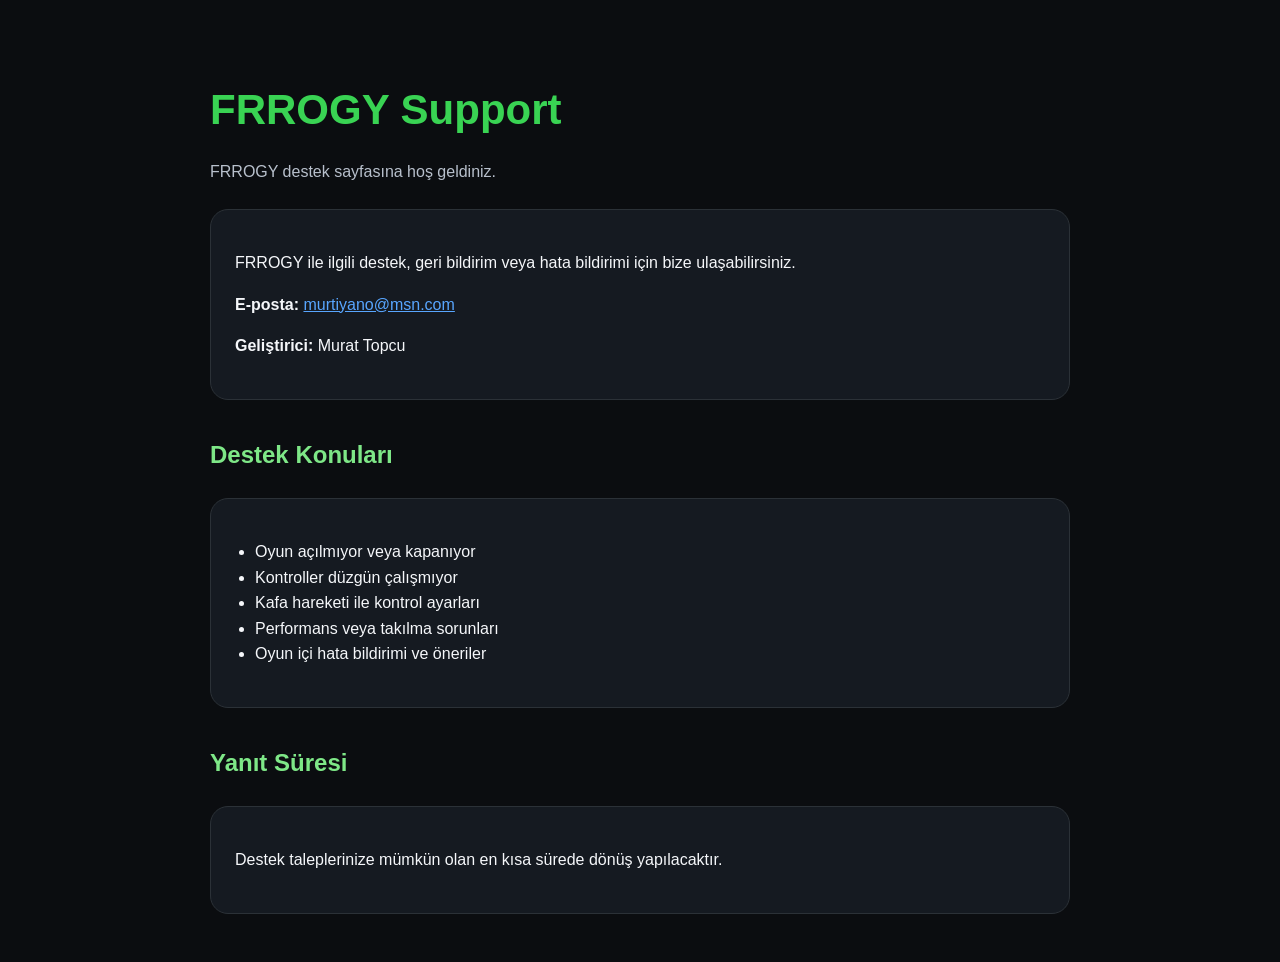
<file: index.html>
<!DOCTYPE html>
<html lang="tr">
<head>
  <meta charset="UTF-8" />
  <meta name="viewport" content="width=device-width, initial-scale=1.0" />
  <title>FRROGY Support</title>
  <style>
    body {
      margin: 0;
      font-family: -apple-system, BlinkMacSystemFont, "Segoe UI", Roboto, Arial, sans-serif;
      background: #0b0d10;
      color: #f5f7fa;
      line-height: 1.6;
    }
    .wrap {
      max-width: 860px;
      margin: 0 auto;
      padding: 48px 24px;
    }
    h1 { color: #39d353; font-size: 42px; margin-bottom: 8px; }
    h2 { color: #7ee787; margin-top: 36px; }
    .card {
      background: #151a21;
      border: 1px solid #2b3137;
      border-radius: 18px;
      padding: 24px;
      margin-top: 24px;
    }
    a { color: #58a6ff; }
    ul { padding-left: 20px; }
    .muted { color: #b8c0cc; }
  </style>
</head>
<body>
  <div class="wrap">
    <h1>FRROGY Support</h1>
    <p class="muted">FRROGY destek sayfasına hoş geldiniz.</p>

    <div class="card">
      <p>FRROGY ile ilgili destek, geri bildirim veya hata bildirimi için bize ulaşabilirsiniz.</p>
      <p><strong>E-posta:</strong> <a href="mailto:murtiyano@msn.com">murtiyano@msn.com</a></p>
      <p><strong>Geliştirici:</strong> Murat Topcu</p>
    </div>

    <h2>Destek Konuları</h2>
    <div class="card">
      <ul>
        <li>Oyun açılmıyor veya kapanıyor</li>
        <li>Kontroller düzgün çalışmıyor</li>
        <li>Kafa hareketi ile kontrol ayarları</li>
        <li>Performans veya takılma sorunları</li>
        <li>Oyun içi hata bildirimi ve öneriler</li>
      </ul>
    </div>

    <h2>Yanıt Süresi</h2>
    <div class="card">
      <p>Destek taleplerinize mümkün olan en kısa sürede dönüş yapılacaktır.</p>
    </div>
  </div>
</body>
</html>
</file>
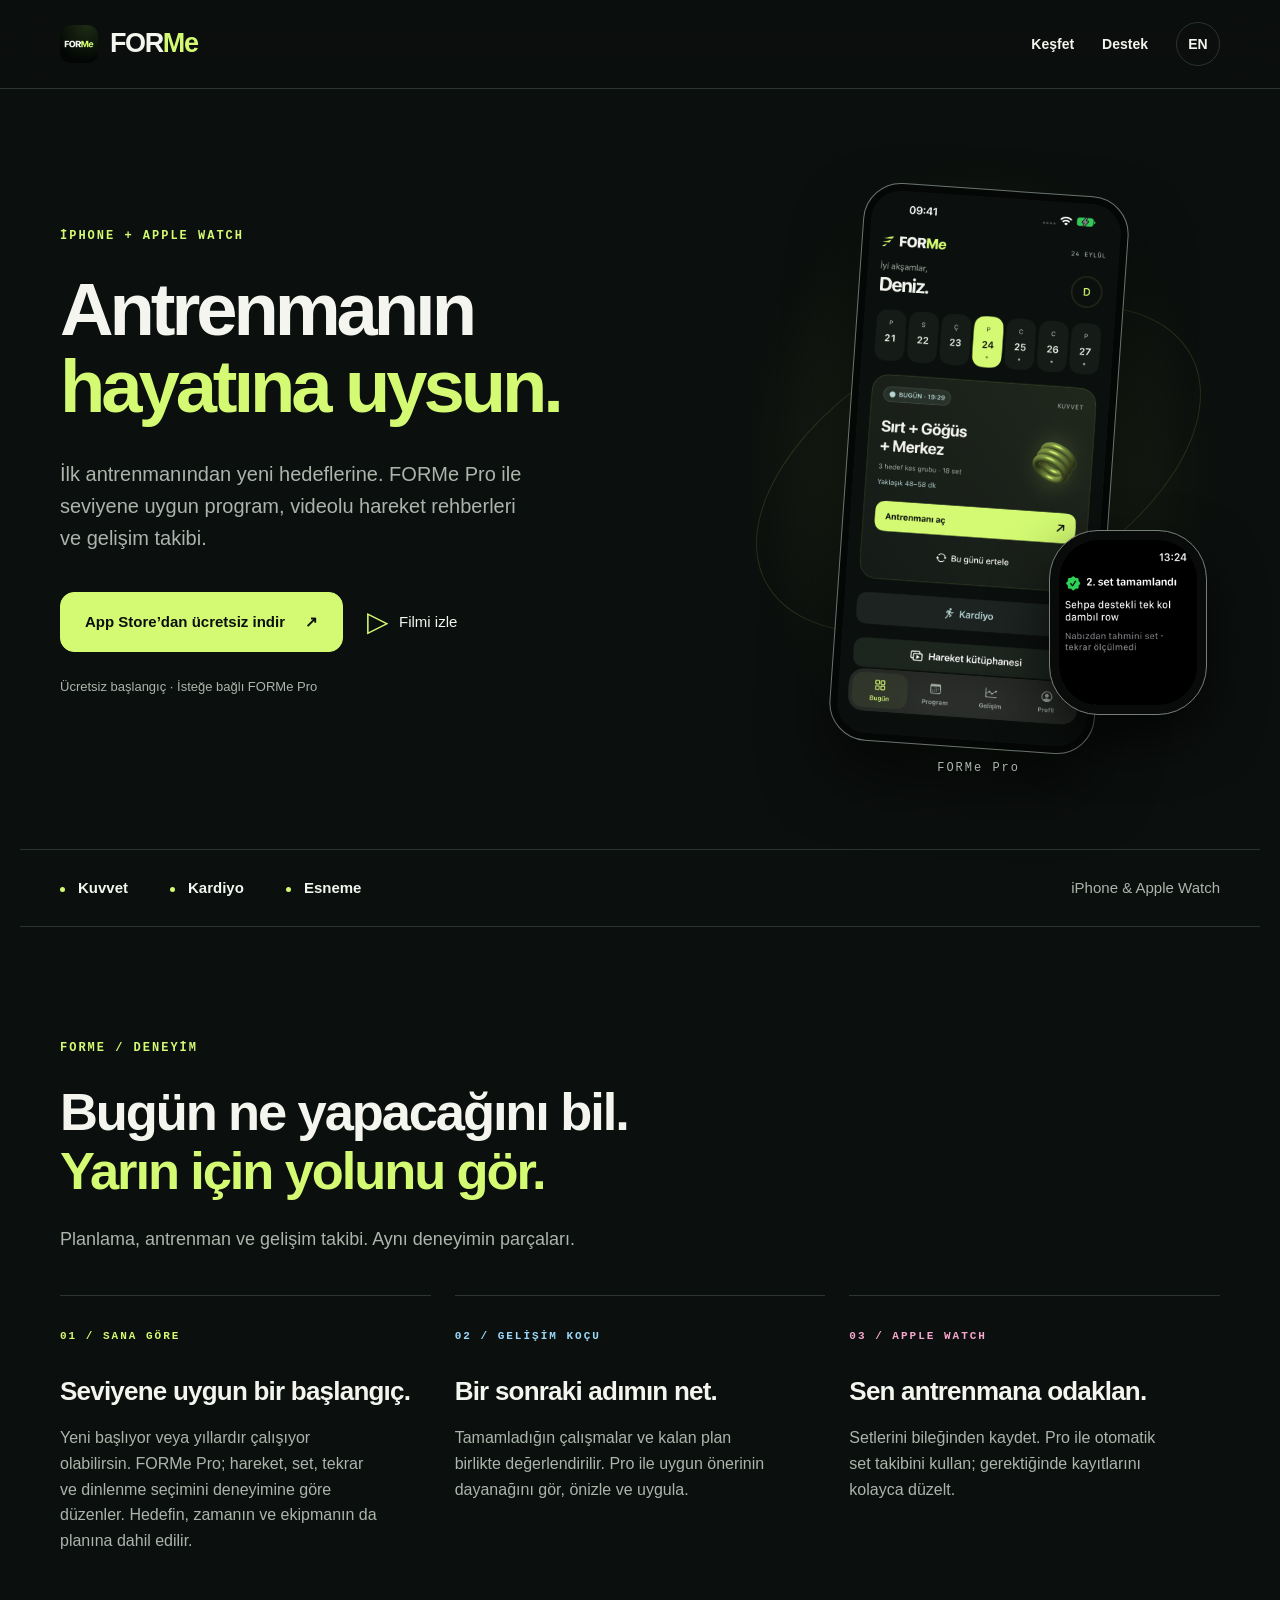
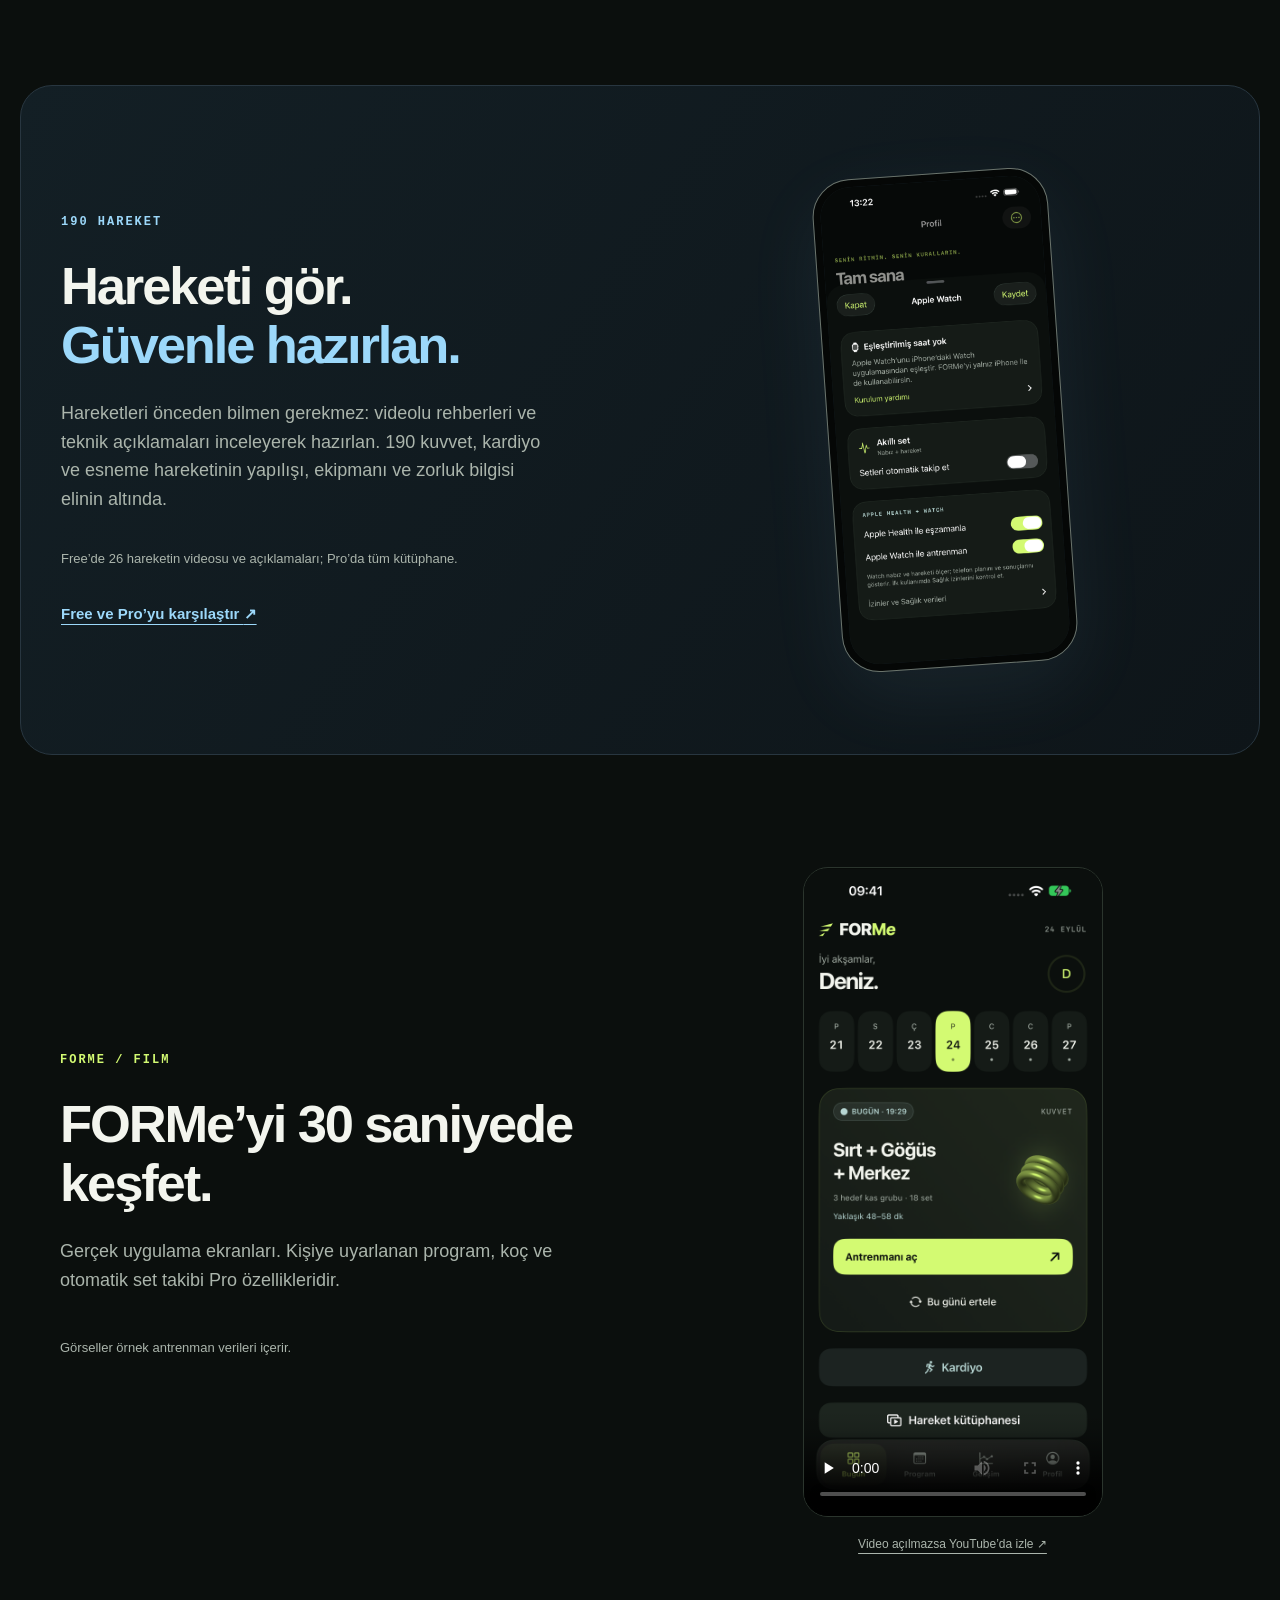
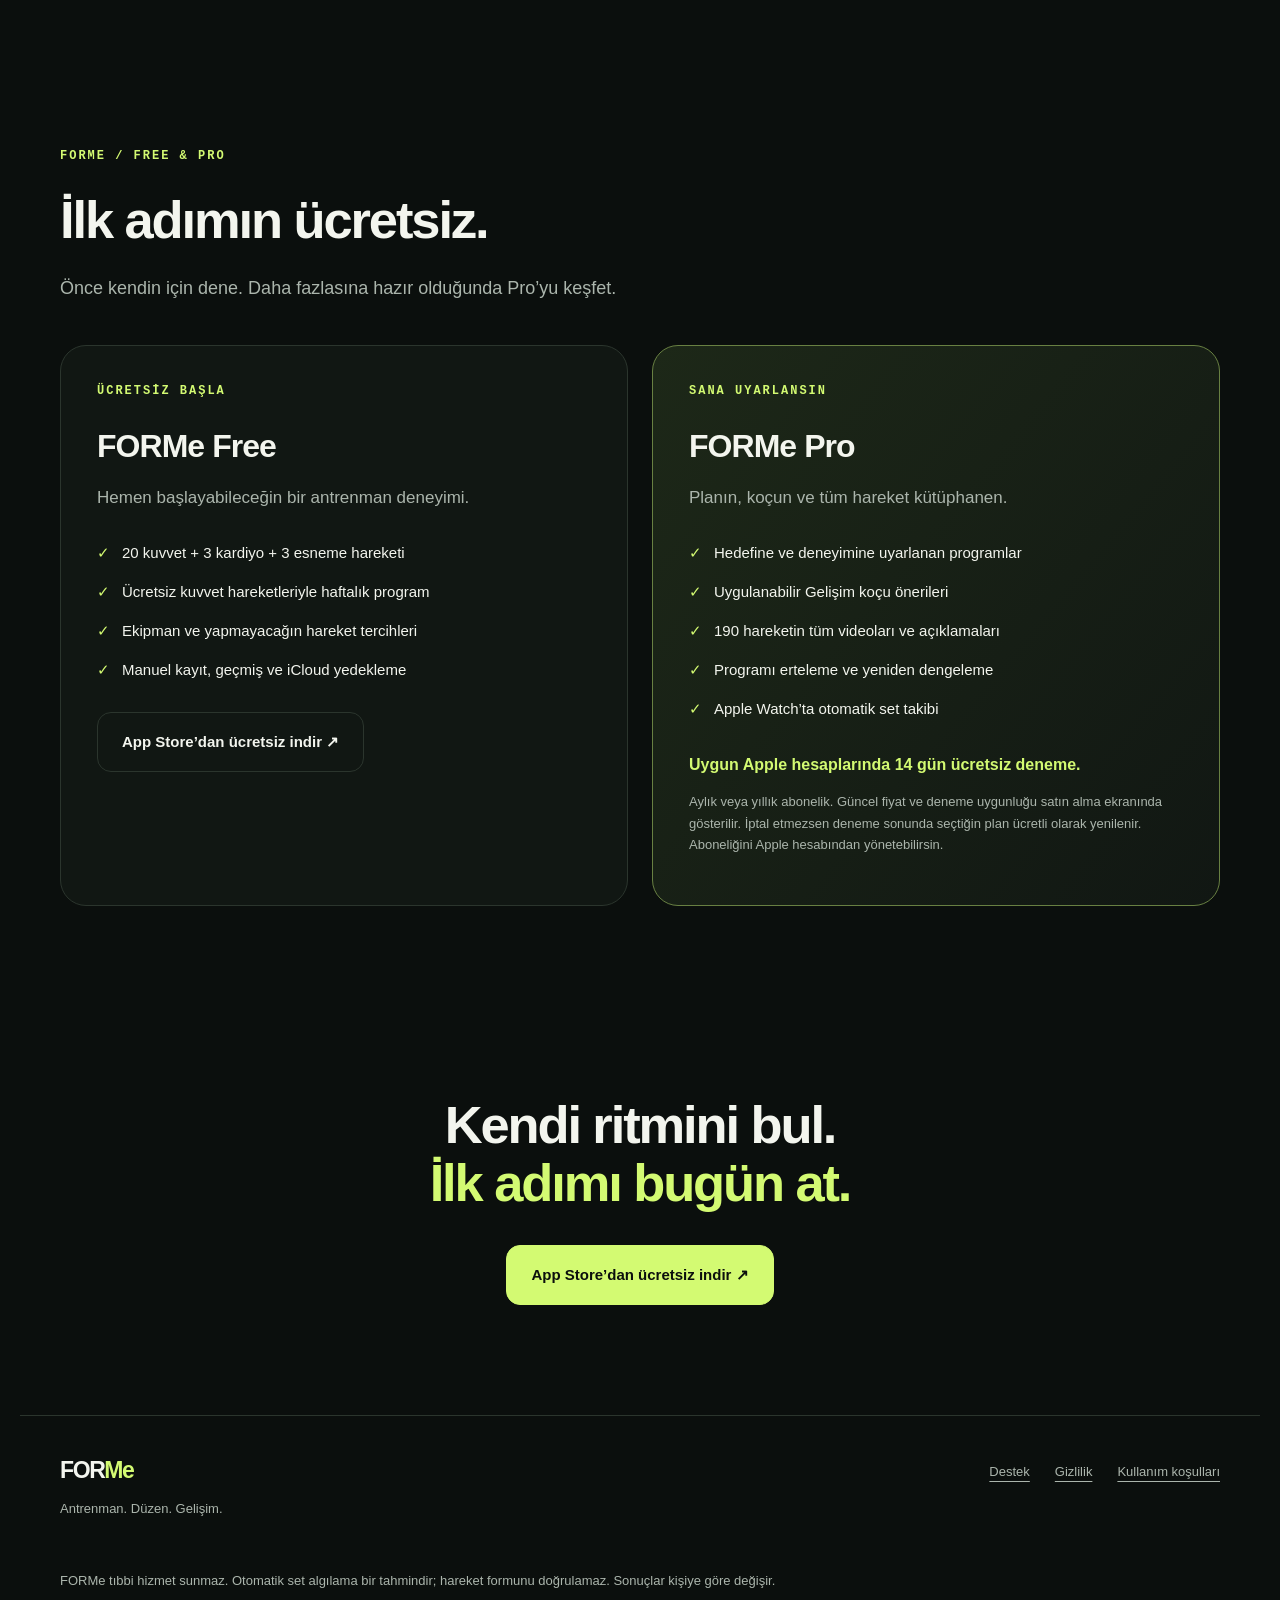
<file: forme/index.html>
<!doctype html>
<html lang="tr"><head><meta charset="utf-8"><meta name="viewport" content="width=device-width,initial-scale=1,viewport-fit=cover">
<title>FORMe: Antrenman ve Koç — Antrenmanın hayatına uysun</title><meta name="description" content="Spora yeni başlayanlardan ileri seviyeye. FORMe Pro ile seviyene uygun program, videolu hareket rehberleri ve gelişim koçu. iPhone ve Apple Watch’ta ücretsiz başla."><meta name="theme-color" content="#0B0F0D">
<meta name="apple-itunes-app" content="app-id=6815143103"><link rel="canonical" href="https://murat1984bjk.github.io/forme/">
<link rel="alternate" hreflang="tr" href="https://murat1984bjk.github.io/forme/"><link rel="alternate" hreflang="en" href="https://murat1984bjk.github.io/forme/en/"><link rel="alternate" hreflang="x-default" href="https://murat1984bjk.github.io/forme/">
<meta property="og:type" content="website"><meta property="og:site_name" content="FORMe"><meta property="og:title" content="FORMe: Antrenman ve Koç — Antrenmanın hayatına uysun"><meta property="og:description" content="Spora yeni başlayanlardan ileri seviyeye. FORMe Pro ile seviyene uygun program, videolu hareket rehberleri ve gelişim koçu. iPhone ve Apple Watch’ta ücretsiz başla."><meta property="og:url" content="https://murat1984bjk.github.io/forme/"><meta property="og:image" content="https://murat1984bjk.github.io/forme/assets/share-tr.png"><meta property="og:locale" content="tr_TR"><meta name="twitter:card" content="summary_large_image">
<link rel="icon" href="assets/icon.png"><link rel="apple-touch-icon" href="assets/apple-touch-icon.png"><link rel="stylesheet" href="assets/product.css">
<script type="application/ld+json">{"@context": "https://schema.org", "@type": "SoftwareApplication", "name": "FORMe: Antrenman ve Koç", "url": "https://murat1984bjk.github.io/forme/", "downloadUrl": "https://apps.apple.com/app/id6815143103", "operatingSystem": "iOS 17.0 or later; watchOS 10.0 or later", "applicationCategory": "HealthApplication", "description": "Spora yeni başlayanlardan ileri seviyeye. FORMe Pro ile seviyene uygun program, videolu hareket rehberleri ve gelişim koçu. iPhone ve Apple Watch’ta ücretsiz başla.", "inLanguage": "tr", "image": "https://murat1984bjk.github.io/forme/assets/icon.png", "offers": {"@type": "Offer", "price": "0", "priceCurrency": "USD", "description": "Free download with optional in-app subscriptions"}, "author": {"@type": "Person", "name": "Murat Topcu"}}</script></head>
<body><a class="skip" href="#main">İçeriğe geç</a>
<header><div class="wrap nav"><a class="brand" href="./" aria-label="FORMe"><img src="assets/icon.png" alt="" width="38" height="38"><span>FOR<span class="accent">Me</span></span></a><nav aria-label="FORMe"><a href="#experience">Keşfet</a><a href="./support/?lang=tr">Destek</a><a class="language" href="en/" lang="en" hreflang="en">EN</a></nav></div></header>
<main id="main"><section class="hero wrap"><div class="hero-copy"><p class="kicker">iPhone + Apple Watch</p><h1>Antrenmanın<br><em>hayatına uysun.</em></h1><p class="lead">İlk antrenmanından yeni hedeflerine. FORMe Pro ile seviyene uygun program, videolu hareket rehberleri ve gelişim takibi.</p><div class="actions"><a class="button primary" href="https://apps.apple.com/app/id6815143103">App Store’dan ücretsiz indir <span aria-hidden="true">↗</span></a><a class="film-link" href="#film"><span aria-hidden="true">▷</span> Filmi izle</a></div><p class="fine">Ücretsiz başlangıç · İsteğe bağlı FORMe Pro</p></div><div class="hero-art"><div class="orbit" aria-hidden="true"></div><img class="phone" src="assets/product-today-tr.png" alt="FORMe Bugün ekranı" width="1320" height="2868" fetchpriority="high"><img class="watch" src="assets/product-watch-tr.png" alt="FORMe Apple Watch set takibi" width="396" height="484"><span class="art-label">FORMe Pro</span></div></section>
<div class="disciplines wrap"><span>Kuvvet</span><span>Kardiyo</span><span>Esneme</span><span class="platform">iPhone & Apple Watch</span></div>
<section id="experience" class="wrap section"><p class="kicker">FORMe / DENEYİM</p><h2>Bugün ne yapacağını bil.<br><em>Yarın için yolunu gör.</em></h2><p class="section-note">Planlama, antrenman ve gelişim takibi. Aynı deneyimin parçaları.</p><div class="features"><article class="feature"><p class="kicker">01 / SANA GÖRE</p><h3>Seviyene uygun bir başlangıç.</h3><p>Yeni başlıyor veya yıllardır çalışıyor olabilirsin. FORMe Pro; hareket, set, tekrar ve dinlenme seçimini deneyimine göre düzenler. Hedefin, zamanın ve ekipmanın da planına dahil edilir.</p></article><article class="feature"><p class="kicker">02 / GELİŞİM KOÇU</p><h3>Bir sonraki adımın net.</h3><p>Tamamladığın çalışmalar ve kalan plan birlikte değerlendirilir. Pro ile uygun önerinin dayanağını gör, önizle ve uygula.</p></article><article class="feature"><p class="kicker">03 / APPLE WATCH</p><h3>Sen antrenmana odaklan.</h3><p>Setlerini bileğinden kaydet. Pro ile otomatik set takibini kullan; gerektiğinde kayıtlarını kolayca düzelt.</p></article></div></section>
<section class="wrap library"><div><p class="kicker">190 HAREKET</p><h2>Hareketi gör.<br><em>Güvenle hazırlan.</em></h2><p class="lead">Hareketleri önceden bilmen gerekmez: videolu rehberleri ve teknik açıklamaları inceleyerek hazırlan. 190 kuvvet, kardiyo ve esneme hareketinin yapılışı, ekipmanı ve zorluk bilgisi elinin altında.</p><p class="fine">Free’de 26 hareketin videosu ve açıklamaları; Pro’da tüm kütüphane.</p><a class="text-link" href="#plans">Free ve Pro’yu karşılaştır <span aria-hidden="true">↗</span></a></div><div class="library-art"><img class="phone" src="assets/product-training-tr.png" alt="FORMe hareket videosu ve antrenman ekranı" width="1320" height="2868" loading="lazy"></div></section>
<section id="film" class="wrap section film-section"><div><p class="kicker">FORMe / FILM</p><h2>FORMe’yi 30 saniyede keşfet.</h2><p class="section-note">Gerçek uygulama ekranları. Kişiye uyarlanan program, koç ve otomatik set takibi Pro özellikleridir.</p><p class="fine">Görseller örnek antrenman verileri içerir.</p></div><div class="film-player"><video controls playsinline preload="none" poster="assets/product-today-tr.png" aria-label="FORMe Türkçe tanıtım filmi"><source src="assets/FORMe-film-tr.mp4" type="video/mp4"></video><a class="fine" href="https://www.youtube.com/watch?v=z62a8TvuBwM">Video açılmazsa YouTube’da izle ↗</a></div></section>
<section id="plans" class="wrap section"><p class="kicker">FORMe / FREE & PRO</p><h2>İlk adımın ücretsiz.</h2><p class="section-note">Önce kendin için dene. Daha fazlasına hazır olduğunda Pro’yu keşfet.</p><div class="plans"><article class="plan"><p class="kicker">Ücretsiz başla</p><h3>FORMe Free</h3><p>Hemen başlayabileceğin bir antrenman deneyimi.</p><ul><li>20 kuvvet + 3 kardiyo + 3 esneme hareketi</li><li>Ücretsiz kuvvet hareketleriyle haftalık program</li><li>Ekipman ve yapmayacağın hareket tercihleri</li><li>Manuel kayıt, geçmiş ve iCloud yedekleme</li></ul><a class="button" href="https://apps.apple.com/app/id6815143103">App Store’dan ücretsiz indir ↗</a></article><article class="plan pro"><p class="kicker">Sana uyarlansın</p><h3>FORMe Pro</h3><p>Planın, koçun ve tüm hareket kütüphanen.</p><ul><li>Hedefine ve deneyimine uyarlanan programlar</li><li>Uygulanabilir Gelişim koçu önerileri</li><li>190 hareketin tüm videoları ve açıklamaları</li><li>Programı erteleme ve yeniden dengeleme</li><li>Apple Watch’ta otomatik set takibi</li></ul><strong>Uygun Apple hesaplarında 14 gün ücretsiz deneme.</strong><p class="fine">Aylık veya yıllık abonelik. Güncel fiyat ve deneme uygunluğu satın alma ekranında gösterilir. İptal etmezsen deneme sonunda seçtiğin plan ücretli olarak yenilenir. Aboneliğini Apple hesabından yönetebilirsin.</p></article></div></section>
<section class="closing wrap"><h2>Kendi ritmini bul.<br><em>İlk adımı bugün at.</em></h2><a class="button primary" href="https://apps.apple.com/app/id6815143103">App Store’dan ücretsiz indir ↗</a></section></main>
<footer class="wrap"><div><span class="brand">FOR<span class="accent">Me</span></span><p>Antrenman. Düzen. Gelişim.</p></div><nav><a href="./support/?lang=tr">Destek</a><a href="./privacy/?lang=tr">Gizlilik</a><a href="https://www.apple.com/legal/internet-services/itunes/dev/stdeula/">Kullanım koşulları</a></nav><p class="fine disclaimer">FORMe tıbbi hizmet sunmaz. Otomatik set algılama bir tahmindir; hareket formunu doğrulamaz. Sonuçlar kişiye göre değişir.</p></footer></body></html>
</file>
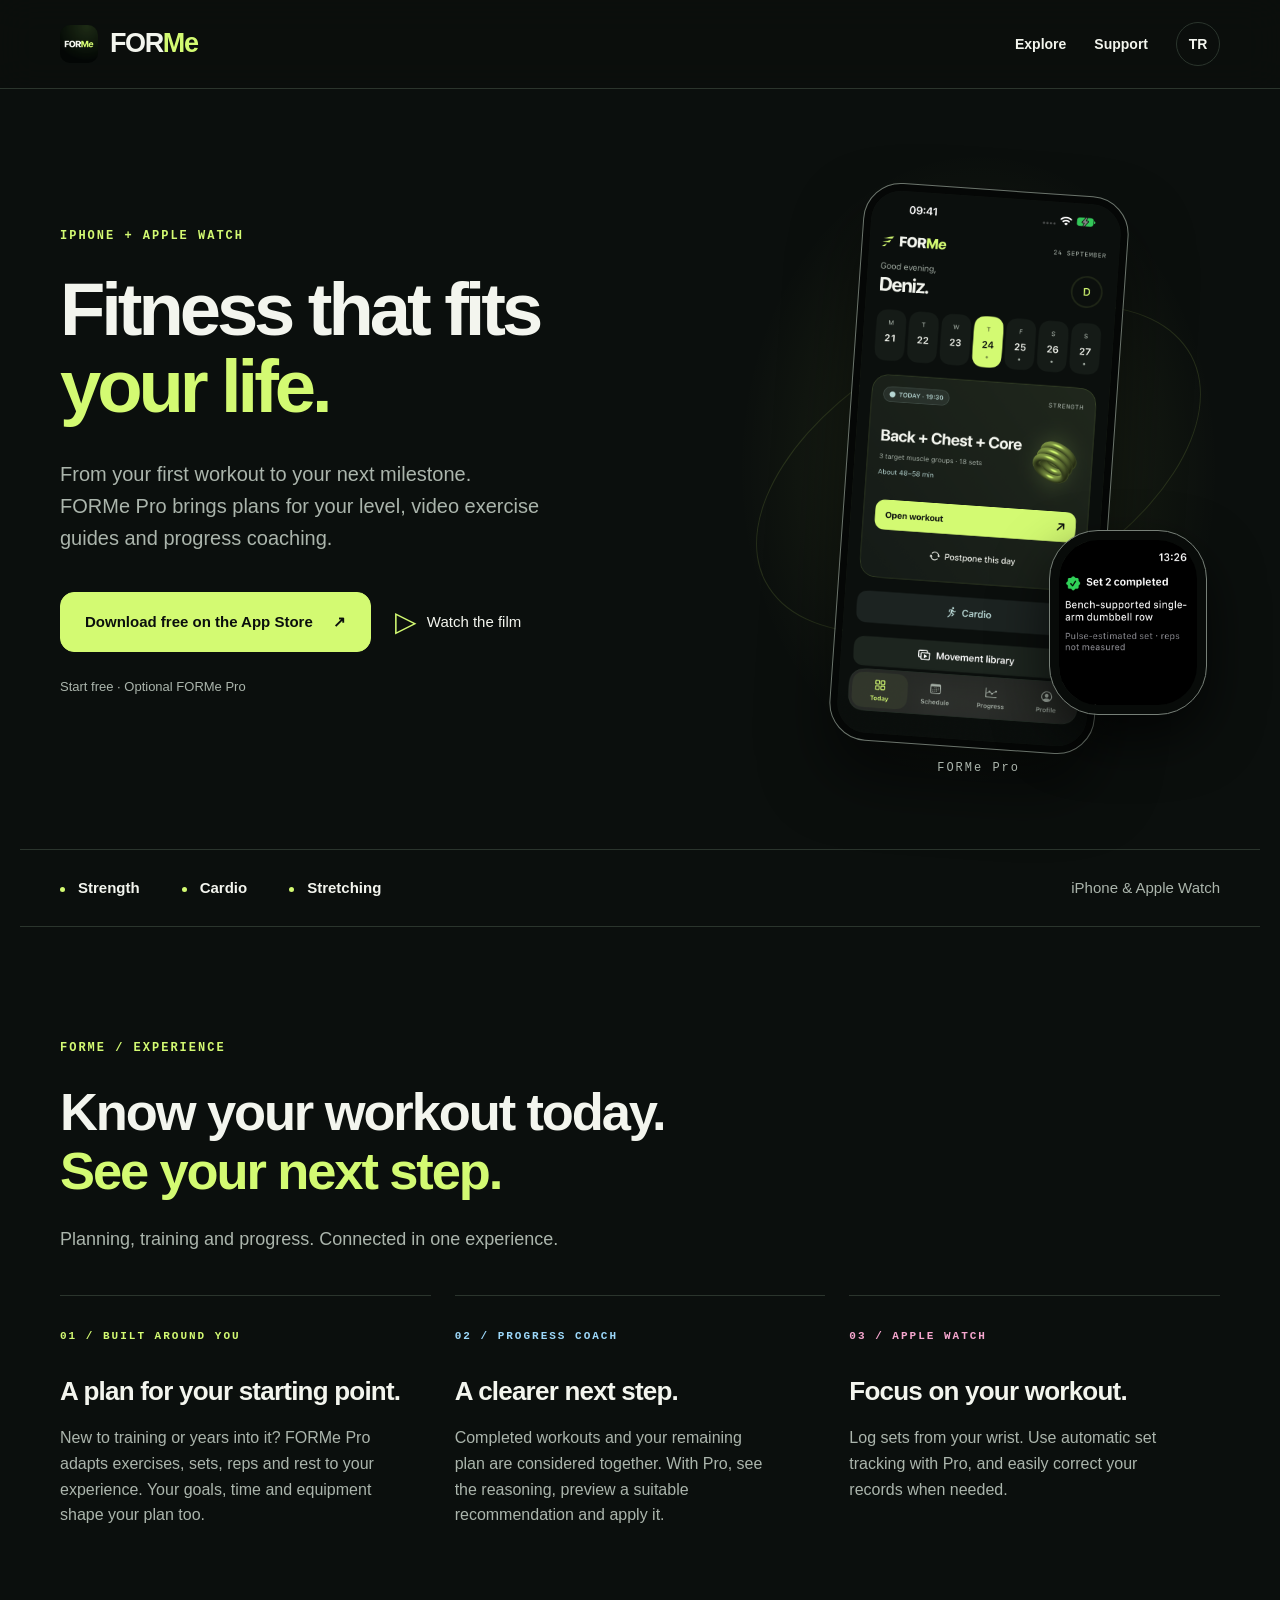
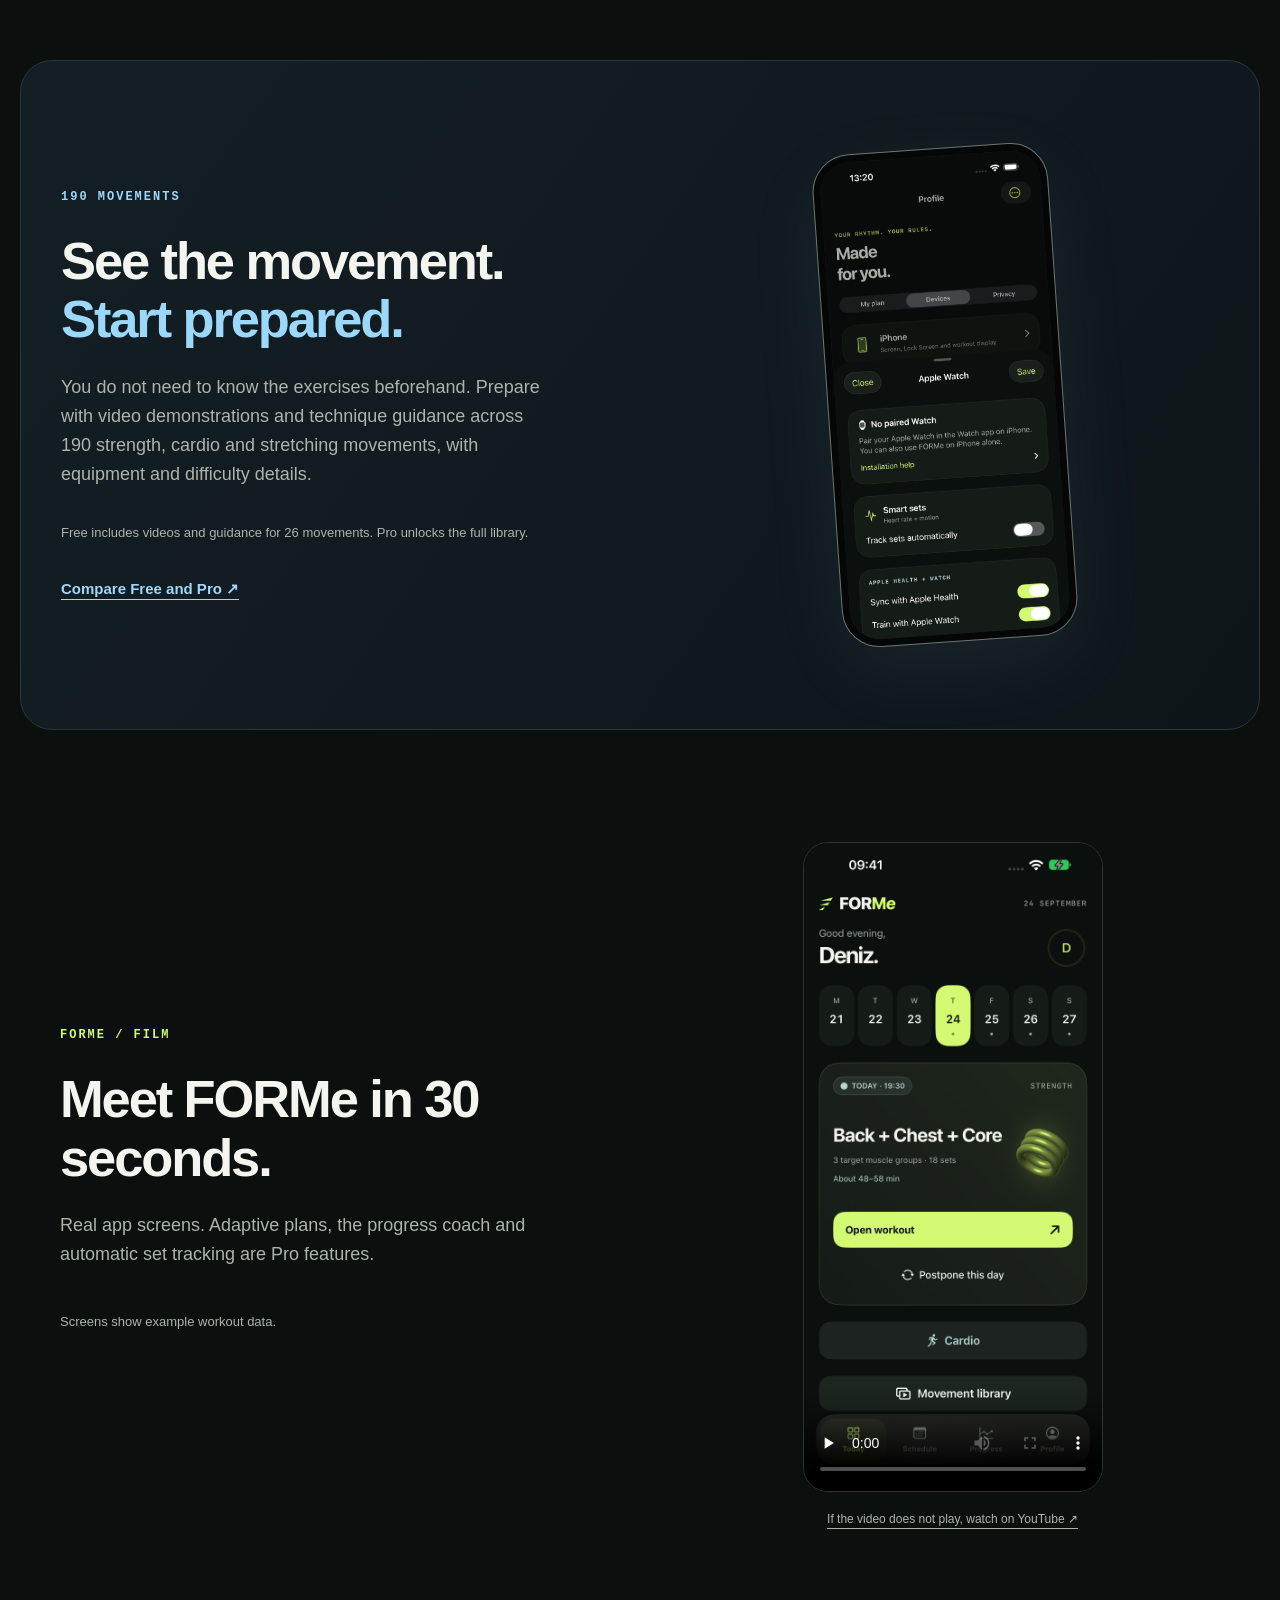
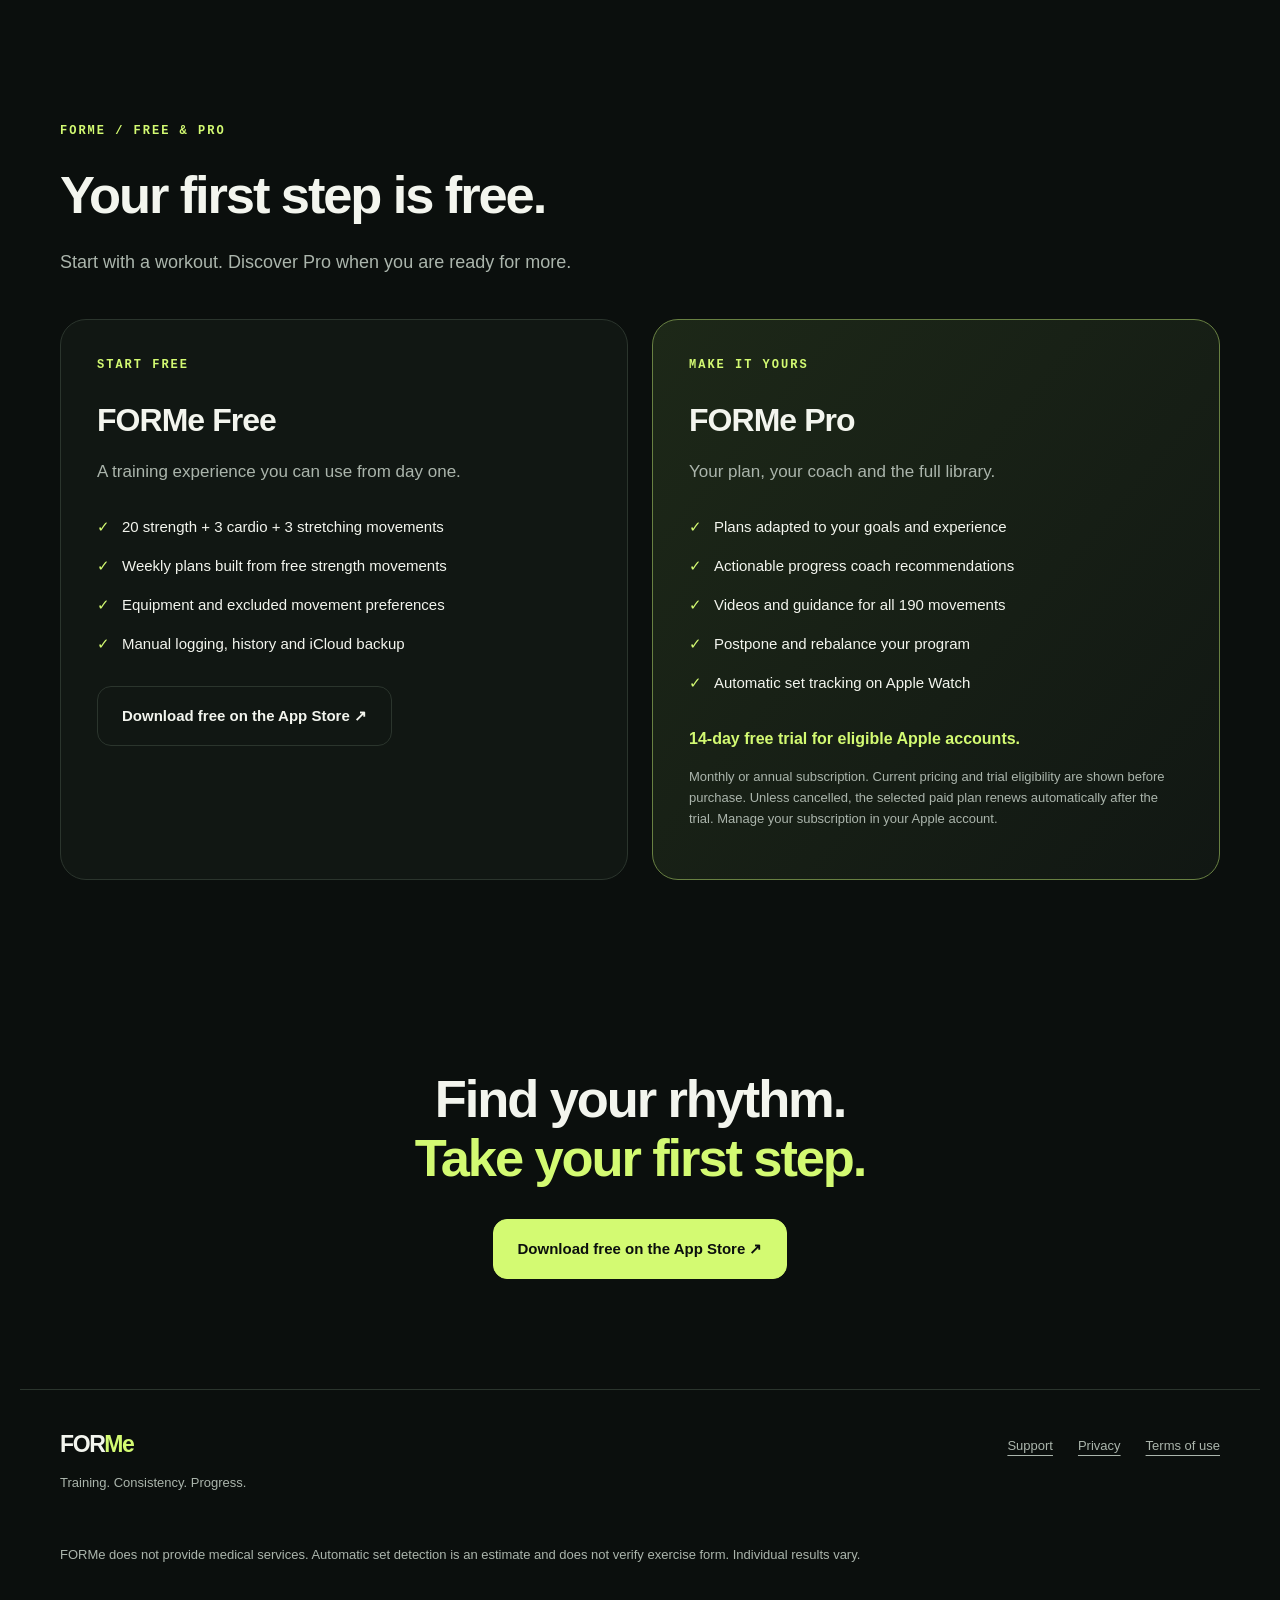
<file: forme/en/index.html>
<!doctype html>
<html lang="en"><head><meta charset="utf-8"><meta name="viewport" content="width=device-width,initial-scale=1,viewport-fit=cover">
<title>FORMe: Workout &amp; Coach — Fitness that fits your life</title><meta name="description" content="From beginner to advanced. FORMe Pro offers plans for your level, video exercise guides and a progress coach. Start free on iPhone and Apple Watch."><meta name="theme-color" content="#0B0F0D">
<meta name="apple-itunes-app" content="app-id=6815143103"><link rel="canonical" href="https://murat1984bjk.github.io/forme/en/">
<link rel="alternate" hreflang="tr" href="https://murat1984bjk.github.io/forme/"><link rel="alternate" hreflang="en" href="https://murat1984bjk.github.io/forme/en/"><link rel="alternate" hreflang="x-default" href="https://murat1984bjk.github.io/forme/">
<meta property="og:type" content="website"><meta property="og:site_name" content="FORMe"><meta property="og:title" content="FORMe: Workout &amp; Coach — Fitness that fits your life"><meta property="og:description" content="From beginner to advanced. FORMe Pro offers plans for your level, video exercise guides and a progress coach. Start free on iPhone and Apple Watch."><meta property="og:url" content="https://murat1984bjk.github.io/forme/en/"><meta property="og:image" content="https://murat1984bjk.github.io/forme/assets/share-en.png"><meta property="og:locale" content="en_US"><meta name="twitter:card" content="summary_large_image">
<link rel="icon" href="../assets/icon.png"><link rel="apple-touch-icon" href="../assets/apple-touch-icon.png"><link rel="stylesheet" href="../assets/product.css">
<script type="application/ld+json">{"@context": "https://schema.org", "@type": "SoftwareApplication", "name": "FORMe: Workout & Coach", "url": "https://murat1984bjk.github.io/forme/en/", "downloadUrl": "https://apps.apple.com/app/id6815143103", "operatingSystem": "iOS 17.0 or later; watchOS 10.0 or later", "applicationCategory": "HealthApplication", "description": "From beginner to advanced. FORMe Pro offers plans for your level, video exercise guides and a progress coach. Start free on iPhone and Apple Watch.", "inLanguage": "en", "image": "https://murat1984bjk.github.io/forme/assets/icon.png", "offers": {"@type": "Offer", "price": "0", "priceCurrency": "USD", "description": "Free download with optional in-app subscriptions"}, "author": {"@type": "Person", "name": "Murat Topcu"}}</script></head>
<body><a class="skip" href="#main">Skip to content</a>
<header><div class="wrap nav"><a class="brand" href="../" aria-label="FORMe"><img src="../assets/icon.png" alt="" width="38" height="38"><span>FOR<span class="accent">Me</span></span></a><nav aria-label="FORMe"><a href="#experience">Explore</a><a href="../support/?lang=en">Support</a><a class="language" href="../" lang="tr" hreflang="tr">TR</a></nav></div></header>
<main id="main"><section class="hero wrap"><div class="hero-copy"><p class="kicker">iPhone + Apple Watch</p><h1>Fitness that fits<br><em>your life.</em></h1><p class="lead">From your first workout to your next milestone. FORMe Pro brings plans for your level, video exercise guides and progress coaching.</p><div class="actions"><a class="button primary" href="https://apps.apple.com/app/id6815143103">Download free on the App Store <span aria-hidden="true">↗</span></a><a class="film-link" href="#film"><span aria-hidden="true">▷</span> Watch the film</a></div><p class="fine">Start free · Optional FORMe Pro</p></div><div class="hero-art"><div class="orbit" aria-hidden="true"></div><img class="phone" src="../assets/product-today-en.png" alt="FORMe Today screen" width="1320" height="2868" fetchpriority="high"><img class="watch" src="../assets/product-watch-en.png" alt="FORMe Apple Watch set tracking" width="396" height="484"><span class="art-label">FORMe Pro</span></div></section>
<div class="disciplines wrap"><span>Strength</span><span>Cardio</span><span>Stretching</span><span class="platform">iPhone & Apple Watch</span></div>
<section id="experience" class="wrap section"><p class="kicker">FORMe / EXPERIENCE</p><h2>Know your workout today.<br><em>See your next step.</em></h2><p class="section-note">Planning, training and progress. Connected in one experience.</p><div class="features"><article class="feature"><p class="kicker">01 / BUILT AROUND YOU</p><h3>A plan for your starting point.</h3><p>New to training or years into it? FORMe Pro adapts exercises, sets, reps and rest to your experience. Your goals, time and equipment shape your plan too.</p></article><article class="feature"><p class="kicker">02 / PROGRESS COACH</p><h3>A clearer next step.</h3><p>Completed workouts and your remaining plan are considered together. With Pro, see the reasoning, preview a suitable recommendation and apply it.</p></article><article class="feature"><p class="kicker">03 / APPLE WATCH</p><h3>Focus on your workout.</h3><p>Log sets from your wrist. Use automatic set tracking with Pro, and easily correct your records when needed.</p></article></div></section>
<section class="wrap library"><div><p class="kicker">190 MOVEMENTS</p><h2>See the movement.<br><em>Start prepared.</em></h2><p class="lead">You do not need to know the exercises beforehand. Prepare with video demonstrations and technique guidance across 190 strength, cardio and stretching movements, with equipment and difficulty details.</p><p class="fine">Free includes videos and guidance for 26 movements. Pro unlocks the full library.</p><a class="text-link" href="#plans">Compare Free and Pro <span aria-hidden="true">↗</span></a></div><div class="library-art"><img class="phone" src="../assets/product-training-en.png" alt="FORMe exercise video and workout screen" width="1320" height="2868" loading="lazy"></div></section>
<section id="film" class="wrap section film-section"><div><p class="kicker">FORMe / FILM</p><h2>Meet FORMe in 30 seconds.</h2><p class="section-note">Real app screens. Adaptive plans, the progress coach and automatic set tracking are Pro features.</p><p class="fine">Screens show example workout data.</p></div><div class="film-player"><video controls playsinline preload="none" poster="../assets/product-today-en.png" aria-label="FORMe English introduction film"><source src="../assets/FORMe-film-en.mp4" type="video/mp4"></video><a class="fine" href="https://www.youtube.com/watch?v=CFWq-C4euYQ">If the video does not play, watch on YouTube ↗</a></div></section>
<section id="plans" class="wrap section"><p class="kicker">FORMe / FREE & PRO</p><h2>Your first step is free.</h2><p class="section-note">Start with a workout. Discover Pro when you are ready for more.</p><div class="plans"><article class="plan"><p class="kicker">Start free</p><h3>FORMe Free</h3><p>A training experience you can use from day one.</p><ul><li>20 strength + 3 cardio + 3 stretching movements</li><li>Weekly plans built from free strength movements</li><li>Equipment and excluded movement preferences</li><li>Manual logging, history and iCloud backup</li></ul><a class="button" href="https://apps.apple.com/app/id6815143103">Download free on the App Store ↗</a></article><article class="plan pro"><p class="kicker">Make it yours</p><h3>FORMe Pro</h3><p>Your plan, your coach and the full library.</p><ul><li>Plans adapted to your goals and experience</li><li>Actionable progress coach recommendations</li><li>Videos and guidance for all 190 movements</li><li>Postpone and rebalance your program</li><li>Automatic set tracking on Apple Watch</li></ul><strong>14-day free trial for eligible Apple accounts.</strong><p class="fine">Monthly or annual subscription. Current pricing and trial eligibility are shown before purchase. Unless cancelled, the selected paid plan renews automatically after the trial. Manage your subscription in your Apple account.</p></article></div></section>
<section class="closing wrap"><h2>Find your rhythm.<br><em>Take your first step.</em></h2><a class="button primary" href="https://apps.apple.com/app/id6815143103">Download free on the App Store ↗</a></section></main>
<footer class="wrap"><div><span class="brand">FOR<span class="accent">Me</span></span><p>Training. Consistency. Progress.</p></div><nav><a href="../support/?lang=en">Support</a><a href="../privacy/?lang=en">Privacy</a><a href="https://www.apple.com/legal/internet-services/itunes/dev/stdeula/">Terms of use</a></nav><p class="fine disclaimer">FORMe does not provide medical services. Automatic set detection is an estimate and does not verify exercise form. Individual results vary.</p></footer></body></html>
</file>
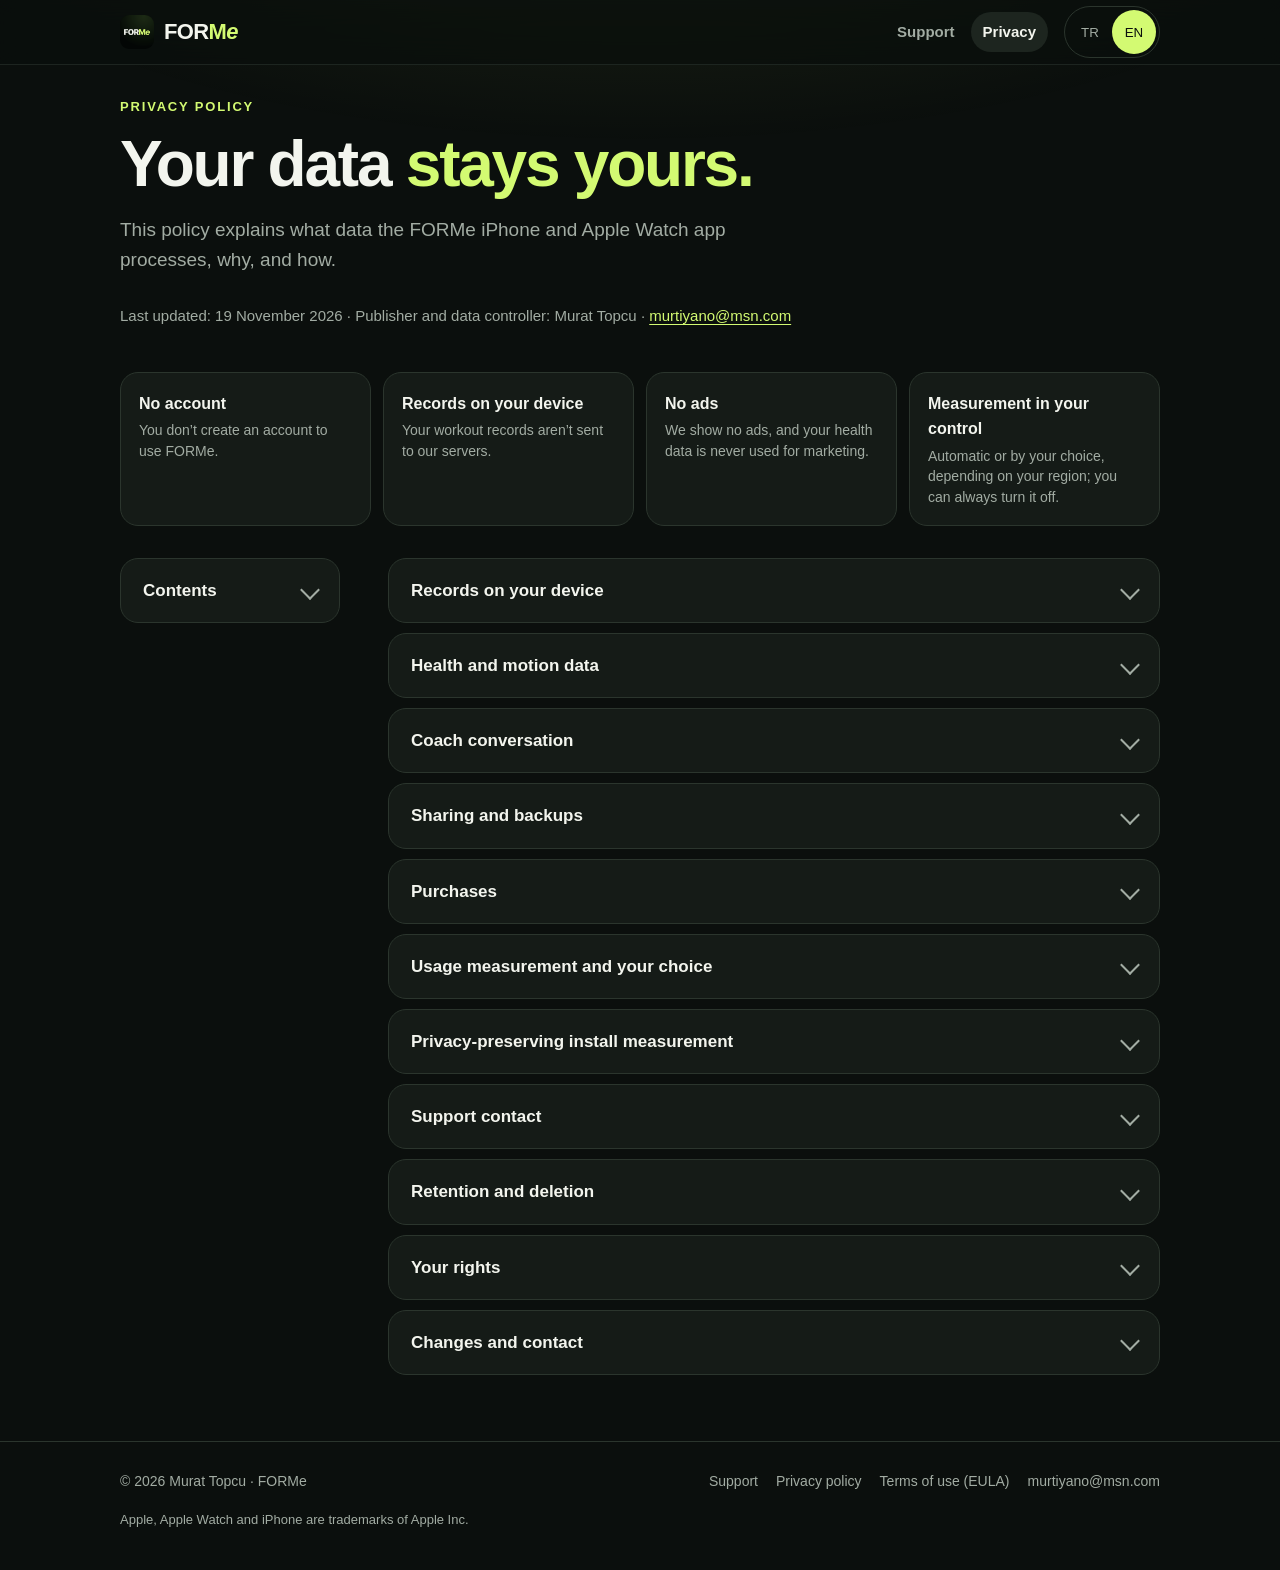
<file: forme/privacy/index.html>
<!doctype html>
<html lang="tr" data-title-tr="FORMe Gizlilik Politikası" data-title-en="FORMe Privacy Policy">
<head>
<meta charset="utf-8">
<meta name="viewport" content="width=device-width, initial-scale=1, viewport-fit=cover">
<title>FORMe Gizlilik Politikası</title>
<meta name="description" content="FORMe gizlilik politikası: hangi verileri nasıl işlediğimiz ve haklarınız. FORMe privacy policy.">
<meta name="theme-color" content="#0B0F0D">
<link rel="icon" href="../assets/icon.png">
<link rel="apple-touch-icon" href="../assets/apple-touch-icon.png">
<link rel="alternate" hreflang="tr" href="https://murat1984bjk.github.io/forme/privacy/?lang=tr">
<link rel="alternate" hreflang="en" href="https://murat1984bjk.github.io/forme/privacy/?lang=en">
<link rel="stylesheet" href="../assets/site.css">
<script src="../assets/lang.js"></script>
</head>
<body>
<div class="glow" aria-hidden="true"></div>
<header class="top">
  <div class="wrap">
    <a class="brand" href="../support/"><img src="../assets/icon.png" alt="" width="34" height="34"><span class="wordmark">FOR<b>M</b><i>e</i></span></a>
    <nav class="links" aria-label="FORMe">
      <a href="../support/"><span class="t-tr" lang="tr">Destek</span><span class="t-en" lang="en">Support</span></a>
      <a href="./" aria-current="page"><span class="t-tr" lang="tr">Gizlilik</span><span class="t-en" lang="en">Privacy</span></a>
    </nav>
    <div class="lang" role="group" aria-label="Dil / Language">
      <button type="button" data-set-lang="tr" aria-pressed="true">TR</button>
      <button type="button" data-set-lang="en" aria-pressed="false">EN</button>
    </div>
  </div>
</header>

<!-- ============================== TÜRKÇE ============================== -->
<main class="t-tr" lang="tr">
  <div class="wrap">
    <section style="padding-top:32px">
      <p class="eyebrow">Gizlilik politikası</p>
      <h1>Verilerin <em>sende.</em></h1>
      <p class="lead">Bu politika, FORMe iPhone ve Apple Watch uygulamasının hangi verileri, neden ve nasıl işlediğini açıklar.</p>
      <p class="meta">Son güncelleme: 19 Kasım 2026 · Yayıncı ve veri sorumlusu: Murat Topcu · <a href="mailto:murtiyano@msn.com">murtiyano@msn.com</a></p>
    </section>

    <div class="summary-grid" aria-label="Özet">
      <div class="pill"><strong>Hesap gerekmez</strong><span>FORMe’yi kullanmak için hesap oluşturmazsın.</span></div>
      <div class="pill"><strong>Kayıtlar cihazında</strong><span>Antrenman kayıtların bizim sunucumuza gönderilmez.</span></div>
      <div class="pill"><strong>Reklam yok</strong><span>Reklam göstermeyiz; sağlık verilerin pazarlamada kullanılmaz.</span></div>
      <div class="pill"><strong>Ölçüm senin kontrolünde</strong><span>Bölgene göre otomatik veya senin seçiminle; her zaman kapatabilirsin.</span></div>
    </div>

    <div class="policy">
      <nav class="toc" aria-label="İçindekiler"><details><summary>İçindekiler</summary><div class="a">
        <p>İçindekiler</p>
        <a href="#p-cihaz">Cihazında tutulan kayıtlar</a>
        <a href="#p-saglik">Sağlık ve hareket verileri</a>
        <a href="#p-sohbet">Koç sohbeti</a>
        <a href="#p-paylasim">Paylaşım ve yedek</a>
        <a href="#p-satin">Satın almalar</a>
        <a href="#p-analiz">Kullanım ölçümü ve seçimin</a>
        <a href="#p-indirme">Gizliliği koruyan indirme ölçümü</a>
        <a href="#p-destek">Destek iletişimi</a>
        <a href="#p-silme">Saklama ve silme</a>
        <a href="#p-haklar">Hakların</a>
        <a href="#p-degisiklik">Değişiklikler ve iletişim</a>
      </div></details></nav>
      <article>
        <details class="policy-topic" id="p-cihaz"><summary>Cihazında tutulan kayıtlar</summary><div class="a">
        <p>Profilin, programların, tercihlerin ve antrenman kayıtların iPhone’unda ve eşlediğin Apple Watch’ta saklanır. FORMe hesabı oluşturman gerekmez ve bu kayıtlar geliştiricinin sunucusuna gönderilmez.</p>

        </div></details><details class="policy-topic" id="p-saglik"><summary>Sağlık ve hareket verileri</summary><div class="a">
        <p>İzin verdiğin ölçüde FORMe, Apple Sağlık’tan antrenmanlarını, antrenman nabzını, aktif ve dinlenme enerjini, yürüme/koşu mesafeni, adımlarını ve antrenman eforunu okur. Antrenmanlarını, aktif enerjini, mesafeni, adımlarını ve seçtiğin efor puanını Sağlık’a yazar. Günlük hazırlığı ve vücut ağırlığını açarsan vücut ağırlığını, kalp atış hızı değişkenliğini, dinlenik nabzını ve uykunu da okur; bunları yalnızca antrenmanının yanında gösterir ve saklamaz. Her izni ayrı verir veya kapatırsın.</p>
        <p>Otomatik set özelliği, antrenman sırasında nabzını ve bilek hareketini değerlendirir; ham hareket örnekleri saatte işlenir.</p>
        <ul>
          <li>Sağlık verileri reklam, pazarlama veya veri madenciliği için kullanılmaz ve üçüncü taraflara satılmaz ya da aktarılmaz.</li>
          <li>Sağlık verisi içeren yerel dosyalar otomatik bulut yedeğinden hariç tutulur.</li>
          <li>İzinlerini <em>Sağlık → profil resmin → Gizlilik → Uygulamalar (veya Uygulamalar ve Servisler) → FORMe</em> bölümünden istediğin zaman değiştirebilirsin.</li>
        </ul>

        </div></details><details class="policy-topic" id="p-sohbet"><summary>Koç sohbeti</summary><div class="a">
        <p>Gelişim koçuyla sohbetin yalnızca o iPhone’da, son 100 mesaj olarak saklanır. iCloud’a, FORMe yedeklerine ve cihaz yedeklerine girmez; geliştiriciye veya başka bir sunucuya gönderilmez.</p>
        <p>Cevaplar kendi kayıtlarından, programından ve hareket rehberlerinden gelir. Apple Intelligence açık olan uyumlu iPhone’larda FORMe’nin kurallarla anlayamadığı ifadeleri Apple’ın cihaz üzerindeki modeli okur; mesajların cihazdan çıkmaz. Ağrıdan söz eden mesajlar modele verilmez. Sohbet tek başına programını değiştirmez; istekler, önizleyip onayladığın kartlara dönüşür.</p>
        <p>Sohbeti istediğin zaman silebilirsin; profili sıfırlamak da siler.</p>

        </div></details><details class="policy-topic" id="p-paylasim"><summary>Paylaşım ve yedek</summary><div class="a">
        <p>Veriler varsayılan olarak cihazında saklanır. <em>Profil → Verilerin seninle</em> bölümünden dosya yedeği oluşturabilir veya kendi Apple hesabının iCloud Drive alanına yedeklemeyi seçebilirsin. Otomatik yedekleme varsayılan olarak kapalıdır; açarsan seçtiğin aralıkta ve tamamlanan antrenmanlardan sonra kontrol edilir. Arka plan zamanlamasını iOS belirler.</p>
        <p>Yedek; profil, program, set/tekrar/süre/ağırlık kayıtları, koç geçmişi, ekipman ve salon tercihleri, esneme kayıtları, kişisel hareket videoları ve uygulama tercihlerini içerir. Nabız ve diğer Sağlık ölçümleri, kişisel nabız eşikleri ve Sağlık bağlantıları dahil edilmez. Yeni cihazdaki Sağlık izinleri ve Watch eşleştirmesi ayrıca yönetilir.</p>
        <p>iCloud yedeği geliştirici sunucusuna gönderilmez; Apple’ın işlettiği iCloud Drive’da tutulur ve Apple hesabının güvenlik, saklama ve hizmet koşulları geçerlidir. iCloud hesabı değiştiğinde otomatik yedekleme kapanır; yeni hesap için tekrar açabilirsin. Dışa aktardığın dosyanın hedefini sen seçersin. Geri yükleme mevcut kayıtların yerini almadan önce dosyaları doğrular ve onay ister; önceki yerel kayıt dizini kurtarma amacıyla cihazda tutulur.</p>

        </div></details><details class="policy-topic" id="p-satin"><summary>Satın almalar</summary><div class="a">
        <p>FORMe Pro aboneliklerini Apple işler. FORMe ödeme kartı veya Apple hesabı bilgilerini almaz; uygulama yalnızca aboneliğinin etkin olup olmadığını cihazında Apple aracılığıyla doğrular.</p>

        </div></details><details class="policy-topic" id="p-analiz"><summary>Kullanım ölçümü ve seçimin</summary><div class="a">
        <p>Bu bölüm, 1.2.8 ve sonraki sürümlerin kullanım ölçümünü açıklar. Ölçüm, App Store bölgene göre iki şekilde çalışır; daha önce ölçümü kapattıysan hiçbir bölgede başlamaz. Yalnız doğrulanmış App Store sürümlerinde çalışır; geliştirme ve TestFlight sürümleri üretim ölçümü göndermez. Bölge, App Store vitrin ülkesinden belirlenir; ilk açılışta App Store yanıt verene kadar geçici olarak cihaz bölgesi kullanılır. GPS kullanılmaz.</p>
        <p><strong>Avrupa Ekonomik Alanı, Birleşik Krallık ve İsviçre dışında otomatik ölçüm:</strong> Google Analytics for Firebase ilk açılıştan itibaren çalışır. FORMe ekran ve özellik kullanımını, işlem sonuçlarını, kurulum ve Pro adımlarını, doğrulanmış abonelik gözlemlerini ve sınırlı teknik hata kategorilerini gönderir; rastgele bir uygulama kimliği kullanılır. Reklamlardan gelen kurulumların Google Ads’de sayılabilmesi için reklam ölçümü izinleri (reklam depolama ve reklam amaçlı kullanıcı verisi) açıktır. Reklam kişiselleştirmesi her zaman kapalıdır; FORMe izleme izni istemez ve reklam kimliği toplamaz.</p>
        <p><strong>Avrupa Ekonomik Alanı, Birleşik Krallık ve İsviçre’de sınırlı temel ölçüm:</strong> Bu bölgelerde ve bölge belirlenemediğinde, uygulama içindeki güncel açıklamayı gördükten sonra yalnız sınırlı temel ölçüm başlar. Google Analytics for Firebase, analitik depolama ve tüm reklam izinleri reddedilmiş durumda çalışır; FORMe kendi ekran, özellik, kurulum, abonelik veya teknik hata olaylarını göndermez ve kalıcı Analytics uygulama kimliği kullanılmaz. Google SDK’sının sınırlı otomatik sinyalleri işlenebilir. Ayrıntılı kullanım ölçümü yalnız açıkça seçersen açılır; reklam ölçümü bu bölgelerde açılmaz.</p>
        <p><strong>Google’ın işlediği bilgiler:</strong> Google bağlantı IP’sini, bazı cihaz ve uygulama bilgilerini ve IP’den türetilen genel bölge bilgisini işleyebilir; bu, tüm verilerin anonim olduğu anlamına gelmez. Veriler Google altyapısında, ülkenin dışında da işlenebilir.</p>
        <p><strong>Kontrol sende:</strong> <em>Profil → FORMe’yi birlikte geliştirelim → Kullanım ölçümü</em> alanından tüm ölçümü istediğin an kapatabilirsin; Avrupa Ekonomik Alanı, Birleşik Krallık ve İsviçre’de ayrıntılı ölçüm seçimini de buradan değiştirirsin. Uygulamanın özellikleri etkilenmez. Önceki kapatma tercihin, eski bir yedekten geri yükleme sırasında ve bölge değiştiğinde de korunur. Ölçümü kapattığında yerel Analytics kimliği ve bekleyen veriler sıfırlanır.</p>
        <p><strong>Hiçbir düzeyde gönderilmeyenler:</strong> nabız, yaş, kilo, sağlık eşikleri, hareket kimlikleri, set/tekrar/ağırlık ölçümleri, antrenman ve program içeriği, adın ve notların. FORMe reklam kimliği toplamaz ve reklam kişiselleştirmesine izin vermez.</p>
        <p><strong>Saklama ve raporlar:</strong> Analytics kullanıcı ve olay verileri için saklama ayarı 2 aydır; toplulaştırılmış raporlar bu süreye bağlı olmayabilir. Ölçümü kapatmak yeni toplamayı durdurur ve yerel kimliği sıfırlar; Google’da daha önce işlenmiş verileri kendiliğinden silmez. Silme talebi için bize yazabilirsin. App Store indirmeleri ayrı toplu raporlardır; Google’ın ilk açılış ölçümü indirme sayısıyla birebir aynı değildir.</p>
        <p><strong>Önceki sürümler:</strong> 1.2.7 sürümünde, bilgilendirme sonrasında tüm ülkelerde yalnız sınırlı temel ölçüm başlayabilir; ayrıntılı ölçüm açık seçim bekler. 1.2.1–1.2.6 sürümlerinde otomatik ölçüm, bilgilendirme sonrasında yalnız mağaza ve cihaz ülkesi ABD, Avustralya veya Yeni Zelanda olarak eşleştiğinde başlayabilir; diğer durumlarda açık seçim beklenir. Önceki retler bu sürümlerde de korunur.</p>
        <p><a href="https://firebase.google.com/support/privacy">Firebase’in veri işleme açıklaması</a> · <a href="https://policies.google.com/privacy">Google gizlilik politikası</a></p>

        </div></details><details class="policy-topic" id="p-indirme"><summary>Gizliliği koruyan indirme ölçümü</summary><div class="a">
        <p>1.2.1 sürümünden itibaren Apple’ın SKAdNetwork altyapısı, App Store’dan yüklenen FORMe’nin bir reklamla ilişkili olup olmadığını reklam ağına kişisel kimlik içermeyen bir bildirimle iletebilir. Bu toplu indirme ölçümü otomatik çalışır ve Google Analytics kullanım analizi izninden bağımsızdır. Kullanım ölçümü tercihin, yukarıda açıklandığı gibi, ayrı olarak yönetilir.</p>
        <p>FORMe bu akışa yalnızca sabit bir indirme değeri verir. Reklam kimliği, e-posta, telefon, sağlık, antrenman veya abonelik verisi verilmez; reklam kişiselleştirmesi açılmaz. Apple, bildirimin gönderilmesini, gecikmesini ve gizlilik eşiklerini yönetir. Reklam ağı bu bildirimlerle toplu kampanya ölçümü yapabilir.</p>
        <p>Tekrar gönderimi önleyen kayıt yalnızca cihazda tutulur ve başka cihaza taşınmaz. Geliştirme ve TestFlight sürümleri bu bildirimi göndermez. <a href="https://developer.apple.com/documentation/storekit/skadnetwork">Apple’ın SKAdNetwork açıklaması</a>.</p>

        </div></details><details class="policy-topic" id="p-destek"><summary>Destek iletişimi</summary><div class="a">
        <p>Destek sayfasındaki “Sorunu bildir” formu, seçtiğin konu ve açıklamayla bir e-posta hazırlar. Uygulama/işletim sistemi sürümü, cihaz türü, Watch bağlantısı ve kayıt sisteminin teknik durumu bir JSON eki olarak hazırlanır; göndermeden önce inceleyebilirsin. Adın, antrenman notların, ham antrenman içeriğin ve nabız verilerin otomatik eke girmez. E-postanın gönderici adresi ve açıklamaya kendi yazdığın bilgiler mesajın parçasıdır. Gönderme işlemini sen onaylarsın; alınan bilgiler yalnızca destek talebini yanıtlamak için kullanılır.</p>

        </div></details><details class="policy-topic" id="p-silme"><summary>Saklama ve silme</summary><div class="a">
        <ul>
          <li>Tek bir antrenmanı detay ekranından silebilirsin.</li>
          <li><em>Program → ⋯ → Programı sil</em> programa bağlı planlanmış kuvvet antrenmanlarını siler; profilin, tamamlanan kayıtların, bağımsız ve kardiyo antrenmanların korunur.</li>
          <li><em>Profil → ⋯ → Profil ve antrenmanları sıfırla</em> profilini, programını ve kuvvet/kardiyo geçmişini siler. Esneme kayıtları ve kişisel videolar bu sıfırlamaya dahil değildir.</li>
          <li>Koç sohbetini sohbet ekranından silebilirsin; profili sıfırlamak da siler.</li>
          <li>iCloud yedeklerini <em>Verilerin seninle → Son iCloud yedeğin</em> alanından ayrıca silebilirsin. Uygulamayı kaldırmak bu yedekleri silmez. Dışa aktardığın dosyaları seçtiğin konumdan yönet.</li>
          <li>Sağlık’a yazılan FORMe antrenmanlarını silmek ayrı bir seçimdir. Uygulamayı silmek, Sağlık kayıtlarını veya daha önce dışa aktardığın dosyaları kendiliğinden silmez.</li>
        </ul>

        </div></details><details class="policy-topic" id="p-haklar"><summary>Hakların</summary><div class="a">
        <p>Kayıtların cihazında tutulduğu için onlara erişme, düzeltme, dışa aktarma ve silme işlemlerini doğrudan uygulamadan yapabilirsin. Kullanım ölçümünü <em>Profil → FORMe’yi birlikte geliştirelim</em> bölümünden istediğin an kapatabilirsin. Analiz verileriyle ilgili erişim veya silme talepleri ve diğer gizlilik soruların için <a href="mailto:murtiyano@msn.com">murtiyano@msn.com</a> adresine yazabilirsin; talebini makul süre içinde yanıtlarız.</p>

        </div></details><details class="policy-topic" id="p-degisiklik"><summary>Değişiklikler ve iletişim</summary><div class="a">
        <p>Bu politikayı uygulamanın özellikleri değiştiğinde güncelleriz; geçerli tarih bu sayfanın başında yer alır. Sorular ve talepler için: <a href="mailto:murtiyano@msn.com">murtiyano@msn.com</a>.</p>
      </div></details></article>
    </div>
  </div>
</main>

<!-- ============================== ENGLISH ============================== -->
<main class="t-en" lang="en">
  <div class="wrap">
    <section style="padding-top:32px">
      <p class="eyebrow">Privacy policy</p>
      <h1>Your data <em>stays yours.</em></h1>
      <p class="lead">This policy explains what data the FORMe iPhone and Apple Watch app processes, why, and how.</p>
      <p class="meta">Last updated: 19 November 2026 · Publisher and data controller: Murat Topcu · <a href="mailto:murtiyano@msn.com">murtiyano@msn.com</a></p>
    </section>

    <div class="summary-grid" aria-label="Summary">
      <div class="pill"><strong>No account</strong><span>You don’t create an account to use FORMe.</span></div>
      <div class="pill"><strong>Records on your device</strong><span>Your workout records aren’t sent to our servers.</span></div>
      <div class="pill"><strong>No ads</strong><span>We show no ads, and your health data is never used for marketing.</span></div>
      <div class="pill"><strong>Measurement in your control</strong><span>Automatic or by your choice, depending on your region; you can always turn it off.</span></div>
    </div>

    <div class="policy">
      <nav class="toc" aria-label="Contents"><details><summary>Contents</summary><div class="a">
        <p>Contents</p>
        <a href="#e-device">Records on your device</a>
        <a href="#e-health">Health and motion data</a>
        <a href="#e-chat">Coach conversation</a>
        <a href="#e-sharing">Sharing and backups</a>
        <a href="#e-purchases">Purchases</a>
        <a href="#e-analytics">Usage measurement and your choice</a>
        <a href="#e-installs">Privacy-preserving install measurement</a>
        <a href="#e-support">Support contact</a>
        <a href="#e-retention">Retention and deletion</a>
        <a href="#e-rights">Your rights</a>
        <a href="#e-changes">Changes and contact</a>
      </div></details></nav>
      <article>
        <details class="policy-topic" id="e-device"><summary>Records on your device</summary><div class="a">
        <p>Your profile, plans, preferences and workout records are stored on your iPhone and paired Apple Watch. No FORMe account is required, and these records aren’t sent to the developer’s servers.</p>

        </div></details><details class="policy-topic" id="e-health"><summary>Health and motion data</summary><div class="a">
        <p>As far as you allow, FORMe reads your workouts, workout heart rate, active and resting energy, walking/running distance, steps and workout effort from Apple Health. It writes your workouts, active energy, distance, steps and the effort rating you choose to Health. If you turn on daily readiness and body weight, it also reads body weight, heart rate variability, resting heart rate and sleep; it only shows them next to your training and does not store them. You grant or turn off each permission separately.</p>
        <p>Automatic sets evaluate your heart rate and wrist motion during a workout; raw motion samples are processed on the Watch.</p>
        <ul>
          <li>Health data is never used for advertising, marketing or data mining, and is never sold or shared with third parties.</li>
          <li>Local files that contain health data are excluded from automatic cloud backup.</li>
          <li>Change permissions any time in <em>Health → your profile picture → Privacy → Apps (or Apps and Services) → FORMe</em>.</li>
        </ul>

        </div></details><details class="policy-topic" id="e-chat"><summary>Coach conversation</summary><div class="a">
        <p>Your conversation with the Progress coach is kept on that iPhone only, up to the last 100 messages. It is not part of iCloud, FORMe backups or device backups, and it is never sent to the developer or any other server.</p>
        <p>Answers come from your own records, your program and the movement guides. On compatible iPhones with Apple Intelligence turned on, Apple’s on-device model reads what FORMe’s rules can’t; your messages do not leave the device. Messages that mention pain never reach the model. The conversation itself never changes your program; requests become cards you preview and approve.</p>
        <p>Delete the conversation at any time; resetting your profile deletes it too.</p>

        </div></details><details class="policy-topic" id="e-sharing"><summary>Sharing and backups</summary><div class="a">
        <p>Records are stored on your device by default. In <em>Profile → Your data, with you</em>, create a backup file or choose backup to iCloud Drive in your own Apple account. Automatic backup is off by default. If enabled, the app checks your chosen interval and completed workouts; iOS controls background timing.</p>
        <p>Backups include profiles, plans, sets/repetitions/durations/loads, coach history, equipment and location preferences, recovery records, personal movement clips and app preferences. Heart rate and other Health measurements, personal heart-rate thresholds and Health links are excluded. Health permissions and Watch pairing are managed separately on a new device.</p>
        <p>iCloud backups are not sent to a developer server. They are stored in Apple-operated iCloud Drive under your Apple account’s security, storage and service terms. Changing the iCloud account turns automatic backup off; you can enable it for the new account. You choose the destination of an exported file. Restore validates files and asks for confirmation before replacing current records; the previous local record directory is retained on the device for recovery.</p>

        </div></details><details class="policy-topic" id="e-purchases"><summary>Purchases</summary><div class="a">
        <p>FORMe Pro subscriptions are processed by Apple. FORMe never receives your payment card or Apple Account details; the app only checks with Apple, on your device, whether your subscription is active.</p>

        </div></details><details class="policy-topic" id="e-analytics"><summary>Usage measurement and your choice</summary><div class="a">
        <p>This section describes usage measurement in version 1.2.8 and later. Measurement works in one of two ways depending on your App Store region; if you previously turned measurement off, it does not start in any region. It runs only in verified App Store releases; development and TestFlight builds do not send production measurement. The region comes from your App Store storefront country; on first launch the device region is used temporarily until the App Store answers. GPS is not used.</p>
        <p><strong>Automatic measurement outside the European Economic Area, the United Kingdom and Switzerland:</strong> Google Analytics for Firebase runs from first launch. FORMe sends screen and feature use, action outcomes, onboarding and Pro steps, verified subscription observations and limited technical-error categories; a random app identifier is used. Ad measurement consents (ad storage and advertising user data) are granted so that installs that came from ads can be counted in Google Ads. Ad personalisation is always off; FORMe does not request tracking permission and does not collect advertising identifiers.</p>
        <p><strong>Limited basic measurement in the European Economic Area, the United Kingdom and Switzerland:</strong> In these regions, and whenever the region cannot be determined, only limited basic measurement starts after you see the current in-app notice. Google Analytics for Firebase runs with analytics storage and all advertising consents denied; FORMe does not send its own screen, feature, onboarding, subscription or technical-error events, and no persistent Analytics app identifier is used. The Google SDK may process limited automatic signals. Detailed usage measurement starts only if you explicitly choose it; ad measurement is never enabled in these regions.</p>
        <p><strong>What Google processes:</strong> Google may process the connection IP address, some device and app information and a general region derived from IP addresses; this does not mean all data is anonymous. Processing on Google’s infrastructure may take place outside your country.</p>
        <p><strong>Your controls:</strong> Turn all measurement off at any time in <em>Profile → Help improve FORMe → Usage measurement</em>; in the European Economic Area, the United Kingdom and Switzerland you also change your detailed-measurement choice there. App features are unaffected. Earlier opt-outs are preserved when restoring an older backup and when your region changes. Turning measurement off resets the local Analytics identifier and pending data.</p>
        <p><strong>Never sent in any mode:</strong> heart rate, age, weight, health thresholds, movement IDs, set/repetition/load measurements, workout and plan contents, your name and notes. FORMe does not collect advertising identifiers and never permits ad personalisation.</p>
        <p><strong>Retention and reports:</strong> The Analytics user/event retention setting is 2 months; aggregated reports may fall outside it. Turning measurement off stops new collection and resets the local identifier; it does not automatically delete data already processed by Google. Write to us to request deletion. App Store downloads are separate aggregate reports; Google’s first-open measurement is not a one-to-one download count.</p>
        <p><strong>Earlier releases:</strong> In version 1.2.7, only limited basic measurement may start after notice in all countries; detailed measurement waits for an explicit choice. In versions 1.2.1–1.2.6, automatic measurement may start after notice only when the App Store country and device region both match the United States, Australia or New Zealand; other cases wait for an explicit choice. Earlier opt-outs are also preserved in those versions.</p>
        <p><a href="https://firebase.google.com/support/privacy">Firebase data processing information</a> · <a href="https://policies.google.com/privacy">Google privacy policy</a></p>

        </div></details><details class="policy-topic" id="e-installs"><summary>Privacy-preserving install measurement</summary><div class="a">
        <p>From version 1.2.1, Apple’s SKAdNetwork may report whether an App Store install of FORMe followed an ad to the ad network without personal identity. This aggregated install measurement runs automatically, independently of your Google Analytics usage analytics choice. Your usage measurement choice is managed separately, as explained above.</p>
        <p>FORMe supplies only a constant install value to this process. It supplies no advertising identifier, email, phone, health, workout or subscription data, and does not enable ad personalisation. Apple controls delivery, delays and privacy thresholds. The ad network may use these reports for aggregate campaign measurement.</p>
        <p>The record preventing duplicate submissions stays on this device and is not transferred to another device. Development and TestFlight builds do not send this report. <a href="https://developer.apple.com/documentation/storekit/skadnetwork">Apple’s SKAdNetwork documentation</a>.</p>

        </div></details><details class="policy-topic" id="e-support"><summary>Support contact</summary><div class="a">
        <p>The support page’s Report a problem form prepares an email with your chosen topic and description. A reviewable JSON attachment contains app/OS versions, device type, Watch connection and record-system status. The automatic attachment excludes your name, workout notes, raw workout contents and heart rate. Your sender email address and information you write in the description are part of the message. You confirm sending; received information is used only to answer your support request.</p>

        </div></details><details class="policy-topic" id="e-retention"><summary>Retention and deletion</summary><div class="a">
        <ul>
          <li>Delete a single workout from its detail screen.</li>
          <li><em>Program → ⋯ → Delete program</em> removes planned strength workouts belonging to the program; your profile, completed records, independent workouts and cardio are kept.</li>
          <li><em>Profile → ⋯ → Reset profile &amp; workouts</em> deletes your profile, plans and strength/cardio history. Stretching records and personal videos aren’t part of this reset.</li>
          <li>Delete the coach conversation from the conversation screen; resetting your profile deletes it too.</li>
          <li>Delete iCloud backups separately in <em>Your data, with you → Your latest iCloud backup</em>. Removing the app does not delete these backups. Manage exported files in the destination you chose.</li>
          <li>Deleting FORMe workouts from Health is a separate choice. Deleting the app doesn’t automatically remove Health records or files you exported earlier.</li>
        </ul>

        </div></details><details class="policy-topic" id="e-rights"><summary>Your rights</summary><div class="a">
        <p>Because your records are stored on your device, you can access, correct, export and delete them directly in the app. You can turn usage measurement off at any time in <em>Profile → Help improve FORMe</em>. For access or deletion requests about analytics data, or any other privacy question, write to <a href="mailto:murtiyano@msn.com">murtiyano@msn.com</a>; we’ll respond within a reasonable time.</p>

        </div></details><details class="policy-topic" id="e-changes"><summary>Changes and contact</summary><div class="a">
        <p>We update this policy when the app’s features change; the effective date is shown at the top of this page. Questions and requests: <a href="mailto:murtiyano@msn.com">murtiyano@msn.com</a>.</p>
      </div></details></article>
    </div>
  </div>
</main>

<footer>
  <div class="wrap">
    <span>© 2026 Murat Topcu · FORMe</span>
    <nav aria-label="Footer">
      <a href="../support/"><span class="t-tr" lang="tr">Destek</span><span class="t-en" lang="en">Support</span></a>
      <a href="./"><span class="t-tr" lang="tr">Gizlilik politikası</span><span class="t-en" lang="en">Privacy policy</span></a>
      <a href="https://www.apple.com/legal/internet-services/itunes/dev/stdeula/"><span class="t-tr" lang="tr">Kullanım koşulları (EULA)</span><span class="t-en" lang="en">Terms of use (EULA)</span></a>
      <a href="mailto:murtiyano@msn.com">murtiyano@msn.com</a>
    </nav>
    <p class="disclaimer"><span class="t-tr" lang="tr">Apple, Apple Watch ve iPhone, Apple Inc.’in ticari markalarıdır.</span><span class="t-en" lang="en">Apple, Apple Watch and iPhone are trademarks of Apple Inc.</span></p>
  </div>
</footer>
</body>
</html>
</file>
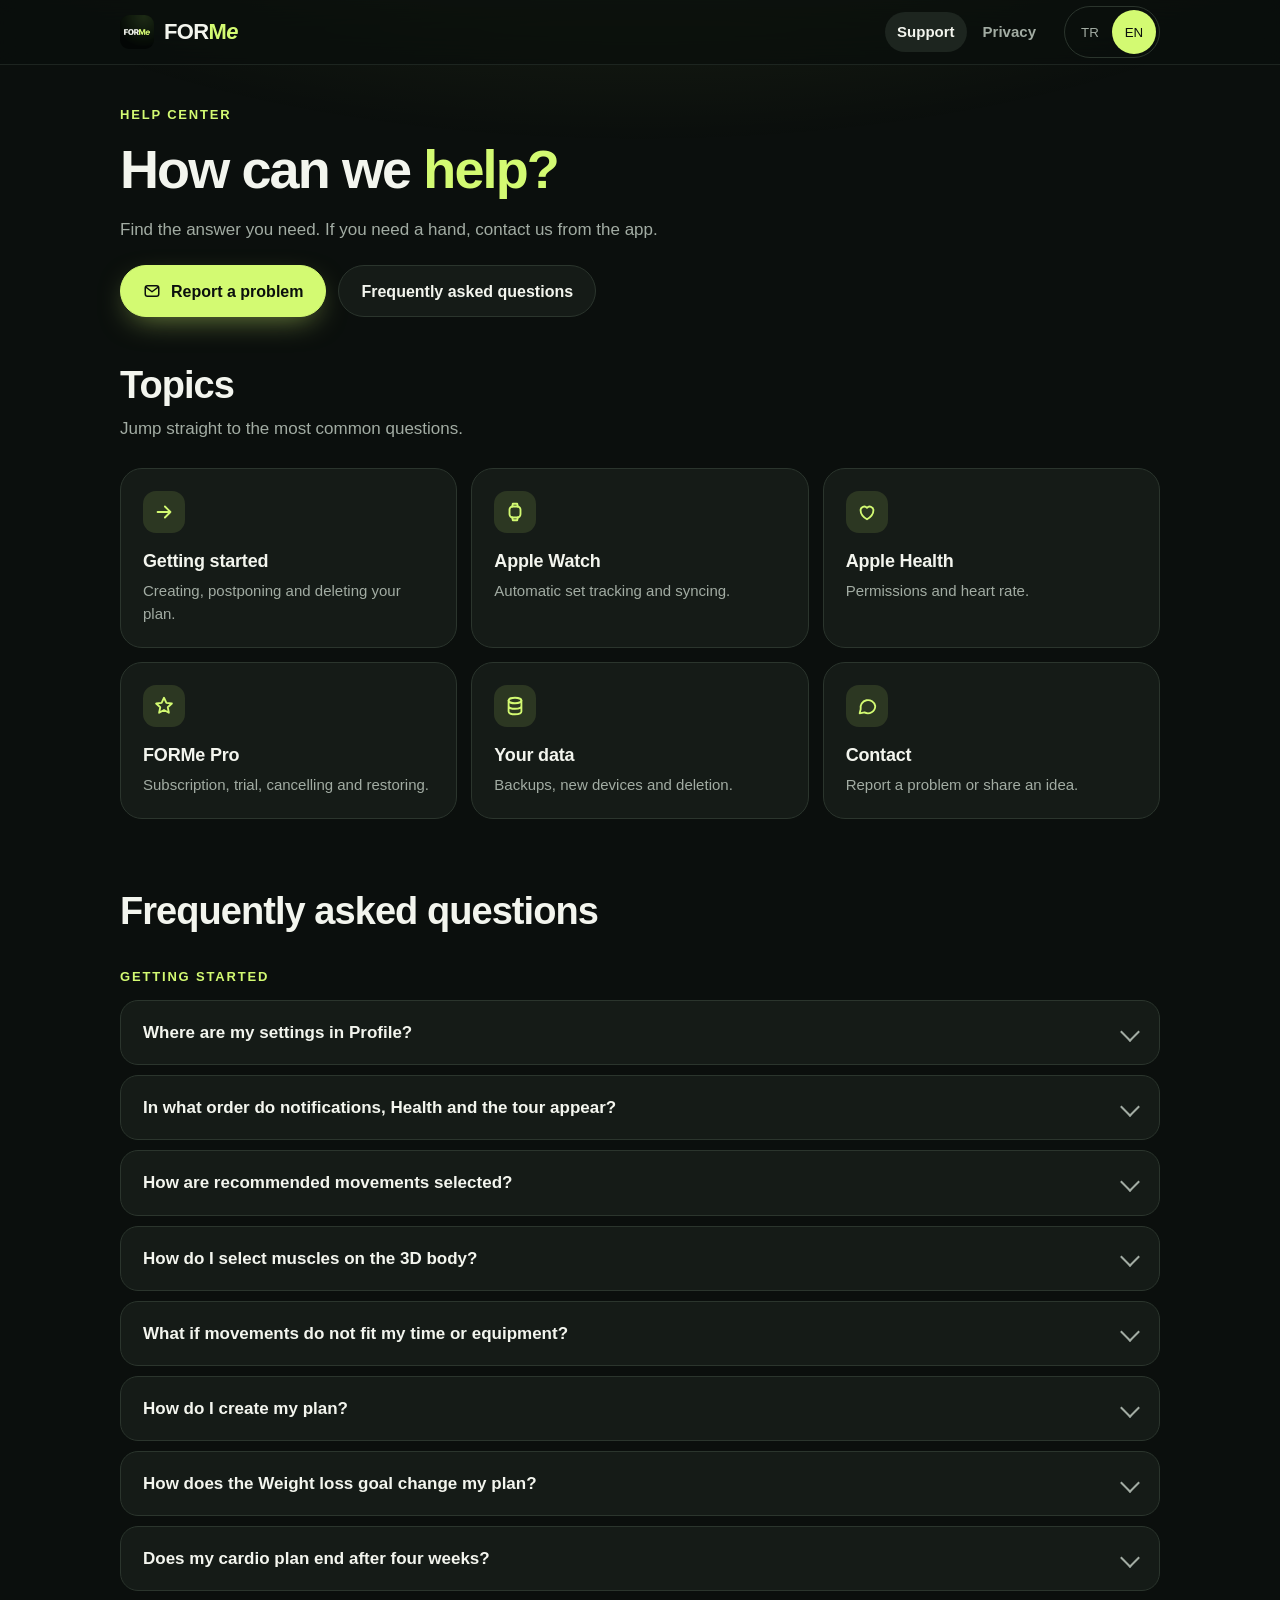
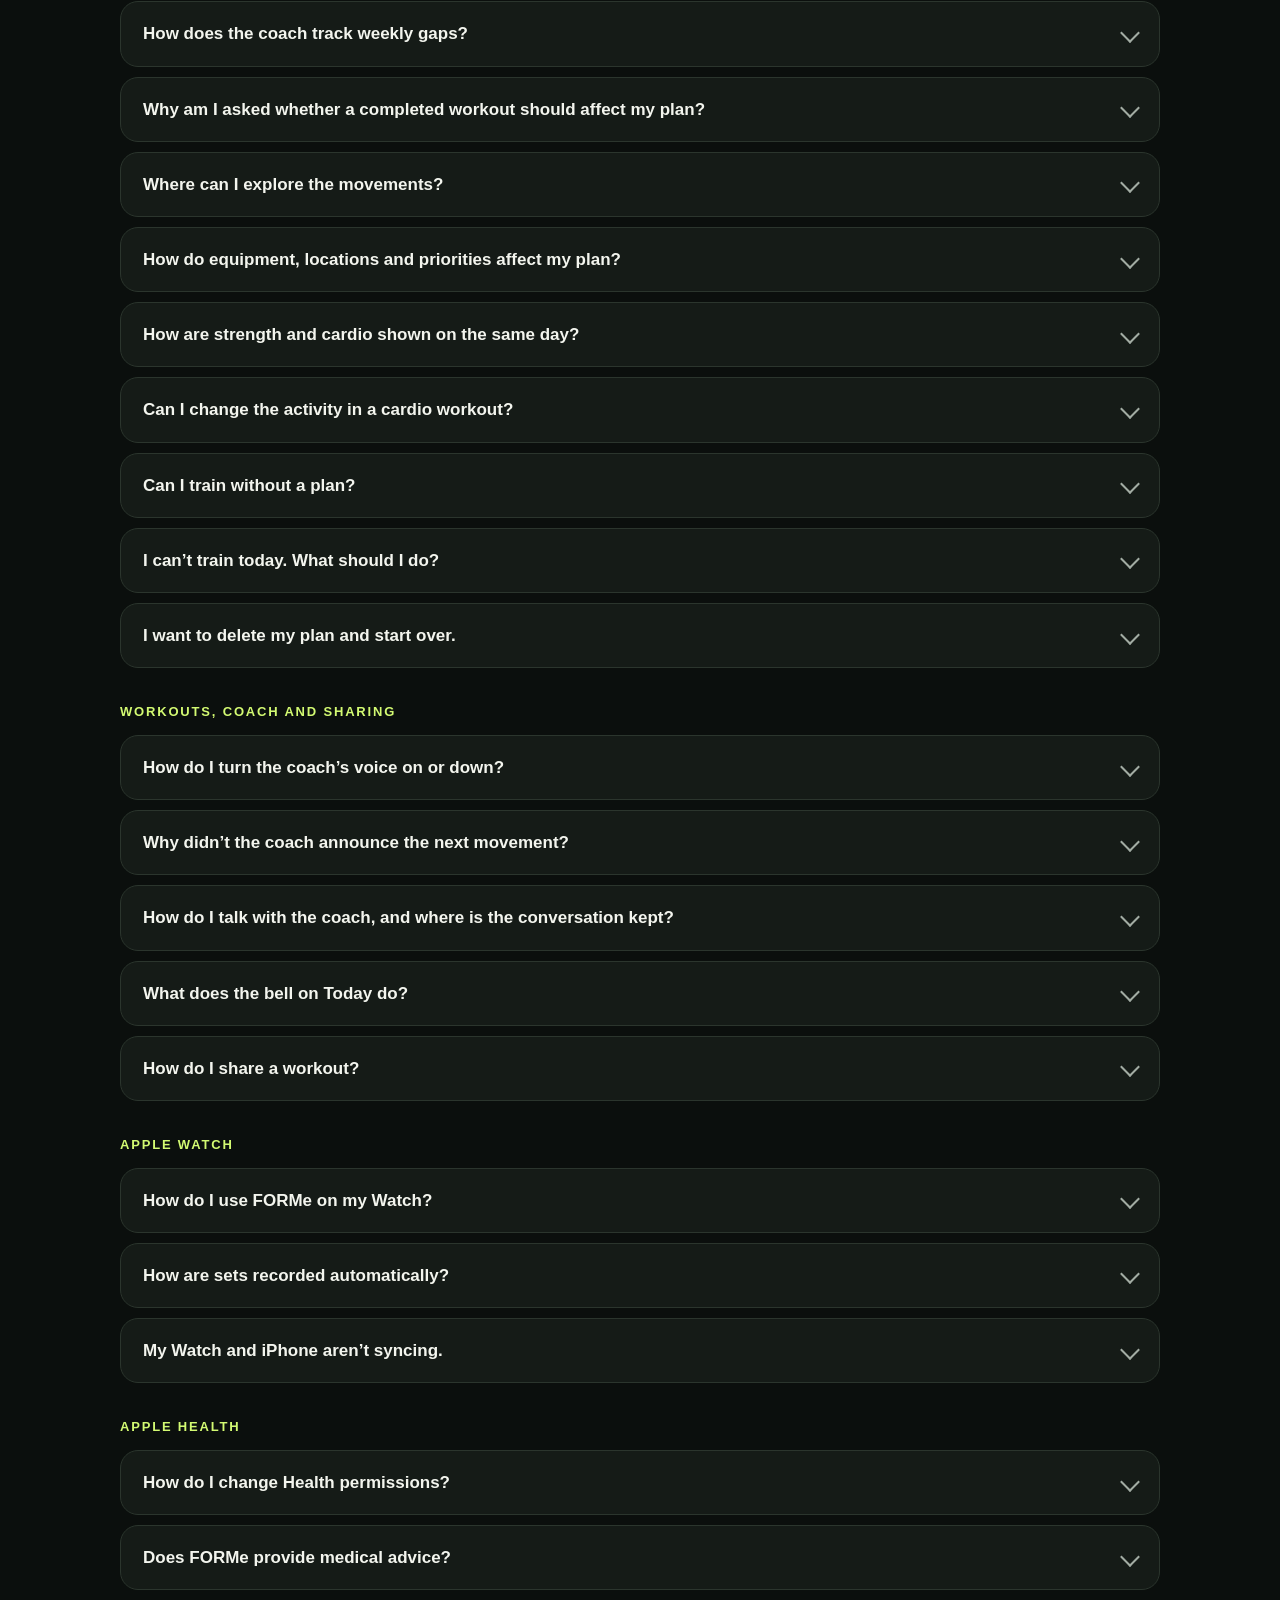
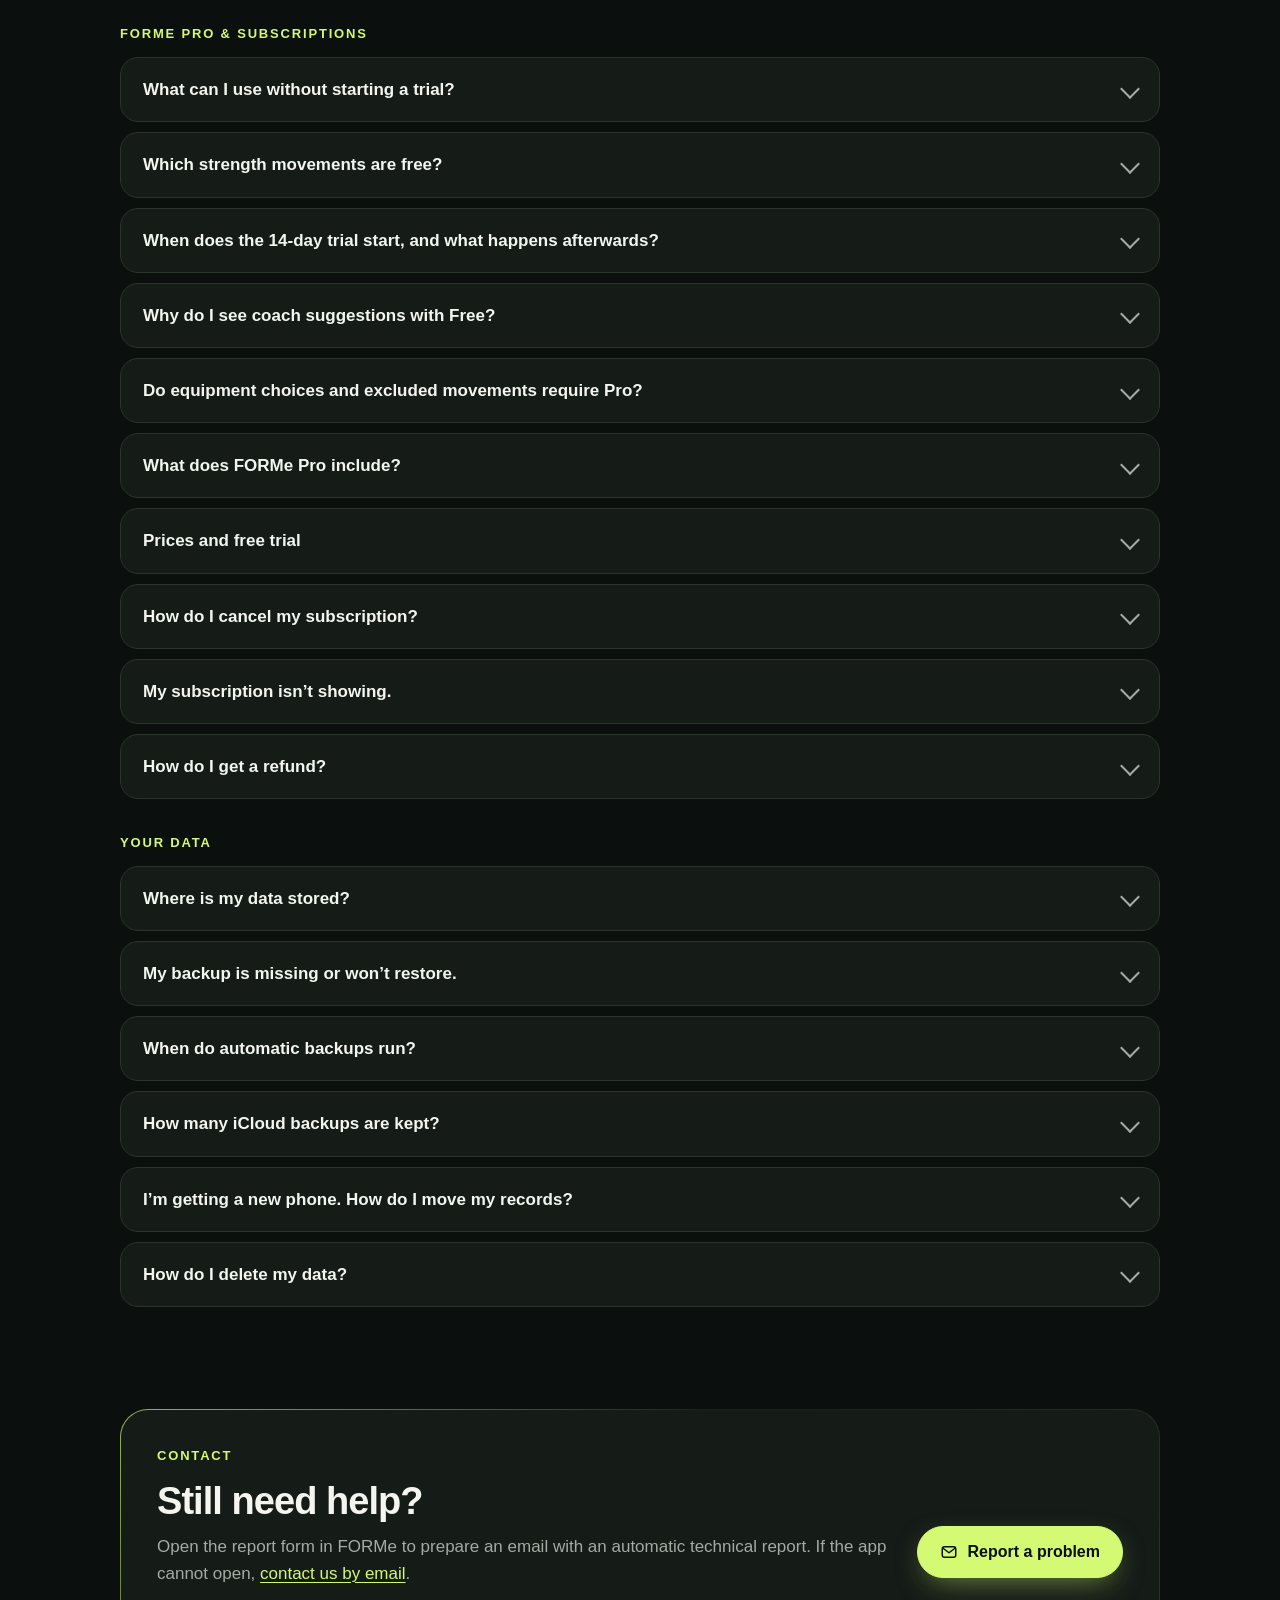
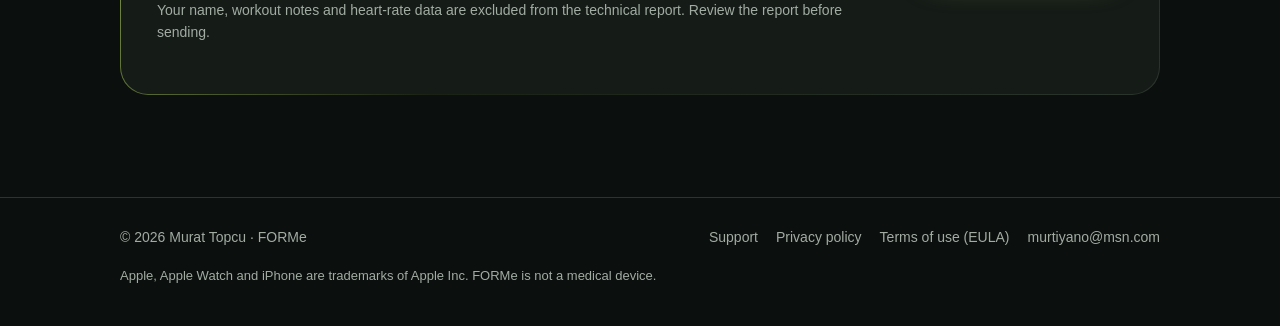
<file: forme/support/index.html>
<!doctype html>
<html lang="tr" data-title-tr="FORMe Destek" data-title-en="FORMe Support">
<head>
<meta charset="utf-8">
<meta name="viewport" content="width=device-width, initial-scale=1, viewport-fit=cover">
<title>FORMe Destek</title>
<meta name="description" content="FORMe için yardım ve iletişim: Apple Watch, abonelik, veriler ve sık sorulan sorular. Help and contact for FORMe.">
<meta name="theme-color" content="#0B0F0D">
<link rel="icon" href="../assets/icon.png">
<link rel="apple-touch-icon" href="../assets/apple-touch-icon.png">
<link rel="alternate" hreflang="tr" href="https://murat1984bjk.github.io/forme/support/?lang=tr">
<link rel="alternate" hreflang="en" href="https://murat1984bjk.github.io/forme/support/?lang=en">
<link rel="stylesheet" href="../assets/site.css">
<script src="../assets/lang.js"></script>
</head>
<body>
<div class="glow" aria-hidden="true"></div>
<header class="top">
  <div class="wrap">
    <a class="brand" href="index.html"><img src="../assets/icon.png" alt="" width="34" height="34"><span class="wordmark">FOR<b>M</b><i>e</i></span></a>
    <nav class="links" aria-label="FORMe">
      <a href="index.html" aria-current="page"><span class="t-tr" lang="tr">Destek</span><span class="t-en" lang="en">Support</span></a>
      <a href="https://murat1984bjk.github.io/forme/privacy/"><span class="t-tr" lang="tr">Gizlilik</span><span class="t-en" lang="en">Privacy</span></a>
    </nav>
    <div class="lang" role="group" aria-label="Dil / Language">
      <button type="button" data-set-lang="tr" aria-pressed="true">TR</button>
      <button type="button" data-set-lang="en" aria-pressed="false">EN</button>
    </div>
  </div>
</header>

<!-- ============================== TÜRKÇE ============================== -->
<main class="t-tr" lang="tr">
  <div class="wrap">
    <div class="hero support-hero">
      <div>
        <p class="eyebrow">Destek merkezi</p>
        <h1>Nasıl yardımcı <em>olabiliriz?</em></h1>
        <p class="lead">Aradığın konuya doğrudan ulaş. Çözüm bulamazsan, uygulamadan bize yaz.</p>
        <div class="actions">
          <a class="btn primary" href="#iletisim"><svg viewBox="0 0 24 24" fill="none" stroke="currentColor" stroke-width="2" stroke-linecap="round" stroke-linejoin="round"><rect x="3" y="5" width="18" height="14" rx="3"/><path d="m4 7 8 6 8-6"/></svg>Sorunu bildir</a>
          <a class="btn" href="#sss">Sık sorulan sorular</a>
        </div>
      </div>
    </div>

    <section aria-labelledby="konular-tr">
      <h2 id="konular-tr">Konular</h2>
      <p class="sub">En sık sorulan başlıklara hızlıca git.</p>
      <div class="grid">
        <a class="tile" href="#baslarken"><div class="ico"><svg viewBox="0 0 24 24" fill="none" stroke="currentColor" stroke-width="2" stroke-linecap="round" stroke-linejoin="round"><path d="M5 12h14M13 6l6 6-6 6"/></svg></div><h3>Başlarken</h3><p>Program oluşturma, erteleme ve programı silme.</p></a>
        <a class="tile" href="#watch"><div class="ico"><svg viewBox="0 0 24 24" fill="none" stroke="currentColor" stroke-width="2" stroke-linecap="round" stroke-linejoin="round"><rect x="6" y="6" width="12" height="12" rx="3.5"/><path d="M9 6l.6-3h4.8L15 6M9 18l.6 3h4.8l.6-3"/></svg></div><h3>Apple Watch</h3><p>Otomatik set takibi ve eşitleme.</p></a>
        <a class="tile" href="#saglik"><div class="ico"><svg viewBox="0 0 24 24" fill="none" stroke="currentColor" stroke-width="2" stroke-linecap="round" stroke-linejoin="round"><path d="M12 20s-7-4.4-7-10a4 4 0 0 1 7-2.6A4 4 0 0 1 19 10c0 5.6-7 10-7 10z"/></svg></div><h3>Apple Sağlık</h3><p>İzinler ve nabız ölçümleri.</p></a>
        <a class="tile" href="#pro"><div class="ico"><svg viewBox="0 0 24 24" fill="none" stroke="currentColor" stroke-width="2" stroke-linecap="round" stroke-linejoin="round"><path d="m12 3 2.6 5.6 6 .7-4.5 4.1 1.2 6L12 16.4 6.7 19.4l1.2-6L3.4 9.3l6-.7z"/></svg></div><h3>FORMe Pro</h3><p>Abonelik, deneme, iptal ve geri yükleme.</p></a>
        <a class="tile" href="#veriler"><div class="ico"><svg viewBox="0 0 24 24" fill="none" stroke="currentColor" stroke-width="2" stroke-linecap="round" stroke-linejoin="round"><ellipse cx="12" cy="6" rx="7" ry="3"/><path d="M5 6v6c0 1.7 3.1 3 7 3s7-1.3 7-3V6M5 12v6c0 1.7 3.1 3 7 3s7-1.3 7-3v-6"/></svg></div><h3>Verilerin</h3><p>Yedekleme, cihaz değiştirme ve silme.</p></a>
        <a class="tile" href="#iletisim"><div class="ico"><svg viewBox="0 0 24 24" fill="none" stroke="currentColor" stroke-width="2" stroke-linecap="round" stroke-linejoin="round"><path d="M21 12a8 8 0 0 1-11.8 7L4 20l1.1-4.6A8 8 0 1 1 21 12z"/></svg></div><h3>İletişim</h3><p>Sorun bildir, öneri gönder.</p></a>
      </div>
    </section>

    <section id="sss" aria-labelledby="sss-tr">
      <h2 id="sss-tr">Sık sorulan sorular</h2>

      <div class="faq-group" id="baslarken">
        <h3>Başlarken</h3>
        <details><summary>Profil ekranında ayarlarımı nerede bulurum?</summary><div class="a"><p><span class="path">Profil</span> tek bir listedir. En üstte FORMe Pro kartın, ardından adın, <span class="path">Kişisel bilgiler ve nabız</span>, <span class="path">Ağırlıklarım ve salonlarım</span>, <span class="path">Ekipmanlarım</span> ve <span class="path">Yapmayacağım hareketler</span> gelir. <span class="path">Tercihler ve kayıtlı profiller</span> hedef, deneyim, günler, antrenman kapsamı ve isimle kaydettiğin düzenleri içerir.</p><p><span class="path">Telefon ve saat</span> iPhone ve Apple Watch ayarlarını ve temayı, <span class="path">Bildirimler ve titreşim</span> hatırlatmaları, titreşimi, sesleri ve sesli koçu içerir. Daha aşağıda yedeklerin (<span class="path">Verilerin seninle</span>), kısa tur ve sözlük (<span class="path">Rehberler</span>), destek, gizlilik politikası ve kullanım ölçümü yer alır. Sağ üstteki <span class="path">⋯</span> menüsünde yedekleme ve sıfırlama bulunur.</p></div></details>
        <details><summary>İlk kullanımda bildirim, Sağlık ve tanıtım sırası nasıl işler?</summary><div class="a"><p>Programını onayladıktan sonra önce bildirim tercihlerini, ardından isteğe bağlı Sağlık bağlantısını görürsün. Eşlenmiş bir Apple Watch’ında FORMe yüklüyse aynı adımda antrenmanlarını saatle yapmayı ve Pro’da Akıllı seti de seçersin: ikisi açık gelir, onaylamadan önce kapatabilirsin; tek onayla hepsi hazırlanır. Sonra kısa tanıtım turu teklif edilir. Turu başlatabilir veya atlayıp Bugün’e geçebilirsin.</p><p>iPhone’da Sağlık’ı bağlamak tüm telefon ve saat izinlerinin verildiği anlamına gelmez. Apple’ın ekranında izinleri ayrı seçersin; saat ek onay isteyebilir. Sağlık olmadan devam edersen antrenmanını elle kaydedebilirsin; Sağlık’a kayıt, nabız/enerji verileri ve uygun sensör verisine bağlı otomatik set algılama sınırlanabilir.</p></div></details>

        <details><summary>Önerilen hareketler neye göre seçiliyor?</summary><div class="a"><p>Ek antrenman oluştururken <span class="path">Önerilen hareketler</span>; hedefin, deneyimin, ekipmanın, seçtiğin kas/bölgeler ve yapmayacağın hareketler dikkate alınarak hazırlanır. Uygun favorilerin öncelik kazanır. Set ve tekrarlar seans sürene uyarlanır; Free’de yalnız erişebildiğin ücretsiz hareketler kullanılır.</p><p><span class="path">Başka hareketler</span> ile uygun seçenekleri değiştirebilir veya kendi seçimini yapabilirsin. Antrenmanı ekledikten sonra Bugün ekranına dönersin.</p></div></details>
        <details><summary>3D vücut üzerinde kasları nasıl seçerim?</summary><div class="a"><p>Kas seçimini aç ve 3D vücut üzerindeki işaretli noktalara dokun. Bir kas grubunun sağ veya sol tarafını seçtiğinde iki taraf birlikte seçilir. Ön ve arka görünümler arasında geçebilir, alttaki bölge listesini de kullanabilirsin. İşaretlenmeyen alanlar ayrı bir seçim hedefi değildir.</p></div></details>
        <details><summary>Seçtiğim hareketler süreye veya ekipmanıma uymuyorsa ne yapmalıyım?</summary><div class="a"><p>Oluşturmadan önce açıklanan uyumsuzluğu ve sunulan çözümü incele. Süreyi bu seans için artırabilir veya uygun muadil hareketlerle devam edebilirsin. Sunuluyorsa ekipmanı bu seans için onaylama seçeneğini yalnız gerçekten erişebildiğin ekipmanla kullan.</p><p>Bu ekrandaki süre ve ekipman çözümleri yalnızca oluşturduğun seansa uygulanır; profil tercihlerin ve mevcut programın kendiliğinden değişmez. Tarih, toparlanma ve hareket erişimi kayıttan önce yeniden kontrol edilir.</p></div></details>
        <details><summary>Programımı nasıl oluştururum?</summary><div class="a">
          <p>İlk açılışta hedefini, deneyimini, günlerini ve ekipmanını seç. Önce kişisel Pro programının önizlemesini görürsün; program onayın olmadan kaydedilmez. Önizlemenin altında aylık ve yıllık planı yan yana görürsün; uygun Apple hesabında ikisi de 14 günlük ücretsiz denemeyle başlar. Planını seçip <span class="path">Programımı başlat</span>’a dokun ve Apple’ın ekranında onayla; Pro doğrulanınca programın başlar. Ya da <span class="path">Ücretsiz devam et (ekipmansız)</span> ile ücretsiz hareketlerden seçtiğin günlere haftalık programını hazırlayabilirsin. Free önizlemesini inceleyip onayladığında programın kaydedilir. Deneme zorunlu değildir. Kısa turu daha sonra <span class="path">Profil → Rehberler → FORMe’yi keşfet</span> ile yeniden açabilirsin.</p>
          <p>Pro ile mevcut programı <span class="path">Program → sağ üstteki ⋯ → Programını güncelle</span> üzerinden düzenleyebilirsin. Profilde deneyim, öncelik ve gün değişikliklerini kaydet; programını etkileyen değişikliklerde sunulan önizlemeyi inceleyerek onayla. Tamamlanmış antrenmanların geçmiş olarak korunur.</p>
        </div></details>
        <details><summary>Kilo verme hedefi programımı nasıl değiştirir?</summary><div class="a">
          <p><span class="path">Profil → Tercihler ve kayıtlı profiller → Önceliğin → Kilo verme</span> seçeneğini kullan. Yeni programda veya mevcut hedefini değiştirirken, kuvvet çalışmaları deneyimine ve sürene göre hazırlanır; uygun ekipman ve takvim varsa ilk dört hafta için kardiyo başlangıcı da onay önizlemesinde gösterilir.</p>
          <p>Koç, tamamladığın çalışmalar ve kaydettiğin efor uygun olduğunda kardiyo süresini kademeli artırmayı önerebilir. Yüksek efor veya toparlanma ihtiyacında ek çalışma önerilmez. Önerileri uygulamadan önce etkilerini görürsün; belirli bir kilo kaybı veya süre garantisi verilmez.</p>
        </div></details>
        <details><summary>Kardiyo planım dört hafta sonra bitiyor mu?</summary><div class="a">
          <p>Onayladığın kardiyo takviminin son haftasında Gelişim koçu, son düzenine ve güncel ekipmanına göre sonraki dört haftayı önizlemeyi önerir. Bu devamlılık tüm antrenman hedeflerinde geçerlidir. Tarihleri, haftalık toplamları ve uygun yer bulunamayan haftaları onaydan önce görürsün; geçmiş kayıtların korunur.</p>
          <p>İki tam haftada planlı kardiyolarını süre hedefleriyle, kayıtlı eforun 6/10 veya altında tamamladıysan bir haftalık seansına 5 dakika ekleme önerilebilir. Seans süresi sınırına ulaştığında, koşullar uygunsa ayrı bir güne haftada bir 5 dakikalık seans önerilir. İki artış birlikte uygulanmaz; sonraki artış için yeni düzenin iki tam haftalık kayıtları beklenir. Yüksek efor, eksik kayıt veya takvim kısıtında artış önerilmeyebilir. Değişikliği önizleyip onaylar, bir saat içinde geri alabilirsin.</p>
          <p>Seans toplamı, ısınma ve soğumayı içerebilir. Genel hedef olan haftalık 150–300 dakika orta şiddetli etkinliğe ulaşıldığını tek başına kanıtlamaz. Uygulama dışındaki hareket de katkı sağlar; süre ve takvim sınırların hedefe yetmiyorsa bu durum açıkça belirtilir. Kesin artış eşikleri FORMe ürün kurallarıdır; kurum onayı veya kilo kaybı garantisi değildir.</p>
        </div></details>
        <details><summary>Koç haftalık eksiklerimi nasıl takip eder?</summary><div class="a">
          <p>Gelişim koçu, yaptığın antrenmanları ve haftanın kalanındaki uygun planı birlikte değerlendirir. Çarşambadan itibaren, kalan planın da karşılamadığı kas hedefleri için uygun boş güne tamamlayıcı antrenman önerebilir. Süre, ekipman, deneyim, toparlanma ve kayıtlı efor dikkate alınır; boş gün olması tek başına ek antrenman nedeni değildir.</p>
          <p>Kaçırılan kardiyo için yeni gün, atlanan esneme için ilgili çalışma önerilir. Pro ile önerinin dayanağını ve önizlemesini inceleyip uygulayabilir, sunulan süre içinde geri alabilirsin. Haftanın ortasında başlayan kullanıcı da kalan gerçek günlere göre değerlendirilir.</p>
        </div></details>
        <details><summary>Tamamladığım antrenman neden programıma etki etmek istiyor?</summary><div class="a">
          <p>Bu seçim, programın dışında eklediğin ve tamamladığın ek antrenmanlar içindir. Önceden programına yerleştirilmiş kuvvet veya kardiyoyu tamamlamak bu soruyu çıkarmaz ve gelecek programını kendiliğinden ertelemez. Gerçekten ek çalışma yaptıysan takvimini koruyabilir veya değişiklik önizlemesini inceleyebilirsin.</p>
        </div></details>
        <details><summary>Hareketleri nereden inceleyebilirim?</summary><div class="a">
          <p><span class="path">Kütüphane</span> sekmesinde kuvvet, kardiyo ve esneme hareketlerini inceleyebilirsin. Güncel kütüphanede 157 kuvvet, 11 kardiyo ve 22 esneme hareketi bulunur. Zorluk, ekipman ve kas grubu bilgileri program seçimlerinde kullanılır.</p>
          <p>Üstteki <span class="path">Programındakiler</span> ve <span class="path">Favorilerin</span> raflarında bir harekete dokunmak onu açar. Basılı tutarsan videosunu önizleyebilir, favorilere ekleyip çıkarabilirsin.</p>
          <p>Plank gibi süreli hareketlerde saniye kaydı kullanılır; tek taraflı hareketlerde ekrandaki taraf yönergesini izle.</p>
        </div></details>
        <details><summary>Ekipman, salon ve öncelik seçimlerim programı nasıl etkiler?</summary><div class="a">
          <p><span class="path">Profil → Ekipmanlarım</span> alanında gerçekten kullanabildiğin kuvvet ve kardiyo ekipmanlarını seç. Ekipmansız tercih makineleri veya ağırlıkları kullanılabilir saymaz; step, Nordic sabitleyici ve göğüs press makinesi gibi destekler de ayrı seçimlerdir.</p>
          <p><span class="path">Profil → Ağırlıklarım ve salonlarım</span> ve <span class="path">Önceliğin</span> alanları yük, antrenman yeri ve hedef uyarlamalarını etkiler. Koç önerileri ve yeni programlar; kayıtlı deneyim, hedef, uygun ekipman, hareket tercihleri ve mevcut geçmişe göre oluşturulur. Her programda tüm hareketlerin kullanılması amaçlanmaz; uygun olanlar arasından çeşitlilik sağlanır.</p>
        </div></details>
        <details><summary>Kuvvet ve kardiyo aynı gün nasıl görünür?</summary><div class="a">
          <p>Aynı gün kuvvet ve kardiyo olduğunda kuvvet kartı üstte ve tam boyutta, kardiyo kartı altında daha küçük görünür. Erteleme veya atlama işlemini geri aldığında da bu sıra korunur. O gün yalnızca kardiyo varsa tam boy kart kullanılabilir.</p>
          <p>Bugün widget’ında da günün kuvvet antrenmanı, saati daha geç olsa bile önce görünür; aynı günkü kardiyo altında küçük bir satırda yer alır. Kilit ekranında kardiyonun adı kuvvetin saatinin yanında gösterilir.</p>
        </div></details>
        <details><summary>Kardiyo hareketimi değiştirebilir miyim?</summary><div class="a">
          <p>Planlanmış veya atlanmış kardiyo antrenmanını aç ve <span class="path">Hareketi değiştir</span> seçeneğine dokun. Ekipman ve açık hava tercihlerine uygun etkinliklerden birini seç, sonra <span class="path">Bu antrenmanı güncelle</span> ile onayla.</p>
          <p>Apple Watch’ta da kardiyo ayrıntısından <span class="path">Hareketi değiştir</span> seçeneğini kullanabilirsin; bu işlem için iPhone bağlantısı gerekir.</p>
          <p>Yalnızca seçtiğin antrenmanın hareketi değişir; tarihi, süresi, aşamaları ve notları korunur. Başka bir ekipman seçmek için <span class="path">Profil → Ekipmanlarım</span> alanını kullan. Devam eden veya tamamlanmış kardiyo kayıtları bu işlemle değiştirilmez.</p>
        </div></details>
        <details><summary>Program olmadan antrenman yapabilir miyim?</summary><div class="a">
          <p>Evet. Program oluşturmadan da kuvvet, kardiyo ve esneme seansı başlatabilirsin. Programın varken dinlenme gününde antrenman yapmak istersen <span class="path">Bugün → Yine de antrenman yapmak istiyorum</span> seçeneği, toparlanmış kas gruplarına göre hazır bir antrenman önerir. Ekipmanlı veya ekipmansız seçebilir, hareketleri değiştirebilirsin.</p>
        </div></details>
        <details><summary>Bugün antrenman yapamayacağım. Ne yapmalıyım?</summary><div class="a">
          <p>Kuvvet antrenmanını aç ve <span class="path">Ertele</span>’ye dokun. Programına bağlı bir antrenmanda kalan programı hedeflerine göre yeniden dengelemeyi seçebilirsin. Değişiklikleri onaylamadan önce önizlemeyi incele.</p>
          <p>Program haftaya sığmıyorsa bir gün ekleme, seans başına daha fazla kas grubuna izin verme veya yalnızca taşıma seçenekleri gösterilir. Bağımsız kuvvet antrenmanını taşımak programı yeniden dengelemez.</p>
          <p>Aynı gün başka bir saate geçmek için antrenmanı aç ve <span class="path">Saati değiştir</span>’i kullan; gün aynı kalır, hatırlatman da kayar. Kardiyoyu başka bir güne almak için <span class="path">Ertele</span>’yi seç; kuvvet programın korunur, aynı güne denk gelen diğer kardiyo bir sonraki uygun güne kayabilir.</p>
          <p>Bütün hafta aksayacaksa <span class="path">Program → sağ üstteki ⋯ → Bu haftayı ertele</span> haftanın antrenmanlarını ileri taşır; sonraki haftalar da birlikte kayar. Onaylamadan önce tarihleri karşılaştırabilirsin. Koç, ertelediğin haftada ek antrenman önermez; bu bir aradır, telafi borcu değil.</p>
        </div></details>
        <details><summary>Programımı silip yeniden başlamak istiyorum.</summary><div class="a">
          <p><span class="path">Program → sağ üstteki ⋯ → Programı sil</span> yolunu kullan. Programdaki planlanmış kuvvet antrenmanları kaldırılır; profilin, tamamlanmış kayıtların ve kendi eklediğin bağımsız/kardiyo antrenmanların korunur. Ardından yeni program oluşturabilirsin.</p>
          <p>Profilini ve kuvvet/kardiyo geçmişini de sıfırlamak için <span class="path">Profil → ⋯ → Profil ve antrenmanları sıfırla</span> seçeneği ayrıdır. Esneme kayıtları, kişisel videolar ve Apple Sağlık kayıtları bu sıfırlamayla silinmez. Önce yedek al.</p>
        </div></details>
      </div>

      <div class="faq-group" id="antrenman">
        <h3>Antrenman, koç ve paylaşım</h3>
        <details><summary>Koçun sesini nasıl açar, kısarım?</summary><div class="a">
          <p><span class="path">Profil → Bildirimler ve titreşim → Sesler</span> altında <span class="path">Sesli koç</span>’u aç; dinlenmenin son 10 saniyesini ve sıradaki seti söyler. Koç ve kısa sesler <span class="path">Kulaklıkta</span> (varsayılan), <span class="path">Her zaman</span> veya <span class="path">Kapalı</span> seçimine uyar.</p>
          <p>Antrenman ekranı açıkken telefonun ses tuşları FORMe’nin sesini ayarlar. Koç, müzik ve videolarla aynı medya sesini kullanır; konuşurken müziğin kısa süre kısılır, podcast duraklar ve söz bitince geri gelir. Koçu müziğine göre ayrıca kısmak için <span class="path">Sesler</span> altındaki ses düzeyi kaydırıcısını kullan; bıraktığında örnek bir cümle duyarsın.</p>
        </div></details>
        <details><summary>Koç sıradaki hareketi neden söylemedi?</summary><div class="a">
          <p>Koç, dinlenme bittiğinde sıradaki hareketi ve seti söyler; bunun için FORMe ekranda açık olmalı. Telefon kilitliyken veya başka bir uygulamadayken iOS uygulamaların konuşmasına izin vermez. Bildirimlere izin verdiysen dinlenme bildirimi bu durumda sıradaki hareketin adını gösterir.</p>
          <p>Saatin algıladığı bir set telefona geç ulaşırsa koç sırayı hemen söyler. Dinlenmeyi erken bitirdiğinde de sıradaki hareket değişiyorsa yeni hareketin adını duyarsın.</p>
        </div></details>
        <details><summary>Koçla nasıl konuşurum, sohbetim nerede saklanır?</summary><div class="a">
          <p><span class="path">Gelişim → Gelişim koçu → Koçla konuş</span> ile programın, kayıtların ve hareketler hakkında soru sorabilir; bir hareket eklemek veya haftanı kısaltmak gibi isteklerde bulunabilirsin. Cevaplar kendi kayıtlarından, programından ve hareket rehberlerinden gelir. İstekler, programın önizlemesiyle onayladığın kartlara dönüşür; sohbet tek başına programını değiştirmez. Koç tıbbi tavsiye vermez.</p>
          <p>Apple Intelligence açık olan uyumlu iPhone’larda, FORMe’nin kurallarla anlayamadığı ifadeleri cihazdaki Apple modeli okur; mesajların hiçbir sunucuya gönderilmez. Ağrıdan söz eden mesajlar modele verilmez; sabit bir güvenlik notu gösterilir.</p>
          <p>Sohbetin yalnızca bu iPhone’da, son 100 mesaj olarak saklanır; iCloud’a, FORMe yedeklerine ve cihaz yedeklerine girmez. Sohbet ekranında sağ üstten veya <span class="path">Koçla konuş</span> satırına basılı tutarak silebilirsin; profili sıfırlamak da sohbeti siler.</p>
        </div></details>
        <details><summary>Bugün ekranındaki zil ne işe yarar?</summary><div class="a">
          <p>Zil <span class="path">Motivasyon Merkezi</span>’ni açar. Seni bekleyen kararlar (geride kalan plan, yeni ekipman, ek antrenmanın programı etkileyip etkilemeyeceği), koçundan gelenler (öneriler, haftalık özet, genelde başladığın saat) ve son 7 günün kutlamaları burada bir arada durur.</p>
          <p>Zildeki sayı, merkezi son açışından beri gelen yenileri gösterir; bekleyen bir karar varsa küçük bir nokta kalır. Kararlar sen seçene kadar durur; diğerleri seni rahatsız etmez.</p>
        </div></details>
        <details><summary>Antrenmanımı nasıl paylaşırım?</summary><div class="a">
          <p>Tamamlanan antrenmanın ayrıntısında <span class="path">Bu antrenmanı paylaş</span>’a dokun. Kart çalışılan kasları, süreyi, set ve hareket sayısını; kardiyoda süreyi, mesafeyi ve adımları gösterir. Görseli paylaşabilir veya Fotoğraflar’a kaydedebilirsin. Haftanın tamamı için haftalık özetteki <span class="path">Haftanı paylaş</span>’ı kullan.</p>
          <p>Nabız ve kalori yalnızca Apple Sağlık’ta ölçüldüyse ve <span class="path">Sağlık özetini paylaş</span> açıksa görünür. Toplam kalori, aktif ve dinlenme enerjisinin toplamıdır; ölçüm yoksa kartta tahmini bir değer gösterilmez.</p>
        </div></details>
      </div>

      <div class="faq-group" id="watch">
        <h3>Apple Watch</h3>
        <details><summary>FORMe’yi saatimde nasıl kullanırım?</summary><div class="a">
          <p>FORMe’yi iPhone’a yüklediğinde eşlenmiş Apple Watch’ta da kullanılabilir. Saatte görünmüyorsa iPhone’daki Watch uygulamasından yükleyebilirsin. İlk açılışta antrenman ve Sağlık izinlerini ver.</p>
          <p>Saatte <span class="path">Antrenmanı aç</span> ile günün hareketlerini önizleyebilir, <span class="path">Antrenmana başla</span> ile doğrudan başlayabilirsin.</p>
        </div></details>
        <details><summary>Setler otomatik olarak nasıl kaydedilir?</summary><div class="a">
          <p>İlk kurulumdaki Sağlık adımında ya da <span class="path">Profil → Telefon ve saat → Apple Watch</span> bölümünde otomatik set takibini (Akıllı set) aç. Saatle antrenman yapıp henüz açmadıysan, planlı bir antrenmanın ayrıntısında bir kez de sorarız. Uygun izinlerle saat, antrenman sırasında bilek hareketini ve kullanılabilir nabız verisini değerlendirerek set sınırlarını tahmin eder.</p>
          <p>Bu bir tahmindir; hareketin kusursuz yapıldığını doğrulamaz ve her sette tekrar/ağırlık bilgisi üretmez. Eksik veya yanlış kayıtları antrenman detayında kontrol edip düzelt. Otomatik kayıt kapalıyken setlerini elle tamamlayabilirsin.</p>
        </div></details>
        <details><summary>Saat ile telefon eşitlenmiyor.</summary><div class="a">
          <p>İki cihazda da FORMe’yi aç; Bluetooth ve Wi-Fi’ın açık olduğunu kontrol et. Saatte devam eden bir antrenman varsa uygulamayı silme: bağlantı geri geldiğinde kayıtların telefona aktarılır.</p>
        </div></details>
      </div>

      <div class="faq-group" id="saglik">
        <h3>Apple Sağlık</h3>
        <details><summary>Sağlık izinlerini nasıl değiştiririm?</summary><div class="a">
          <p>iPhone’daki <span class="path">Sağlık → profil resmin → Gizlilik → Uygulamalar (veya Uygulamalar ve Servisler) → FORMe</span> bölümünü aç. Her izni buradan ayrı açıp kapatabilirsin. Menü adları iOS sürümüne göre değişebilir.</p>
          <p>İzin verdiğin ölçüde FORMe; antrenmanlarını, antrenman nabzını, aktif ve dinlenme enerjini, yürüme/koşu mesafeni, adımlarını ve antrenman eforunu okur. Antrenmanlarını, aktif enerjini, mesafeni, adımlarını ve seçtiğin efor puanını Sağlık’a yazar. Günlük hazırlığı ve vücut ağırlığını açarsan vücut ağırlığını, kalp atış hızı değişkenliğini, dinlenik nabzını ve uykunu da okur; bunları yalnızca antrenmanının yanında gösterir ve saklamaz.</p>
          <p><a href="https://support.apple.com/tr-tr/108779">Apple’ın Sağlık verilerini yönetme rehberi</a> güncel adımları açıklar.</p>
        </div></details>
        <details><summary>FORMe tıbbi bir değerlendirme yapar mı?</summary><div class="a">
          <p>Hayır. FORMe bir antrenman uygulamasıdır; tıbbi cihaz değildir ve tanı koymaz. Nabız uyarıları isteğe bağlıdır. Ağrı, sakatlık veya bir sağlık sorunun varsa önce bir uzmana danış.</p>
        </div></details>
      </div>

      <div class="faq-group" id="pro">
        <h3>FORMe Pro ve abonelik</h3>
        <details><summary>Deneme başlatmadan hangi özellikleri kullanabilirim?</summary><div class="a">
          <p>Ücretsiz kullanım için deneme başlatman gerekmez. 20 kuvvet, 3 kardiyo ve 3 esneme hareketiyle istediğin kadar antrenman yapabilir; set, tekrar, süre ve ağırlıkları elle kaydedebilirsin. Free ile seçtiğin günlere ücretsiz kuvvet hareketleriyle haftalık program da oluşturabilirsin. Bu 26 hareketin videoları ve teknik anlatımları açıktır; antrenman sayısı veya kullanım süresi kotası yoktur.</p>
          <p>Ücretsiz kardiyolar açık hava yürüyüşü, bantta yürüyüş ve sabit bisiklettir. Ücretsiz esnemeler çapraz kol omuz, sırt üstü arka bacak ve diz düz baldır esnetmedir. Ekipman, dış ortam, seçilen bölge ve hariç tutulan hareket tercihleri korunur. Üç esneme tüm vücut bölgelerini kapsamaz; uygun hareket yoksa ilgisiz bir hareket eklenmez.</p>
          <p>Ücretsiz hareketler kütüphanede en üsttedir. Kilitli hareketlerin adını ve hedef bölgelerini görebilirsin; kapak görüntüleri pusludur; video ve ayrıntılı teknik anlatımları Pro’ya dahildir. Önceden hazırlanmış antrenmanını tamamlarken teknik adımlar korunur. Temel profil, tema, geçmiş, yedekleme/geri yükleme ve destek ücretsizdir.</p>
        </div></details>
        <details><summary>Ücretsiz kuvvet hareketleri hangileri?</summary><div class="a">
          <p>Her ana kas grubu için iki ekipmansız seçenek vardır:</p>
          <ul><li>Göğüs: Diz destekli şınav, şınav</li><li>Sırt: Yüzüstü W çekiş, yüzüstü kontrollü kol çekiş</li><li>Omuz: Yüzüstü Y kaldırış, pike şınav</li><li>Biceps: Diğer elle dirençli curl, diğer elle dirençli nötr tutuş curl</li><li>Arka kol / triceps: Dar tutuş diz destekli şınav, diğer elle dirençli dirsek açış</li><li>Ön bacak: Vücut ağırlığı squat, split squat</li><li>Arka bacak: Topuk odaklı uzun köprü, köprü pozisyonunda topuk yürüyüşü</li><li>Kalça: Glute bridge, yan yatışta bacak açış</li><li>Baldır: Ayakta baldır yükselişi, dizler hafif bükülü baldır yükselişi</li><li>Merkez bölge: Dead bug, bird dog</li></ul>
          <p>İki seçenek, her antrenmanda ikisini de yapman gerektiği anlamına gelmez. Başlangıç düzeyinde mevcut tek-hareket sınırı korunur; pike şınav gibi daha zor seçenekler herkese uygun değildir. Alt bölge, deneyim, süre ve kişisel seçimler dikkate alınır. Yeni eklenen 22 kuvvet hareketi Pro kapsamındadır.</p>
        </div></details>
        <details><summary>14 günlük deneme ne zaman başlar, bitince ne olur?</summary><div class="a">
          <p>Deneme uygulamayı yüklediğinde başlamaz. Uygun Apple hesabında ilk kullanımın kişisel program önizlemesinden veya <span class="path">Profil → FORMe Pro kartı → Ücretsiz denemeyi başlat</span> üzerinden Apple’ın satın alma ekranını onayladığında başlar. Deneme boyunca bütün Pro özellikleri açıktır. Aylık ve yıllık planlar aynı deneme hakkını paylaşır; yeniden kurmak yeni hak vermez.</p>
          <p>İptal etmezsen deneme sonunda seçtiğin ücretli abonelik başlar. İptal sonrası Apple’ın bildirdiği Pro erişimi sona erdiğinde ücretsiz kapsama dönersin; kayıtların ve mevcut antrenmanların silinmez. Önceden hazırlanmış antrenmanları elle tamamlayabilirsin. Pro erişimi sona erdiğinde mevcut Pro programının yeni haftaları otomatik üretilmez. Free olarak oluşturulan temel programlar ücretsiz kuvvet hareketleriyle devam eder; mevcut Pro planın sessizce Free plana dönüştürülmez. Yeni Pro hareketleri eklemek, programı yeniden düzenlemek, koç önerilerini uygulamak ve otomatik set takibi Pro gerektirir.</p>
          <p>Ücretli aboneliğin yenilenmesinde ödeme sorunu olursa Apple’ın tanıdığı 3 günlük ek süre boyunca Pro erişimi devam edebilir. Bu süre denemeden ilk ücretli döneme geçişi kapsamaz. Geçerli erişim ve deneme uygunluğunu Apple doğrular.</p>
        </div></details>
        <details><summary>Ücretsiz kullanırken neden koç önerisi görüyorum?</summary><div class="a">
          <p>Gelişim koçu kayıtlarını değerlendirdiğinde gerçekten uygulanabilir bir öneri varsa sayısı gösterilir. Ayrıntılar, dayanaklar ve programa uygulama Pro kapsamındadır. Öneri yoksa varmış gibi bir bildirim gösterilmez.</p>
          <p><span class="path">Profil → Bildirimler ve titreşim → Koç önerisi bildirimleri</span> ayrı ve isteğe bağlıdır; başlangıçta kapalıdır. Açarsan yeni gelişim önerileri için en fazla haftada bir bildirim alırsın. Çarşambadan itibaren haftalık eksiklerin için ayrıca günde en fazla bir hatırlatma hazırlanabilir; bunlar hafta sonunda sona erer. Aktif antrenman sırasında yeni koç bildirimi hazırlanmaz. Bildirimlerin ulaşması cihaz izinlerine ve sistemin arka plan çalışmasına bağlıdır. Kilit ekranında kişisel önerinin içeriği, ağırlık veya sağlık ölçümü yer almaz. Bu seçeneği kapatmak antrenman hatırlatmalarını kapatmaz.</p>
        </div></details>
        <details><summary>Ekipman ve yapmayacağım hareketler seçimi Pro mu?</summary><div class="a">
          <p>Temel ekipman ve hariç tutma seçimleri ücretsizdir; ücretsiz hareketler de gerçek ekipmanına ve yapmak istemediğin hareketlere göre filtrelenir. Tercihlerini kaydetmek tüm hareketleri açmaz. Free ile ücretsiz kuvvet hareketlerinden haftalık program oluşturabilirsin. Pro; tüm kütüphaneden uygun hareket seçimi, favoriler, gelişim koçu, erteleme, seansı kısaltma ve gelişmiş program uyarlamalarını açar.</p>
        </div></details>
        <details><summary>FORMe Pro neler içerir?</summary><div class="a">
          <p>FORMe Pro; hedefine göre uyarlanan programları, programı yeniden düzenlemeyi, gelişim koçunu, Apple Watch ile otomatik set takibini, 190 hareketin video ve teknik rehberlerini, kuvvet, kardiyo ve esneme kütüphanesinin tamamından seçim yapmayı ve favorilerini kullanmayı kapsar.</p><p>Aylık ve yıllık planlar aynı özellikleri açar. Erişim durumunu <span class="path">Profil → FORMe Pro kartı</span> ekranından görebilirsin.</p>
        </div></details>
        <details><summary>Fiyatlar ve ücretsiz deneme</summary><div class="a">
          <p>Aylık ve yıllık seçeneklerin ülken için geçerli fiyatları <span class="path">Profil → FORMe Pro kartı</span> ve Apple’ın satın alma ekranında gösterilir. Yıllık ücret tek seferde alınır.</p><p>Uygun Apple hesapları için 14 günlük ücretsiz deneme vardır. Deneme başlamadan önce yenileme ücretini ve dönemini Apple ekranında inceleyebilirsin. İptal edilmezse seçtiğin ücretli abonelikle devam eder.</p>
        </div></details>
        <details><summary>Aboneliğimi nasıl iptal ederim?</summary><div class="a">
          <p><span class="path">Profil → FORMe Pro kartı → Aboneliğimi yönet</span> yolunu veya iPhone’da <span class="path">Ayarlar → adın → Abonelikler → FORMe</span> ekranını kullan. Ücretsiz denemeyi yenilemek istemiyorsan bitişinden en az 24 saat önce iptal et. Uygulamayı silmek aboneliği iptal etmez.</p>
        </div></details>
        <details><summary>Satın aldığım abonelik görünmüyor.</summary><div class="a">
          <p>Aboneliği aldığın Apple hesabını kullandığından emin ol; sonra <span class="path">Profil → FORMe Pro kartı → Satın almaları geri yükle</span> seçeneğine dokun. İnternet bağlantını ve iPhone’un Abonelikler ekranındaki durumu kontrol et. FORMe verilerini bir yedekten geri yüklemek aboneliğini geri yüklemez; satın alma hakkını Apple doğrular.</p>
        </div></details>
        <details><summary>İade almak istiyorum.</summary><div class="a">
          <p>Ödemeleri Apple işler; iade talebini <a href="https://reportaproblem.apple.com">reportaproblem.apple.com</a> üzerinden Apple’a iletebilirsin.</p>
        </div></details>
      </div>

      <div class="faq-group" id="veriler">
        <h3>Verilerin</h3>
        <details><summary>Verilerim nerede saklanıyor?</summary><div class="a">
          <p>Profilin, programın ve antrenmanların cihazlarında tutulur; FORMe hesabı gerekmez. iCloud yedeklemesini seçersen uygun FORMe verileri kendi Apple hesabının iCloud Drive alanına kopyalanır. Otomatik yedekleme varsayılan olarak kapalıdır.</p>
          <p>Antrenman kayıtların geliştirici sunucusuna gönderilmez. 1.2.8’den itibaren Avrupa Ekonomik Alanı, Birleşik Krallık ve İsviçre dışında kullanım ve reklam ölçümü ilk açılıştan itibaren otomatik başlar; reklam kişiselleştirmesi her zaman kapalıdır. Bu bölgelerde ve bölge belirlenemediğinde güncel açıklamadan sonra yalnız sınırlı temel ölçüm başlar; ayrıntılı ölçüm açık seçimini bekler. Ölçümü <span class="path">Profil → FORMe’yi birlikte geliştirelim → Kullanım ölçümü</span> alanından istediğin an kapatabilirsin. Önceki retler her bölgede korunur. Destek e-postası yalnızca sen gönderdiğinde iletilir. Kapsam ve önceki sürümler için <a href="../privacy/#p-analiz">gizlilik açıklamasına</a> bakabilirsin.</p>
        </div></details>
        <details><summary>Yedek görünmüyor veya geri yüklenemiyor.</summary><div class="a">
          <p>Aynı Apple hesabını kullandığını, iCloud Drive’ın açık olduğunu ve yeterli boş alan bulunduğunu kontrol et. <span class="path">Durumu yenile</span> ile tekrar dene. İndirme sürüyorsa tamamlanmasını bekle; eski JSON yedeğini dosyadan da açabilirsin.</p>
          <p>Eksik, bozuk veya uyumsuz bir yedek doğrulanamazsa mevcut kayıtların değiştirilmez. iCloud hesabı değiştiğinde otomatik yedeklemeyi yeni hesap için yeniden açman gerekir. Hesaba bağlı satın almalar FORMe yedeğinden değil App Store’dan geri yüklenir.</p>
        </div></details>
        <details><summary>Otomatik yedek ne zaman alınır?</summary><div class="a">
          <p><span class="path">Verilerin seninle</span> alanında otomatik yedeklemeyi açıp saatlik, günlük veya haftalık aralık seçebilirsin. Tamamlanan antrenmanlardan sonra da güncellenir. Açık antrenman veya bekleyen cihaz işlemi varsa tamamlanması beklenir.</p>
          <p>Otomatik yedekleme sessizce çalışır; bildirim veya süreç göstergesi açılmaz. Yalnızca son doğrulanan yedeğin zamanı güncellenir. Arka planda çalışma zamanını iOS belirler; tam saat garantisi yoktur. Uygulamayı açtığında zamanı gelen yedek kontrol edilir.</p>
          <p><span class="path">Şimdi iCloud'a yedekle</span> seçeneğinde hazırlık, aktarım ve doğrulama adımlarını görebilirsin. “Yedekleme tamamlandı” ancak dosyalar iCloud’a tamamen aktarılıp bütünlükleri doğrulandığında gösterilir.</p>
        </div></details>
        <details><summary>Kaç iCloud yedeği saklanır?</summary><div class="a">
          <p>Yalnızca son doğrulanan yedeğin saklanır. Yeni yedek iCloud’a tamamen aktarılıp dosyalarının bütünlüğü doğrulanana kadar önceki sağlam kopya korunur. Ardından eski kopyalar otomatik kaldırılır. Bağlantı veya doğrulama sorunu varsa temizlik ertelenir.</p>
          <p>Dosyalar’a kendin kaydettiğin yedekler bu temizliğe dahil değildir. Daha eski bir tarihe dönmek istersen ayrıca dosya yedeği saklayabilirsin.</p>
        </div></details>
        <details><summary>Telefon değiştireceğim. Kayıtlarımı nasıl taşırım?</summary><div class="a">
          <p><span class="path">Profil → Verilerin seninle</span> alanında iCloud yedeği oluştur veya dosya olarak sakla. iCloud aktarımının tamamlandığı doğrulanana kadar bekle. Yeni telefonda karşılama ekranındaki <span class="path">Mevcut FORMe yedeğimi geri yükle</span> seçeneğini ya da Profilde aynı yedek alanını aç.</p>
          <p>Profiller, programlar, tamamlanan set/tekrar/süre/ağırlık kayıtları, koç geçmişi, ekipman ve salonlar, esneme kayıtları, tercihler ve kişisel videolar yedeklenir. Mevcut verileri değiştirmeyi onaylamadan önce yedeğin tarihini ve kapsamını incele.</p>
          <p>Sağlık ölçümleri ve kişisel nabız eşikleri dahil değildir. Apple Sağlık eşzamanlaması ayrıdır; yeni cihazda izinleri ve Watch eşleştirmesini yeniden ayarlaman gerekebilir. FORMe programına devam etmek için geçmiş nabız ölçümleri gerekli değildir. Yedek almadan önce açık antrenmanını bitir.</p>
        </div></details>
        <details><summary>Verilerimi nasıl silerim?</summary><div class="a">
          <p>Tek bir antrenmanı detay ekranından silebilirsin. <span class="path">Profil → ⋯ → Profil ve antrenmanları sıfırla</span> profil, program ve kuvvet/kardiyo geçmişini sıfırlar; esneme kayıtlarını, kişisel videolarını ve Apple Sağlık verilerini silmez.</p>
          <p>iCloud yedeklerini <span class="path">Verilerin seninle → Son iCloud yedeğin</span> listesinden ayrı silebilirsin. Dosyalar’a dışa aktardığın kopyaları oradan yönet. Uygulamayı silmek iCloud yedeklerini, dışa aktarılan dosyaları veya Sağlık kayıtlarını kendiliğinden silmez.</p>
        </div></details>
      </div>
    </section>

    <section id="iletisim">
      <div class="contact">
        <div>
          <p class="eyebrow">İletişim</p>
          <h2>Hâlâ yardıma mı ihtiyacın var?</h2>
          <p class="sub" style="margin:0">FORMe uygulamasında sorunu bildirerek teknik raporun otomatik eklendiği e-postayı hazırlayabilirsin. Uygulamayı açamıyorsan <a href="mailto:murtiyano@msn.com?subject=FORMe%20destek">e-posta ile bize ulaş</a>.</p>

          <p class="note">Adın, antrenman notların ve nabız verilerin teknik rapora eklenmez. Göndermeden önce raporu inceleyebilirsin.</p>
        </div>
        <a class="btn primary" href="formworkout://support-report"><svg viewBox="0 0 24 24" fill="none" stroke="currentColor" stroke-width="2" stroke-linecap="round" stroke-linejoin="round"><rect x="3" y="5" width="18" height="14" rx="3"/><path d="m4 7 8 6 8-6"/></svg>Sorunu bildir</a>
      </div>
    </section>
  </div>
</main>

<!-- ============================== ENGLISH ============================== -->
<main class="t-en" lang="en">
  <div class="wrap">
    <div class="hero support-hero">
      <div>
        <p class="eyebrow">Help center</p>
        <h1>How can we <em>help?</em></h1>
        <p class="lead">Find the answer you need. If you need a hand, contact us from the app.</p>
        <div class="actions">
          <a class="btn primary" href="#contact"><svg viewBox="0 0 24 24" fill="none" stroke="currentColor" stroke-width="2" stroke-linecap="round" stroke-linejoin="round"><rect x="3" y="5" width="18" height="14" rx="3"/><path d="m4 7 8 6 8-6"/></svg>Report a problem</a>
          <a class="btn" href="#faq">Frequently asked questions</a>
        </div>
      </div>
    </div>

    <section aria-labelledby="topics-en">
      <h2 id="topics-en">Topics</h2>
      <p class="sub">Jump straight to the most common questions.</p>
      <div class="grid">
        <a class="tile" href="#start"><div class="ico"><svg viewBox="0 0 24 24" fill="none" stroke="currentColor" stroke-width="2" stroke-linecap="round" stroke-linejoin="round"><path d="M5 12h14M13 6l6 6-6 6"/></svg></div><h3>Getting started</h3><p>Creating, postponing and deleting your plan.</p></a>
        <a class="tile" href="#watch-en"><div class="ico"><svg viewBox="0 0 24 24" fill="none" stroke="currentColor" stroke-width="2" stroke-linecap="round" stroke-linejoin="round"><rect x="6" y="6" width="12" height="12" rx="3.5"/><path d="M9 6l.6-3h4.8L15 6M9 18l.6 3h4.8l.6-3"/></svg></div><h3>Apple Watch</h3><p>Automatic set tracking and syncing.</p></a>
        <a class="tile" href="#health"><div class="ico"><svg viewBox="0 0 24 24" fill="none" stroke="currentColor" stroke-width="2" stroke-linecap="round" stroke-linejoin="round"><path d="M12 20s-7-4.4-7-10a4 4 0 0 1 7-2.6A4 4 0 0 1 19 10c0 5.6-7 10-7 10z"/></svg></div><h3>Apple Health</h3><p>Permissions and heart rate.</p></a>
        <a class="tile" href="#pro-en"><div class="ico"><svg viewBox="0 0 24 24" fill="none" stroke="currentColor" stroke-width="2" stroke-linecap="round" stroke-linejoin="round"><path d="m12 3 2.6 5.6 6 .7-4.5 4.1 1.2 6L12 16.4 6.7 19.4l1.2-6L3.4 9.3l6-.7z"/></svg></div><h3>FORMe Pro</h3><p>Subscription, trial, cancelling and restoring.</p></a>
        <a class="tile" href="#data"><div class="ico"><svg viewBox="0 0 24 24" fill="none" stroke="currentColor" stroke-width="2" stroke-linecap="round" stroke-linejoin="round"><ellipse cx="12" cy="6" rx="7" ry="3"/><path d="M5 6v6c0 1.7 3.1 3 7 3s7-1.3 7-3V6M5 12v6c0 1.7 3.1 3 7 3s7-1.3 7-3v-6"/></svg></div><h3>Your data</h3><p>Backups, new devices and deletion.</p></a>
        <a class="tile" href="#contact"><div class="ico"><svg viewBox="0 0 24 24" fill="none" stroke="currentColor" stroke-width="2" stroke-linecap="round" stroke-linejoin="round"><path d="M21 12a8 8 0 0 1-11.8 7L4 20l1.1-4.6A8 8 0 1 1 21 12z"/></svg></div><h3>Contact</h3><p>Report a problem or share an idea.</p></a>
      </div>
    </section>

    <section id="faq" aria-labelledby="faq-en">
      <h2 id="faq-en">Frequently asked questions</h2>

      <div class="faq-group" id="start">
        <h3>Getting started</h3>
        <details><summary>Where are my settings in Profile?</summary><div class="a"><p><span class="path">Profile</span> is one list. Your FORMe Pro card comes first, then your name, <span class="path">Personal details &amp; heart rate</span>, <span class="path">My loads &amp; locations</span>, <span class="path">My equipment</span> and <span class="path">Excluded movements</span>. <span class="path">Preferences &amp; saved profiles</span> contains goals, experience, training days, session scope and named setups.</p><p><span class="path">Phone &amp; Watch</span> holds iPhone and Apple Watch settings and your theme; <span class="path">Notifications &amp; haptics</span> holds reminders, haptics, sounds and the voice coach. Further down are your backups (<span class="path">Your data, with you</span>), the tour and glossary (<span class="path">Guides</span>), support, the privacy policy and usage measurement. The <span class="path">⋯</span> menu at the top right holds backup and reset.</p></div></details>
        <details><summary>In what order do notifications, Health and the tour appear?</summary><div class="a"><p>After approving your plan, choose notification preferences, then the optional Health connection. If FORMe is on your paired Apple Watch, the same step also sets up training with your Watch and, with Pro, Smart sets: both start on, you can turn either off first, and one approval sets everything up. You are then offered a short tour. Start it or skip straight to Today.</p><p>Connecting Health on iPhone does not grant every phone and Watch permission. You choose permissions separately in Apple’s sheet, and Watch may need its own confirmation. Without Health, you can still log workouts manually; saving to Health, heart-rate/energy data and automatic set detection using suitable sensor data may be limited.</p></div></details>

        <details><summary>How are recommended movements selected?</summary><div class="a"><p>When you add a workout, <span class="path">Recommended movements</span> considers your goal, experience, equipment, selected muscles/areas and excluded movements. Eligible favorites take priority. Sets and reps fit your session time; Free uses only movements available in the free collection.</p><p>Use <span class="path">Other movements</span> to cycle through compatible options, or make your own selection. Adding the workout returns you to Today.</p></div></details>
        <details><summary>How do I select muscles on the 3D body?</summary><div class="a"><p>Open muscle selection and tap a marked point on the 3D body. Selecting either side of a muscle group selects both sides. Switch between front and back views, or use the area list below. Unmarked areas are not separate selection targets.</p></div></details>
        <details><summary>What if movements do not fit my time or equipment?</summary><div class="a"><p>Review the mismatch and the proposed solution before creating your workout. You can increase the time for this session or continue with compatible alternatives. If offered, confirm equipment for this session only when you can actually access it.</p><p>These time and equipment choices apply only to the workout you are creating; they do not automatically change your profile or existing program. Dates, recovery and movement access are checked again before saving.</p></div></details>
        <details><summary>How do I create my plan?</summary><div class="a">
          <p>On first launch, choose your goal, experience, days and equipment. You first see a personal Pro program preview; it is not saved without your approval. Below the preview you see the monthly and yearly plans side by side; for eligible Apple accounts both start with a 14-day free trial. Choose one, tap <span class="path">Start my program</span> and confirm on Apple’s screen; your program starts once Pro is verified. Or choose <span class="path">Continue free (no equipment)</span> to preview a weekly plan with free movements on your chosen days. Review and approve this Free preview to save your program. A trial is optional. Reopen the short tour from <span class="path">Profile → Guides → Explore FORMe</span>.</p>
          <p>With Pro, edit an existing plan from <span class="path">Schedule → ⋯ (top right) → Update your program</span>. Save changes to experience, priority and training days in Profile, and review the preview offered for changes that affect your plan. Completed workouts remain in your history.</p>
        </div></details>
        <details><summary>How does the Weight loss goal change my plan?</summary><div class="a">
          <p>Choose <span class="path">Profile → Preferences &amp; saved profiles → Your priority → Weight loss</span>. When creating a plan or changing your goal, strength work follows your experience and time budget. When equipment and the calendar allow, a four-week cardio starter is included in the preview you approve.</p>
          <p>The coach may suggest a gradual cardio-duration increase when completed work and recorded effort support it. High effort or recovery needs suppress extra work. Review a proposal before applying it; no amount or timeline of weight loss is guaranteed.</p>
        </div></details>
        <details><summary>Does my cardio plan end after four weeks?</summary><div class="a">
          <p>During the last week of your approved cardio calendar, the Progress Coach offers a preview of the next four weeks based on your recent routine and current equipment. Continuity works across all training goals. Review dates, weekly totals and weeks without enough suitable slots before approval; your history stays intact.</p>
          <p>After two full weeks of completing planned cardio duration targets at recorded effort of 6/10 or less, the coach may suggest five more minutes in one weekly session. At your session time limit, it may instead suggest one five-minute session on a separate day each week. Duration and frequency are not increased together; another increase waits for two full weeks of the new routine. High effort, incomplete records or calendar limits can prevent an increase. Preview and approve each change, and undo within an hour.</p>
          <p>Session totals may include warm-up and cool-down. They alone do not establish that the general guideline of 150–300 weekly moderate-intensity minutes has been met. Activity outside the app also contributes; limits that prevent meeting the guideline are stated explicitly. Exact progression thresholds are FORMe product policies, not institutional approval or a weight-loss guarantee.</p>
        </div></details>
        <details><summary>How does the coach track weekly gaps?</summary><div class="a">
          <p>The Progress Coach considers completed workouts alongside the suitable plan remaining this week. From Wednesday, it can suggest a supplementary workout on an available day for muscle targets that the remaining plan will not cover. Time, equipment, experience, recovery and recorded effort all matter; a free day alone is not a reason to add work.</p>
          <p>Missed cardio can be offered a new day, and missed stretching links to the relevant workout. With Pro, inspect the evidence and preview, apply the proposal and undo within the offered window. Midweek starters are assessed using the actual remaining days.</p>
        </div></details>
        <details><summary>Why am I asked whether a completed workout should affect my plan?</summary><div class="a">
          <p>This choice is for additional workouts completed outside your existing plan. Completing scheduled strength or cardio does not trigger it or automatically postpone future training. After genuinely additional work, keep your calendar or review a proposed adjustment.</p>
        </div></details>
        <details><summary>Where can I explore the movements?</summary><div class="a">
          <p>Open the <span class="path">Library</span> tab for strength, cardio and stretching. The current library contains 157 strength, 11 cardio and 22 stretching movements. Difficulty, equipment and muscle-group information informs program selection.</p>
          <p>On the <span class="path">In your program</span> and <span class="path">Your favourites</span> shelves at the top, tap a movement to open it. Touch and hold to preview its video and add it to or remove it from your favourites.</p>
          <p>Timed movements such as planks use seconds; follow the side instructions for unilateral movements.</p>
        </div></details>
        <details><summary>How do equipment, locations and priorities affect my plan?</summary><div class="a">
          <p>Select the strength and cardio equipment you can actually use in <span class="path">Profile → My equipment</span>. Bodyweight preferences do not assume machines or weights are available; supports such as a step, Nordic anchor and chest-press machine are separate choices.</p>
          <p><span class="path">Profile → My loads &amp; locations</span> and <span class="path">Your priority</span> shape load, location and goal adaptations. Plans and coaching consider saved experience, goals, available equipment, movement preferences and history. Each program selects a varied compatible subset; it is not meant to include every movement.</p>
        </div></details>
        <details><summary>How are strength and cardio shown on the same day?</summary><div class="a">
          <p>Strength stays first in a full-size card; cardio follows in a smaller card. Undoing a postponement or skip preserves that order. A cardio-only day can use a full-size card.</p>
          <p>The Today widget also leads with the day’s strength workout, even when it starts later; same-day cardio follows in a small row. On the Lock Screen, the cardio’s name appears next to the strength workout’s time.</p>
        </div></details>
        <details><summary>Can I change the activity in a cardio workout?</summary><div class="a">
          <p>Open a planned or skipped cardio workout and tap <span class="path">Change activity</span>. Choose an activity allowed by your equipment and outdoor preferences, then confirm with <span class="path">Update this workout</span>.</p>
          <p>On Apple Watch, open the cardio details and choose <span class="path">Change activity</span>; an iPhone connection is required.</p>
          <p>Only that workout’s activity changes; its date, duration, stages and notes remain. Change available equipment in <span class="path">Profile → My equipment</span>. This action does not change active or completed cardio records.</p>
        </div></details>
        <details><summary>Can I train without a plan?</summary><div class="a">
          <p>Yes. You can start strength, cardio and stretching sessions without creating a plan. If you have a plan and want to train on a rest day, <span class="path">Today → I’d still like to train today</span> suggests a ready workout for your recovered muscles. Choose with or without equipment, and swap any movement.</p>
        </div></details>
        <details><summary>I can’t train today. What should I do?</summary><div class="a">
          <p>Open a strength workout and tap <span class="path">Postpone</span>. For a workout belonging to your plan, you can choose to rebalance the remaining program around your goals. Review the preview before confirming.</p>
          <p>If the week cannot fit the plan, options include adding a day, allowing more muscle groups per session or moving only the workout. Moving an independent strength workout does not rebalance your program.</p>
          <p>To train at another time on the same day, open the workout and use <span class="path">Change time</span>: the day stays, and your reminder moves too. To move cardio to another day, choose <span class="path">Postpone</span>: strength stays intact, and another cardio on the same day may move to the next available day.</p>
          <p>If the whole week is off, <span class="path">Schedule → ⋯ (top right) → Postpone this week</span> moves the week’s workouts forward, and later weeks move with it. You can compare dates before confirming. The coach will not suggest extra workouts during the postponed week; it is a break, with nothing to make up.</p>
        </div></details>
        <details><summary>I want to delete my plan and start over.</summary><div class="a">
          <p>Use <span class="path">Program → ⋯ (top right) → Delete program</span>. Planned strength workouts belonging to the program are removed; your profile, completed records and independently added/cardio workouts are kept. You can then create a new plan.</p>
          <p>To also reset your profile and strength/cardio history, use <span class="path">Profile → ⋯ → Reset profile &amp; workouts</span>. This does not delete recovery records, personal clips or Apple Health records. Back up first.</p>
        </div></details>
      </div>

      <div class="faq-group" id="workout-en">
        <h3>Workouts, coach and sharing</h3>
        <details><summary>How do I turn the coach’s voice on or down?</summary><div class="a">
          <p>Turn on <span class="path">Voice coach</span> in <span class="path">Profile → Notifications &amp; haptics → Sounds</span>; it calls the last 10 seconds of a rest and the set that comes next. The coach and short sounds follow your choice of <span class="path">With headphones</span> (the default), <span class="path">Always</span> or <span class="path">Off</span>.</p>
          <p>While the workout screen is open, your iPhone’s volume buttons set FORMe’s volume. The coach uses the same media volume as music and videos; while it speaks, music is lowered briefly and a podcast pauses, then both come back. To keep the coach quieter than your music, use the volume slider under <span class="path">Sounds</span>; you hear a sample line when you let go.</p>
        </div></details>
        <details><summary>Why didn’t the coach announce the next movement?</summary><div class="a">
          <p>The coach names the next movement and set when a rest ends, while FORMe is open on screen. iOS does not let apps speak while iPhone is locked or another app is in front. If you allow notifications, the rest notification then shows the next movement’s name.</p>
          <p>If a set detected by your Watch reaches iPhone late, the coach announces what comes next right away. When you end a rest early and the next movement is a new one, you still hear its name.</p>
        </div></details>
        <details><summary>How do I talk with the coach, and where is the conversation kept?</summary><div class="a">
          <p>Open <span class="path">Progress → Progress coach → Talk with your coach</span> to ask about your program, records and movements, or to ask for changes such as adding a movement or shortening your week. Answers come from your own records, your program and the movement guides. Requests become cards you approve with the program preview; the conversation itself never changes your program. The coach does not give medical advice.</p>
          <p>On compatible iPhones with Apple Intelligence turned on, Apple’s on-device model reads what FORMe’s rules can’t; your messages are not sent to any server. Messages that mention pain never reach the model; a fixed safety note is shown instead.</p>
          <p>The conversation is kept on this iPhone only, up to the last 100 messages; it is not part of iCloud, FORMe backups or device backups. Delete it from the top right of the conversation or by touching and holding <span class="path">Talk with your coach</span>; resetting your profile deletes it too.</p>
        </div></details>
        <details><summary>What does the bell on Today do?</summary><div class="a">
          <p>The bell opens the <span class="path">Motivation Center</span>. Decisions that need you (a plan that fell behind, new equipment, whether an extra workout should reshape your program), what your coach has to say (suggestions, the weekly summary, your usual start time) and celebrations from the last 7 days are kept together there.</p>
          <p>The number on the bell shows what is new since you last opened it; a small dot stays while a decision is waiting. Decisions stay until you make them; nothing else nags.</p>
        </div></details>
        <details><summary>How do I share a workout?</summary><div class="a">
          <p>In a completed workout’s details, tap <span class="path">Share this workout</span>. The card shows the muscles you worked, time, sets and movements; for cardio, time, distance and steps. Share the image or save it to Photos. For the whole week, use <span class="path">Share your week</span> in the weekly summary.</p>
          <p>Heart rate and calories appear only when Apple Health measured them and <span class="path">Share health summary</span> is on. Total calories are active plus resting energy; without a measurement the card shows no estimate.</p>
        </div></details>
      </div>

      <div class="faq-group" id="watch-en">
        <h3>Apple Watch</h3>
        <details><summary>How do I use FORMe on my Watch?</summary><div class="a">
          <p>Once FORMe is installed on your iPhone, it’s available on your paired Apple Watch. If it doesn’t appear, install it from the Watch app on your iPhone. Allow workout and Health access the first time you open it.</p>
          <p>On the Watch, <span class="path">Open workout</span> previews the day’s movements and <span class="path">Start workout</span> begins right away.</p>
        </div></details>
        <details><summary>How are sets recorded automatically?</summary><div class="a">
          <p>Turn on automatic set tracking (Smart sets) in the Health step during setup or in <span class="path">Profile → Phone &amp; Watch → Apple Watch</span>. If you train with your Watch and haven’t turned it on, we also ask once on a planned workout’s details. With the relevant permissions, Watch estimates set boundaries from wrist motion and available workout heart-rate data.</p>
          <p>This is an estimate. It does not verify perfect technique or always produce repetition/load values. Review and correct missing or inaccurate records in workout details. With automatic tracking off, complete sets manually.</p>
        </div></details>
        <details><summary>My Watch and iPhone aren’t syncing.</summary><div class="a">
          <p>Open FORMe on both devices and check that Bluetooth and Wi-Fi are on. If a workout is still running on your Watch, don’t delete the app — your records transfer to your iPhone when the connection returns.</p>
        </div></details>
      </div>

      <div class="faq-group" id="health">
        <h3>Apple Health</h3>
        <details><summary>How do I change Health permissions?</summary><div class="a">
          <p>Open <span class="path">Health → your profile picture → Privacy → Apps (or Apps and Services) → FORMe</span> on iPhone. You can turn each permission on or off there. Menu labels may vary by iOS version.</p>
          <p>As far as you allow, FORMe reads your workouts, workout heart rate, active and resting energy, walking/running distance, steps and workout effort. It writes your workouts, active energy, distance, steps and the effort rating you choose to Health. If you turn on daily readiness and body weight, it also reads body weight, heart rate variability, resting heart rate and sleep; it only shows them next to your training and does not store them.</p>
          <p>See <a href="https://support.apple.com/en-us/108779">Apple’s guide to managing Health data</a> for current steps.</p>
        </div></details>
        <details><summary>Does FORMe provide medical advice?</summary><div class="a">
          <p>No. FORMe is a training app, not a medical device, and it doesn’t diagnose anything. Heart rate alerts are optional. If you have pain, an injury or a health condition, talk to a professional first.</p>
        </div></details>
      </div>

      <div class="faq-group" id="pro-en">
        <h3>FORMe Pro &amp; subscriptions</h3>
        <details><summary>What can I use without starting a trial?</summary><div class="a">
          <p>No trial is required for free access. Train as often as you like with 20 strength, 3 cardio and 3 stretching movements, and record sets, reps, duration and loads manually. You can also build a weekly plan with free strength movements on your chosen days. Video and technique guides for all 26 are included. There is no workout-count or time quota.</p>
          <p>Free cardio includes outdoor walking, treadmill walking and indoor cycling. Free stretches are the cross-body shoulder, supine hamstring and straight-knee calf stretches. Equipment, outdoor, target-area and exclusion preferences still apply. Three stretches do not cover every body region; an unrelated movement is never added to fill a gap.</p>
          <p>Free movements appear first in the library. Locked movements show their name and target areas with a blurred cover image; video and detailed technique guides require Pro. Technique steps remain available while completing a previously prepared workout. Basic profile, theme, history, backup/restore and support are free.</p>
        </div></details>
        <details><summary>Which strength movements are free?</summary><div class="a">
          <p>Each primary muscle group has two equipment-free choices:</p>
          <ul><li>Chest: Knee push-up, push-up</li><li>Back: Prone W pull, controlled prone pull</li><li>Shoulders: Prone Y raise, pike push-up</li><li>Biceps: Self-resisted curl, self-resisted neutral-grip curl</li><li>Triceps: Narrow-grip knee push-up, self-resisted elbow extension</li><li>Quadriceps: Bodyweight squat, split squat</li><li>Hamstrings: Long-lever heel bridge, bridge walkout</li><li>Glutes: Glute bridge, side-lying leg raise</li><li>Calves: Standing calf raise, bent-knee calf raise</li><li>Core: Dead bug, bird dog</li></ul>
          <p>Two choices do not mean both must be used in every workout. The existing one-movement limit for beginners is preserved; more demanding options such as pike push-ups are not suitable for everyone. Subregions, experience, time and personal preferences still apply. The 22 newly added strength movements are included in Pro.</p>
        </div></details>
        <details><summary>When does the 14-day trial start, and what happens afterwards?</summary><div class="a">
          <p>Installing the app does not start a trial. With an eligible Apple account, use the first-use personal program preview or <span class="path">Profile → FORMe Pro card → Start free trial</span>, then confirm Apple’s purchase sheet. All Pro features are available during the trial. Monthly and yearly plans share one introductory offer; reinstalling does not grant another.</p>
          <p>Unless cancelled, the trial becomes the selected paid subscription. When Apple reports that Pro access has ended after cancellation, free access applies. Records and existing workouts are not deleted; prepared workouts can still be completed manually. After Pro access ends, existing Pro plans do not generate new weeks. Basic plans created as Free continue using free strength movements; an existing Pro plan never silently converts to Free. Adding new Pro movements, replanning, applying coach recommendations and automatic set tracking require Pro.</p>
          <p>If payment fails on a paid subscription renewal, Pro may remain available during Apple’s 3-day billing grace period. This does not cover the transition from a trial to the first paid period. Apple verifies current access and trial eligibility.</p>
        </div></details>
        <details><summary>Why do I see coach suggestions with Free?</summary><div class="a">
          <p>When Progress Coach finds an actionable suggestion from your records, its count is shown. Details, evidence and applying changes require Pro. If there is no suggestion, we do not imply that one exists.</p>
          <p><span class="path">Profile → Notifications &amp; haptics → Coach suggestion notifications</span> is separate and optional, and starts off. If enabled, new progress suggestions can trigger at most one notification per week. From Wednesday, weekly gaps can also receive at most one reminder per day, ending at the week boundary. New coach notices are not prepared during an active workout. Delivery depends on device permissions and system background activity. Lock-screen text contains no personal recommendation details, loads or health measurements. Turning this off does not turn off workout reminders.</p>
        </div></details>
        <details><summary>Do equipment choices and excluded movements require Pro?</summary><div class="a">
          <p>Basic equipment and exclusion choices are free; free movements still respect the equipment you have and movements you do not want to do. Saving preferences does not unlock the full catalog. Free lets you build a weekly plan from free strength movements. Pro unlocks compatible choices from the full library, favorites, Progress Coach, postponing, shortening sessions and advanced plan adjustments.</p>
        </div></details>
        <details><summary>What does FORMe Pro include?</summary><div class="a">
          <p>FORMe Pro includes adaptive programs and replanning, Progress Coach, automatic Apple Watch set tracking, videos and technique guides for all 190 movements, full strength/cardio/stretch selection and favorites.</p><p>Monthly and yearly plans unlock the same features. View current access in <span class="path">Profile → FORMe Pro card</span>.</p>
        </div></details>
        <details><summary>Prices and free trial</summary><div class="a">
          <p>Current monthly and yearly prices for your country appear in <span class="path">Profile → FORMe Pro card</span> and Apple’s purchase sheet. The yearly price is charged upfront.</p><p>Eligible Apple accounts receive a 14-day free trial. Review the renewal price and period in Apple’s sheet before starting. Unless cancelled, the trial continues as your chosen paid subscription.</p>
        </div></details>
        <details><summary>How do I cancel my subscription?</summary><div class="a">
          <p>Use <span class="path">Profile → FORMe Pro card → Manage subscription</span> or <span class="path">Settings → your name → Subscriptions → FORMe</span> on iPhone. Cancel a free trial at least 24 hours before it ends if you do not want it to renew. Deleting the app does not cancel a subscription.</p>
        </div></details>
        <details><summary>My subscription isn’t showing.</summary><div class="a">
          <p>Use the Apple account you subscribed with, then tap <span class="path">Profile → FORMe Pro card → Restore purchases</span>. Check your internet connection and the status in iPhone Settings → Subscriptions. Restoring a FORMe data backup does not restore your subscription; Apple verifies purchase access.</p>
        </div></details>
        <details><summary>How do I get a refund?</summary><div class="a">
          <p>Payments are handled by Apple. You can request a refund from Apple at <a href="https://reportaproblem.apple.com">reportaproblem.apple.com</a>.</p>
        </div></details>
      </div>

      <div class="faq-group" id="data">
        <h3>Your data</h3>
        <details><summary>Where is my data stored?</summary><div class="a">
          <p>Your profile, plan and workouts are stored on your devices; no FORMe account is needed. If you choose iCloud backup, eligible FORMe data is copied to iCloud Drive in your own Apple account. Automatic backup is off by default.</p>
          <p>Workout records are not sent to a developer server. From version 1.2.8, usage and ad measurement start automatically on first launch outside the European Economic Area, the United Kingdom and Switzerland; ad personalisation is always off. In those regions, and when the region is unknown, only limited basic measurement starts after the current notice; detailed measurement waits for your explicit choice. Turn measurement off at any time in <span class="path">Profile → Help improve FORMe → Usage measurement</span>. Earlier opt-outs are preserved in every region. Support emails are sent only when you choose to send them. See the <a href="../privacy/?lang=en#e-analytics">privacy explanation</a> for scope and earlier releases.</p>
        </div></details>
        <details><summary>My backup is missing or won’t restore.</summary><div class="a">
          <p>Check that you use the same Apple account, iCloud Drive is enabled and enough storage is available. Tap <span class="path">Refresh status</span> and wait for downloads to finish. Older JSON backups can also be opened from a file.</p>
          <p>Incomplete, damaged or incompatible backups are rejected without replacing current records. After an iCloud account change, enable automatic backup again for the new account. App Store purchases restore through Apple, not from a FORMe backup.</p>
        </div></details>
        <details><summary>When do automatic backups run?</summary><div class="a">
          <p>Enable automatic backup in <span class="path">Your data, with you</span> and choose hourly, daily or weekly. Backups also update after completed workouts. An open workout or pending device operation must finish first.</p>
          <p>Automatic backups run silently, without notifications or a progress indicator. Only the last verified backup time updates. iOS decides background execution times, so an exact schedule is not guaranteed. Opening the app checks whether a backup is due.</p>
          <p><span class="path">Back up to iCloud now</span> shows preparation, upload and verification steps. “Backup complete” appears only after every file has uploaded to iCloud and passed integrity checks.</p>
        </div></details>
        <details><summary>How many iCloud backups are kept?</summary><div class="a">
          <p>Only your latest verified backup is kept. The previous usable copy stays safe until the new backup is fully uploaded to iCloud and every file passes integrity checks. Older copies are then removed automatically. Connection or verification issues postpone cleanup.</p>
          <p>Backups you export to Files are not included in this cleanup. Keep a separate file backup if you want to return to an earlier point in time.</p>
        </div></details>
        <details><summary>I’m getting a new phone. How do I move my records?</summary><div class="a">
          <p>Open <span class="path">Profile → Your data, with you</span> and create an iCloud backup or save a backup file. Wait until the upload is confirmed. On your new phone, choose <span class="path">Restore my FORMe backup</span> on the welcome screen, or open the same backup area in Profile.</p>
          <p>Backups include profiles, plans, completed sets/reps/durations/loads, coach history, equipment and locations, recovery records, preferences and personal movement clips. Review the backup date and contents before confirming replacement.</p>
          <p>Health measurements and personal heart-rate thresholds are excluded. Apple Health syncs separately; permissions and Watch pairing may need setting up again. Past heart-rate measurements are not required to continue your FORMe plan. An open workout must be finished before backup.</p>
        </div></details>
        <details><summary>How do I delete my data?</summary><div class="a">
          <p>Delete individual workouts from their details. <span class="path">Profile → ⋯ → Reset profile &amp; workouts</span> resets your profile, plan and strength/cardio history; it does not remove recovery records, personal clips or Apple Health data.</p>
          <p>Delete iCloud backups separately from <span class="path">Your data, with you → Your latest iCloud backup</span>. Manage exported copies in Files. Removing the app does not automatically delete iCloud backups, exported files or Health records.</p>
        </div></details>
      </div>
    </section>

    <section id="contact">
      <div class="contact">
        <div>
          <p class="eyebrow">Contact</p>
          <h2>Still need help?</h2>
          <p class="sub" style="margin:0">Open the report form in FORMe to prepare an email with an automatic technical report. If the app cannot open, <a href="mailto:murtiyano@msn.com?subject=FORMe%20support">contact us by email</a>.</p>

          <p class="note">Your name, workout notes and heart-rate data are excluded from the technical report. Review the report before sending.</p>
        </div>
        <a class="btn primary" href="formworkout://support-report"><svg viewBox="0 0 24 24" fill="none" stroke="currentColor" stroke-width="2" stroke-linecap="round" stroke-linejoin="round"><rect x="3" y="5" width="18" height="14" rx="3"/><path d="m4 7 8 6 8-6"/></svg>Report a problem</a>
      </div>
    </section>
  </div>
</main>

<footer>
  <div class="wrap">
    <span>© 2026 Murat Topcu · FORMe</span>
    <nav aria-label="Footer">
      <a href="index.html"><span class="t-tr" lang="tr">Destek</span><span class="t-en" lang="en">Support</span></a>
      <a href="https://murat1984bjk.github.io/forme/privacy/"><span class="t-tr" lang="tr">Gizlilik politikası</span><span class="t-en" lang="en">Privacy policy</span></a>
      <a href="https://www.apple.com/legal/internet-services/itunes/dev/stdeula/"><span class="t-tr" lang="tr">Kullanım koşulları (EULA)</span><span class="t-en" lang="en">Terms of use (EULA)</span></a>
      <a href="mailto:murtiyano@msn.com">murtiyano@msn.com</a>
    </nav>
    <p class="disclaimer"><span class="t-tr" lang="tr">Apple, Apple Watch ve iPhone, Apple Inc.’in ticari markalarıdır. FORMe tıbbi bir cihaz değildir.</span><span class="t-en" lang="en">Apple, Apple Watch and iPhone are trademarks of Apple Inc. FORMe is not a medical device.</span></p>
  </div>
</footer>
</body>
</html>
</file>
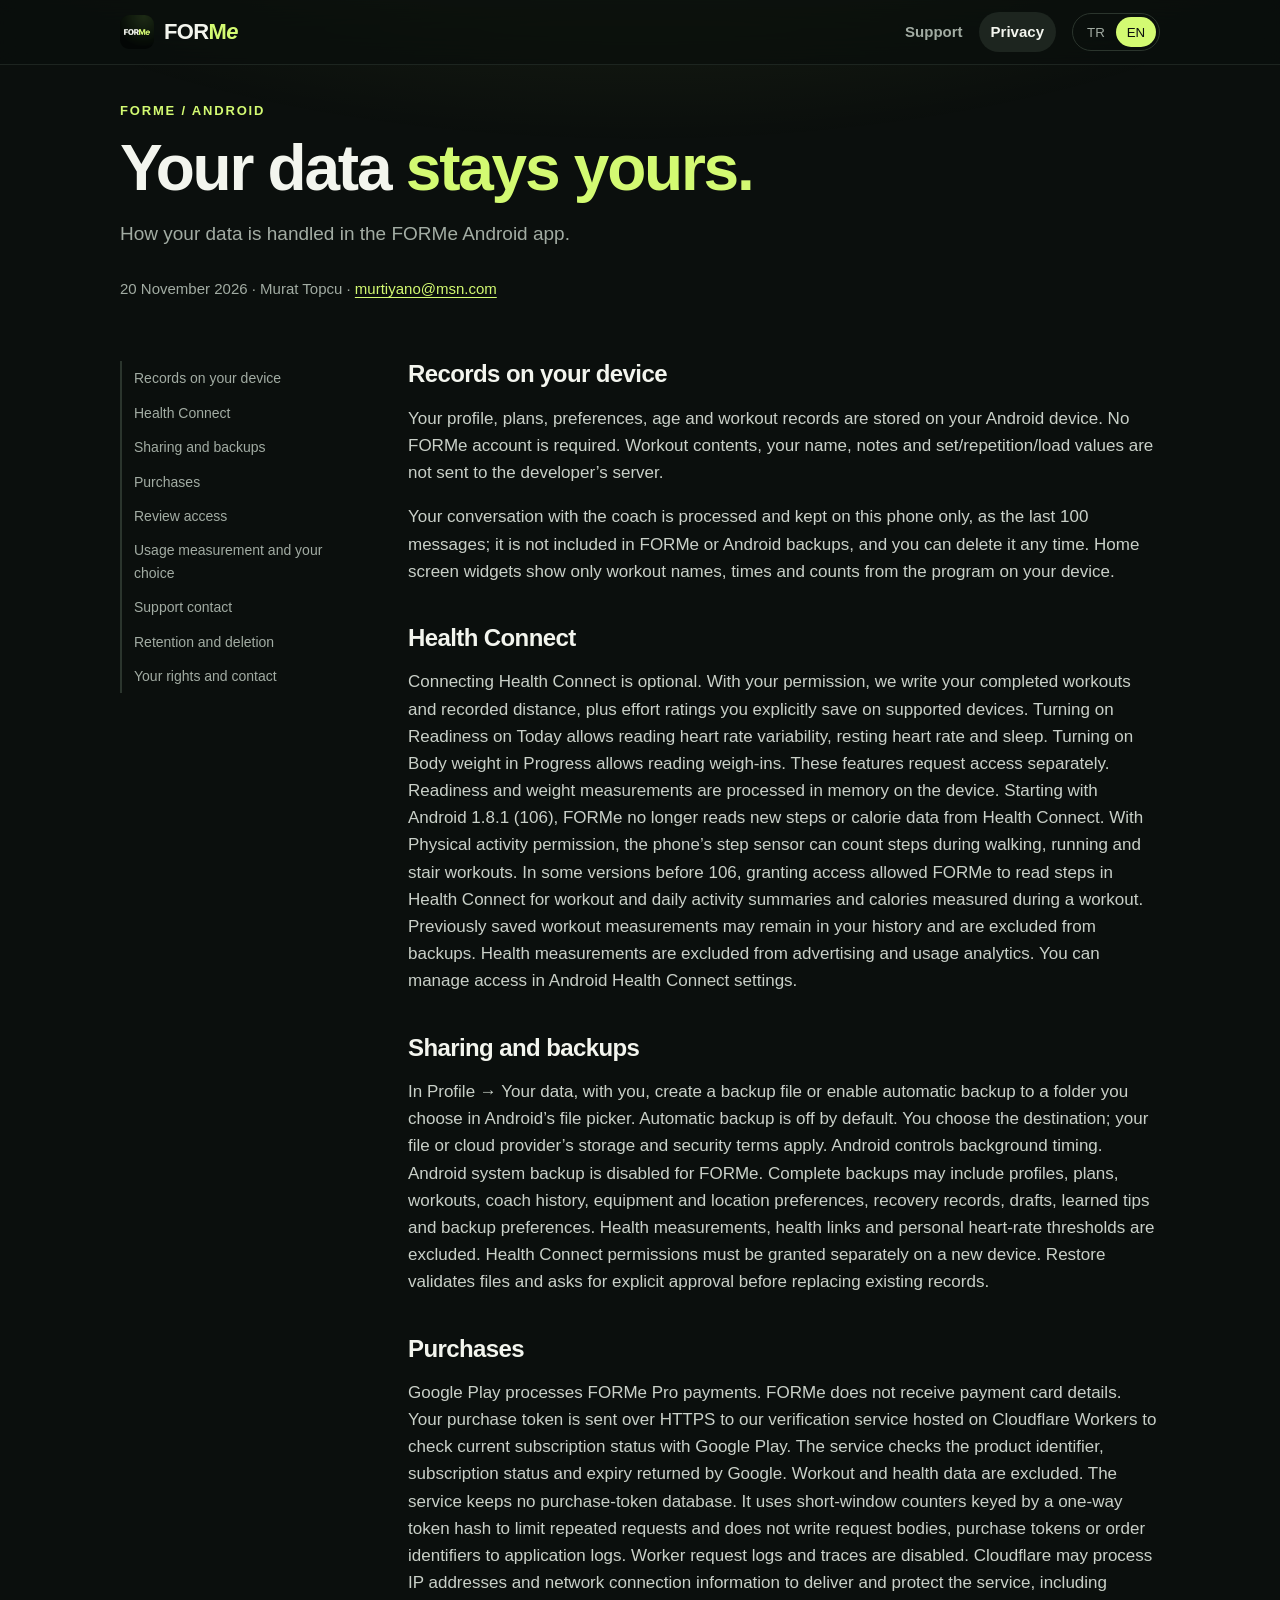
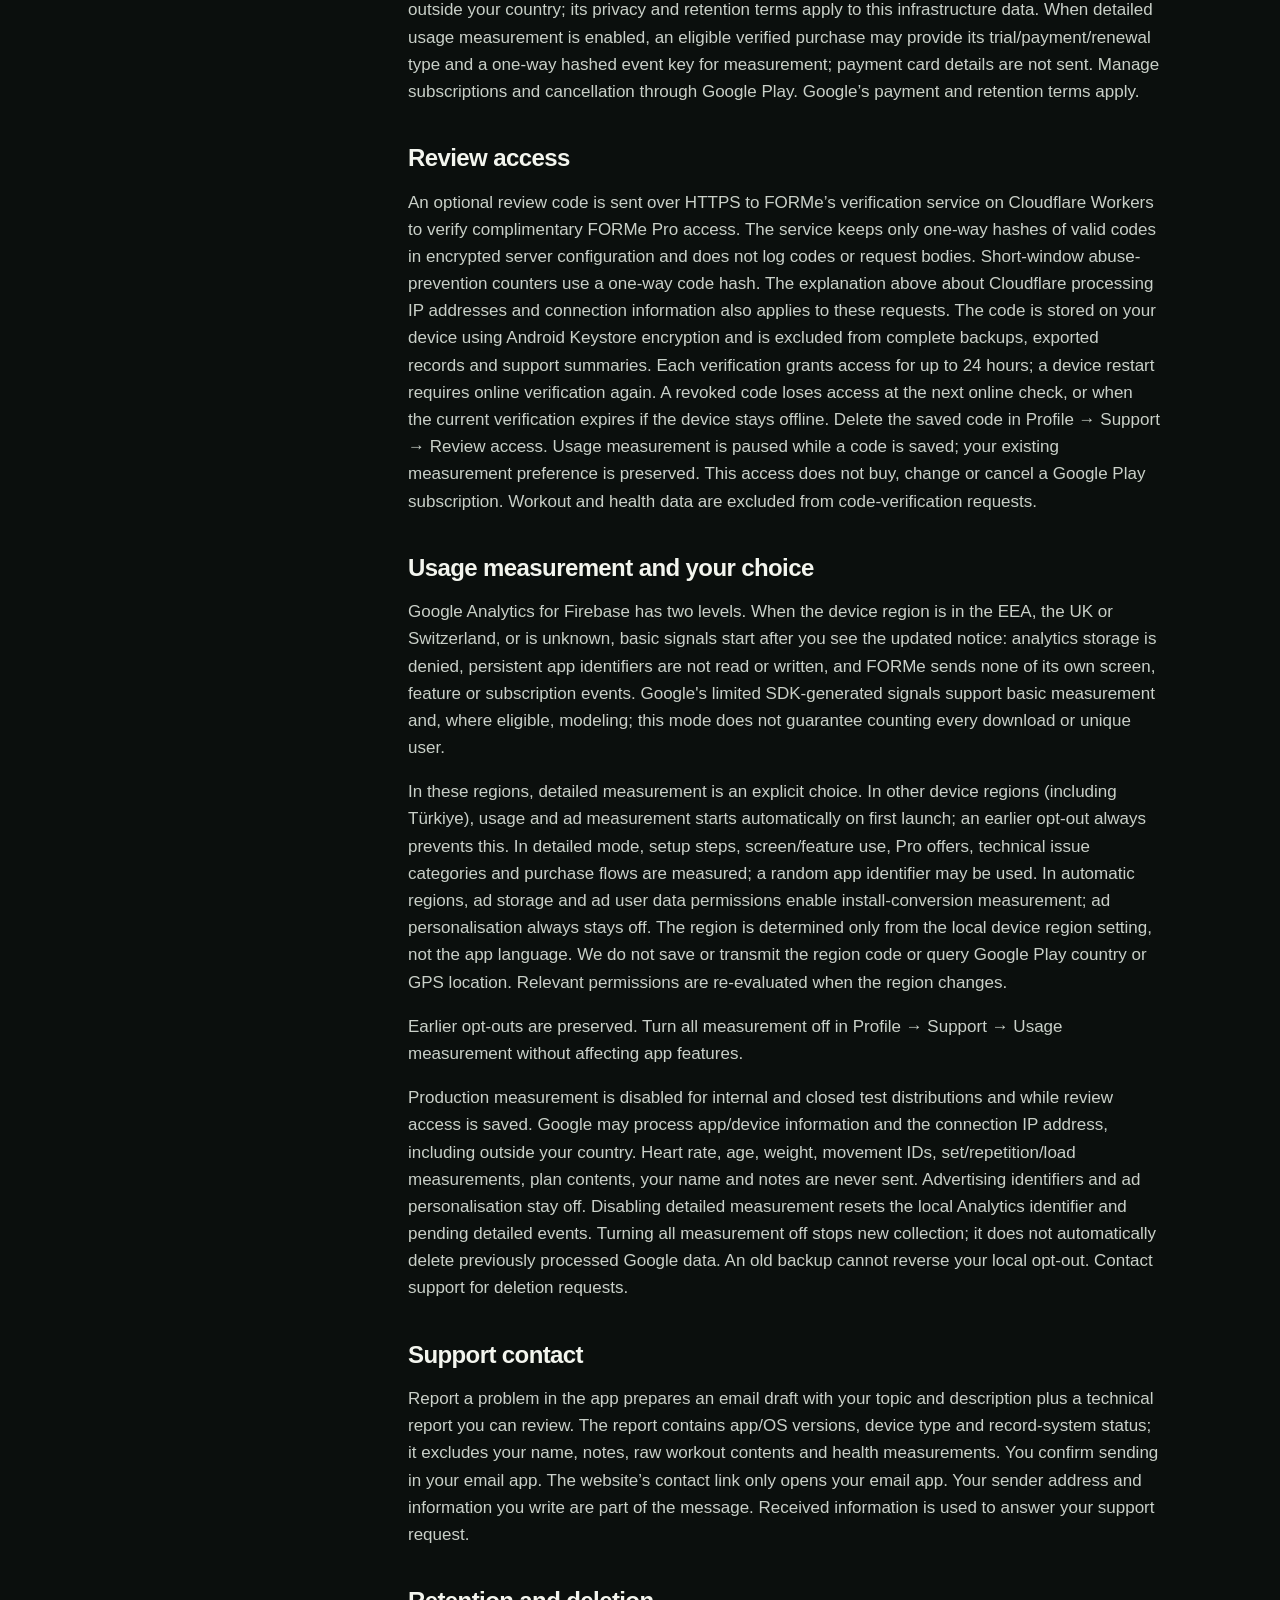
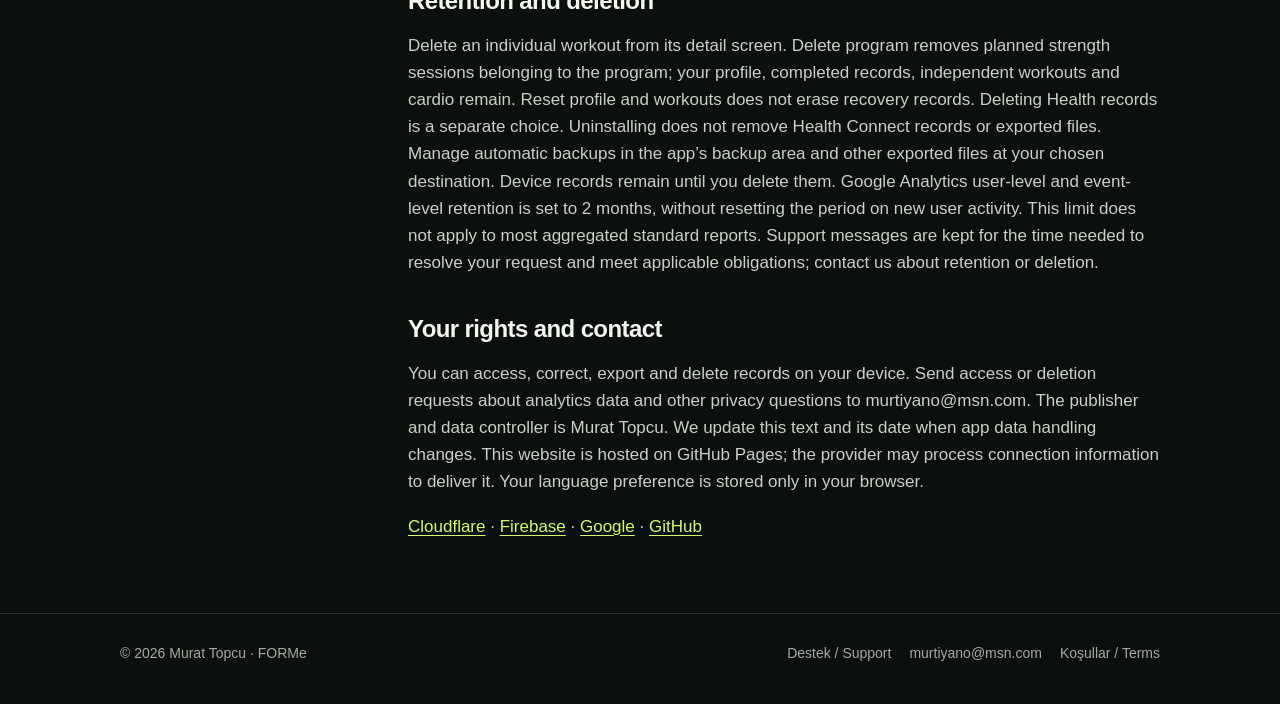
<file: forme/android/privacy/index.html>
<!doctype html>
<html lang="tr" data-title-tr="FORMe Android Gizlilik Politikası" data-title-en="FORMe Android Privacy Policy">
<head>
<meta charset="utf-8">
<meta name="viewport" content="width=device-width, initial-scale=1, viewport-fit=cover">
<title>FORMe Android Gizlilik Politikası</title>
<meta name="description" content="FORMe gizlilik politikası: hangi verileri nasıl işlediğimiz ve haklarınız. FORMe privacy policy.">
<meta name="theme-color" content="#0B0F0D">
<link rel="icon" href="../assets/icon.png">
<link rel="apple-touch-icon" href="../assets/icon.png">
<link rel="alternate" hreflang="tr" href="https://murat1984bjk.github.io/forme/android/privacy/?lang=tr">
<link rel="alternate" hreflang="en" href="https://murat1984bjk.github.io/forme/android/privacy/?lang=en">
<link rel="stylesheet" href="../assets/site.css">
<script src="../assets/lang.js"></script>
</head>
<body>
<div class="glow" aria-hidden="true"></div>
<header class="top">
  <div class="wrap">
    <a class="brand" href="../support/"><img src="../assets/icon.png" alt="" width="34" height="34"><span class="wordmark">FOR<b>M</b><i>e</i></span></a>
    <nav class="links" aria-label="FORMe">
      <a href="../support/"><span class="t-tr" lang="tr">Destek</span><span class="t-en" lang="en">Support</span></a>
      <a href="./" aria-current="page"><span class="t-tr" lang="tr">Gizlilik</span><span class="t-en" lang="en">Privacy</span></a>
    </nav>
    <div class="lang" role="group" aria-label="Dil / Language">
      <button type="button" data-set-lang="tr" aria-pressed="true">TR</button>
      <button type="button" data-set-lang="en" aria-pressed="false">EN</button>
    </div>
  </div>
</header>


<main class="t-tr" lang="tr"><div class="wrap"><section class="page-head"><p class="eyebrow">FORMe / ANDROID</p><h1>Verilerin <em>sende.</em></h1><p class="lead">FORMe Android uygulamasında verilerinin nasıl işlendiği.</p><p class="meta">20 Kasım 2026 · Murat Topcu · <a href="mailto:murtiyano@msn.com">murtiyano@msn.com</a></p></section><div class="policy"><nav class="toc" aria-label="Contents">
<a href="#device-tr">Cihazında tutulan kayıtlar</a>
<a href="#health-tr">Health Connect</a>
<a href="#backup-tr">Paylaşım ve yedek</a>
<a href="#purchase-tr">Satın almalar</a>
<a href="#review-tr">İnceleme erişimi</a>
<a href="#measurement-tr">Kullanım ölçümü ve seçimin</a>
<a href="#support-tr">Destek iletişimi</a>
<a href="#deletion-tr">Saklama ve silme</a>
<a href="#rights-tr">Hakların ve iletişim</a>
</nav><article>
<h2 id="device-tr">Cihazında tutulan kayıtlar</h2><p>Profilin, programların, tercihlerin, yaşın ve antrenman kayıtların Android cihazında saklanır. FORMe hesabı oluşturman gerekmez. Antrenman içeriği, adın, notların, set/tekrar/ağırlık değerlerin geliştiricinin sunucusuna gönderilmez.</p><p>Koçla konuşma bu telefonda işlenir ve yalnız bu telefonda, son 100 mesaj olarak saklanır; FORMe ve Android yedeklerine girmez, istediğin zaman silebilirsin. Ana ekran widget’ları cihazındaki programından yalnız antrenman adlarını, saatleri ve sayıları gösterir.</p>
<h2 id="health-tr">Health Connect</h2><p>Health Connect bağlantısı isteğe bağlıdır. Açıkça izin verdiğinde tamamladığın antrenmanları, girdiğin mesafeyi ve desteklenen cihazlarda kaydettiğin efor puanını Health Connect’e yazarız. Bugün’de Hazırlık’ı açarsan nabız değişkenliği, dinlenik nabız ve uyku kayıtları okunur. Gelişim’de Vücut ağırlığını açarsan tartı kayıtları okunur. Bu özellikler erişimi ayrı ayrı ister. Hazırlık ve kilo ölçümleri cihazda bellekte işlenir. 1.8.1 (106) itibarıyla Android’de yeni adım veya kalori verileri Health Connect’ten okunmaz. Yürüyüş, koşu ve merdiven antrenmanlarında adımlar, fiziksel etkinlik izniyle telefonun adım sensöründen sayılabilir. 106’dan önceki bazı sürümlerde, izin verdiğinde Health Connect’teki adımlar (antrenman sırasındaki toplam ve günlük hareket özeti) ve antrenman sırasında ölçülmüş kaloriler okunabiliyordu. Antrenmanına kaydedilen eski ölçümler geçmişinde kalabilir ve yedeklere eklenmez. Sağlık ölçümleri reklam veya kullanım ölçümüne gönderilmez. İzinlerini Android’in Health Connect ayarlarından yönetebilirsin.</p>
<h2 id="backup-tr">Paylaşım ve yedek</h2><p>Profil → Verilerin seninle alanından dosya yedeği oluşturabilir veya Android dosya seçicisinde seçtiğin klasöre otomatik yedeklemeyi açabilirsin. Otomatik yedekleme varsayılan olarak kapalıdır. Hedefi sen seçersin; seçtiğin dosya veya bulut sağlayıcısının saklama ve güvenlik koşulları geçerlidir. Arka plan zamanlamasını Android yönetir. FORMe’nin Android sistem yedeği kapalıdır. Tam yedek; profilleri, programları, antrenmanları, koç geçmişini, ekipman ve salon tercihlerini, esneme kayıtlarını, taslakları, ipuçlarını ve yedekleme tercihlerini içerebilir. Sağlık ölçümleri, sağlık bağlantıları ve kişisel nabız eşikleri hariç tutulur. Yeni cihazda Health Connect izinleri ayrıca verilir. Geri yükleme dosyaları doğrular ve mevcut kayıtları değiştirmeden önce açık onay ister.</p>
<h2 id="purchase-tr">Satın almalar</h2><p>FORMe Pro ödemelerini Google Play işler. FORMe ödeme kartı bilgilerini almaz. Satın alma belirtecin, aboneliğin güncel durumunu Google Play’den doğrulamak için HTTPS üzerinden Cloudflare Workers üzerinde çalışan doğrulama hizmetimize gönderilir. Hizmet Google’dan ürün kimliğini, abonelik durumunu ve bitiş zamanını kontrol eder. Antrenman ve sağlık verileri bu isteğe dahil edilmez. Hizmet satın alma belirteci veritabanı tutmaz; tekrar isteklerini sınırlamak için belirtecin tek yönlü özetiyle kısa dönemli sayaçlar kullanır; istek gövdesi, satın alma belirteci ve sipariş kimliği uygulama günlüklerine yazılmaz. Worker istek günlükleri ve izleme kayıtları kapalıdır. Cloudflare, hizmeti sunmak ve korumak için IP adresi ve ağ bağlantısı bilgilerini işleyebilir; ülken dışında işleme olabilir. Bu altyapı verilerinde Cloudflare’ın gizlilik ve saklama koşulları geçerlidir. Ayrıntılı kullanım ölçümü açık olduğunda, doğrulanan uygun satın almaya ait deneme/ödeme/yenileme türü ve tek yönlü özetlenmiş olay anahtarı ölçüm için kullanılabilir; ödeme kartı bilgileri gönderilmez. Aboneliklerini ve iptal işlemini Google Play üzerinden yönetirsin. Google’ın ödeme ve saklama koşulları geçerlidir.</p>
<h2 id="review-tr">İnceleme erişimi</h2><p>İsteğe bağlı inceleme kodu, ücretsiz FORMe Pro erişimini doğrulamak için HTTPS üzerinden Cloudflare Workers üzerindeki FORMe doğrulama hizmetine gönderilir. Hizmet geçerli kodların yalnızca tek yönlü özetlerini şifreli sunucu ayarında tutar; kodları veya istek gövdelerini günlüğe yazmaz. Kısa dönemli kötüye kullanım sayaçları kodun tek yönlü özetini kullanır. Cloudflare’ın IP ve bağlantı bilgilerini işleyebilmesine ilişkin yukarıdaki açıklama bu istekler için de geçerlidir. Kod cihazında Android Keystore ile şifreli saklanır; tam yedeklere, dışa aktarılan kayıtlara ve destek özetine eklenmez. Her doğrulama en fazla 24 saat erişim sağlar; cihaz yeniden başlatıldığında yeniden çevrimiçi doğrulama gerekir. Kod iptal edildiğinde sonraki çevrimiçi kontrolde, çevrimdışı kalındığında ise mevcut doğrulama süresi bittiğinde erişim sona erer. Profil → Destek → İnceleme erişimi alanından kayıtlı kodu silebilirsin. Kod kayıtlı olduğu sürece kullanım ölçümü durdurulur; önceki ölçüm tercihin değiştirilmez. Bu erişim Google Play aboneliği satın almaz, değiştirmez veya iptal etmez. Antrenman ve sağlık verileri kod doğrulama isteğine eklenmez.</p>
<h2 id="measurement-tr">Kullanım ölçümü ve seçimin</h2><p>Google Analytics for Firebase iki düzeyde çalışır. Cihaz bölgesi Avrupa Ekonomik Alanı, Birleşik Krallık veya İsviçre ise ya da belirlenemiyorsa, yeni bilgilendirmeyi gördükten sonra temel sinyaller açılır: analitik depolama izni kapalıdır, kalıcı uygulama kimliği okunmaz/yazılmaz ve FORMe kendi ekran, özellik veya abonelik olaylarını göndermez. Google’ın SDK tarafından oluşturulan sınırlı sinyalleri temel ölçüm ve uygun koşullarda modelleme için işlenir; bu mod her indirmeyi veya tekil kullanıcıyı saymayı garanti etmez.</p><p>Bu bölgelerde ayrıntılı ölçümü açıkça seçersin. Diğer cihaz bölgelerinde (Türkiye dâhil) kullanım ve reklam ölçümü ilk açılıştan itibaren otomatik etkinleşir; önceki kapatma tercihin bunu her zaman engeller. Ayrıntılı modda kurulum adımları, ekran/özellik kullanımı, Pro teklifleri, teknik hata kategorileri ve satın alma akışları ölçülür; rastgele uygulama kimliği kullanılabilir. Otomatik bölgelerde reklam depolama ve reklam kullanıcı verisi izinleri kurulum dönüşümlerini ölçmek için açılır; reklam kişiselleştirmesi her zaman kapalıdır. Bölge yalnızca cihazın yerel bölge ayarından belirlenir; uygulama dilinden çıkarılmaz. Bölge kodunu kaydetmez veya sunucuya göndermez, Google Play mağaza ülkesini veya GPS konumunu sorgulamayız. Bölge değiştiğinde ilgili izinler yeniden değerlendirilir.</p><p>Önceki kapatma tercihin korunur. Profil → Destek → Kullanım ölçümü alanından tüm ölçümü kapatabilirsin; uygulama özellikleri etkilenmez.</p><p>Dahili ve kapalı test dağıtımlarında ve inceleme erişimi kayıtlıyken üretim ölçümü kapalıdır. Google uygulama/cihaz bilgilerini ve bağlantı sırasında IP adresini işleyebilir; veriler ülken dışında işlenebilir. Nabız, yaş, kilo, hareket kimliği, set/tekrar/ağırlık ölçümü, plan içeriği, adın ve notlar gönderilmez. Reklam kimliği ve reklam kişiselleştirmesi kapalıdır. Ayrıntılı ölçümü kapatmak cihazdaki Analytics kimliğini ve bekleyen ayrıntılı olayları sıfırlar. Tüm ölçümü kapatmak yeni toplamayı durdurur; önceden Google’da işlenen verileri otomatik silmez. Eski yedek cihazındaki kapatma tercihini değiştiremez. Silme talepleri için destek adresine başvurabilirsin.</p>
<h2 id="support-tr">Destek iletişimi</h2><p>Uygulamadaki Sorunu bildir alanı, seçtiğin konu ve açıklamayla e-posta taslağı ve inceleyebileceğin teknik rapor hazırlar. Rapor; uygulama/işletim sistemi sürümü, cihaz türü ve kayıt sisteminin teknik durumunu içerir; adını, notlarını, ham antrenman içeriğini veya sağlık ölçümlerini içermez. Göndermeyi e-posta uygulamanda sen onaylarsın. Web sayfasındaki iletişim bağlantısı yalnızca e-posta uygulamanı açar. Gönderici adresin ve açıklamaya yazdıkların mesajın parçasıdır. Alınan bilgiler destek talebini yanıtlamak için kullanılır.</p>
<h2 id="deletion-tr">Saklama ve silme</h2><p>Tek bir antrenmanı detay ekranından silebilirsin. Programı sil, programa bağlı planlı kuvvet seanslarını kaldırır; profilin, tamamlanan kayıtlar, bağımsız ve kardiyo antrenmanları korunur. Profil ve antrenmanları sıfırla, esneme kayıtlarını silmez. Sağlık kayıtlarını silmek ayrı bir seçimdir. Uygulamayı kaldırmak Health Connect kayıtlarını veya dışa aktarılan dosyaları silmez. Otomatik yedeklerini uygulamanın yedek alanından, diğer dışa aktarılan dosyaları seçtiğin konumdan yönet. Cihazındaki veriler sen silene kadar kalır. Google Analytics’te kullanıcı ve olay düzeyindeki veriler için saklama süresi 2 aydır; yeni kullanıcı etkinliği bu süreyi yeniden başlatmaz. Bu sınır, toplulaştırılmış standart raporların çoğuna uygulanmaz. Destek mesajları talebin çözümü ve ilgili yükümlülükler için gereken süre boyunca tutulur; saklama ve silme taleplerin için iletişim adresimizi kullanabilirsin.</p>
<h2 id="rights-tr">Hakların ve iletişim</h2><p>Cihazındaki kayıtlara erişebilir, onları düzeltebilir, dışa aktarabilir ve silebilirsin. Analiz verileri için erişim veya silme taleplerini ve diğer gizlilik sorularını murtiyano@msn.com adresine iletebilirsin. Yayıncı ve veri sorumlusu Murat Topcu’dur. Uygulamanın veri işleme davranışı değiştiğinde bu metni ve güncelleme tarihini yenileriz. Bu web sitesi GitHub Pages üzerinde barındırılır; hizmet sağlayıcısı siteyi sunmak için bağlantı bilgilerini işleyebilir. Dil tercihin yalnızca tarayıcında saklanır.</p>
<p><a href="https://www.cloudflare.com/privacypolicy/">Cloudflare</a> · <a href="https://firebase.google.com/support/privacy">Firebase</a> · <a href="https://policies.google.com/privacy">Google</a> · <a href="https://docs.github.com/en/site-policy/privacy-policies/github-general-privacy-statement">GitHub</a></p></article></div></div></main>
<main class="t-en" lang="en"><div class="wrap"><section class="page-head"><p class="eyebrow">FORMe / ANDROID</p><h1>Your data <em>stays yours.</em></h1><p class="lead">How your data is handled in the FORMe Android app.</p><p class="meta">20 November 2026 · Murat Topcu · <a href="mailto:murtiyano@msn.com">murtiyano@msn.com</a></p></section><div class="policy"><nav class="toc" aria-label="Contents">
<a href="#device-en">Records on your device</a>
<a href="#health-en">Health Connect</a>
<a href="#backup-en">Sharing and backups</a>
<a href="#purchase-en">Purchases</a>
<a href="#review-en">Review access</a>
<a href="#measurement-en">Usage measurement and your choice</a>
<a href="#support-en">Support contact</a>
<a href="#deletion-en">Retention and deletion</a>
<a href="#rights-en">Your rights and contact</a>
</nav><article>
<h2 id="device-en">Records on your device</h2><p>Your profile, plans, preferences, age and workout records are stored on your Android device. No FORMe account is required. Workout contents, your name, notes and set/repetition/load values are not sent to the developer’s server.</p><p>Your conversation with the coach is processed and kept on this phone only, as the last 100 messages; it is not included in FORMe or Android backups, and you can delete it any time. Home screen widgets show only workout names, times and counts from the program on your device.</p>
<h2 id="health-en">Health Connect</h2><p>Connecting Health Connect is optional. With your permission, we write your completed workouts and recorded distance, plus effort ratings you explicitly save on supported devices. Turning on Readiness on Today allows reading heart rate variability, resting heart rate and sleep. Turning on Body weight in Progress allows reading weigh-ins. These features request access separately. Readiness and weight measurements are processed in memory on the device. Starting with Android 1.8.1 (106), FORMe no longer reads new steps or calorie data from Health Connect. With Physical activity permission, the phone’s step sensor can count steps during walking, running and stair workouts. In some versions before 106, granting access allowed FORMe to read steps in Health Connect for workout and daily activity summaries and calories measured during a workout. Previously saved workout measurements may remain in your history and are excluded from backups. Health measurements are excluded from advertising and usage analytics. You can manage access in Android Health Connect settings.</p>
<h2 id="backup-en">Sharing and backups</h2><p>In Profile → Your data, with you, create a backup file or enable automatic backup to a folder you choose in Android’s file picker. Automatic backup is off by default. You choose the destination; your file or cloud provider’s storage and security terms apply. Android controls background timing. Android system backup is disabled for FORMe. Complete backups may include profiles, plans, workouts, coach history, equipment and location preferences, recovery records, drafts, learned tips and backup preferences. Health measurements, health links and personal heart-rate thresholds are excluded. Health Connect permissions must be granted separately on a new device. Restore validates files and asks for explicit approval before replacing existing records.</p>
<h2 id="purchase-en">Purchases</h2><p>Google Play processes FORMe Pro payments. FORMe does not receive payment card details. Your purchase token is sent over HTTPS to our verification service hosted on Cloudflare Workers to check current subscription status with Google Play. The service checks the product identifier, subscription status and expiry returned by Google. Workout and health data are excluded. The service keeps no purchase-token database. It uses short-window counters keyed by a one-way token hash to limit repeated requests and does not write request bodies, purchase tokens or order identifiers to application logs. Worker request logs and traces are disabled. Cloudflare may process IP addresses and network connection information to deliver and protect the service, including outside your country; its privacy and retention terms apply to this infrastructure data. When detailed usage measurement is enabled, an eligible verified purchase may provide its trial/payment/renewal type and a one-way hashed event key for measurement; payment card details are not sent. Manage subscriptions and cancellation through Google Play. Google’s payment and retention terms apply.</p>
<h2 id="review-en">Review access</h2><p>An optional review code is sent over HTTPS to FORMe’s verification service on Cloudflare Workers to verify complimentary FORMe Pro access. The service keeps only one-way hashes of valid codes in encrypted server configuration and does not log codes or request bodies. Short-window abuse-prevention counters use a one-way code hash. The explanation above about Cloudflare processing IP addresses and connection information also applies to these requests. The code is stored on your device using Android Keystore encryption and is excluded from complete backups, exported records and support summaries. Each verification grants access for up to 24 hours; a device restart requires online verification again. A revoked code loses access at the next online check, or when the current verification expires if the device stays offline. Delete the saved code in Profile → Support → Review access. Usage measurement is paused while a code is saved; your existing measurement preference is preserved. This access does not buy, change or cancel a Google Play subscription. Workout and health data are excluded from code-verification requests.</p>
<h2 id="measurement-en">Usage measurement and your choice</h2><p>Google Analytics for Firebase has two levels. When the device region is in the EEA, the UK or Switzerland, or is unknown, basic signals start after you see the updated notice: analytics storage is denied, persistent app identifiers are not read or written, and FORMe sends none of its own screen, feature or subscription events. Google's limited SDK-generated signals support basic measurement and, where eligible, modeling; this mode does not guarantee counting every download or unique user.</p><p>In these regions, detailed measurement is an explicit choice. In other device regions (including Türkiye), usage and ad measurement starts automatically on first launch; an earlier opt-out always prevents this. In detailed mode, setup steps, screen/feature use, Pro offers, technical issue categories and purchase flows are measured; a random app identifier may be used. In automatic regions, ad storage and ad user data permissions enable install-conversion measurement; ad personalisation always stays off. The region is determined only from the local device region setting, not the app language. We do not save or transmit the region code or query Google Play country or GPS location. Relevant permissions are re-evaluated when the region changes.</p><p>Earlier opt-outs are preserved. Turn all measurement off in Profile → Support → Usage measurement without affecting app features.</p><p>Production measurement is disabled for internal and closed test distributions and while review access is saved. Google may process app/device information and the connection IP address, including outside your country. Heart rate, age, weight, movement IDs, set/repetition/load measurements, plan contents, your name and notes are never sent. Advertising identifiers and ad personalisation stay off. Disabling detailed measurement resets the local Analytics identifier and pending detailed events. Turning all measurement off stops new collection; it does not automatically delete previously processed Google data. An old backup cannot reverse your local opt-out. Contact support for deletion requests.</p>
<h2 id="support-en">Support contact</h2><p>Report a problem in the app prepares an email draft with your topic and description plus a technical report you can review. The report contains app/OS versions, device type and record-system status; it excludes your name, notes, raw workout contents and health measurements. You confirm sending in your email app. The website’s contact link only opens your email app. Your sender address and information you write are part of the message. Received information is used to answer your support request.</p>
<h2 id="deletion-en">Retention and deletion</h2><p>Delete an individual workout from its detail screen. Delete program removes planned strength sessions belonging to the program; your profile, completed records, independent workouts and cardio remain. Reset profile and workouts does not erase recovery records. Deleting Health records is a separate choice. Uninstalling does not remove Health Connect records or exported files. Manage automatic backups in the app’s backup area and other exported files at your chosen destination. Device records remain until you delete them. Google Analytics user-level and event-level retention is set to 2 months, without resetting the period on new user activity. This limit does not apply to most aggregated standard reports. Support messages are kept for the time needed to resolve your request and meet applicable obligations; contact us about retention or deletion.</p>
<h2 id="rights-en">Your rights and contact</h2><p>You can access, correct, export and delete records on your device. Send access or deletion requests about analytics data and other privacy questions to murtiyano@msn.com. The publisher and data controller is Murat Topcu. We update this text and its date when app data handling changes. This website is hosted on GitHub Pages; the provider may process connection information to deliver it. Your language preference is stored only in your browser.</p>
<p><a href="https://www.cloudflare.com/privacypolicy/">Cloudflare</a> · <a href="https://firebase.google.com/support/privacy">Firebase</a> · <a href="https://policies.google.com/privacy">Google</a> · <a href="https://docs.github.com/en/site-policy/privacy-policies/github-general-privacy-statement">GitHub</a></p></article></div></div></main>
<footer><div class="wrap">© 2026 Murat Topcu · FORMe <nav><a href="../support/">Destek / Support</a><a href="mailto:murtiyano@msn.com">murtiyano@msn.com</a><a href="../terms/">Koşullar / Terms</a></nav></div></footer></body></html>
</file>
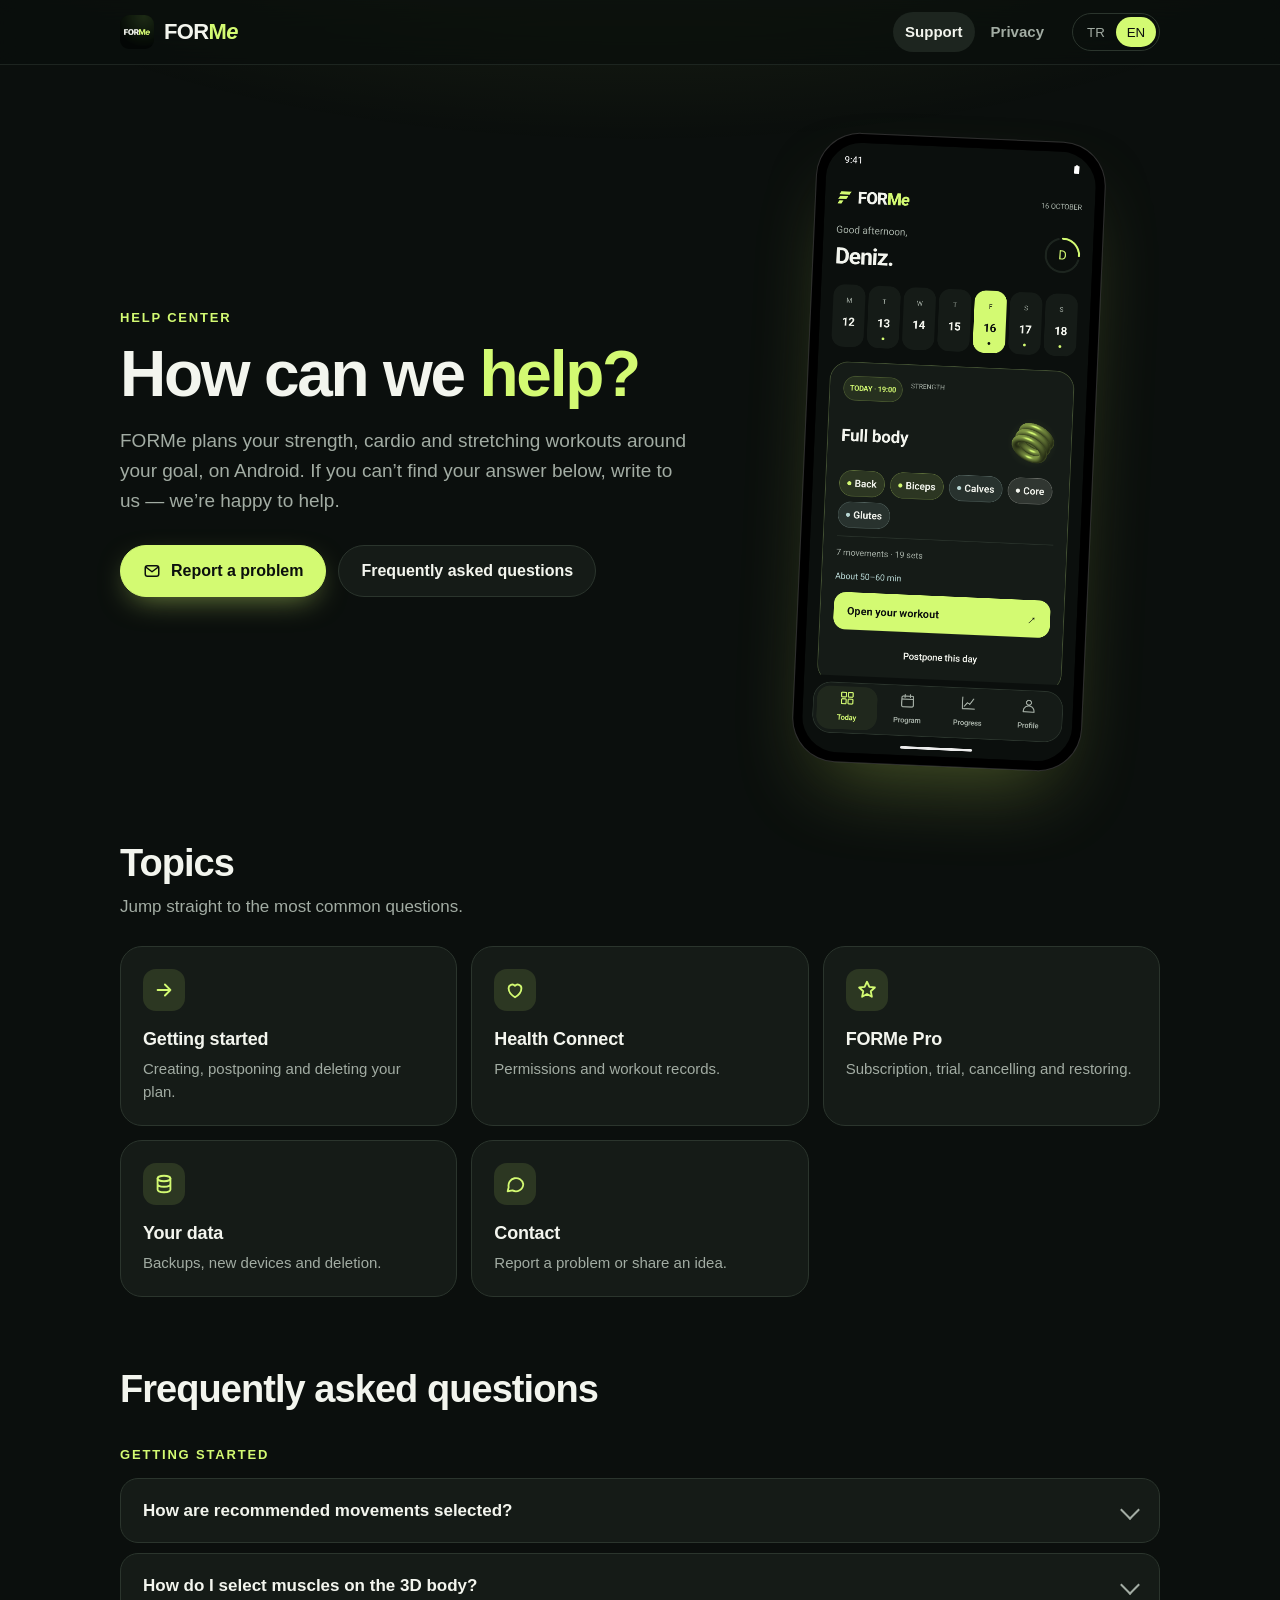
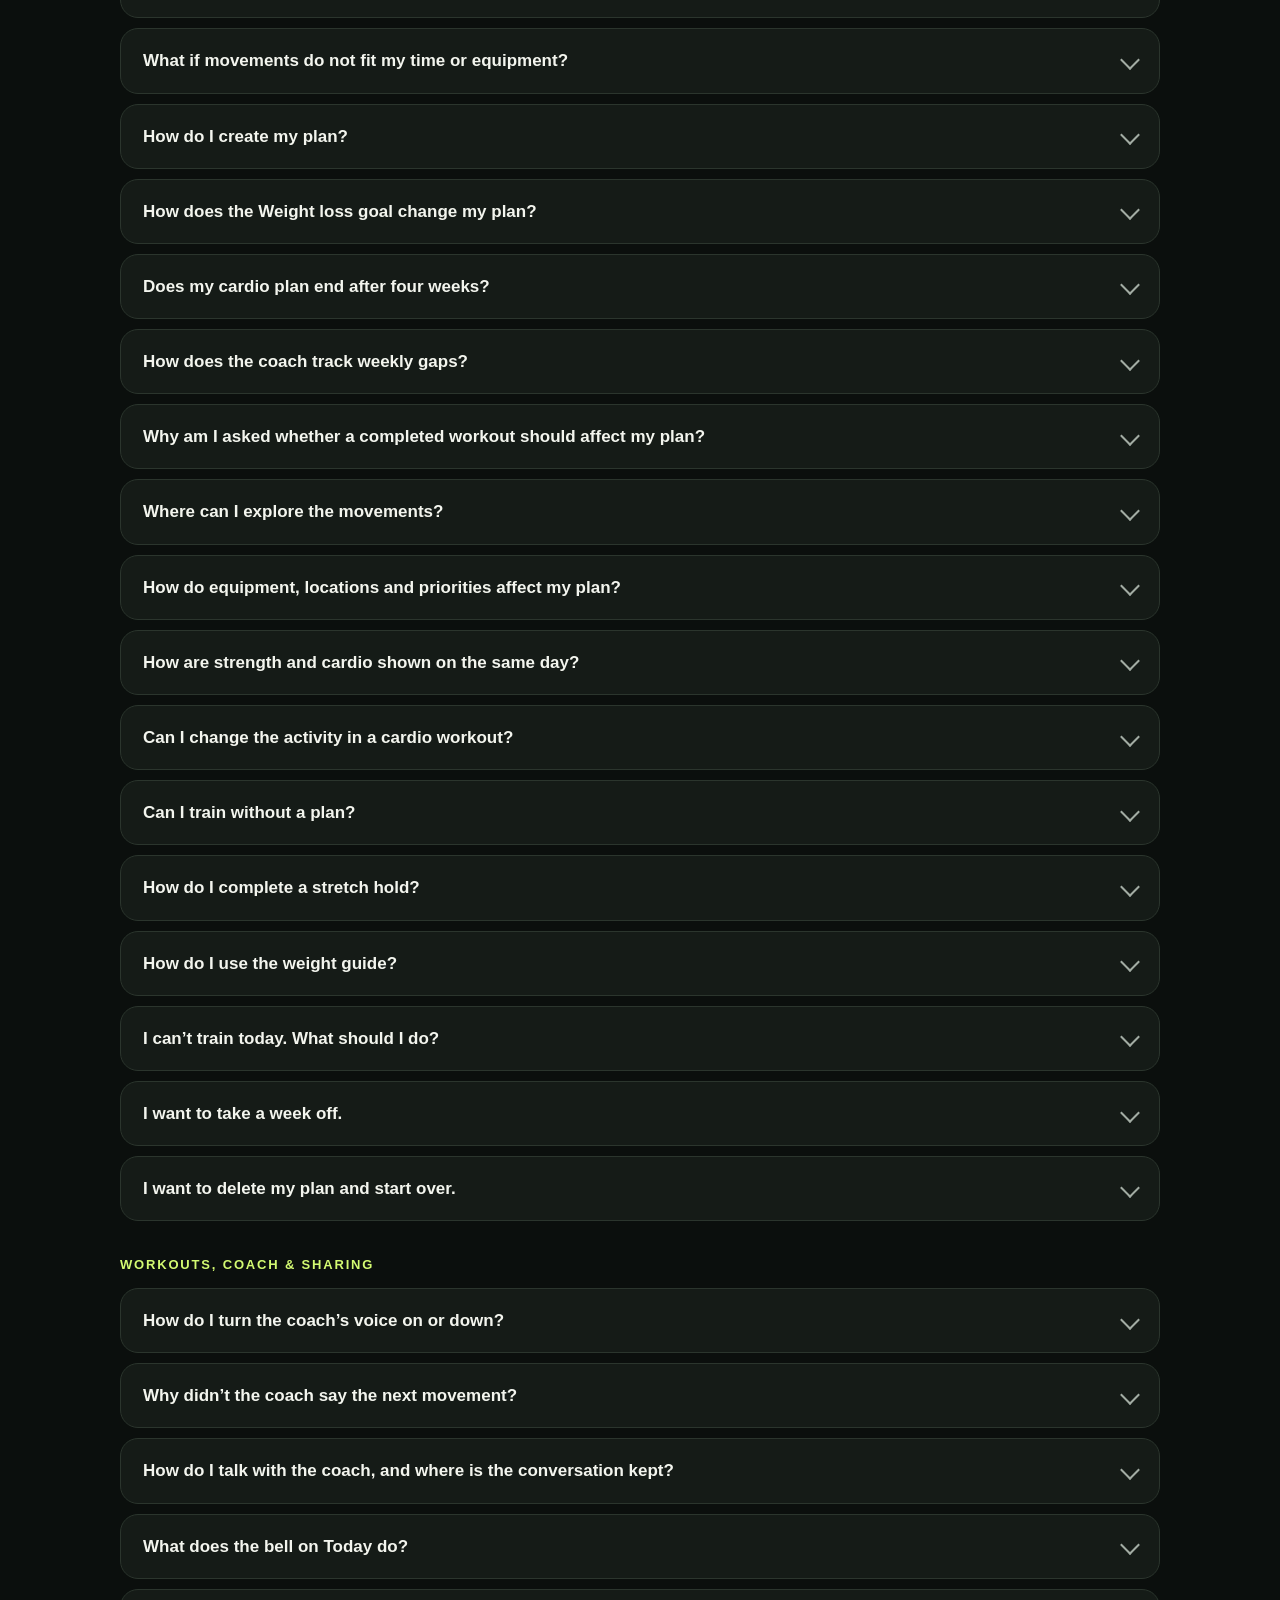
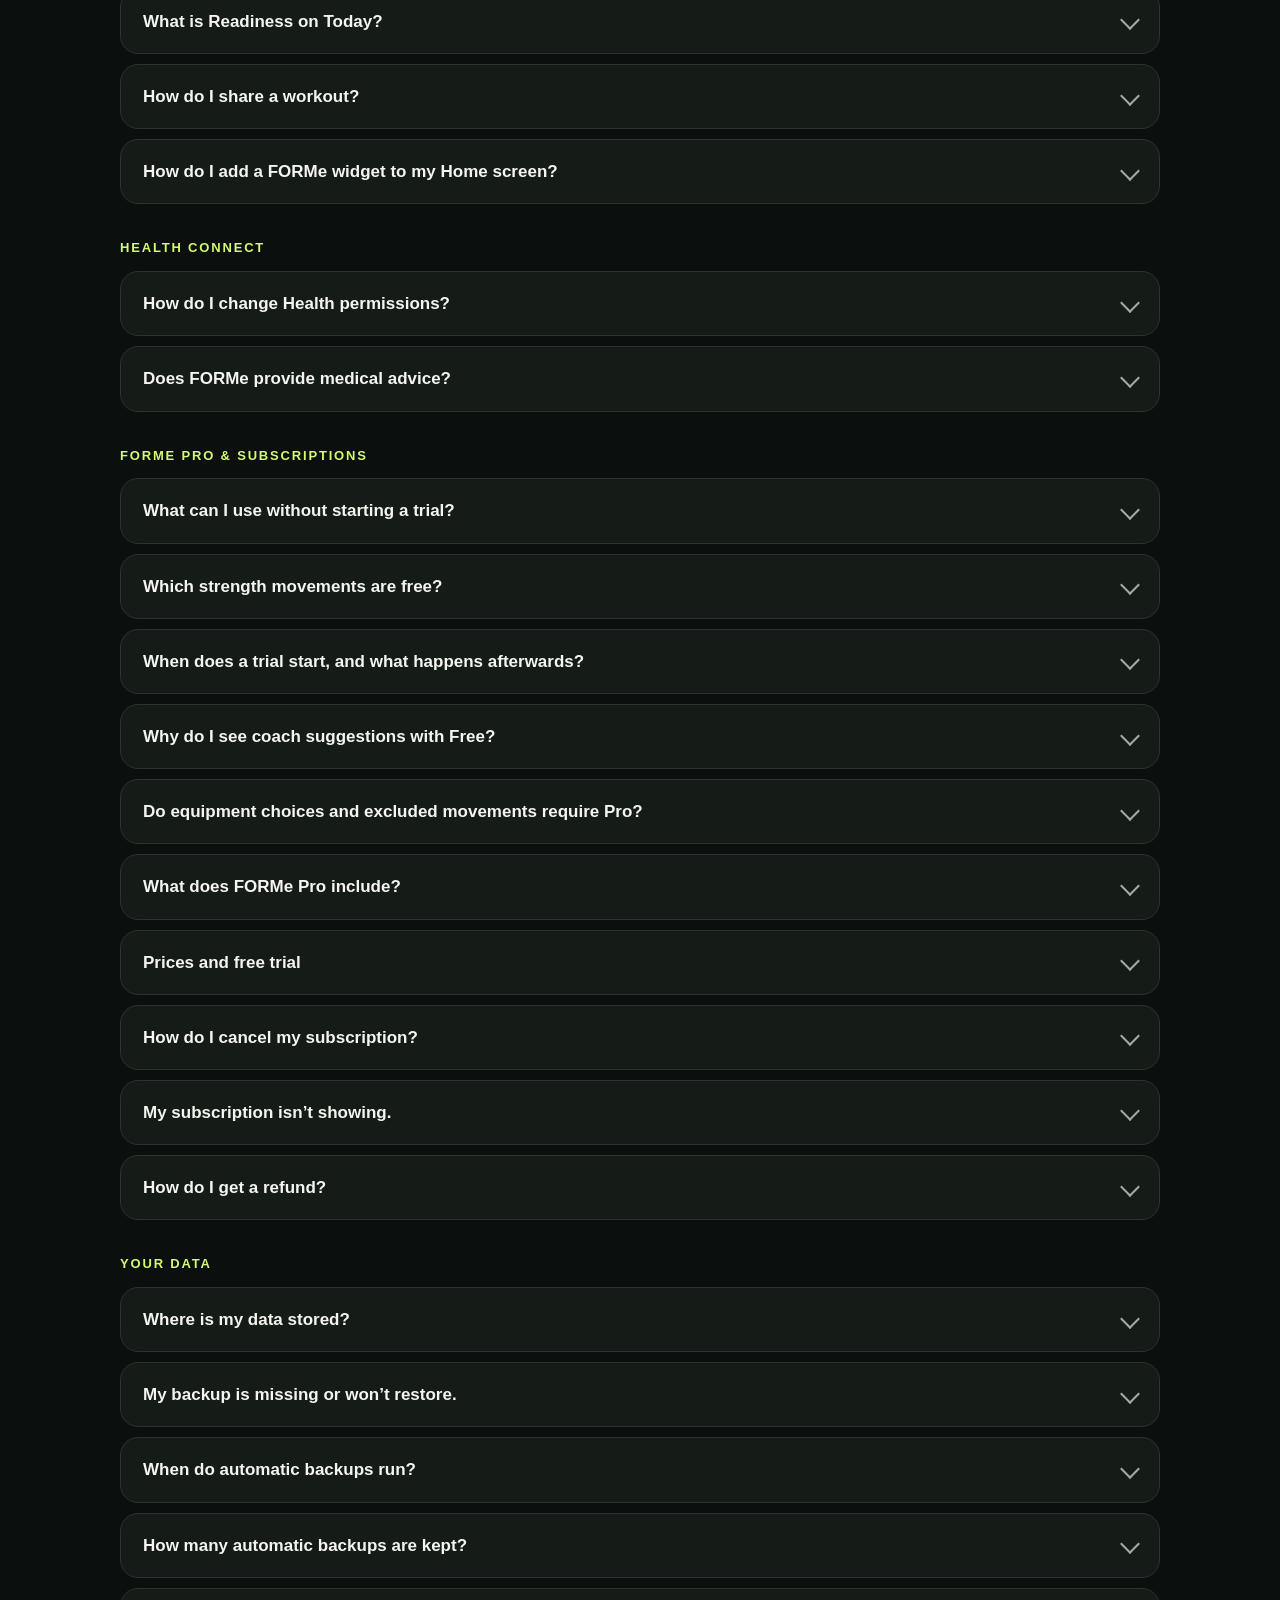
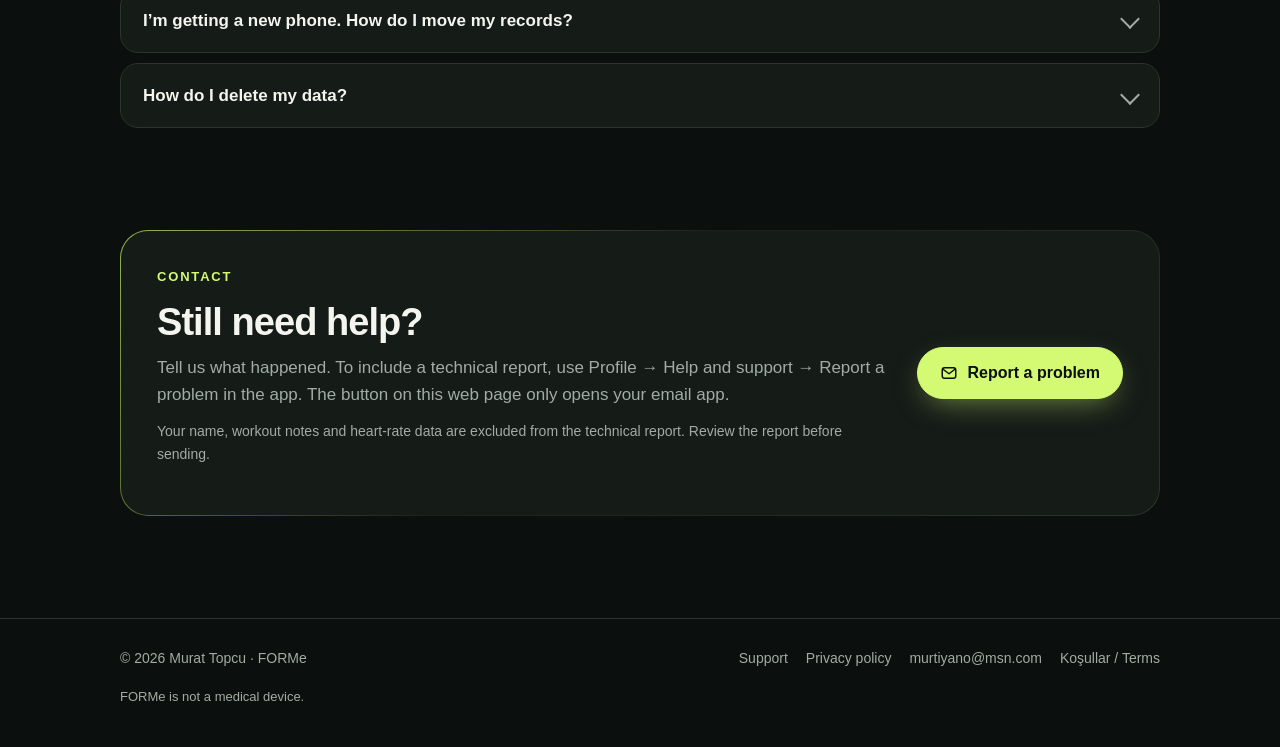
<file: forme/android/support/index.html>
<!doctype html>
<html lang="tr" data-title-tr="FORMe Destek" data-title-en="FORMe Support">
<head>
<meta charset="utf-8">
<meta http-equiv="Content-Security-Policy" content="default-src 'none'; img-src 'self'; style-src 'self' 'unsafe-inline'; script-src 'self'; base-uri 'none'; form-action 'none'">
<meta name="viewport" content="width=device-width, initial-scale=1, viewport-fit=cover">
<title>FORMe Destek</title>
<meta name="description" content="FORMe için yardım ve iletişim: Android, abonelik, veriler ve sık sorulan sorular. Help and contact for FORMe.">
<meta name="theme-color" content="#0B0F0D">
<link rel="icon" href="../assets/icon.png">
<link rel="apple-touch-icon" href="../assets/icon.png">
<link rel="alternate" hreflang="tr" href="https://murat1984bjk.github.io/forme/android/support/?lang=tr">
<link rel="alternate" hreflang="en" href="https://murat1984bjk.github.io/forme/android/support/?lang=en">
<link rel="stylesheet" href="../assets/site.css">
<script src="../assets/lang.js"></script>
</head>
<body>
<div class="glow" aria-hidden="true"></div>
<header class="top">
  <div class="wrap">
    <a class="brand" href="index.html"><img src="../assets/icon.png" alt="" width="34" height="34"><span class="wordmark">FOR<b>M</b><i>e</i></span></a>
    <nav class="links" aria-label="FORMe">
      <a href="index.html" aria-current="page"><span class="t-tr" lang="tr">Destek</span><span class="t-en" lang="en">Support</span></a>
      <a href="../privacy/"><span class="t-tr" lang="tr">Gizlilik</span><span class="t-en" lang="en">Privacy</span></a>
    </nav>
    <div class="lang" role="group" aria-label="Dil / Language">
      <button type="button" data-set-lang="tr" aria-pressed="true">TR</button>
      <button type="button" data-set-lang="en" aria-pressed="false">EN</button>
    </div>
  </div>
</header>

<!-- ============================== TÜRKÇE ============================== -->
<main class="t-tr" lang="tr">
  <div class="wrap">
    <div class="hero">
      <div>
        <p class="eyebrow">Destek merkezi</p>
        <h1>Nasıl yardımcı <em>olabiliriz?</em></h1>
        <p class="lead">FORMe, kuvvet, kardiyo ve esneme antrenmanlarını hedefine göre planlayan Android uygulamasıdır. Sorunun cevabını aşağıda bulamazsan bize yaz; seve seve yardımcı oluruz.</p>
        <div class="actions">
          <a class="btn primary" href="#iletisim"><svg viewBox="0 0 24 24" fill="none" stroke="currentColor" stroke-width="2" stroke-linecap="round" stroke-linejoin="round"><rect x="3" y="5" width="18" height="14" rx="3"/><path d="m4 7 8 6 8-6"/></svg>Sorunu bildir</a>
          <a class="btn" href="#sss">Sık sorulan sorular</a>
        </div>
      </div>
      <div class="phone"><img src="../assets/today-tr.png" alt="FORMe Bugün ekranı" width="1080" height="2400"></div>
    </div>

    <section aria-labelledby="konular-tr">
      <h2 id="konular-tr">Konular</h2>
      <p class="sub">En sık sorulan başlıklara hızlıca git.</p>
      <div class="grid">
        <a class="tile" href="#baslarken"><div class="ico"><svg viewBox="0 0 24 24" fill="none" stroke="currentColor" stroke-width="2" stroke-linecap="round" stroke-linejoin="round"><path d="M5 12h14M13 6l6 6-6 6"/></svg></div><h3>Başlarken</h3><p>Program oluşturma, erteleme ve programı silme.</p></a>
        <a class="tile" href="#saglik"><div class="ico"><svg viewBox="0 0 24 24" fill="none" stroke="currentColor" stroke-width="2" stroke-linecap="round" stroke-linejoin="round"><path d="M12 20s-7-4.4-7-10a4 4 0 0 1 7-2.6A4 4 0 0 1 19 10c0 5.6-7 10-7 10z"/></svg></div><h3>Health Connect</h3><p>İzinler ve antrenman kayıtları.</p></a>
        <a class="tile" href="#pro"><div class="ico"><svg viewBox="0 0 24 24" fill="none" stroke="currentColor" stroke-width="2" stroke-linecap="round" stroke-linejoin="round"><path d="m12 3 2.6 5.6 6 .7-4.5 4.1 1.2 6L12 16.4 6.7 19.4l1.2-6L3.4 9.3l6-.7z"/></svg></div><h3>FORMe Pro</h3><p>Abonelik, deneme, iptal ve geri yükleme.</p></a>
        <a class="tile" href="#veriler"><div class="ico"><svg viewBox="0 0 24 24" fill="none" stroke="currentColor" stroke-width="2" stroke-linecap="round" stroke-linejoin="round"><ellipse cx="12" cy="6" rx="7" ry="3"/><path d="M5 6v6c0 1.7 3.1 3 7 3s7-1.3 7-3V6M5 12v6c0 1.7 3.1 3 7 3s7-1.3 7-3v-6"/></svg></div><h3>Verilerin</h3><p>Yedekleme, cihaz değiştirme ve silme.</p></a>
        <a class="tile" href="#iletisim"><div class="ico"><svg viewBox="0 0 24 24" fill="none" stroke="currentColor" stroke-width="2" stroke-linecap="round" stroke-linejoin="round"><path d="M21 12a8 8 0 0 1-11.8 7L4 20l1.1-4.6A8 8 0 1 1 21 12z"/></svg></div><h3>İletişim</h3><p>Sorun bildir, öneri gönder.</p></a>
      </div>
    </section>

    <section id="sss" aria-labelledby="sss-tr">
      <h2 id="sss-tr">Sık sorulan sorular</h2>

      <div class="faq-group" id="baslarken">
        <h3>Başlarken</h3>
        <details><summary>Önerilen hareketler neye göre seçiliyor?</summary><div class="a"><p>Ek antrenman oluştururken <span class="path">Önerilen hareketler</span>; hedefin, deneyimin, ekipmanın, seçtiğin kas/bölgeler ve yapmayacağın hareketler dikkate alınarak hazırlanır. Uygun favorilerin öncelik kazanır. Set ve tekrarlar seans sürene uyarlanır; Free’de yalnız erişebildiğin ücretsiz hareketler kullanılır.</p><p><span class="path">Başka hareketler</span> ile uygun seçenekleri değiştirebilir veya kendi seçimini yapabilirsin. Antrenmanı ekledikten sonra Bugün ekranına dönersin.</p></div></details>
        <details><summary>3D vücut üzerinde kasları nasıl seçerim?</summary><div class="a"><p>Kas seçimini aç ve 3D vücut üzerindeki işaretli noktalara dokun. Bir kas grubunun sağ veya sol tarafını seçtiğinde iki taraf birlikte seçilir. Ön ve arka görünümler arasında geçebilir, alttaki bölge listesini de kullanabilirsin. İşaretlenmeyen alanlar ayrı bir seçim hedefi değildir.</p></div></details>
        <details><summary>Seçtiğim hareketler süreye veya ekipmanıma uymuyorsa ne yapmalıyım?</summary><div class="a"><p>Oluşturmadan önce açıklanan uyumsuzluğu ve sunulan çözümü incele. Süreyi bu seans için artırabilir veya uygun muadil hareketlerle devam edebilirsin. Sunuluyorsa ekipmanı bu seans için onaylama seçeneğini yalnız gerçekten erişebildiğin ekipmanla kullan.</p><p>Bu ekrandaki süre ve ekipman çözümleri yalnızca oluşturduğun seansa uygulanır; profil tercihlerin ve mevcut programın kendiliğinden değişmez. Tarih, toparlanma ve hareket erişimi kayıttan önce yeniden kontrol edilir.</p></div></details>
        <details><summary>Programımı nasıl oluştururum?</summary><div class="a">
          <p>İlk açılışta hedefini, deneyimini, günlerini ve ekipmanını seç. Önce kişisel Pro programının önizlemesini görürsün; program onayın olmadan kaydedilmez. Önizlemenin altında yıllık ve aylık plan yan yana durur; birini seçip <span class="path">Programımı başlat</span>’a dokunduğunda Google Play ödeme ekranı açılır, Pro doğrulanınca programın başlar. Hesabına uygun bir deneme varsa süresi ve sonrasında ödenecek tutar düğmenin altında yazar. İstersen <span class="path">Ücretsiz devam et (ekipmansız)</span> ile ücretsiz hareketlerden seçtiğin günlere haftalık programını hazırlayabilirsin; Free önizlemesini inceleyip onayladığında programın kaydedilir. Deneme zorunlu değildir. Kısa tanıtım filmini daha sonra <span class="path">Profil → Rehberler → FORMe’yi keşfet</span> ile yeniden açabilirsin.</p>
          <p>Pro ile mevcut programı <span class="path">Program → sağ üstteki ⋯ → Programını güncelle</span> üzerinden düzenleyebilirsin. Profilde deneyim, öncelik ve gün değişikliklerini kaydet; programını etkileyen değişikliklerde sunulan önizlemeyi inceleyerek onayla. Tamamlanmış antrenmanların geçmiş olarak korunur.</p>
        </div></details>
        <details><summary>Kilo verme hedefi programımı nasıl değiştirir?</summary><div class="a">
          <p><span class="path">Profil → Tercihler ve kayıtlı profiller → Önceliğin → Kilo verme</span> seçeneğini kullan. Yeni programda veya mevcut hedefini değiştirirken, kuvvet çalışmaları deneyimine ve sürene göre hazırlanır; uygun ekipman ve takvim varsa ilk dört hafta için kardiyo başlangıcı da onay önizlemesinde gösterilir.</p>
          <p>Koç, tamamladığın çalışmalar ve kaydettiğin efor uygun olduğunda kardiyo süresini kademeli artırmayı önerebilir. Yüksek efor veya toparlanma ihtiyacında ek çalışma önerilmez. Önerileri uygulamadan önce etkilerini görürsün; belirli bir kilo kaybı veya süre garantisi verilmez.</p>
        </div></details>
        <details><summary>Kardiyo planım dört hafta sonra bitiyor mu?</summary><div class="a">
          <p>Onayladığın kardiyo takviminin son haftasında Gelişim koçu, son düzenine ve güncel ekipmanına göre sonraki dört haftayı önizlemeyi önerir. Bu devamlılık tüm antrenman hedeflerinde geçerlidir. Tarihleri, haftalık toplamları ve uygun yer bulunamayan haftaları onaydan önce görürsün; geçmiş kayıtların korunur.</p>
          <p>İki tam haftada planlı kardiyolarını süre hedefleriyle, kayıtlı eforun 6/10 veya altında tamamladıysan bir haftalık seansına 5 dakika ekleme önerilebilir. Seans süresi sınırına ulaştığında, koşullar uygunsa ayrı bir güne haftada bir 5 dakikalık seans önerilir. İki artış birlikte uygulanmaz; sonraki artış için yeni düzenin iki tam haftalık kayıtları beklenir. Yüksek efor, eksik kayıt veya takvim kısıtında artış önerilmeyebilir. Değişikliği önizleyip onaylar, bir saat içinde geri alabilirsin.</p>
          <p>Seans toplamı, ısınma ve soğumayı içerebilir. Genel hedef olan haftalık 150–300 dakika orta şiddetli etkinliğe ulaşıldığını tek başına kanıtlamaz. Uygulama dışındaki hareket de katkı sağlar; süre ve takvim sınırların hedefe yetmiyorsa bu durum açıkça belirtilir. Kesin artış eşikleri FORMe ürün kurallarıdır; kurum onayı veya kilo kaybı garantisi değildir.</p>
        </div></details>
        <details><summary>Koç haftalık eksiklerimi nasıl takip eder?</summary><div class="a">
          <p>Gelişim koçu, yaptığın antrenmanları ve haftanın kalanındaki uygun planı birlikte değerlendirir. Çarşambadan itibaren, kalan planın da karşılamadığı kas hedefleri için uygun boş güne tamamlayıcı antrenman önerebilir. Süre, ekipman, deneyim, toparlanma ve kayıtlı efor dikkate alınır; boş gün olması tek başına ek antrenman nedeni değildir.</p>
          <p>Kaçırılan kardiyo için yeni gün, atlanan esneme için ilgili çalışma önerilir. Pro ile önerinin dayanağını ve önizlemesini inceleyip uygulayabilir, sunulan süre içinde geri alabilirsin. Haftanın ortasında başlayan kullanıcı da kalan gerçek günlere göre değerlendirilir.</p>
        </div></details>
        <details><summary>Tamamladığım antrenman neden programıma etki etmek istiyor?</summary><div class="a">
          <p>Bu seçim, programın dışında eklediğin ve tamamladığın ek antrenmanlar içindir. Önceden programına yerleştirilmiş kuvvet veya kardiyoyu tamamlamak bu soruyu çıkarmaz ve gelecek programını kendiliğinden ertelemez. Gerçekten ek çalışma yaptıysan takvimini koruyabilir veya değişiklik önizlemesini inceleyebilirsin.</p>
        </div></details>
        <details><summary>Hareketleri nereden inceleyebilirim?</summary><div class="a">
          <p><span class="path">Kütüphane</span> sekmesinde kuvvet, kardiyo ve esneme hareketlerini inceleyebilirsin. Güncel kütüphanede 157 kuvvet, 11 kardiyo ve 22 esneme hareketi bulunur. Zorluk, ekipman ve kas grubu bilgileri program seçimlerinde kullanılır.</p>
          <p>Üstteki <span class="path">Programındakiler</span> ve <span class="path">Favorilerin</span> raflarında bir harekete dokunmak onu açar. Basılı tutarsan videosunu önizleyebilir, favorilere ekleyip çıkarabilirsin. Hareket sayfasındaki 3B figür, hareketin çalıştırdığı kasları gösterir.</p>
          <p>Plank gibi süreli hareketlerde saniye kaydı kullanılır; tek taraflı hareketlerde ekrandaki taraf yönergesini izle.</p>
        </div></details>
        <details><summary>Ekipman, salon ve öncelik seçimlerim programı nasıl etkiler?</summary><div class="a">
          <p><span class="path">Profil → Ekipmanlarım</span> alanında gerçekten kullanabildiğin kuvvet ve kardiyo ekipmanlarını seç. Ekipmansız tercih makineleri veya ağırlıkları kullanılabilir saymaz; step, Nordic sabitleyici ve göğüs press makinesi gibi destekler de ayrı seçimlerdir.</p>
          <p><span class="path">Profil → Ağırlıklarım ve salonlarım</span> ve <span class="path">Önceliğin</span> alanları yük, antrenman yeri ve hedef uyarlamalarını etkiler. Koç önerileri ve yeni programlar; kayıtlı deneyim, hedef, uygun ekipman, hareket tercihleri ve mevcut geçmişe göre oluşturulur. Her programda tüm hareketlerin kullanılması amaçlanmaz; uygun olanlar arasından çeşitlilik sağlanır.</p>
        </div></details>
        <details><summary>Kuvvet ve kardiyo aynı gün nasıl görünür?</summary><div class="a">
          <p>Aynı gün kuvvet ve kardiyo olduğunda kuvvet kartı üstte ve tam boyutta, kardiyo kartı altında daha küçük görünür. Erteleme veya atlama işlemini geri aldığında da bu sıra korunur. O gün yalnızca kardiyo varsa tam boy kart kullanılabilir.</p>
          <p>Ana ekrandaki <span class="path">FORMe · Bugün</span> widget’ında da günün kuvvet antrenmanı, saati daha geç olsa bile önce görünür; aynı günkü kardiyo altında küçük bir satırda yer alır.</p>
        </div></details>
        <details><summary>Kardiyo hareketimi değiştirebilir miyim?</summary><div class="a">
          <p>Planlanmış veya atlanmış kardiyo antrenmanını aç ve <span class="path">Hareketi değiştir</span> seçeneğine dokun. Ekipman ve açık hava tercihlerine uygun etkinliklerden birini seç, sonra <span class="path">Bu antrenmanı güncelle</span> ile onayla.</p>
          <p>Yalnızca seçtiğin antrenmanın hareketi değişir; tarihi, süresi, aşamaları ve notları korunur. Başka bir ekipman seçmek için <span class="path">Profil → Ekipmanlarım</span> alanını kullan. Devam eden veya tamamlanmış kardiyo kayıtları bu işlemle değiştirilmez.</p>
        </div></details>
        <details><summary>Program olmadan antrenman yapabilir miyim?</summary><div class="a">
          <p>Evet. Program oluşturmadan da kuvvet, kardiyo ve esneme seansı başlatabilirsin. Programın varken dinlenme gününde antrenman yapmak istersen <span class="path">Bugün → Yine de antrenman yapmak istiyorum</span> seçeneği, toparlanmış kas gruplarına göre hazır bir antrenman önerir. Ekipmanlı veya ekipmansız seçebilir, hareketleri değiştirebilirsin.</p>
        </div></details>
        <details><summary>Esnemede tutuşu nasıl tamamlarım?</summary><div class="a"><p>Hazırlık adımında <span class="path">Hazırım, tutuşa başla</span>, tutuşu tamamladığında <span class="path">Tamamladım, devam et</span> düğmesini kullan. Sonraki adımda diğer tarafa mı yoksa yeni harekete mi geçeceğin düğmenin altında açıklanır. Duraklatma ve <span class="path">Bu hareketi atla</span> ayrı eylemlerdir.</p><p>Elle tamamladığın tutuş kayda geçer; süreye yalnızca sayaçta geçen zaman eklenir. Esneme kaydı kuvvet seti sayılmaz. Koçtaki bağlantı ilgili antrenmanı açar; antrenmanı kendiliğinden başlatmaz.</p></div></details>
        <details><summary>Ağırlık rehberini nasıl kullanırım?</summary><div class="a"><p>Antrenmandaki ağırlık rehberinde hedef tekrar sayısını ve önceki referansı incele. Kaydırıcı veya artı/eksi düğmeleriyle yükü ayarla; gerekirse daha yüksek aralığı ya da başlangıç açıklamasını aç. <span class="path">Uygula</span> düğmesi ekranın altında kalır. Altındaki açıklama hangi kalan setlerin değişeceğini gösterir; tamamlanmış setler değişmez.</p></div></details>
        <details><summary>Bugün antrenman yapamayacağım. Ne yapmalıyım?</summary><div class="a">
          <p>Aynı gün başka bir saate geçmek için antrenmanı aç ve <span class="path">Saati değiştir</span>’i kullan; gün aynı kalır, hatırlatman da kayar. Başka bir güne almak için <span class="path">Ertele</span>’ye dokun. Programına bağlı bir antrenmanda kalan programı hedeflerine göre yeniden dengelemeyi seçebilirsin. Değişiklikleri onaylamadan önce önizlemeyi incele.</p>
          <p>Program haftaya sığmıyorsa bir gün ekleme, seans başına daha fazla kas grubuna izin verme veya yalnızca taşıma seçenekleri gösterilir. Kardiyoda <span class="path">Bugünü ayarla</span> listesinden süreyi kısaltabilir, <span class="path">Saati değiştir</span> ya da <span class="path">Ertele</span>’yi seçebilirsin; kuvvet programın korunur, aynı güne denk gelen diğer kardiyo bir sonraki uygun güne kayabilir. Bağımsız kuvvet antrenmanını taşımak da programı yeniden dengelemez.</p>
        </div></details>
        <details><summary>Bir hafta ara vermek istiyorum.</summary><div class="a"><p>FORMe Pro ile <span class="path">Program → sağ üstteki ⋯ → Bu haftayı ertele</span> alanını aç. Seçtiğin haftanın tamamlanmamış program antrenmanları ve devamındaki haftalar birlikte ileri taşınır. Yeni tarihleri incele; yalnızca <span class="path">Onayla ve haftayı ertele</span> ile onayladığında kayıtlar değişir.</p><p>Hareketlerin, setlerin ve ağırlıkların korunur. Tamamlanan kayıtlar ve kendi eklediğin bağımsız seanslar taşınmaz. Koç, ara verdiğin haftada telafi amacıyla ek antrenman önermez. İstersen Program ekranındaki geri alma seçeneğini kullanabilirsin.</p></div></details>
        <details><summary>Programımı silip yeniden başlamak istiyorum.</summary><div class="a">
          <p><span class="path">Program → sağ üstteki ⋯ → Programı sil</span> yolunu kullan. Programdaki planlanmış kuvvet antrenmanları kaldırılır; profilin, tamamlanmış kayıtların ve kendi eklediğin bağımsız/kardiyo antrenmanların korunur. Ardından yeni program oluşturabilirsin.</p>
          <p>Profilini ve kuvvet/kardiyo geçmişini de sıfırlamak için <span class="path">Profil → ⋯ → Profil ve antrenmanları sıfırla</span> seçeneği ayrıdır. Esneme kayıtları, Health Connect kayıtları bu sıfırlamayla silinmez. Önce yedek al.</p>
        </div></details>
      </div>

      <div class="faq-group" id="antrenman">
        <h3>Antrenman, koç ve paylaşım</h3>
        <details><summary>Koçun sesini nasıl açar, kısarım?</summary><div class="a">
          <p><span class="path">Profil → Bildirimler ve titreşim → Sesler</span> altında <span class="path">Sesli koç</span>’u aç; dinlenmenin son 10 saniyesini ve sıradaki seti söyler. Kısa sesler ve koç <span class="path">Kulaklıkta</span> (varsayılan), <span class="path">Her zaman</span> veya <span class="path">Kapalı</span> seçilebilir; <span class="path">FORMe’nin ses düzeyi</span> ve <span class="path">Dinle</span> ile kendine göre ayarla.</p>
          <p>Antrenman ekranı açıkken telefonun ses tuşları FORMe’nin sesini ayarlar. Koç, müzik ve videolarla aynı medya sesini kullanır; konuşurken müziğin kısa süre kısılır ve söz bitince geri gelir.</p>
        </div></details>
        <details><summary>Koç sıradaki hareketi neden söylemedi?</summary><div class="a">
          <p>Koç, FORMe ekranda açıkken konuşur; telefon kilitliyken veya başka bir uygulamadayken konuşmaz. Bildirimlere izin verdiysen dinlenme bitince gelen bildirim sıradaki hareketi yazar.</p>
          <p>Antrenman sürerken bildirim alanındaki FORMe kartı dinlenmeyi geri sayar ve sıradaki seti gösterir. Oradan <span class="path">Set tamam</span> ile kartta adı geçen seti tamamlayabilir, <span class="path">Dinlenmeyi atla</span> ile dinlenmeyi bitirebilir ya da antrenmanı duraklatabilirsin.</p>
        </div></details>
        <details><summary>Koçla nasıl konuşurum, sohbetim nerede saklanır?</summary><div class="a">
          <p><span class="path">Gelişim → Gelişim koçu → Koçla konuş</span> ile programın, kayıtların ve hareketler hakkında soru sorabilir; bir hareket eklemek veya haftanı kısaltmak gibi isteklerde bulunabilirsin. Cevaplar kendi kayıtlarından ve FORMe’nin kurallarından gelir; bir değişiklik önerirse önce önizlemesini görürsün. Koç tıbbi tavsiye vermez.</p>
          <p>Sohbet bu telefonda işlenir ve yalnız bu telefonda, son 100 mesaj olarak saklanır; FORMe yedeklerine ve Android yedeklerine girmez. Sohbet ekranındaki <span class="path">Sohbeti sil</span> ile istediğin zaman silebilirsin; programın ve kayıtların değişmez.</p>
        </div></details>
        <details><summary>Bugün ekranındaki zil ne işe yarar?</summary><div class="a">
          <p>Zil <span class="path">Motivasyon Merkezi</span>’ni açar. Seni bekleyen kararlar (geride kalan plan, yeni ekipman, ek antrenmanın programı etkileyip etkilemeyeceği), koçundan gelenler (öneriler, haftalık özet, genelde başladığın saat) ve kutlamalar burada toplanır.</p>
          <p>Zildeki sayı, merkezi son açışından beri gelen yenileri gösterir; bekleyen bir karar varsa küçük bir nokta kalır. Kararlar sen seçene kadar durur; diğerleri seni rahatsız etmez.</p>
        </div></details>
        <details><summary>Bugün ekranındaki Hazırlık nedir?</summary><div class="a">
          <p><span class="path">Bugünkü hazırlığını gör → Aç</span> ile Health Connect’teki nabız değişkenliği, dinlenik nabız ve uyku kayıtların kendi son dört haftanla karşılaştırılır; sonuç <span class="path">İyi</span>, <span class="path">Olağan</span> veya <span class="path">Düşük</span> olarak görünür. Düşük bir günde bugünü kısa tutmayı ya da ertelemeyi önerir; ikisi de önizlenir ve geri alınabilir.</p>
          <p>Bu değerler yalnız gösterilirken okunur ve saklanmaz. Tıbbi bir değerlendirme değildir; kendini iyi hissetmiyorsan dinlen. <span class="path">Hazırlık</span> sayfasından kapatabilirsin. Gelişim’deki <span class="path">Vücudun</span> bölümü, Health Connect’teki tartılarından haftalık kilo ortalamasını ve dört haftalık değişimini gösterir.</p>
        </div></details>
        <details><summary>Antrenmanımı nasıl paylaşırım?</summary><div class="a">
          <p>Tamamlanan antrenmanın ayrıntısında paylaş düğmesine dokun. Kart çalışılan kasları 3B figürde, süreyi, set ve hareket sayısını; kardiyoda süreyi, mesafeyi ve adımları gösterir. Gönderi, hikâye veya kare boyutu seçip görseli paylaşabilir ya da kaydedebilirsin. Haftanın tamamı için <span class="path">Gelişim → Haftalık özet → Haftanı paylaş</span>’ı kullan.</p>
          <p>Nabız ve kalori yalnız saatin ya da bilekliğin Health Connect’e yazdıysa ve <span class="path">Sağlık özetini paylaş</span> açıksa görünür. Toplam kalori, aktif ve dinlenme enerjisi birlikte ölçüldüyse gösterilir; ölçüm yoksa kartta tahmini bir değer yer almaz. Kartlarda ağırlık, not veya gelecek planın paylaşılmaz.</p>
        </div></details>
        <details><summary>Ana ekrana FORMe widget’ı nasıl eklerim?</summary><div class="a">
          <p>Ana ekranda boş bir yere basılı tut, <span class="path">Widget’lar</span>’ı aç ve FORMe’yi seç. <span class="path">FORMe · Bugün</span> günün antrenmanını ve sıradakini, <span class="path">FORMe · Hafta</span> haftalık antrenman hedefini halka olarak gösterir. Widget’lar uygulamadaki temanı izler; yalnız ad, saat ve sayı gösterir, hareket görseli, ağırlık veya sağlık ölçümü göstermez.</p>
        </div></details>
      </div>

      <div class="faq-group" id="saglik">
        <h3>Health Connect</h3>
        <details><summary>Sağlık izinlerini nasıl değiştiririm?</summary><div class="a"><p><span class="path">Profil</span> listesindeki <span class="path">Health Connect</span> kartından bağlantıyı açabilir, izinlerini <span class="path">Health Connect izinlerini yönet</span> ile değiştirebilirsin. FORMe kendi tamamlanan antrenmanlarını ve kaydettiğin mesafeyi yazar. İzin verirsen yalnızca FORMe antrenmanlarının süresi için adım toplamını ve saatinin ya da bilekliğinin ölçtüğü aktif ve toplam kaloriyi okur. Hazırlığı veya vücut ağırlığını açarsan son dört haftanın nabız değişkenliği, dinlenik nabız, uyku ve tartı kayıtlarını okur; bunlar saklanmaz. İzinlerin hiçbiri zorunlu değildir; izin olmadan da antrenmanların kaydedilir.</p></div></details>
        <details><summary>FORMe tıbbi bir değerlendirme yapar mı?</summary><div class="a"><p>FORMe bir antrenman uygulamasıdır; tıbbi cihaz değildir ve tanı koymaz. Ağrı, sakatlık veya bir sağlık sorunun varsa önce bir uzmana danış.</p></div></details>
      </div>

      <div class="faq-group" id="pro">
        <h3>FORMe Pro ve abonelik</h3>
        <details><summary>Deneme başlatmadan hangi özellikleri kullanabilirim?</summary><div class="a">
          <p>Ücretsiz kullanım için deneme başlatman gerekmez. 20 ekipmansız kuvvet, 3 kardiyo ve 3 esneme hareketiyle istediğin kadar antrenman yapabilir; set, tekrar, süre ve ağırlıkları elle kaydedebilirsin. Free ile seçtiğin günlere ücretsiz vücut ağırlığı hareketleriyle haftalık program da oluşturabilirsin. Bu 26 hareketin videoları ve teknik anlatımları açıktır; antrenman sayısı veya kullanım süresi kotası yoktur.</p>
          <p>Free’de ayrıca her hafta bir antrenmanı ücretsiz erteleyebilir, kütüphanede o haftanın Pro hareketinin videosunu izleyebilir ve koçunun ilk önerisini ayrıntılarıyla görüp uygulayabilirsin. Günlerin, süren ya da odağın değişirse ücretsiz programın yeni tercihlerine göre ücretsiz yeniden kurulur; seçtiğin günlerle her bölge haftada iki gün çalışamıyorsa önce sorarız. Kayıtların korunur.</p>
          <p>Ücretsiz kardiyolar açık hava yürüyüşü, bantta yürüyüş ve sabit bisiklettir. Ücretsiz esnemeler çapraz kol omuz, sırt üstü arka bacak ve diz düz baldır esnetmedir. Ekipman, dış ortam, seçilen bölge ve hariç tutulan hareket tercihleri korunur. Üç esneme tüm vücut bölgelerini kapsamaz; uygun hareket yoksa ilgisiz bir hareket eklenmez.</p>
          <p>Ücretsiz hareketler kütüphanede en üsttedir. Kilitli hareketlerin adını ve hedef bölgelerini görebilirsin; kapak görüntüleri pusludur; video ve ayrıntılı teknik anlatımları Pro’ya dahildir. Önceden hazırlanmış antrenmanını tamamlarken teknik adımlar korunur. Temel profil, tema, geçmiş, yedekleme/geri yükleme ve destek ücretsizdir.</p>
        </div></details>
        <details><summary>Ücretsiz kuvvet hareketleri hangileri?</summary><div class="a">
          <p>Her ana kas grubu için iki ekipmansız seçenek vardır:</p>
          <ul><li>Göğüs: Diz destekli şınav, şınav</li><li>Sırt: Yüzüstü W çekiş, yüzüstü kontrollü kol çekiş</li><li>Omuz: Yüzüstü Y kaldırış, pike şınav</li><li>Biceps: Diğer elle dirençli curl, diğer elle dirençli nötr tutuş curl</li><li>Arka kol / triceps: Dar tutuş diz destekli şınav, diğer elle dirençli dirsek açış</li><li>Ön bacak: Vücut ağırlığı squat, split squat</li><li>Arka bacak: Topuk odaklı uzun köprü, köprü pozisyonunda topuk yürüyüşü</li><li>Kalça: Glute bridge, yan yatışta bacak açış</li><li>Baldır: Ayakta baldır yükselişi, dizler hafif bükülü baldır yükselişi</li><li>Merkez bölge: Dead bug, bird dog</li></ul>
          <p>İki seçenek, her antrenmanda ikisini de yapman gerektiği anlamına gelmez. Başlangıç düzeyinde mevcut tek-hareket sınırı korunur; pike şınav gibi daha zor seçenekler herkese uygun değildir. Alt bölge, deneyim, süre ve kişisel seçimler dikkate alınır. Yeni eklenen 22 kuvvet hareketi Pro kapsamındadır.</p>
        </div></details>
        <details><summary>Deneme ne zaman başlar, bitince ne olur?</summary><div class="a"><p>Yüklemek deneme başlatmaz. Hesabına uygun deneme varsa süresi, yenileme fiyatı ve dönemi FORMe Pro ve Google Play onay ekranında gösterilir. Satın alma onayınla başlar; iptal etmezsen gösterilen koşullarla yenilenir.</p><p>Google Play tarafından doğrulanan Pro erişimin bittiğinde kayıtların ve mevcut antrenmanların silinmez. Hazırlanmış antrenmanları elle tamamlayabilirsin. Pro programlarının yeni haftaları üretilmez; Free programları ücretsiz hareketlerle devam eder. Mevcut Pro programı kendiliğinden Free programa dönüştürülmez. Yeni Pro hareketleri, yeniden planlama ve koç önerilerini uygulama Pro gerektirir.</p><p>Güncel erişimi ve teklif uygunluğunu Google Play doğrular. Yeniden yüklemek yeni bir deneme hakkı oluşturmaz.</p></div></details>
        <details><summary>Ücretsiz kullanırken neden koç önerisi görüyorum?</summary><div class="a">
          <p>Gelişim koçu kayıtlarını değerlendirdiğinde gerçekten uygulanabilir bir öneri varsa sayısı gösterilir. Koçunun ilk önerisini dayanağı ve programına etkisiyle ücretsiz görür, istersen uygularsın. Sonraki önerilerin ayrıntıları, uygulanması ve koçla sohbet Pro kapsamındadır. Öneri yoksa varmış gibi bir bildirim gösterilmez.</p>
          <p><span class="path">Profil → Bildirimler ve titreşim → Koç önerileri</span> ayrı ve isteğe bağlıdır; başlangıçta kapalıdır. Açarsan yeni gelişim önerileri için en fazla haftada bir bildirim alırsın. Çarşambadan itibaren haftalık eksiklerin için ayrıca günde en fazla bir hatırlatma hazırlanabilir (Free’de haftada en fazla bir); bunlar hafta sonunda sona erer. Aktif antrenman sırasında yeni koç bildirimi hazırlanmaz. Bildirimlerin ulaşması cihaz izinlerine ve sistemin arka plan çalışmasına bağlıdır. Kilit ekranında kişisel önerinin içeriği, ağırlık veya sağlık ölçümü yer almaz. Bu seçeneği kapatmak antrenman hatırlatmalarını kapatmaz.</p>
        </div></details>
        <details><summary>Ekipman ve yapmayacağım hareketler seçimi Pro mu?</summary><div class="a">
          <p>Temel ekipman ve hariç tutma seçimleri ücretsizdir; ücretsiz hareketler de gerçek ekipmanına ve yapmak istemediğin hareketlere göre filtrelenir. Tercihlerini kaydetmek tüm hareketleri açmaz. Free ile ücretsiz kuvvet hareketlerinden haftalık program oluşturabilirsin. Pro; tüm kütüphaneden uygun hareket seçimi, favoriler, gelişim koçu, erteleme, seansı kısaltma ve gelişmiş program uyarlamalarını açar.</p>
        </div></details>
        <details><summary>FORMe Pro neler içerir?</summary><div class="a">
          <p>FORMe Pro; hedefine göre uyarlanan programları, programı yeniden düzenlemeyi, gelişim koçunu, 190 hareketin video ve teknik rehberlerini, sesli rehberi, kuvvet, kardiyo ve esneme kütüphanesinin tamamından seçim yapmayı ve favorilerini kullanmayı kapsar.</p><p>Aylık ve yıllık planlar aynı özellikleri açar; FORMe Pro sayfasında ikisi de en üstte yan yana durur. Erişim durumunu <span class="path">Profil</span>’in en üstündeki FORMe Pro kartından görebilirsin.</p>
        </div></details>
        <details><summary>Fiyatlar ve ücretsiz deneme</summary><div class="a"><p>Hesabına ve ülkene uygun aylık/yıllık fiyatlar, deneme süresi ve yenileme koşulları FORMe Pro ve Google Play onay ekranında gösterilir. Yıllık ücret tek seferde alınır. Satın almadan önce toplam ücreti ve yenileme dönemini incele.</p><p>Ücretsiz deneme yıllık plandadır ve uygun Google Play hesaplarına sunulur; aylık plan denemesiz, hemen başlar. Deneme sürerken Profil’deki FORMe Pro kartı denemenin ne zaman bittiğini ve sonra ne alınacağını gösterir. Bildirimlerin açıksa bitişten iki gün önce hatırlatırız; kapalıysa son günlerde Bugün ekranında bir kart gösteririz.</p><p>Pro sona erdiğinde FORMe bir kez sorar: kayıtların ve kendi antrenmanların seninle kalır; istersen kalan haftalarını vücut ağırlığıyla ücretsiz programa çevirebilirsin. Ödemen alınamazsa Google Play’in kendi uyarısı FORMe’de görünür ve ödeme bilgini oradan güncelleyebilirsin.</p></div></details>
        <details><summary>Aboneliğimi nasıl iptal ederim?</summary><div class="a"><p>Profil → FORMe Pro → Aboneliğimi yönet veya Google Play → profil simgen → Ödemeler ve abonelikler → Abonelikler alanını aç. Yenilenmesini istemiyorsan bir sonraki yenilemeden önce iptal et. Uygulamayı kaldırmak aboneliği iptal etmez. <a href="https://support.google.com/googleplay/answer/7018481?hl=tr">Google Play rehberi</a>.</p></div></details>
        <details><summary>Satın aldığım abonelik görünmüyor.</summary><div class="a"><p>Satın aldığın Google hesabıyla Google Play’e giriş yap; Profil → FORMe Pro → Satın almaları geri yükle seçeneğini kullan. Bağlantını ve Google Play’de abonelik durumunu kontrol et. FORMe veri yedeği abonelik hakkını içermez; satın alma Google Play’den doğrulanır.</p></div></details>
        <details><summary>İade almak istiyorum.</summary><div class="a"><p>Ödemeleri Google Play işler. <a href="https://support.google.com/googleplay/answer/2479637?hl=tr">Google Play iade yardımını aç</a>.</p></div></details>
      </div>

      <div class="faq-group" id="veriler">
        <h3>Verilerin</h3>
        <details><summary>Verilerim nerede saklanıyor?</summary><div class="a"><p>Profilin, programın ve antrenmanların cihazında tutulur; FORMe hesabı gerekmez. Yedek hedefini Android dosya seçicisinde sen seçersin. Otomatik yedekleme başlangıçta kapalıdır. Seçtiğin bulut sağlayıcısının güvenlik, depolama ve eşitleme koşulları geçerlidir.</p><p>Antrenman kayıtları geliştirici sunucusuna gönderilmez. Destek e-postası yalnızca sen gönderdiğinde iletilir. Kullanım ölçümü hakkında güncel bilgi için uygulamadaki Gizlilik alanını incele.</p></div></details>
        <details><summary>Yedek görünmüyor veya geri yüklenemiyor.</summary><div class="a"><p>Seçtiğin sağlayıcıdaki hesabı, klasör erişimini, bağlantıyı ve boş alanı kontrol et. Gerekirse yedek klasörünü yeniden seç. Durumu yenile ile bütünlüğü kontrol edebilirsin; eski JSON yedeklerini de dosyadan açabilirsin.</p><p>Eksik, bozuk veya uyumsuz yedek mevcut kayıtların yerine uygulanmaz. Geri yüklemeden sonra otomatik yedekleme kapanır; hazır olduğunda yeniden aç. Abonelikler yedekten değil Google Play’den doğrulanır.</p></div></details>
        <details><summary>Otomatik yedek ne zaman alınır?</summary><div class="a"><p>Verilerin seninle alanında otomatik yedeklemeyi açıp saatlik, günlük veya haftalık aralık seç. Tamamlanan antrenmanlardan sonra da güncellenir; açık antrenman önce bitirilmelidir.</p><p>Otomatik yedekler sessizce çalışır. Arka plan zamanlamasını Android belirler; tam saat garantisi yoktur. Uygulama açıldığında zamanı gelen yedek kontrol edilir.</p><p>Şimdi yedekle hazırlık, kaydetme ve doğrulama adımlarını gösterir. Tamamlanma, seçilen sağlayıcıdaki dosyanın yazılıp geri okunarak doğrulandığını belirtir. Buluta aktarımın bitmesi sağlayıcının bağlantısına ve eşitlemesine bağlıdır.</p></div></details>
        <details><summary>Kaç otomatik yedek saklanır?</summary><div class="a"><p>Son doğrulanan otomatik yedek saklanır. Yeni dosya sağlayıcıya yazılıp geri okunarak doğrulanana kadar önceki sağlam kopya korunur. Ardından yalnızca FORMe’nin bu işlemde oluşturduğu eski kopyalar kaldırılır. Erişim veya doğrulama sorunu temizliği erteler.</p><p>Ayrıca dışa aktardığın yedekler ve klasöründeki diğer dosyalar temizliğe dahil değildir. Eski bir tarihe dönmek için ayrıca dosya yedeği tutabilirsin.</p></div></details>
        <details><summary>Telefon değiştireceğim. Kayıtlarımı nasıl taşırım?</summary><div class="a"><p>Profil → Verilerin seninle alanından tam yedek oluştur. Seçtiğin bulut sağlayıcısında yüklemenin tamamlandığını kontrol et veya dosyayı yeni telefona aktar. Yeni telefonda karşılama ekranından veya Profildeki yedek alanından geri yükle.</p><p>Profiller, programlar, set/tekrar/süre/ağırlık kayıtları, koç geçmişi, ekipman ve salonlar, esneme kayıtları ve tercihler dahildir. Tarihi ve kapsamı inceleyip mevcut verilerin değiştirilmesini onayla.</p><p>Sağlık ölçümleri, Sağlık bağlantıları ve kişisel nabız eşikleri hariçtir. Yeni cihazda Health Connect izinlerini ayrıca aç. Önce açık antrenmanını bitir.</p></div></details>
        <details><summary>Verilerimi nasıl silerim?</summary><div class="a"><p>Tek antrenmanı detayından silebilirsin. Profil → Profil ve antrenmanları sıfırla; profil, program ve kuvvet/kardiyo geçmişini kaldırır. Esneme ve Health Connect kayıtlarını kaldırmaz. Sağlık kaydını silmek ayrı bir seçimdir.</p><p>Son otomatik yedeği Verilerin seninle alanından ayrıca sil. Dışa aktarılan dosyaları seçtiğin konumda yönet. Uygulamayı kaldırmak bulut yedeklerini, dışa aktarılan dosyaları veya Health Connect kayıtlarını silmez.</p></div></details>
      </div>
    </section>

    <section id="iletisim">
      <div class="contact">
        <div>
          <p class="eyebrow">İletişim</p>
          <h2>Hâlâ yardıma mı ihtiyacın var?</h2>
          <p class="sub" style="margin:0">Ne yaşadığını kısaca anlat. Teknik rapor eklemek için uygulamada Profil → Yardım ve destek → Sorunu bildir alanını kullan. Bu web sayfasındaki düğme yalnızca e-posta uygulamanı açar.</p>

          <p class="note">Adın, antrenman notların ve nabız verilerin teknik rapora eklenmez. Göndermeden önce raporu inceleyebilirsin.</p>
        </div>
        <a class="btn primary" href="mailto:murtiyano@msn.com?subject=FORMe%20Android%20support"><svg viewBox="0 0 24 24" fill="none" stroke="currentColor" stroke-width="2" stroke-linecap="round" stroke-linejoin="round"><rect x="3" y="5" width="18" height="14" rx="3"/><path d="m4 7 8 6 8-6"/></svg>Sorunu bildir</a>
      </div>
    </section>
  </div>
</main>

<!-- ============================== ENGLISH ============================== -->
<main class="t-en" lang="en">
  <div class="wrap">
    <div class="hero">
      <div>
        <p class="eyebrow">Help center</p>
        <h1>How can we <em>help?</em></h1>
        <p class="lead">FORMe plans your strength, cardio and stretching workouts around your goal, on Android. If you can’t find your answer below, write to us — we’re happy to help.</p>
        <div class="actions">
          <a class="btn primary" href="#contact"><svg viewBox="0 0 24 24" fill="none" stroke="currentColor" stroke-width="2" stroke-linecap="round" stroke-linejoin="round"><rect x="3" y="5" width="18" height="14" rx="3"/><path d="m4 7 8 6 8-6"/></svg>Report a problem</a>
          <a class="btn" href="#faq">Frequently asked questions</a>
        </div>
      </div>
      <div class="phone"><img src="../assets/today-en.png" alt="FORMe Today screen" width="1080" height="2400" loading="lazy"></div>
    </div>

    <section aria-labelledby="topics-en">
      <h2 id="topics-en">Topics</h2>
      <p class="sub">Jump straight to the most common questions.</p>
      <div class="grid">
        <a class="tile" href="#start"><div class="ico"><svg viewBox="0 0 24 24" fill="none" stroke="currentColor" stroke-width="2" stroke-linecap="round" stroke-linejoin="round"><path d="M5 12h14M13 6l6 6-6 6"/></svg></div><h3>Getting started</h3><p>Creating, postponing and deleting your plan.</p></a>
        <a class="tile" href="#health"><div class="ico"><svg viewBox="0 0 24 24" fill="none" stroke="currentColor" stroke-width="2" stroke-linecap="round" stroke-linejoin="round"><path d="M12 20s-7-4.4-7-10a4 4 0 0 1 7-2.6A4 4 0 0 1 19 10c0 5.6-7 10-7 10z"/></svg></div><h3>Health Connect</h3><p>Permissions and workout records.</p></a>
        <a class="tile" href="#pro-en"><div class="ico"><svg viewBox="0 0 24 24" fill="none" stroke="currentColor" stroke-width="2" stroke-linecap="round" stroke-linejoin="round"><path d="m12 3 2.6 5.6 6 .7-4.5 4.1 1.2 6L12 16.4 6.7 19.4l1.2-6L3.4 9.3l6-.7z"/></svg></div><h3>FORMe Pro</h3><p>Subscription, trial, cancelling and restoring.</p></a>
        <a class="tile" href="#data"><div class="ico"><svg viewBox="0 0 24 24" fill="none" stroke="currentColor" stroke-width="2" stroke-linecap="round" stroke-linejoin="round"><ellipse cx="12" cy="6" rx="7" ry="3"/><path d="M5 6v6c0 1.7 3.1 3 7 3s7-1.3 7-3V6M5 12v6c0 1.7 3.1 3 7 3s7-1.3 7-3v-6"/></svg></div><h3>Your data</h3><p>Backups, new devices and deletion.</p></a>
        <a class="tile" href="#contact"><div class="ico"><svg viewBox="0 0 24 24" fill="none" stroke="currentColor" stroke-width="2" stroke-linecap="round" stroke-linejoin="round"><path d="M21 12a8 8 0 0 1-11.8 7L4 20l1.1-4.6A8 8 0 1 1 21 12z"/></svg></div><h3>Contact</h3><p>Report a problem or share an idea.</p></a>
      </div>
    </section>

    <section id="faq" aria-labelledby="faq-en">
      <h2 id="faq-en">Frequently asked questions</h2>

      <div class="faq-group" id="start">
        <h3>Getting started</h3>
        <details><summary>How are recommended movements selected?</summary><div class="a"><p>When you add a workout, <span class="path">Recommended movements</span> considers your goal, experience, equipment, selected muscles/areas and excluded movements. Eligible favorites take priority. Sets and reps fit your session time; Free uses only movements available in the free collection.</p><p>Use <span class="path">Other movements</span> to cycle through compatible options, or make your own selection. Adding the workout returns you to Today.</p></div></details>
        <details><summary>How do I select muscles on the 3D body?</summary><div class="a"><p>Open muscle selection and tap a marked point on the 3D body. Selecting either side of a muscle group selects both sides. Switch between front and back views, or use the area list below. Unmarked areas are not separate selection targets.</p></div></details>
        <details><summary>What if movements do not fit my time or equipment?</summary><div class="a"><p>Review the mismatch and the proposed solution before creating your workout. You can increase the time for this session or continue with compatible alternatives. If offered, confirm equipment for this session only when you can actually access it.</p><p>These time and equipment choices apply only to the workout you are creating; they do not automatically change your profile or existing program. Dates, recovery and movement access are checked again before saving.</p></div></details>
        <details><summary>How do I create my plan?</summary><div class="a">
          <p>On first launch, choose your goal, experience, days and equipment. You first see a personal Pro program preview; it is not saved without your approval. Under the preview, the yearly and monthly plans sit side by side; choose one and tap <span class="path">Start my program</span> to open Google Play’s checkout, and your program starts once Pro is verified. If your account is eligible for a trial, its length and the amount billed after it are shown under the button. Or choose <span class="path">Continue free (no equipment)</span> to preview a weekly plan with free movements on your chosen days; review and approve this Free preview to save your program. A trial is optional. Reopen the short tour film from <span class="path">Profile → Guides → Explore FORMe</span>.</p>
          <p>With Pro, edit an existing plan from <span class="path">Program → ⋯ (top right) → Update your program</span>. Save changes to experience, priority and training days in Profile, and review the preview offered for changes that affect your plan. Completed workouts remain in your history.</p>
        </div></details>
        <details><summary>How does the Weight loss goal change my plan?</summary><div class="a">
          <p>Choose <span class="path">Profile → Preferences &amp; saved profiles → Your priority → Weight loss</span>. When creating a plan or changing your goal, strength work follows your experience and time budget. When equipment and the calendar allow, a four-week cardio starter is included in the preview you approve.</p>
          <p>The coach may suggest a gradual cardio-duration increase when completed work and recorded effort support it. High effort or recovery needs suppress extra work. Review a proposal before applying it; no amount or timeline of weight loss is guaranteed.</p>
        </div></details>
        <details><summary>Does my cardio plan end after four weeks?</summary><div class="a">
          <p>During the last week of your approved cardio calendar, the Progress Coach offers a preview of the next four weeks based on your recent routine and current equipment. Continuity works across all training goals. Review dates, weekly totals and weeks without enough suitable slots before approval; your history stays intact.</p>
          <p>After two full weeks of completing planned cardio duration targets at recorded effort of 6/10 or less, the coach may suggest five more minutes in one weekly session. At your session time limit, it may instead suggest one five-minute session on a separate day each week. Duration and frequency are not increased together; another increase waits for two full weeks of the new routine. High effort, incomplete records or calendar limits can prevent an increase. Preview and approve each change, and undo within an hour.</p>
          <p>Session totals may include warm-up and cool-down. They alone do not establish that the general guideline of 150–300 weekly moderate-intensity minutes has been met. Activity outside the app also contributes; limits that prevent meeting the guideline are stated explicitly. Exact progression thresholds are FORMe product policies, not institutional approval or a weight-loss guarantee.</p>
        </div></details>
        <details><summary>How does the coach track weekly gaps?</summary><div class="a">
          <p>The Progress Coach considers completed workouts alongside the suitable plan remaining this week. From Wednesday, it can suggest a supplementary workout on an available day for muscle targets that the remaining plan will not cover. Time, equipment, experience, recovery and recorded effort all matter; a free day alone is not a reason to add work.</p>
          <p>Missed cardio can be offered a new day, and missed stretching links to the relevant workout. With Pro, inspect the evidence and preview, apply the proposal and undo within the offered window. Midweek starters are assessed using the actual remaining days.</p>
        </div></details>
        <details><summary>Why am I asked whether a completed workout should affect my plan?</summary><div class="a">
          <p>This choice is for additional workouts completed outside your existing plan. Completing scheduled strength or cardio does not trigger it or automatically postpone future training. After genuinely additional work, keep your calendar or review a proposed adjustment.</p>
        </div></details>
        <details><summary>Where can I explore the movements?</summary><div class="a">
          <p>Open the <span class="path">Library</span> tab for strength, cardio and stretching. The current library contains 157 strength, 11 cardio and 22 stretching movements. Difficulty, equipment and muscle-group information informs program selection.</p>
          <p>Tap a movement on the <span class="path">In your program</span> and <span class="path">Your favourites</span> shelves to open it. Press and hold to preview its video and add or remove it from favourites. The 3D figure on a movement’s page shows the muscles it trains.</p>
          <p>Timed movements such as planks use seconds; follow the side instructions for unilateral movements.</p>
        </div></details>
        <details><summary>How do equipment, locations and priorities affect my plan?</summary><div class="a">
          <p>Select the strength and cardio equipment you can actually use in <span class="path">Profile → My equipment</span>. Bodyweight preferences do not assume machines or weights are available; supports such as a step, Nordic anchor and chest-press machine are separate choices.</p>
          <p><span class="path">Profile → My loads &amp; locations</span> and <span class="path">Your priority</span> shape load, location and goal adaptations. Plans and coaching consider saved experience, goals, available equipment, movement preferences and history. Each program selects a varied compatible subset; it is not meant to include every movement.</p>
        </div></details>
        <details><summary>How are strength and cardio shown on the same day?</summary><div class="a">
          <p>Strength stays first in a full-size card; cardio follows in a smaller card. Undoing a postponement or skip preserves that order. A cardio-only day can use a full-size card.</p>
          <p>The <span class="path">FORMe · Today</span> Home screen widget also shows the day’s strength workout first, even when it is later in the day; the same day’s cardio follows in a small line below.</p>
        </div></details>
        <details><summary>Can I change the activity in a cardio workout?</summary><div class="a">
          <p>Open a planned or skipped cardio workout and tap <span class="path">Change activity</span>. Choose an activity allowed by your equipment and outdoor preferences, then confirm with <span class="path">Update this workout</span>.</p>
          <p>Only that workout’s activity changes; its date, duration, stages and notes remain. Change available equipment in <span class="path">Profile → My equipment</span>. This action does not change active or completed cardio records.</p>
        </div></details>
        <details><summary>Can I train without a plan?</summary><div class="a">
          <p>Yes. You can start strength, cardio and stretching sessions without creating a plan. If you have a plan and want to train on a rest day, <span class="path">Today → I’d still like to train today</span> suggests a ready workout for your recovered muscles. Choose with or without equipment, and swap any movement.</p>
        </div></details>
        <details><summary>How do I complete a stretch hold?</summary><div class="a"><p>Use <span class="path">Ready, start hold</span> during preparation and <span class="path">Done, continue</span> when you complete a hold. The caption explains whether the next step changes sides or moves to another exercise. Pause and <span class="path">Skip this movement</span> are separate actions.</p><p>A manually completed hold is recorded, but only actual timer time is added to its duration. Stretching does not count as a strength set. A coach link opens the related workout without starting it automatically.</p></div></details>
        <details><summary>How do I use the weight guide?</summary><div class="a"><p>In the workout’s load guide, review the target reps and recent reference. Adjust the load with the slider or plus/minus controls; open a higher range or the starting explanation if needed. <span class="path">Apply</span> stays fixed at the bottom. Its caption identifies the remaining sets that will change; completed sets stay unchanged.</p></div></details>
        <details><summary>I can’t train today. What should I do?</summary><div class="a">
          <p>To move to another time on the same day, open the workout and use <span class="path">Change time</span>; the day stays and your reminder moves with it. To move it to another day, tap <span class="path">Postpone</span>. For a workout belonging to your plan, you can choose to rebalance the remaining program around your goals. Review the preview before confirming.</p>
          <p>If the week cannot fit the plan, options include adding a day, allowing more muscle groups per session or moving only the workout. For cardio, the <span class="path">Adjust today</span> list shortens today’s length, or offers <span class="path">Change time</span> and <span class="path">Postpone</span>: strength stays intact, and another cardio on the same day may move to the next available day. Moving an independent strength workout does not rebalance your program either.</p>
        </div></details>
        <details><summary>I want to take a week off.</summary><div class="a"><p>With FORMe Pro, open <span class="path">Program → ⋯ (top right) → Postpone this week</span>. Unfinished program workouts in that week and all later weeks move together. Review the new dates; records change only after you select <span class="path">Confirm and postpone</span>.</p><p>Movements, sets and loads stay the same. Completed records and independently added sessions stay in place. The coach does not suggest extra workouts to make up for the paused week. You can use the undo option on the Program screen.</p></div></details>
        <details><summary>I want to delete my plan and start over.</summary><div class="a">
          <p>Use <span class="path">Program → ⋯ (top right) → Delete program</span>. Planned strength workouts belonging to the program are removed; your profile, completed records and independently added/cardio workouts are kept. You can then create a new plan.</p>
          <p>To also reset your profile and strength/cardio history, use <span class="path">Profile → ⋯ → Reset profile &amp; workouts</span>. This does not delete recovery records, Health Connect records. Back up first.</p>
        </div></details>
      </div>

      <div class="faq-group" id="workouts">
        <h3>Workouts, coach &amp; sharing</h3>
        <details><summary>How do I turn the coach’s voice on or down?</summary><div class="a">
          <p>Under <span class="path">Profile → Notifications &amp; haptics → Sounds</span>, turn on <span class="path">Voice coach</span>; it calls the last 10 seconds of a rest and the set that comes next. Short sounds and the coach can play <span class="path">With headphones</span> (the default), <span class="path">Always</span> or <span class="path">Off</span>; set <span class="path">FORMe’s level</span> and use <span class="path">Listen</span> to hear it.</p>
          <p>While the workout screen is open, your phone’s volume buttons set FORMe’s volume. The coach uses the same media volume as music and videos; while it speaks, your music dips briefly and comes back when it is done.</p>
        </div></details>
        <details><summary>Why didn’t the coach say the next movement?</summary><div class="a">
          <p>The coach speaks while FORMe is on screen; it does not speak while the phone is locked or another app is open. If you allowed notifications, the notification at the end of a rest names the next movement.</p>
          <p>During a workout, FORMe’s card in the notification shade counts down the rest and shows the next set. From there, <span class="path">Set done</span> completes the set the card names, <span class="path">Skip rest</span> ends the rest, and you can pause the workout.</p>
        </div></details>
        <details><summary>How do I talk with the coach, and where is the conversation kept?</summary><div class="a">
          <p>Open <span class="path">Progress → Progress coach → Talk with your coach</span> to ask about your program, your records and movements, or to ask for a change such as adding a movement or shortening your week. Answers come from your own records and FORMe’s rules; when it suggests a change, you see its preview first. The coach doesn’t give medical advice.</p>
          <p>The conversation is processed and kept on this phone only, as the last 100 messages; it is not included in FORMe backups or Android backups. Delete it any time with <span class="path">Delete</span> on the chat screen; your program and records don’t change.</p>
        </div></details>
        <details><summary>What does the bell on Today do?</summary><div class="a">
          <p>The bell opens the <span class="path">Motivation Center</span>. Decisions waiting for you (a plan that fell behind, new equipment, whether an extra workout should reshape your program), what your coach sent (suggestions, the weekly summary, the time you usually start) and celebrations are gathered there.</p>
          <p>The number on the bell counts what arrived since you last opened the center; a small dot stays while a decision is waiting. Decisions stay until you choose; the rest never interrupts you.</p>
        </div></details>
        <details><summary>What is Readiness on Today?</summary><div class="a">
          <p><span class="path">See today’s readiness → Turn on</span> compares your heart rate variability, resting heart rate and sleep in Health Connect with your own last four weeks; the result reads <span class="path">Good</span>, <span class="path">As usual</span> or <span class="path">Low</span>. On a low day it suggests keeping today short or postponing; both preview first and can be undone.</p>
          <p>These values are read only while shown and never stored. It is not a medical assessment; if you feel unwell, rest. Turn it off from the <span class="path">Readiness</span> page. In Progress, <span class="path">Your body</span> shows a weekly average of your weigh-ins in Health Connect and its four-week change.</p>
        </div></details>
        <details><summary>How do I share a workout?</summary><div class="a">
          <p>In a completed workout’s details, tap the share button. The card shows the worked muscles on the 3D figure, the time, sets and movements; for cardio, time, distance and steps. Choose post, story or square size, then share the image or save it. For the whole week, use <span class="path">Progress → Weekly summary → Share your week</span>.</p>
          <p>Heart rate and calories appear only when your watch or band wrote them to Health Connect and <span class="path">Share health summary</span> is on. Total calories appear only when active and resting energy were both measured; without a measurement the card never shows an estimate. Cards never share loads, notes or future plans.</p>
        </div></details>
        <details><summary>How do I add a FORMe widget to my Home screen?</summary><div class="a">
          <p>Press and hold an empty spot on your Home screen, open <span class="path">Widgets</span> and choose FORMe. <span class="path">FORMe · Today</span> shows the day’s workout and what’s next; <span class="path">FORMe · Week</span> shows your weekly workout goal as a ring. Widgets follow your theme in the app and show names, times and counts only: no movement image, load or health measurement.</p>
        </div></details>
      </div>

      <div class="faq-group" id="health">
        <h3>Health Connect</h3>
        <details><summary>How do I change Health permissions?</summary><div class="a"><p>Connect from the <span class="path">Health Connect</span> card in the <span class="path">Profile</span> list, and change permissions with <span class="path">Manage Health Connect permissions</span>. FORMe writes its own completed workouts and recorded distance. With your permission it reads only the step total and the active and total calories your watch or band measured, for the time of your FORMe workouts. If you turn on readiness or body weight, it reads the last four weeks of heart rate variability, resting heart rate, sleep and weigh-ins; these are never stored. No permission is required; your workouts are recorded without them too.</p></div></details>
        <details><summary>Does FORMe provide medical advice?</summary><div class="a"><p>FORMe is a training app, not a medical device, and does not diagnose conditions. If you have pain, an injury or a health condition, talk to a professional first.</p></div></details>
      </div>

      <div class="faq-group" id="pro-en">
        <h3>FORMe Pro &amp; subscriptions</h3>
        <details><summary>What can I use without starting a trial?</summary><div class="a">
          <p>No trial is required for free access. Train as often as you like with 20 bodyweight strength movements, 3 cardio activities and 3 stretches, and record sets, reps, duration and loads manually. You can also build a weekly plan with free bodyweight movements on your chosen days. Video and technique guides for all 26 are included. There is no workout-count or time quota.</p>
          <p>Free also lets you postpone one workout a week, watch the week’s Pro movement video in the library and see and apply your coach’s first suggestion in full. If your days, time or focus change, your free program is rebuilt for your new preferences at no cost; if your days cannot reach every area twice a week, we ask first. Your records are kept.</p>
          <p>Free cardio includes outdoor walking, treadmill walking and indoor cycling. Free stretches are the cross-body shoulder, supine hamstring and straight-knee calf stretches. Equipment, outdoor, target-area and exclusion preferences still apply. Three stretches do not cover every body region; an unrelated movement is never added to fill a gap.</p>
          <p>Free movements appear first in the library. Locked movements show their name and target areas with a blurred cover image; video and detailed technique guides require Pro. Technique steps remain available while completing a previously prepared workout. Basic profile, theme, history, backup/restore and support are free.</p>
        </div></details>
        <details><summary>Which strength movements are free?</summary><div class="a">
          <p>Each primary muscle group has two equipment-free choices:</p>
          <ul><li>Chest: Knee push-up, push-up</li><li>Back: Prone W pull, controlled prone pull</li><li>Shoulders: Prone Y raise, pike push-up</li><li>Biceps: Self-resisted curl, self-resisted neutral-grip curl</li><li>Triceps: Narrow-grip knee push-up, self-resisted elbow extension</li><li>Quadriceps: Bodyweight squat, split squat</li><li>Hamstrings: Long-lever heel bridge, bridge walkout</li><li>Glutes: Glute bridge, side-lying leg raise</li><li>Calves: Standing calf raise, bent-knee calf raise</li><li>Core: Dead bug, bird dog</li></ul>
          <p>Two choices do not mean both must be used in every workout. The existing one-movement limit for beginners is preserved; more demanding options such as pike push-ups are not suitable for everyone. Subregions, experience, time and personal preferences still apply. The 22 newly added strength movements are included in Pro.</p>
        </div></details>
        <details><summary>When does a trial start, and what happens afterwards?</summary><div class="a"><p>Installing does not start a trial. If your account has an eligible trial, FORMe Pro and Google Play show its duration, renewal price and period. It starts when you approve the purchase and renews under those terms unless cancelled.</p><p>When your verified Pro access ends, records and existing workouts remain. Prepared workouts can still be completed manually. Pro plans stop generating new weeks; Free plans continue using free movements. Existing Pro plans never silently become Free plans. New Pro movements, replanning and applying coach proposals require Pro.</p><p>Google Play verifies current access and offer eligibility. Reinstalling does not create another trial entitlement.</p></div></details>
        <details><summary>Why do I see coach suggestions with Free?</summary><div class="a">
          <p>When Progress Coach finds an actionable suggestion from your records, its count is shown. Your coach’s first suggestion is free, with its evidence and its effect on your plan, and you can apply it. Later suggestions’ details, applying them and the coach chat require Pro. If there is no suggestion, we do not imply that one exists.</p>
          <p><span class="path">Profile → Notifications &amp; haptics → Coach insights</span> is separate and optional, and starts off. If enabled, new progress suggestions can trigger at most one notification per week. From Wednesday, weekly gaps can also receive at most one reminder per day (at most one a week with Free), ending at the week boundary. New coach notices are not prepared during an active workout. Delivery depends on device permissions and system background activity. Lock-screen text contains no personal recommendation details, loads or health measurements. Turning this off does not turn off workout reminders.</p>
        </div></details>
        <details><summary>Do equipment choices and excluded movements require Pro?</summary><div class="a">
          <p>Basic equipment and exclusion choices are free; free movements still respect the equipment you have and movements you do not want to do. Saving preferences does not unlock the full catalog. Free lets you build a weekly plan from free strength movements. Pro unlocks compatible choices from the full library, favorites, Progress Coach, postponing, shortening sessions and advanced plan adjustments.</p>
        </div></details>
        <details><summary>What does FORMe Pro include?</summary><div class="a">
          <p>FORMe Pro includes adaptive programs and replanning, Progress Coach, videos and technique guides for all 190 movements, the voice guide, full strength/cardio/stretch selection and favorites.</p><p>Monthly and yearly plans unlock the same features; on the FORMe Pro page both sit side by side at the top. See your access on the FORMe Pro card at the top of <span class="path">Profile</span>.</p>
        </div></details>
        <details><summary>Prices and free trial</summary><div class="a"><p>FORMe Pro and the Google Play confirmation show the monthly/yearly prices, eligible trial duration and renewal terms for your account and country. The yearly price is charged upfront. Review the total and renewal period before purchasing.</p><p>The free trial is on the yearly plan, for eligible Google Play accounts; the monthly plan starts right away without one. While it runs, the FORMe Pro card in Profile shows when it ends and what is charged then. With notifications on we remind you two days before it ends; otherwise a card appears on Today in the last days.</p><p>When Pro ends, FORMe asks once: your records and your own workouts stay, and you can turn your remaining weeks into the free bodyweight program. If a payment fails, Google Play’s own message appears in FORMe so you can update your payment details there.</p></div></details>
        <details><summary>How do I cancel my subscription?</summary><div class="a"><p>Open Profile → FORMe Pro → Manage subscription, or Google Play → profile icon → Payments &amp; subscriptions → Subscriptions. Cancel before the next renewal to prevent another charge. Uninstalling does not cancel a subscription. <a href="https://support.google.com/googleplay/answer/7018481?hl=en">Google Play guide</a>.</p></div></details>
        <details><summary>My subscription isn’t showing.</summary><div class="a"><p>Sign into Google Play with the purchasing Google account and use Profile → FORMe Pro → Restore purchases. Check your connection and subscription status in Google Play. A FORMe data backup does not carry subscription access; purchases are verified with Google Play.</p></div></details>
        <details><summary>How do I get a refund?</summary><div class="a"><p>Google Play processes payments. <a href="https://support.google.com/googleplay/answer/2479637?hl=en">Open Google Play refund help</a>.</p></div></details>
      </div>

      <div class="faq-group" id="data">
        <h3>Your data</h3>
        <details><summary>Where is my data stored?</summary><div class="a"><p>Your profile, plans and workouts stay on your device; no FORMe account is required. You choose backup storage in the Android file picker. Automatic backup starts off. Your chosen cloud provider controls its storage, security and sync.</p><p>Workout records are not sent to a developer server. Support email is sent only when you send it. See Privacy in the app for current usage measurement information.</p></div></details>
        <details><summary>My backup is missing or won’t restore.</summary><div class="a"><p>Check your provider account, folder permission, connection and free space. Reselect the backup folder if needed. Refresh status verifies integrity; older JSON backups can also be opened from a file.</p><p>Incomplete, damaged or incompatible backups do not replace current records. Automatic backup turns off after restore; enable it again when ready. Subscriptions are verified with Google Play, not from the backup.</p></div></details>
        <details><summary>When do automatic backups run?</summary><div class="a"><p>Enable automatic backup in Your data, with you and choose hourly, daily or weekly. Completed workouts also trigger an update; finish open workouts first.</p><p>Automatic backup runs silently. Android controls background timing, so an exact schedule is not guaranteed. Opening the app checks whether a backup is due.</p><p>Back up now shows preparation, saving and verification. Completion confirms the provider file was written and read back successfully. Remote cloud upload depends on the provider’s connection and sync.</p></div></details>
        <details><summary>How many automatic backups are kept?</summary><div class="a"><p>The latest verified automatic backup is kept. The previous usable copy remains until the replacement has been written to the provider and read back for verification. Only older copies created by this FORMe flow are then removed. Access or verification issues postpone cleanup.</p><p>Separately exported backups and other folder files are excluded from cleanup. Keep a separate file backup to return to an earlier point.</p></div></details>
        <details><summary>I’m getting a new phone. How do I move my records?</summary><div class="a"><p>Create a complete backup in Profile → Your data, with you. Confirm upload with your cloud provider or transfer the file to the new phone. Restore from the welcome screen or the backup area in Profile.</p><p>Backups include profiles, plans, set/repetition/duration/load records, coach history, equipment and locations, recovery records and preferences. Review the date and contents before approving replacement.</p><p>Health measurements, Health links and personal heart-rate thresholds are excluded. Enable Health Connect separately on the new device. Finish any open workout first.</p></div></details>
        <details><summary>How do I delete my data?</summary><div class="a"><p>Delete a workout from its details. Profile → Reset profile &amp; workouts removes your profile, program and strength/cardio history. Recovery and Health Connect records remain. Deleting a Health record is a separate choice.</p><p>Delete the latest automatic backup separately in Your data, with you. Manage exported files in their chosen location. Uninstalling does not erase cloud backups, exported files or Health Connect records.</p></div></details>
      </div>
    </section>

    <section id="contact">
      <div class="contact">
        <div>
          <p class="eyebrow">Contact</p>
          <h2>Still need help?</h2>
          <p class="sub" style="margin:0">Tell us what happened. To include a technical report, use Profile → Help and support → Report a problem in the app. The button on this web page only opens your email app.</p>

          <p class="note">Your name, workout notes and heart-rate data are excluded from the technical report. Review the report before sending.</p>
        </div>
        <a class="btn primary" href="mailto:murtiyano@msn.com?subject=FORMe%20Android%20support"><svg viewBox="0 0 24 24" fill="none" stroke="currentColor" stroke-width="2" stroke-linecap="round" stroke-linejoin="round"><rect x="3" y="5" width="18" height="14" rx="3"/><path d="m4 7 8 6 8-6"/></svg>Report a problem</a>
      </div>
    </section>
  </div>
</main>

<footer>
  <div class="wrap">
    <span>© 2026 Murat Topcu · FORMe</span>
    <nav aria-label="Footer">
      <a href="index.html"><span class="t-tr" lang="tr">Destek</span><span class="t-en" lang="en">Support</span></a>
      <a href="../privacy/"><span class="t-tr" lang="tr">Gizlilik politikası</span><span class="t-en" lang="en">Privacy policy</span></a>
      
      <a href="mailto:murtiyano@msn.com">murtiyano@msn.com</a>
    <a href="../terms/">Koşullar / Terms</a></nav>
    <p class="disclaimer"><span class="t-tr" lang="tr">FORMe tıbbi bir cihaz değildir.</span><span class="t-en" lang="en">FORMe is not a medical device.</span></p>
  </div>
</footer>
</body>
</html>
</file>
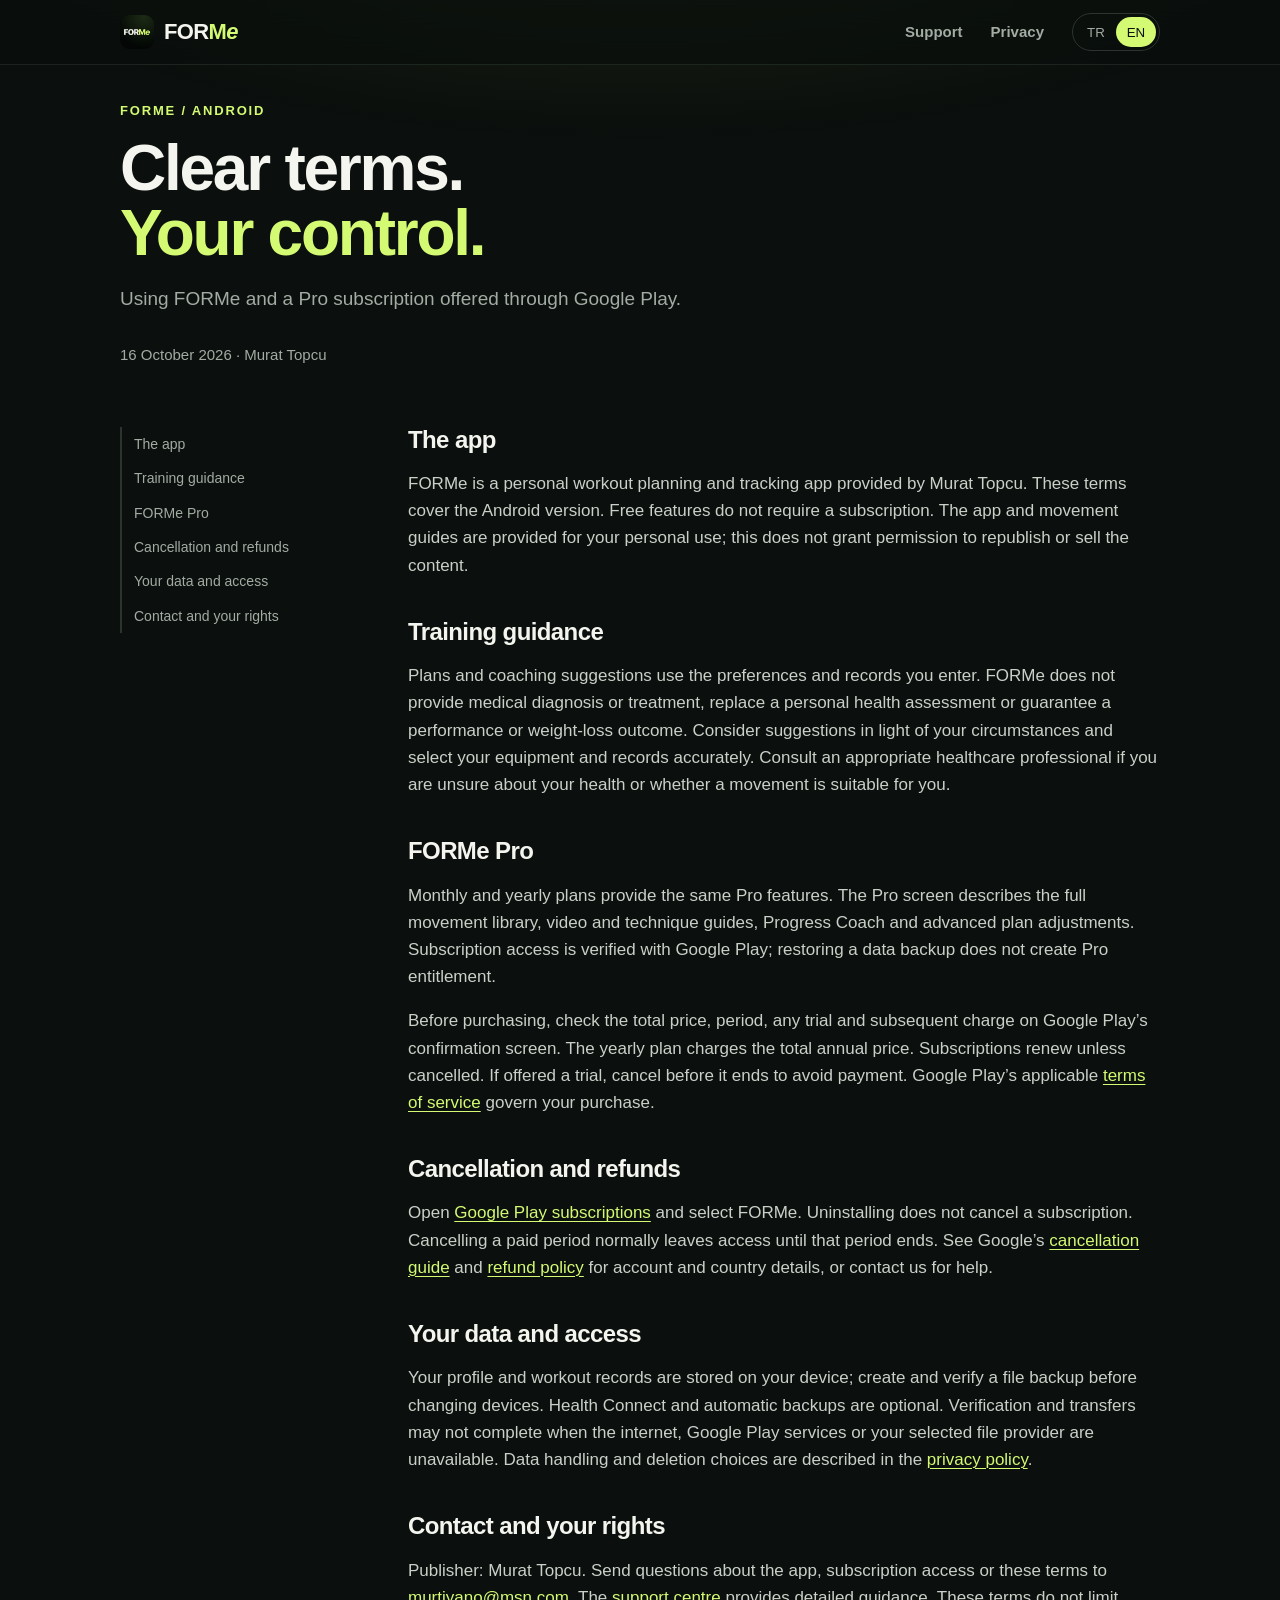
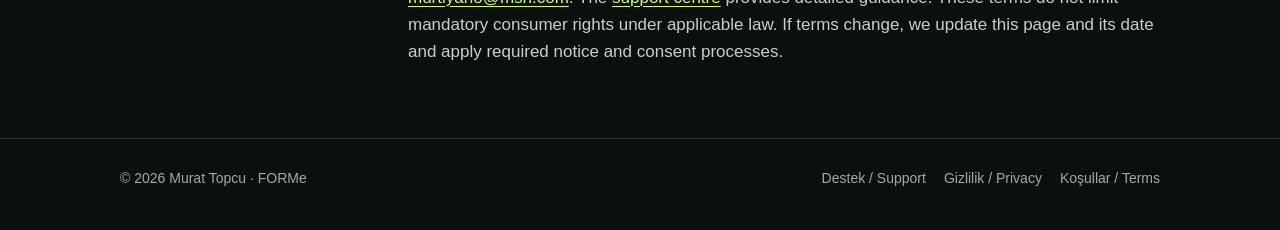
<file: forme/android/terms/index.html>
<!doctype html>
<html lang="tr" data-title-tr="FORMe Kullanım ve Abonelik Koşulları" data-title-en="FORMe Usage and Subscription Terms">
<head>
<meta charset="utf-8">
<meta http-equiv="Content-Security-Policy" content="default-src 'none'; img-src 'self'; style-src 'self' 'unsafe-inline'; script-src 'self'; base-uri 'none'; form-action 'none'">
<meta name="viewport" content="width=device-width, initial-scale=1, viewport-fit=cover">
<title>FORMe Kullanım ve Abonelik Koşulları</title>
<meta name="description" content="FORMe Android: uygulama kullanımı, Pro aboneliği, yenileme, iptal ve destek. Usage and subscription terms.">
<meta name="theme-color" content="#0B0F0D">
<link rel="icon" href="../assets/icon.png">
<link rel="alternate" hreflang="tr" href="https://murat1984bjk.github.io/forme/android/terms/?lang=tr">
<link rel="alternate" hreflang="en" href="https://murat1984bjk.github.io/forme/android/terms/?lang=en">
<link rel="stylesheet" href="../assets/site.css">
<script src="../assets/lang.js"></script>
</head>
<body>
<div class="glow" aria-hidden="true"></div>
<header class="top"><div class="wrap">
  <a class="brand" href="../support/"><img src="../assets/icon.png" alt="" width="34" height="34"><span class="wordmark">FOR<b>M</b><i>e</i></span></a>
  <nav class="links" aria-label="FORMe">
    <a href="../support/"><span class="t-tr" lang="tr">Destek</span><span class="t-en" lang="en">Support</span></a>
    <a href="../privacy/"><span class="t-tr" lang="tr">Gizlilik</span><span class="t-en" lang="en">Privacy</span></a>
  </nav>
  <div class="lang" role="group" aria-label="Dil / Language">
    <button type="button" data-set-lang="tr" aria-pressed="true">TR</button>
    <button type="button" data-set-lang="en" aria-pressed="false">EN</button>
  </div>
</div></header>

<main class="t-tr" lang="tr"><div class="wrap">
  <section class="page-head"><p class="eyebrow">FORMe / ANDROID</p><h1>Açık koşullar.<br><em>Kontrol sende.</em></h1>
    <p class="lead">FORMe’yi kullanman ve Google Play üzerinden sunulan Pro aboneliğin hakkında.</p>
    <p class="meta">16 Ekim 2026 · Murat Topcu</p>
  </section>
  <div class="policy"><nav class="toc" aria-label="İçindekiler">
    <a href="#app-tr">Uygulama</a><a href="#training-tr">Antrenman rehberliği</a><a href="#pro-tr">FORMe Pro</a><a href="#cancel-tr">İptal ve iade</a><a href="#data-tr">Verilerin ve erişimin</a><a href="#contact-tr">İletişim ve hakların</a>
  </nav><article>
    <h2 id="app-tr">Uygulama</h2>
    <p>FORMe, Murat Topcu tarafından sunulan kişisel antrenman planlama ve takip uygulamasıdır. Bu koşullar Android sürümü içindir. Ücretsiz özellikleri abonelik başlatmadan kullanabilirsin. Uygulama ve hareket rehberleri kişisel kullanımın için sunulur; içerikleri izinsiz yeniden yayımlama veya satma hakkı vermez.</p>
    <h2 id="training-tr">Antrenman rehberliği</h2>
    <p>Program ve koç önerileri, girdiğin tercihler ve kayıtlar üzerinden hazırlanır. FORMe tıbbi tanı veya tedavi sunmaz, kişisel sağlık değerlendirmesinin yerini almaz ve belirli bir performans ya da kilo kaybı sonucu garanti etmez. Önerileri kendi koşullarına göre değerlendir; ekipmanını ve kayıtlarını doğru seç. Sağlığın veya bir hareketin sana uygunluğu hakkında tereddüdün varsa uygun bir sağlık uzmanına danış.</p>
    <h2 id="pro-tr">FORMe Pro</h2>
    <p>Aylık ve yıllık Pro planları aynı Pro özelliklerine erişim sağlar. Tam hareket kütüphanesi, video ve teknik rehberler, gelişim koçu ve gelişmiş program uyarlamaları uygulamadaki Pro ekranında açıklanır. Abonelik hakkı Google Play’den doğrulanır; veri yedeğinden Pro hakkı oluşturulmaz.</p>
    <p>Satın alma öncesinde hesabına sunulan toplam fiyatı, dönemi, varsa denemeyi ve sonraki ücreti Google Play onay ekranında incele. Yıllık planın toplam yıllık ücreti alınır. Abonelik iptal edilmedikçe yenilenir. Deneme sunuluyorsa ücret alınmasını önlemek için deneme bitmeden iptal et. Google Play’in hesabına uyguladığı <a href="https://play.google.com/about/play-terms/">hizmet koşulları</a> geçerlidir.</p>
    <h2 id="cancel-tr">İptal ve iade</h2>
    <p><a href="https://play.google.com/store/account/subscriptions?package=com.murattopcu.forme">Google Play aboneliklerini aç</a> ve FORMe’yi seç. Uygulamayı kaldırmak aboneliği iptal etmez. Ücretli dönemi iptal ettiğinde erişimin normalde ödediğin dönem sonuna kadar sürer. <a href="https://support.google.com/googleplay/answer/7018481?hl=tr">İptal rehberi</a> ve <a href="https://support.google.com/googleplay/answer/2479637?hl=tr">iade koşulları</a>, hesabına ve ülkene uygulanan ayrıntıları açıklar. Destek için bize de yazabilirsin.</p>
    <h2 id="data-tr">Verilerin ve erişimin</h2>
    <p>Profilin ve antrenman kayıtların cihazında tutulur; cihaz değiştirmeden önce dosya yedeğini oluştur ve doğrula. Health Connect bağlantısı ve otomatik yedekleme isteğe bağlıdır. İnternet, Google Play hizmetleri veya seçtiğin dosya sağlayıcısı kullanılamadığında ilgili doğrulama ve aktarım işlemleri tamamlanamayabilir. Veri işleme ve silme seçenekleri <a href="../privacy/">gizlilik politikasında</a> açıklanır.</p>
    <h2 id="contact-tr">İletişim ve hakların</h2>
    <p>Yayıncı: Murat Topcu. Uygulama, abonelik erişimi veya bu koşullarla ilgili sorularını <a href="mailto:murtiyano@msn.com">murtiyano@msn.com</a> adresine gönderebilirsin. <a href="../support/">Destek merkezi</a> ayrıntılı kullanım rehberi sunar. Bu metin, geçerli hukukun sana tanıdığı zorunlu tüketici haklarını sınırlandırmaz. Koşulları değiştirirsek bu sayfadaki tarihi ve metni güncelleriz; gerekli bildirim ve onay süreçleri uygulanır.</p>
  </article></div>
</div></main>

<main class="t-en" lang="en"><div class="wrap">
  <section class="page-head"><p class="eyebrow">FORMe / ANDROID</p><h1>Clear terms.<br><em>Your control.</em></h1>
    <p class="lead">Using FORMe and a Pro subscription offered through Google Play.</p>
    <p class="meta">16 October 2026 · Murat Topcu</p>
  </section>
  <div class="policy"><nav class="toc" aria-label="Contents">
    <a href="#app-en">The app</a><a href="#training-en">Training guidance</a><a href="#pro-en">FORMe Pro</a><a href="#cancel-en">Cancellation and refunds</a><a href="#data-en">Your data and access</a><a href="#contact-en">Contact and your rights</a>
  </nav><article>
    <h2 id="app-en">The app</h2>
    <p>FORMe is a personal workout planning and tracking app provided by Murat Topcu. These terms cover the Android version. Free features do not require a subscription. The app and movement guides are provided for your personal use; this does not grant permission to republish or sell the content.</p>
    <h2 id="training-en">Training guidance</h2>
    <p>Plans and coaching suggestions use the preferences and records you enter. FORMe does not provide medical diagnosis or treatment, replace a personal health assessment or guarantee a performance or weight-loss outcome. Consider suggestions in light of your circumstances and select your equipment and records accurately. Consult an appropriate healthcare professional if you are unsure about your health or whether a movement is suitable for you.</p>
    <h2 id="pro-en">FORMe Pro</h2>
    <p>Monthly and yearly plans provide the same Pro features. The Pro screen describes the full movement library, video and technique guides, Progress Coach and advanced plan adjustments. Subscription access is verified with Google Play; restoring a data backup does not create Pro entitlement.</p>
    <p>Before purchasing, check the total price, period, any trial and subsequent charge on Google Play’s confirmation screen. The yearly plan charges the total annual price. Subscriptions renew unless cancelled. If offered a trial, cancel before it ends to avoid payment. Google Play’s applicable <a href="https://play.google.com/about/play-terms/">terms of service</a> govern your purchase.</p>
    <h2 id="cancel-en">Cancellation and refunds</h2>
    <p>Open <a href="https://play.google.com/store/account/subscriptions?package=com.murattopcu.forme">Google Play subscriptions</a> and select FORMe. Uninstalling does not cancel a subscription. Cancelling a paid period normally leaves access until that period ends. See Google’s <a href="https://support.google.com/googleplay/answer/7018481?hl=en">cancellation guide</a> and <a href="https://support.google.com/googleplay/answer/2479637?hl=en">refund policy</a> for account and country details, or contact us for help.</p>
    <h2 id="data-en">Your data and access</h2>
    <p>Your profile and workout records are stored on your device; create and verify a file backup before changing devices. Health Connect and automatic backups are optional. Verification and transfers may not complete when the internet, Google Play services or your selected file provider are unavailable. Data handling and deletion choices are described in the <a href="../privacy/">privacy policy</a>.</p>
    <h2 id="contact-en">Contact and your rights</h2>
    <p>Publisher: Murat Topcu. Send questions about the app, subscription access or these terms to <a href="mailto:murtiyano@msn.com">murtiyano@msn.com</a>. The <a href="../support/">support centre</a> provides detailed guidance. These terms do not limit mandatory consumer rights under applicable law. If terms change, we update this page and its date and apply required notice and consent processes.</p>
  </article></div>
</div></main>
<footer><div class="wrap">© 2026 Murat Topcu · FORMe <nav><a href="../support/">Destek / Support</a><a href="../privacy/">Gizlilik / Privacy</a><a href="./" aria-current="page">Koşullar / Terms</a></nav></div></footer>
</body></html>
</file>
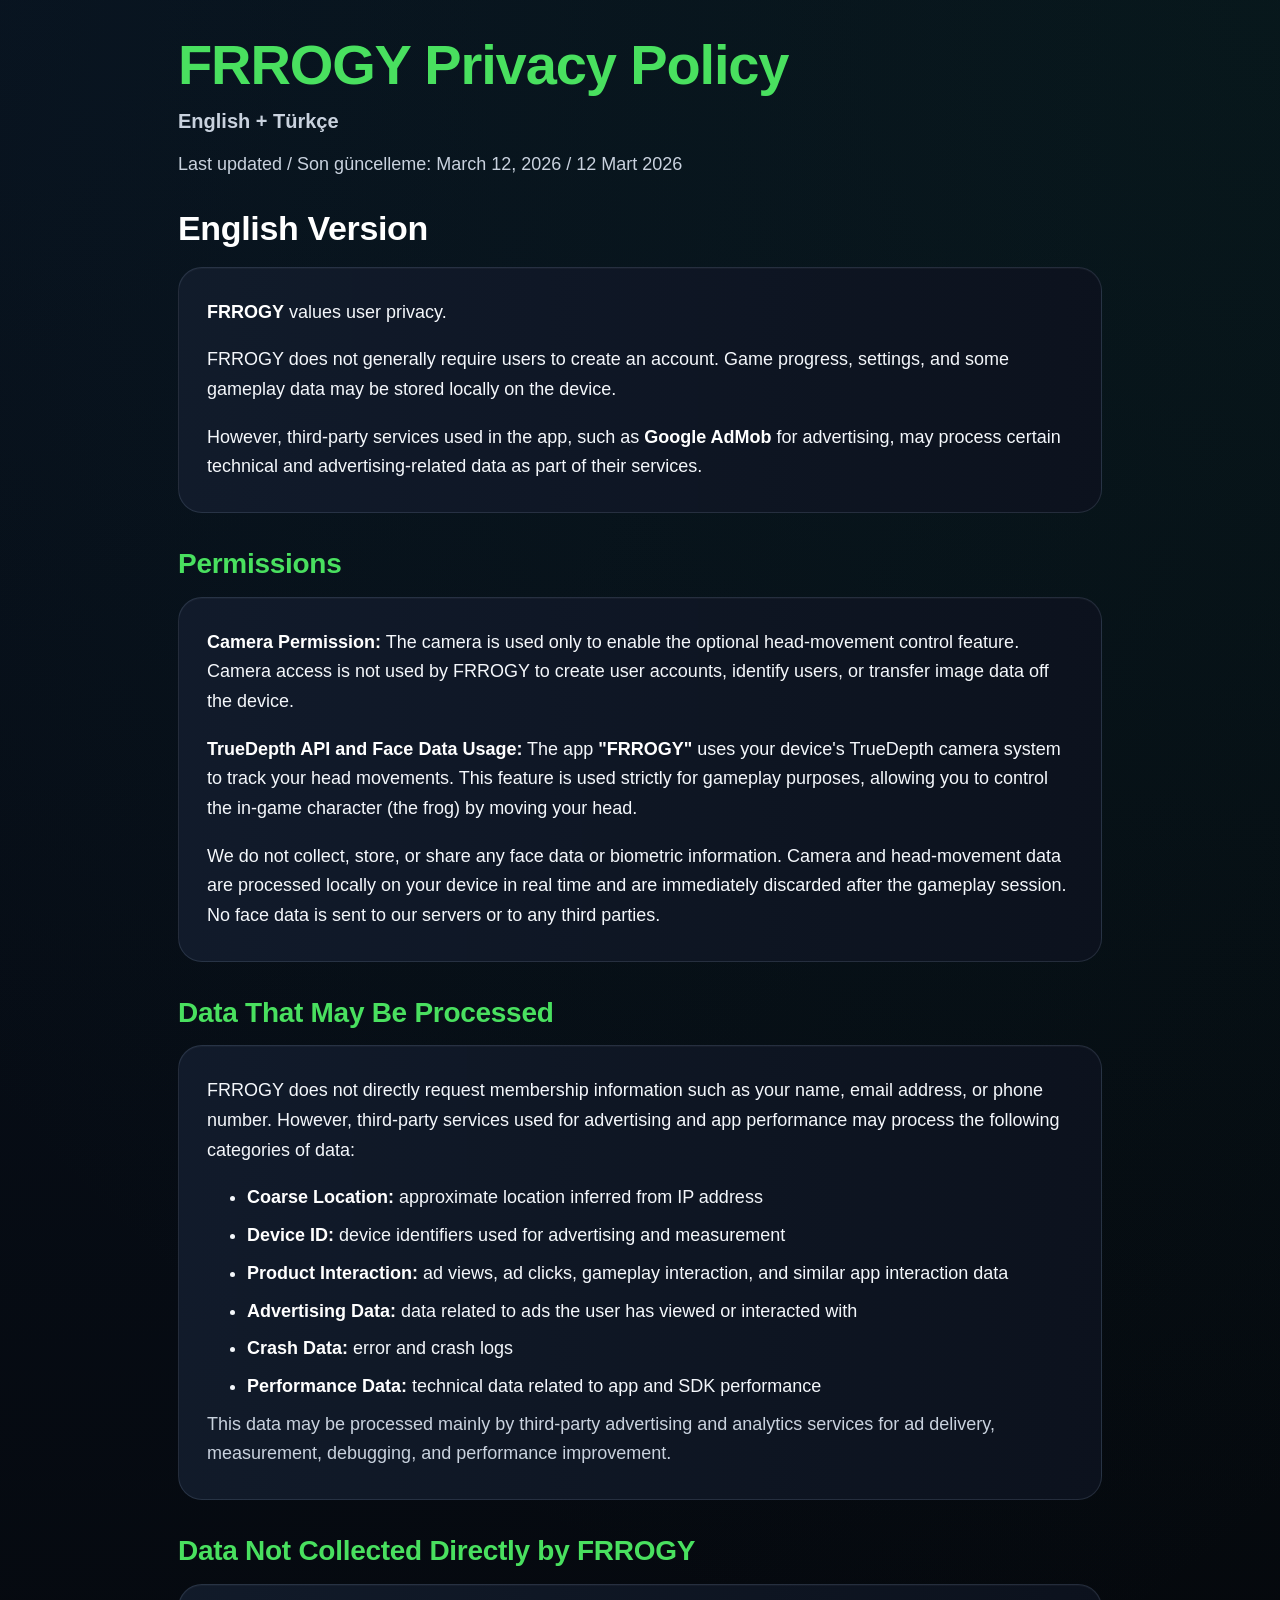
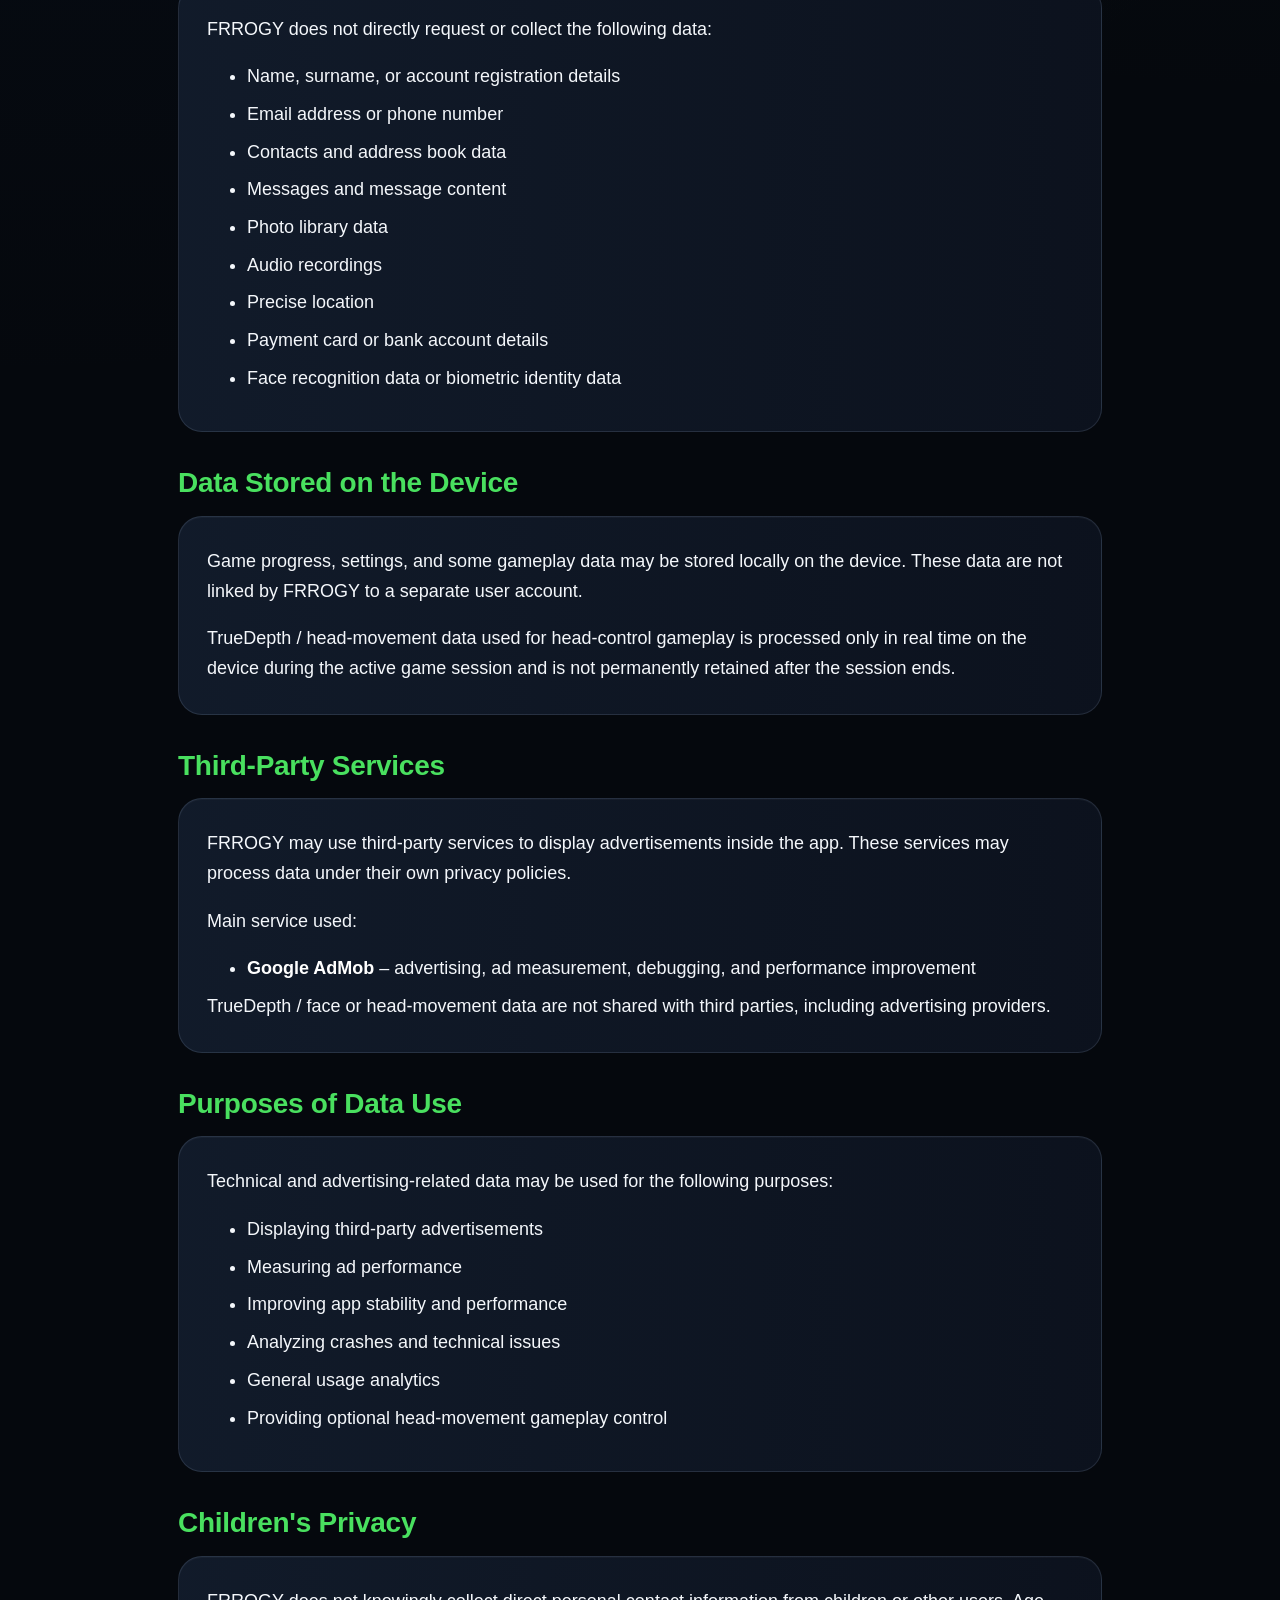
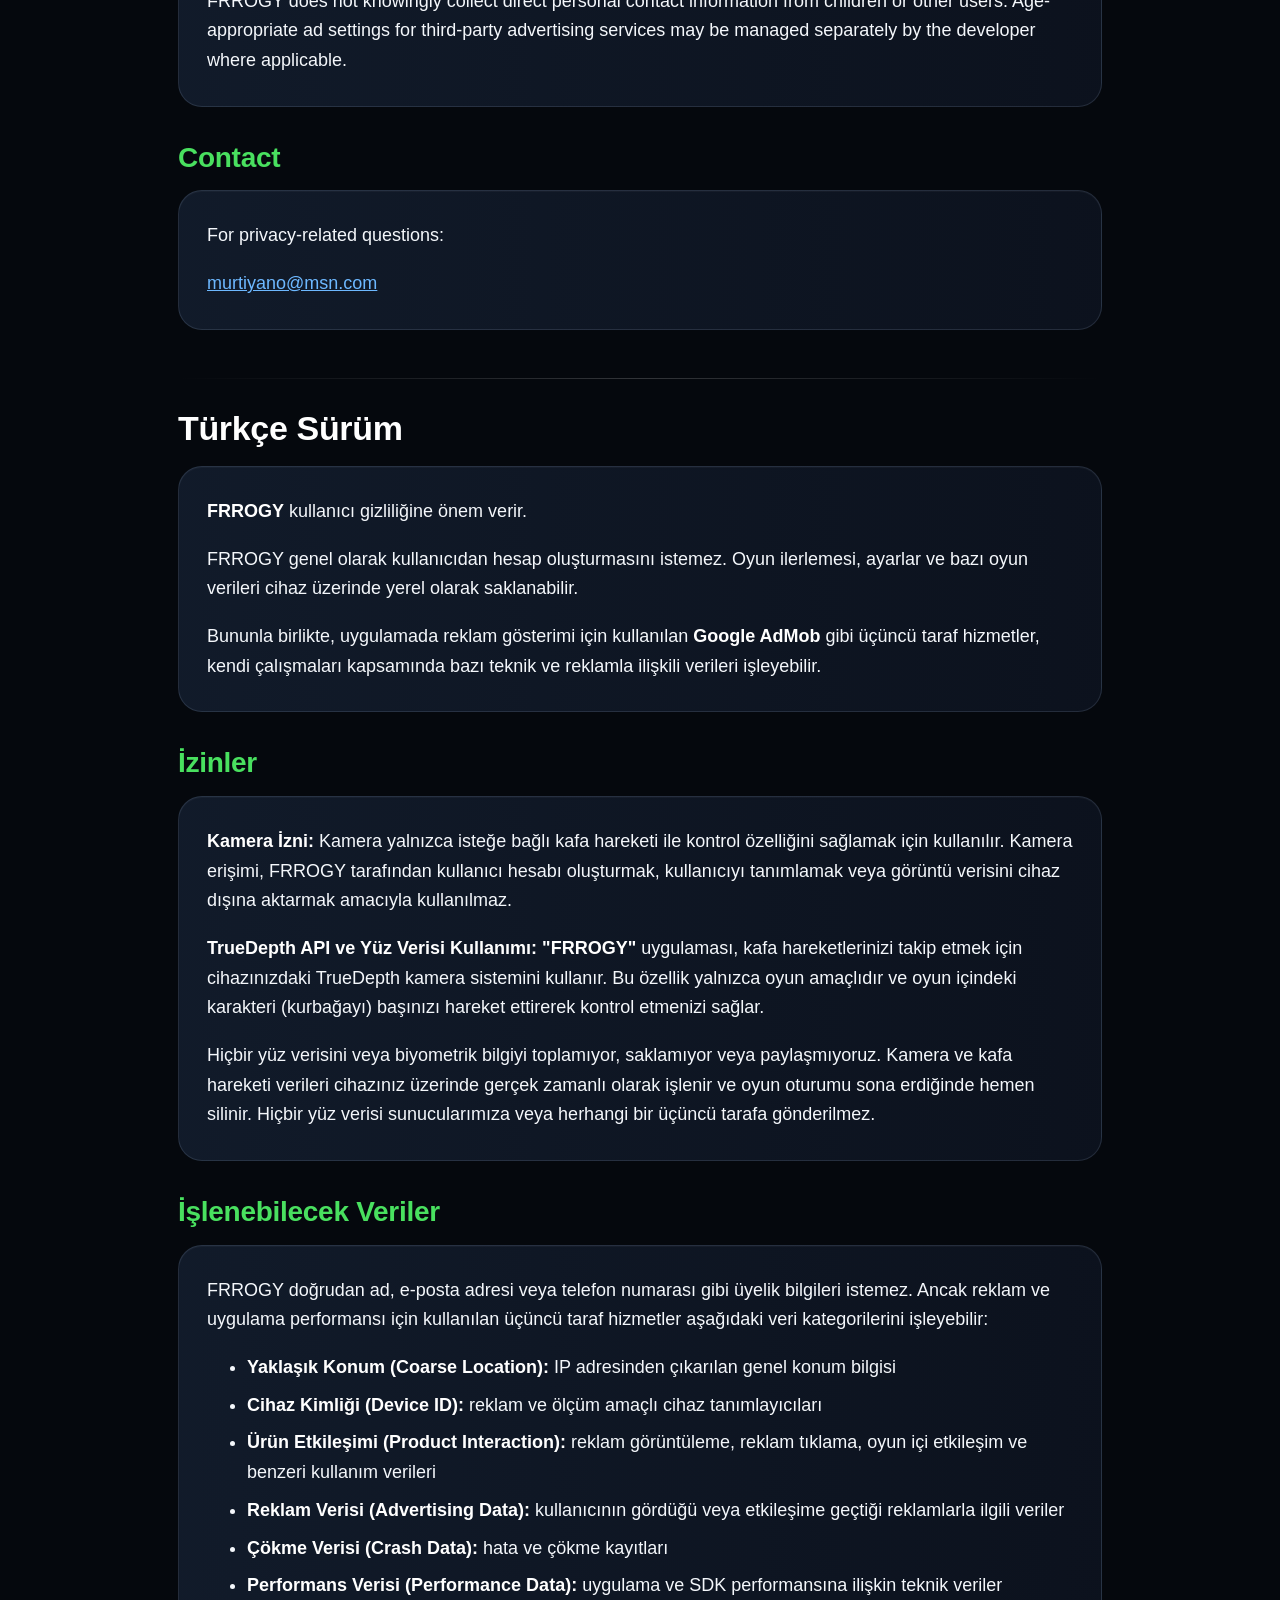
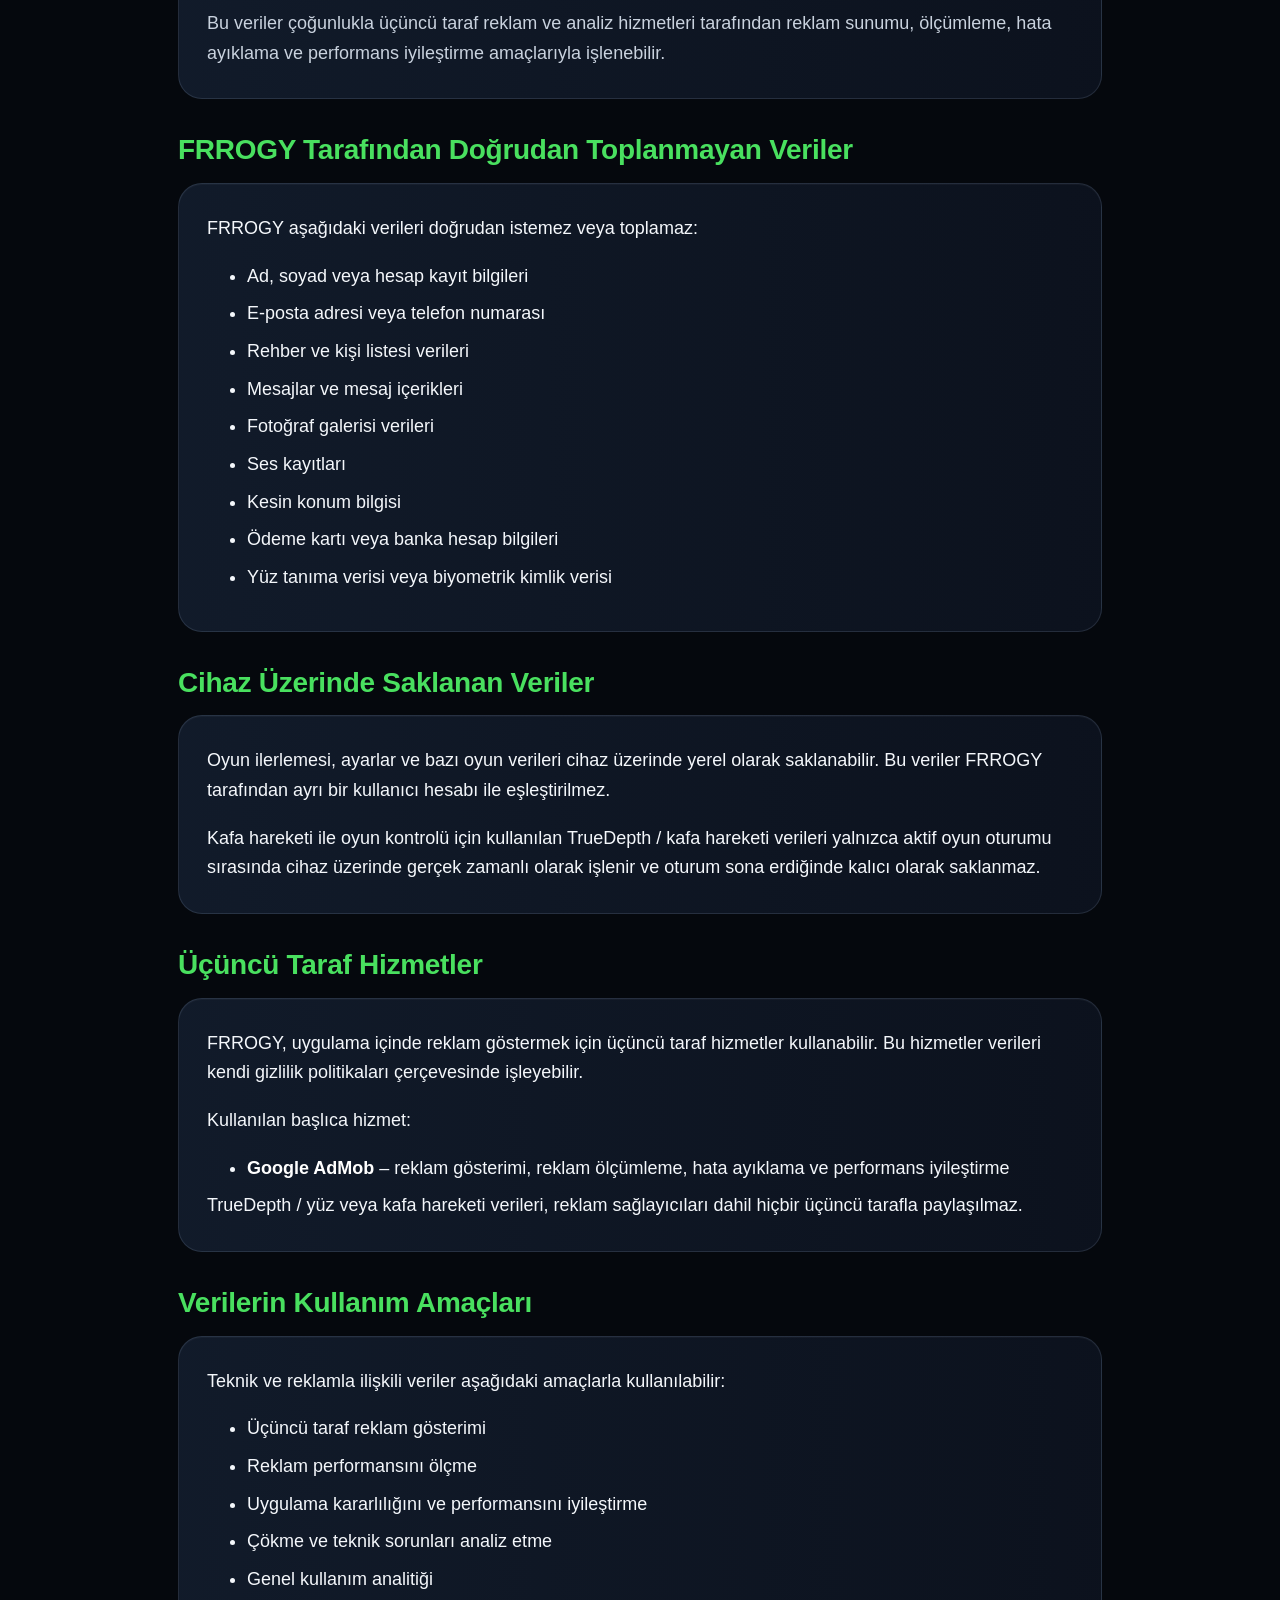
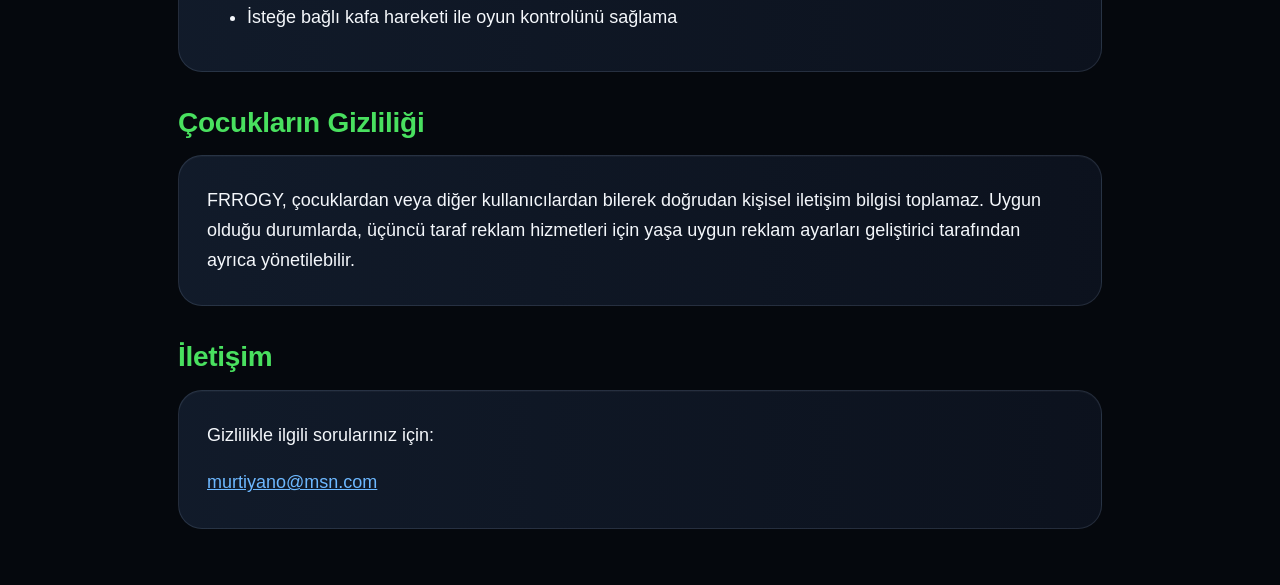
<file: privacy.html>
<!DOCTYPE html>
<html lang="en">
<head>
  <meta charset="UTF-8" />
  <meta name="viewport" content="width=device-width, initial-scale=1.0" />
  <title>FRROGY Privacy Policy</title>
  <style>
    :root {
      --bg: #05080d;
      --card: linear-gradient(90deg, rgba(18, 28, 44, 0.95) 0%, rgba(12, 18, 30, 0.98) 100%);
      --border: rgba(160, 180, 210, 0.16);
      --text: #f4f7fb;
      --muted: #c9d2de;
      --green: #49e05f;
      --link: #6db8ff;
    }

    * { box-sizing: border-box; }

    body {
      margin: 0;
      font-family: -apple-system, BlinkMacSystemFont, "SF Pro Display", "Segoe UI", Roboto, Arial, sans-serif;
      background:
        radial-gradient(circle at top left, rgba(23, 60, 110, 0.18), transparent 28%),
        radial-gradient(circle at top right, rgba(16, 90, 70, 0.16), transparent 24%),
        var(--bg);
      color: var(--text);
      line-height: 1.65;
    }

    .wrap {
      width: 100%;
      max-width: 980px;
      margin: 0 auto;
      padding: 36px 28px 56px;
    }

    h1 {
      margin: 0 0 10px;
      font-size: 56px;
      line-height: 1.05;
      font-weight: 800;
      color: var(--green);
      letter-spacing: -0.02em;
    }

    .subtitle {
      margin: 0 0 12px;
      font-size: 20px;
      color: var(--muted);
      font-weight: 600;
    }

    .updated {
      margin: 0 0 28px;
      font-size: 18px;
      color: var(--muted);
      font-weight: 500;
    }

    .lang-block {
      margin-top: 30px;
    }

    .lang-title {
      margin: 0 0 18px;
      font-size: 34px;
      line-height: 1.15;
      font-weight: 800;
      color: #ffffff;
      letter-spacing: -0.01em;
    }

    h2 {
      margin: 34px 0 16px;
      font-size: 28px;
      line-height: 1.2;
      font-weight: 800;
      color: var(--green);
      letter-spacing: -0.01em;
    }

    .card {
      background: var(--card);
      border: 1px solid var(--border);
      border-radius: 24px;
      padding: 30px 28px;
      box-shadow: inset 0 1px 0 rgba(255,255,255,0.03);
    }

    p {
      margin: 0 0 18px;
      font-size: 18px;
      color: var(--text);
    }

    p:last-child { margin-bottom: 0; }

    ul {
      margin: 14px 0 0 22px;
      padding: 0 0 0 18px;
      color: var(--text);
    }

    li {
      margin: 8px 0;
      font-size: 18px;
    }

    strong { color: #ffffff; }

    a {
      color: var(--link);
      text-decoration: underline;
    }

    .note { color: var(--muted); }

    .divider {
      height: 1px;
      border: none;
      background: linear-gradient(90deg, transparent, rgba(255,255,255,0.18), transparent);
      margin: 48px 0 18px;
    }

    @media (max-width: 700px) {
      .wrap { padding: 28px 18px 48px; }
      h1 { font-size: 40px; }
      .lang-title { font-size: 28px; }
      h2 { font-size: 24px; }
      .card { border-radius: 20px; padding: 22px 18px; }
      p, li, .updated, .subtitle { font-size: 16px; }
    }
  </style>
</head>
<body>
  <main class="wrap">
    <h1>FRROGY Privacy Policy</h1>
    <p class="subtitle">English + Türkçe</p>
    <p class="updated">Last updated / Son güncelleme: March 12, 2026 / 12 Mart 2026</p>

    <section class="lang-block" aria-labelledby="english-version">
      <h2 id="english-version" class="lang-title">English Version</h2>

      <section class="card">
        <p><strong>FRROGY</strong> values user privacy.</p>
        <p>
          FRROGY does not generally require users to create an account. Game progress, settings, and some gameplay data may be stored locally on the device.
        </p>
        <p>
          However, third-party services used in the app, such as <strong>Google AdMob</strong> for advertising, may process certain technical and advertising-related data as part of their services.
        </p>
      </section>

      <h2>Permissions</h2>
      <section class="card">
        <p>
          <strong>Camera Permission:</strong> The camera is used only to enable the optional head-movement control feature.
          Camera access is not used by FRROGY to create user accounts, identify users, or transfer image data off the device.
        </p>
        <p>
          <strong>TrueDepth API and Face Data Usage:</strong> The app <strong>"FRROGY"</strong> uses your device's TrueDepth camera system to track your head movements.
          This feature is used strictly for gameplay purposes, allowing you to control the in-game character (the frog) by moving your head.
        </p>
        <p>
          We do not collect, store, or share any face data or biometric information. Camera and head-movement data are processed locally on your device in real time and are immediately discarded after the gameplay session. No face data is sent to our servers or to any third parties.
        </p>
      </section>

      <h2>Data That May Be Processed</h2>
      <section class="card">
        <p>
          FRROGY does not directly request membership information such as your name, email address, or phone number. However, third-party services used for advertising and app performance may process the following categories of data:
        </p>
        <ul>
          <li><strong>Coarse Location:</strong> approximate location inferred from IP address</li>
          <li><strong>Device ID:</strong> device identifiers used for advertising and measurement</li>
          <li><strong>Product Interaction:</strong> ad views, ad clicks, gameplay interaction, and similar app interaction data</li>
          <li><strong>Advertising Data:</strong> data related to ads the user has viewed or interacted with</li>
          <li><strong>Crash Data:</strong> error and crash logs</li>
          <li><strong>Performance Data:</strong> technical data related to app and SDK performance</li>
        </ul>
        <p class="note">
          This data may be processed mainly by third-party advertising and analytics services for ad delivery, measurement, debugging, and performance improvement.
        </p>
      </section>

      <h2>Data Not Collected Directly by FRROGY</h2>
      <section class="card">
        <p>FRROGY does not directly request or collect the following data:</p>
        <ul>
          <li>Name, surname, or account registration details</li>
          <li>Email address or phone number</li>
          <li>Contacts and address book data</li>
          <li>Messages and message content</li>
          <li>Photo library data</li>
          <li>Audio recordings</li>
          <li>Precise location</li>
          <li>Payment card or bank account details</li>
          <li>Face recognition data or biometric identity data</li>
        </ul>
      </section>

      <h2>Data Stored on the Device</h2>
      <section class="card">
        <p>
          Game progress, settings, and some gameplay data may be stored locally on the device. These data are not linked by FRROGY to a separate user account.
        </p>
        <p>
          TrueDepth / head-movement data used for head-control gameplay is processed only in real time on the device during the active game session and is not permanently retained after the session ends.
        </p>
      </section>

      <h2>Third-Party Services</h2>
      <section class="card">
        <p>
          FRROGY may use third-party services to display advertisements inside the app. These services may process data under their own privacy policies.
        </p>
        <p>Main service used:</p>
        <ul>
          <li><strong>Google AdMob</strong> – advertising, ad measurement, debugging, and performance improvement</li>
        </ul>
        <p>
          TrueDepth / face or head-movement data are not shared with third parties, including advertising providers.
        </p>
      </section>

      <h2>Purposes of Data Use</h2>
      <section class="card">
        <p>Technical and advertising-related data may be used for the following purposes:</p>
        <ul>
          <li>Displaying third-party advertisements</li>
          <li>Measuring ad performance</li>
          <li>Improving app stability and performance</li>
          <li>Analyzing crashes and technical issues</li>
          <li>General usage analytics</li>
          <li>Providing optional head-movement gameplay control</li>
        </ul>
      </section>

      <h2>Children's Privacy</h2>
      <section class="card">
        <p>
          FRROGY does not knowingly collect direct personal contact information from children or other users. Age-appropriate ad settings for third-party advertising services may be managed separately by the developer where applicable.
        </p>
      </section>

      <h2>Contact</h2>
      <section class="card">
        <p>For privacy-related questions:</p>
        <p><a href="mailto:murtiyano@msn.com">murtiyano@msn.com</a></p>
      </section>
    </section>

    <hr class="divider" />

    <section class="lang-block" aria-labelledby="turkish-version">
      <h2 id="turkish-version" class="lang-title">Türkçe Sürüm</h2>

      <section class="card">
        <p><strong>FRROGY</strong> kullanıcı gizliliğine önem verir.</p>
        <p>
          FRROGY genel olarak kullanıcıdan hesap oluşturmasını istemez. Oyun ilerlemesi, ayarlar ve bazı oyun verileri cihaz üzerinde yerel olarak saklanabilir.
        </p>
        <p>
          Bununla birlikte, uygulamada reklam gösterimi için kullanılan <strong>Google AdMob</strong> gibi üçüncü taraf hizmetler, kendi çalışmaları kapsamında bazı teknik ve reklamla ilişkili verileri işleyebilir.
        </p>
      </section>

      <h2>İzinler</h2>
      <section class="card">
        <p>
          <strong>Kamera İzni:</strong> Kamera yalnızca isteğe bağlı kafa hareketi ile kontrol özelliğini sağlamak için kullanılır.
          Kamera erişimi, FRROGY tarafından kullanıcı hesabı oluşturmak, kullanıcıyı tanımlamak veya görüntü verisini cihaz dışına aktarmak amacıyla kullanılmaz.
        </p>
        <p>
          <strong>TrueDepth API ve Yüz Verisi Kullanımı:</strong> <strong>"FRROGY"</strong> uygulaması, kafa hareketlerinizi takip etmek için cihazınızdaki TrueDepth kamera sistemini kullanır.
          Bu özellik yalnızca oyun amaçlıdır ve oyun içindeki karakteri (kurbağayı) başınızı hareket ettirerek kontrol etmenizi sağlar.
        </p>
        <p>
          Hiçbir yüz verisini veya biyometrik bilgiyi toplamıyor, saklamıyor veya paylaşmıyoruz. Kamera ve kafa hareketi verileri cihazınız üzerinde gerçek zamanlı olarak işlenir ve oyun oturumu sona erdiğinde hemen silinir. Hiçbir yüz verisi sunucularımıza veya herhangi bir üçüncü tarafa gönderilmez.
        </p>
      </section>

      <h2>İşlenebilecek Veriler</h2>
      <section class="card">
        <p>
          FRROGY doğrudan ad, e-posta adresi veya telefon numarası gibi üyelik bilgileri istemez. Ancak reklam ve uygulama performansı için kullanılan üçüncü taraf hizmetler aşağıdaki veri kategorilerini işleyebilir:
        </p>
        <ul>
          <li><strong>Yaklaşık Konum (Coarse Location):</strong> IP adresinden çıkarılan genel konum bilgisi</li>
          <li><strong>Cihaz Kimliği (Device ID):</strong> reklam ve ölçüm amaçlı cihaz tanımlayıcıları</li>
          <li><strong>Ürün Etkileşimi (Product Interaction):</strong> reklam görüntüleme, reklam tıklama, oyun içi etkileşim ve benzeri kullanım verileri</li>
          <li><strong>Reklam Verisi (Advertising Data):</strong> kullanıcının gördüğü veya etkileşime geçtiği reklamlarla ilgili veriler</li>
          <li><strong>Çökme Verisi (Crash Data):</strong> hata ve çökme kayıtları</li>
          <li><strong>Performans Verisi (Performance Data):</strong> uygulama ve SDK performansına ilişkin teknik veriler</li>
        </ul>
        <p class="note">
          Bu veriler çoğunlukla üçüncü taraf reklam ve analiz hizmetleri tarafından reklam sunumu, ölçümleme, hata ayıklama ve performans iyileştirme amaçlarıyla işlenebilir.
        </p>
      </section>

      <h2>FRROGY Tarafından Doğrudan Toplanmayan Veriler</h2>
      <section class="card">
        <p>FRROGY aşağıdaki verileri doğrudan istemez veya toplamaz:</p>
        <ul>
          <li>Ad, soyad veya hesap kayıt bilgileri</li>
          <li>E-posta adresi veya telefon numarası</li>
          <li>Rehber ve kişi listesi verileri</li>
          <li>Mesajlar ve mesaj içerikleri</li>
          <li>Fotoğraf galerisi verileri</li>
          <li>Ses kayıtları</li>
          <li>Kesin konum bilgisi</li>
          <li>Ödeme kartı veya banka hesap bilgileri</li>
          <li>Yüz tanıma verisi veya biyometrik kimlik verisi</li>
        </ul>
      </section>

      <h2>Cihaz Üzerinde Saklanan Veriler</h2>
      <section class="card">
        <p>
          Oyun ilerlemesi, ayarlar ve bazı oyun verileri cihaz üzerinde yerel olarak saklanabilir. Bu veriler FRROGY tarafından ayrı bir kullanıcı hesabı ile eşleştirilmez.
        </p>
        <p>
          Kafa hareketi ile oyun kontrolü için kullanılan TrueDepth / kafa hareketi verileri yalnızca aktif oyun oturumu sırasında cihaz üzerinde gerçek zamanlı olarak işlenir ve oturum sona erdiğinde kalıcı olarak saklanmaz.
        </p>
      </section>

      <h2>Üçüncü Taraf Hizmetler</h2>
      <section class="card">
        <p>
          FRROGY, uygulama içinde reklam göstermek için üçüncü taraf hizmetler kullanabilir. Bu hizmetler verileri kendi gizlilik politikaları çerçevesinde işleyebilir.
        </p>
        <p>Kullanılan başlıca hizmet:</p>
        <ul>
          <li><strong>Google AdMob</strong> – reklam gösterimi, reklam ölçümleme, hata ayıklama ve performans iyileştirme</li>
        </ul>
        <p>
          TrueDepth / yüz veya kafa hareketi verileri, reklam sağlayıcıları dahil hiçbir üçüncü tarafla paylaşılmaz.
        </p>
      </section>

      <h2>Verilerin Kullanım Amaçları</h2>
      <section class="card">
        <p>Teknik ve reklamla ilişkili veriler aşağıdaki amaçlarla kullanılabilir:</p>
        <ul>
          <li>Üçüncü taraf reklam gösterimi</li>
          <li>Reklam performansını ölçme</li>
          <li>Uygulama kararlılığını ve performansını iyileştirme</li>
          <li>Çökme ve teknik sorunları analiz etme</li>
          <li>Genel kullanım analitiği</li>
          <li>İsteğe bağlı kafa hareketi ile oyun kontrolünü sağlama</li>
        </ul>
      </section>

      <h2>Çocukların Gizliliği</h2>
      <section class="card">
        <p>
          FRROGY, çocuklardan veya diğer kullanıcılardan bilerek doğrudan kişisel iletişim bilgisi toplamaz. Uygun olduğu durumlarda, üçüncü taraf reklam hizmetleri için yaşa uygun reklam ayarları geliştirici tarafından ayrıca yönetilebilir.
        </p>
      </section>

      <h2>İletişim</h2>
      <section class="card">
        <p>Gizlilikle ilgili sorularınız için:</p>
        <p><a href="mailto:murtiyano@msn.com">murtiyano@msn.com</a></p>
      </section>
    </section>
  </main>
</body>
</html>
</file>
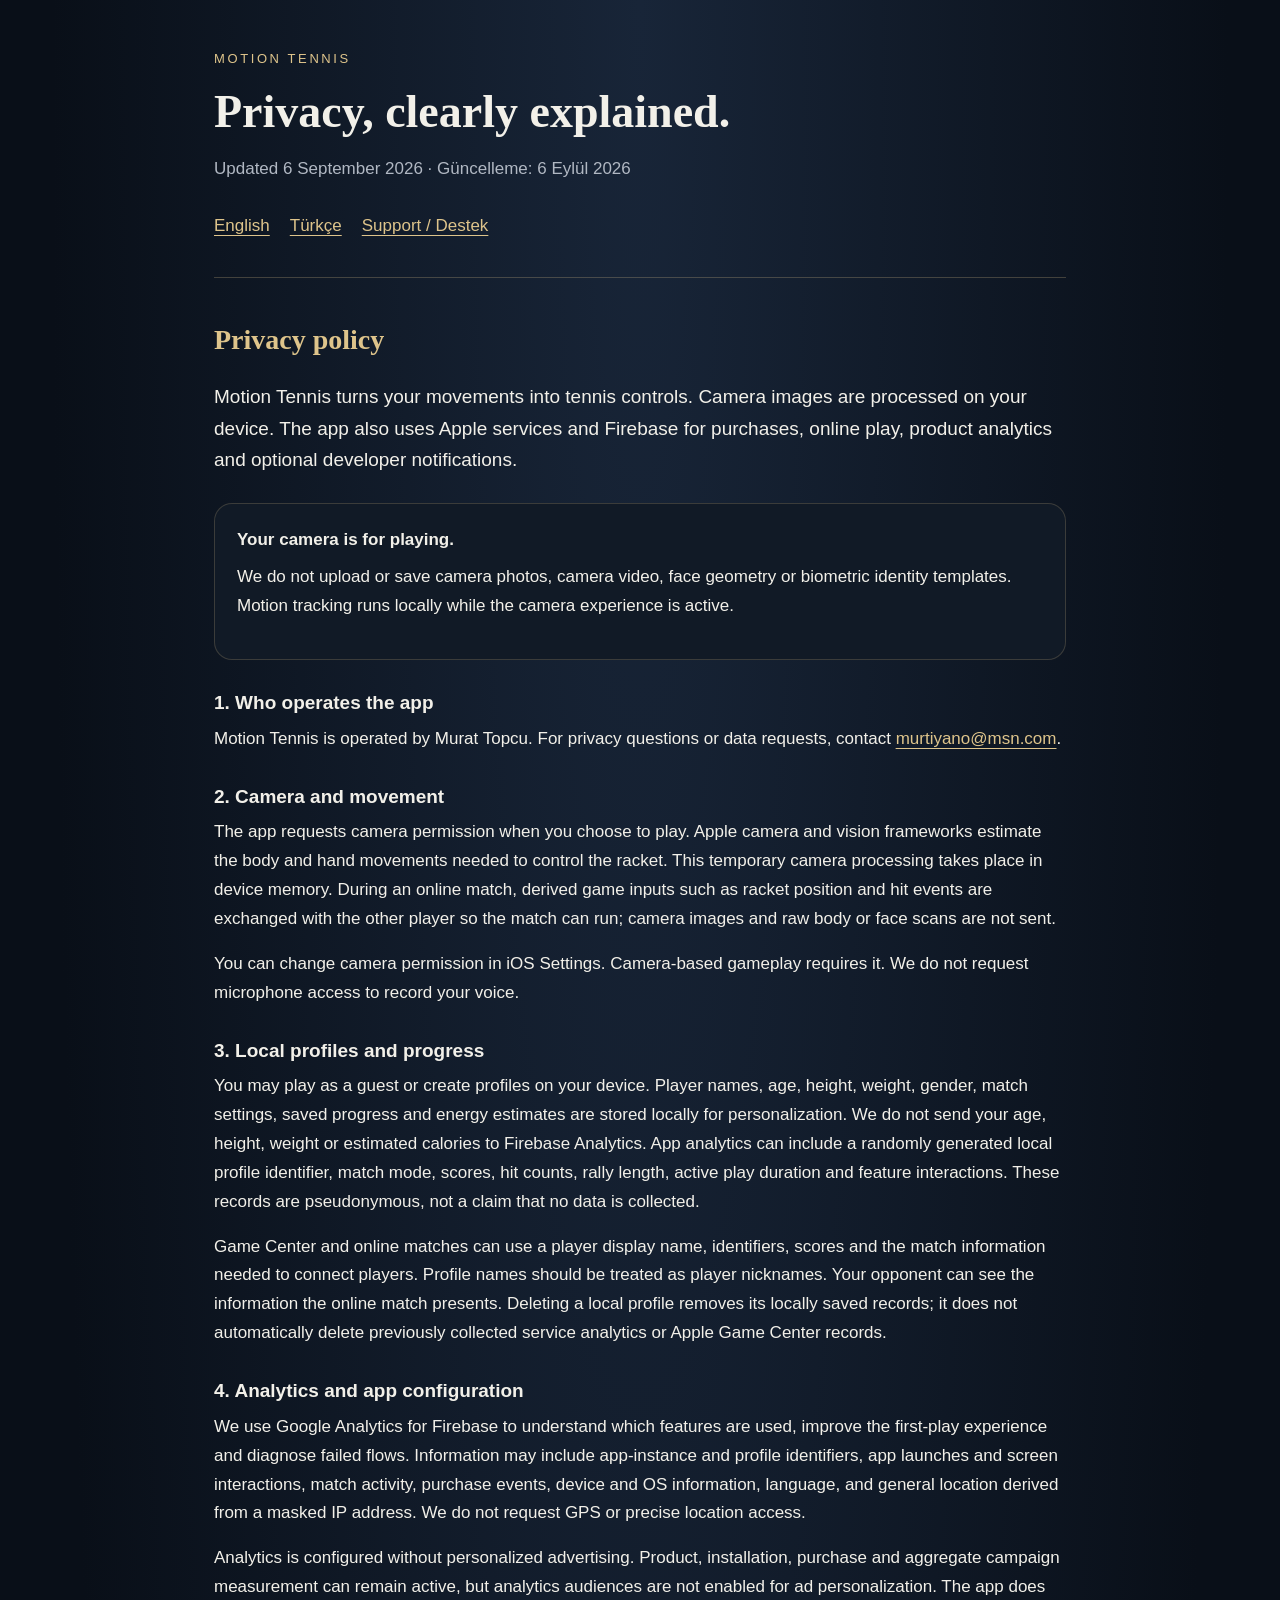
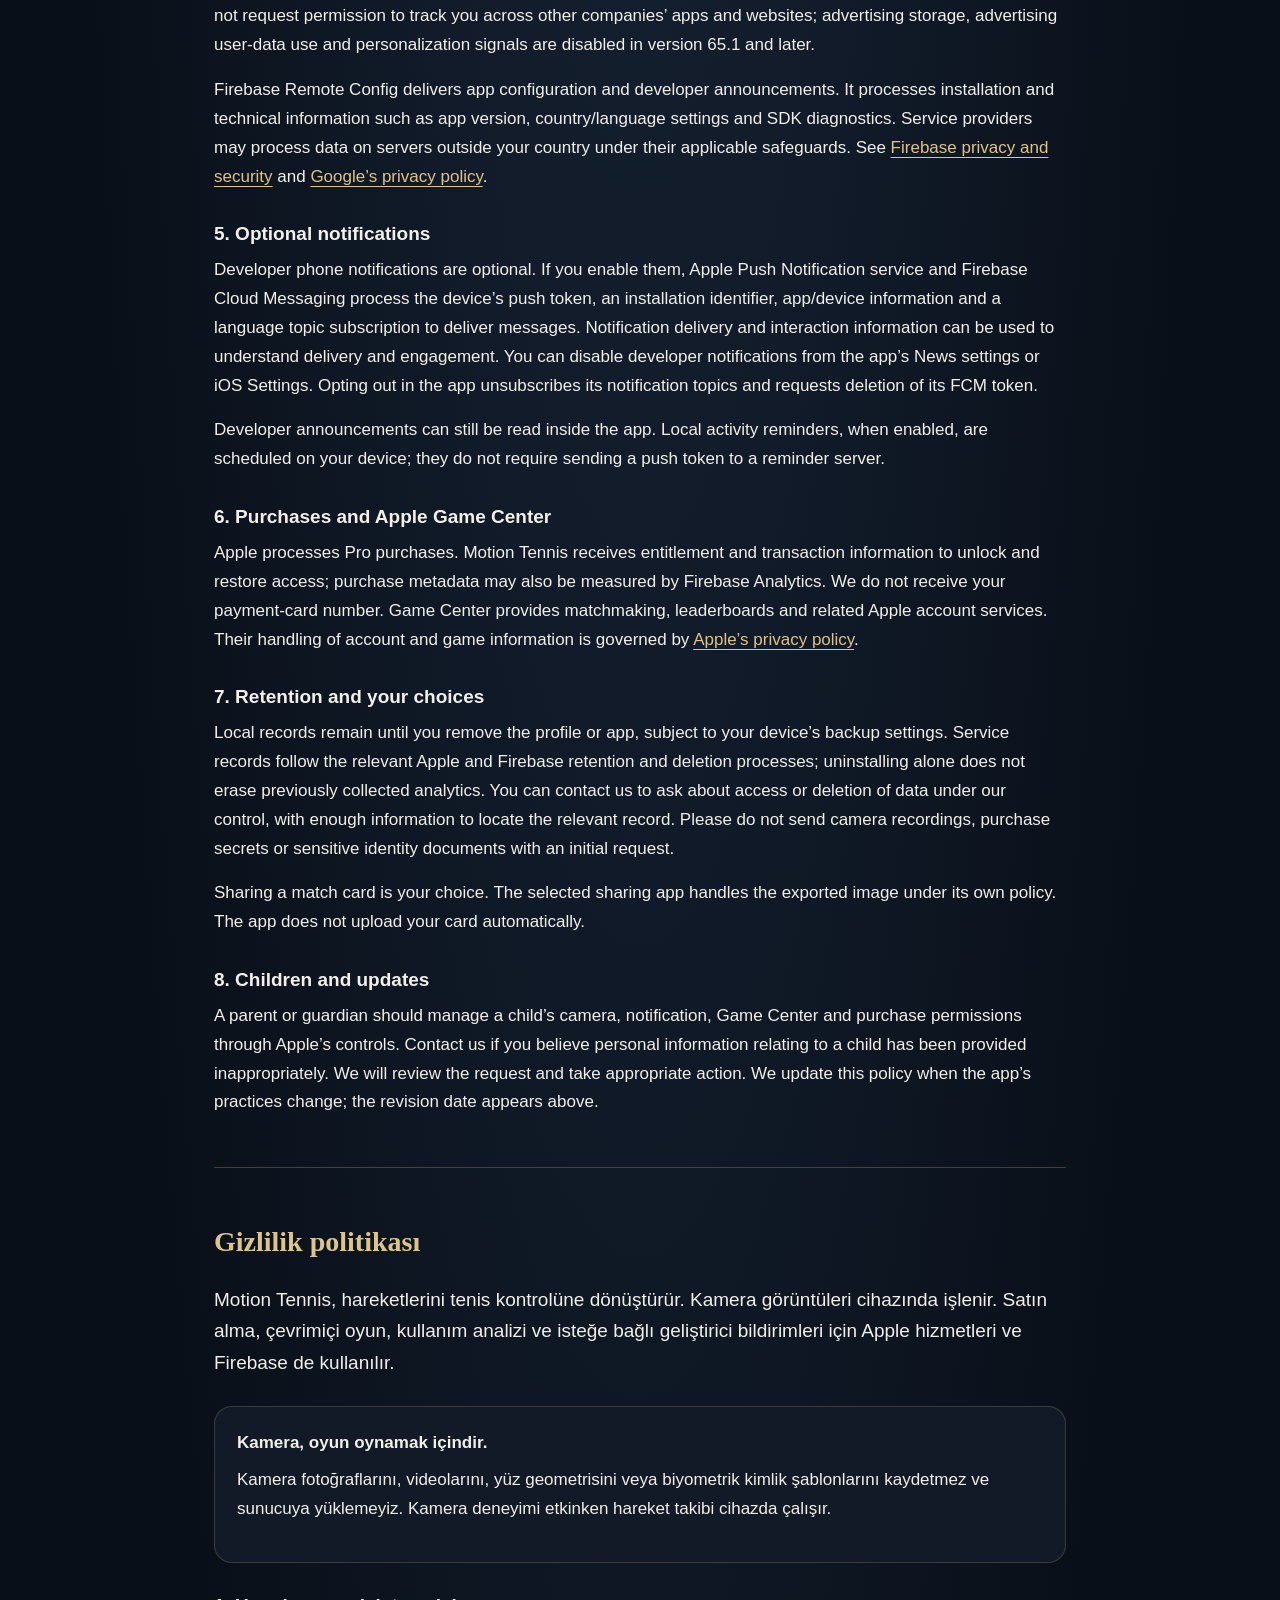
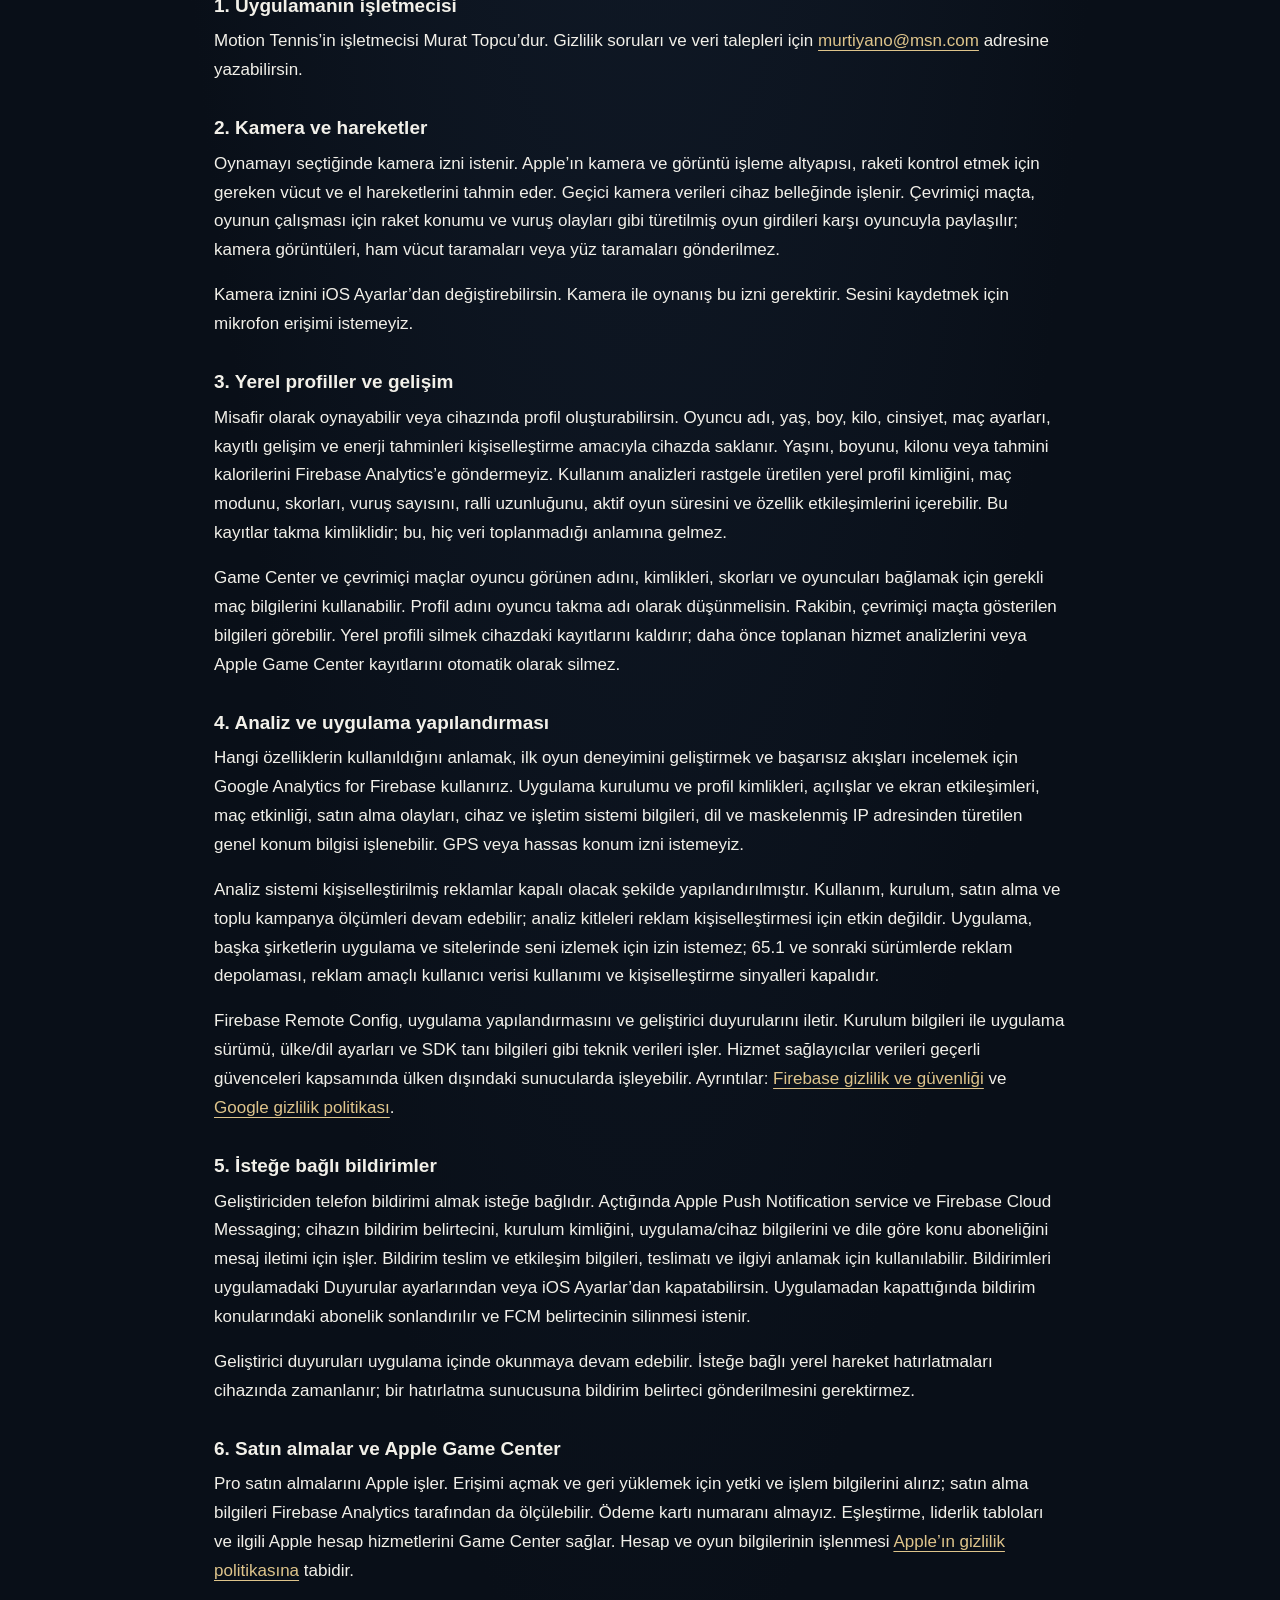
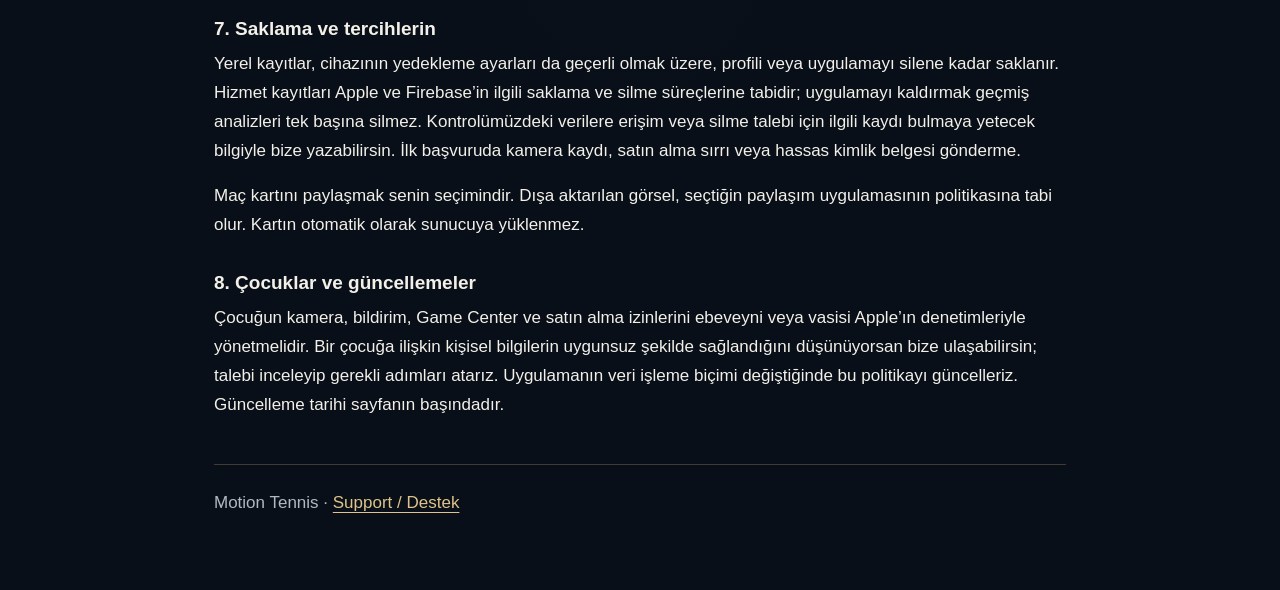
<file: murtiyano.github.io.motiontennis/privacy.html>
<!doctype html>
<html lang="en"><head><meta charset="utf-8"><meta name="viewport" content="width=device-width,initial-scale=1"><title>Motion Tennis · Privacy / Gizlilik</title><meta name="description" content="How Motion Tennis handles camera processing, local profiles, analytics, Game Center and optional notifications."><link rel="stylesheet" href="site.css"></head><body><main>
<header><div class="brand">MOTION TENNIS</div><h1>Privacy, clearly explained.</h1><p class="date">Updated 6 September 2026 · Güncelleme: 6 Eylül 2026</p><nav aria-label="Sections"><a href="#english">English</a><a href="#turkce">Türkçe</a><a href="support.html">Support / Destek</a></nav></header>
<section id="english" lang="en"><h2>Privacy policy</h2><p class="lead">Motion Tennis turns your movements into tennis controls. Camera images are processed on your device. The app also uses Apple services and Firebase for purchases, online play, product analytics and optional developer notifications.</p>
<div class="note"><strong>Your camera is for playing.</strong><p>We do not upload or save camera photos, camera video, face geometry or biometric identity templates. Motion tracking runs locally while the camera experience is active.</p></div>
<h3>1. Who operates the app</h3><p>Motion Tennis is operated by Murat Topcu. For privacy questions or data requests, contact <a href="mailto:murtiyano@msn.com">murtiyano@msn.com</a>.</p>
<h3>2. Camera and movement</h3><p>The app requests camera permission when you choose to play. Apple camera and vision frameworks estimate the body and hand movements needed to control the racket. This temporary camera processing takes place in device memory. During an online match, derived game inputs such as racket position and hit events are exchanged with the other player so the match can run; camera images and raw body or face scans are not sent.</p><p>You can change camera permission in iOS Settings. Camera-based gameplay requires it. We do not request microphone access to record your voice.</p>
<h3>3. Local profiles and progress</h3><p>You may play as a guest or create profiles on your device. Player names, age, height, weight, gender, match settings, saved progress and energy estimates are stored locally for personalization. We do not send your age, height, weight or estimated calories to Firebase Analytics. App analytics can include a randomly generated local profile identifier, match mode, scores, hit counts, rally length, active play duration and feature interactions. These records are pseudonymous, not a claim that no data is collected.</p><p>Game Center and online matches can use a player display name, identifiers, scores and the match information needed to connect players. Profile names should be treated as player nicknames. Your opponent can see the information the online match presents. Deleting a local profile removes its locally saved records; it does not automatically delete previously collected service analytics or Apple Game Center records.</p>
<h3>4. Analytics and app configuration</h3><p>We use Google Analytics for Firebase to understand which features are used, improve the first-play experience and diagnose failed flows. Information may include app-instance and profile identifiers, app launches and screen interactions, match activity, purchase events, device and OS information, language, and general location derived from a masked IP address. We do not request GPS or precise location access.</p><p>Analytics is configured without personalized advertising. Product, installation, purchase and aggregate campaign measurement can remain active, but analytics audiences are not enabled for ad personalization. The app does not request permission to track you across other companies’ apps and websites; advertising storage, advertising user-data use and personalization signals are disabled in version 65.1 and later.</p><p>Firebase Remote Config delivers app configuration and developer announcements. It processes installation and technical information such as app version, country/language settings and SDK diagnostics. Service providers may process data on servers outside your country under their applicable safeguards. See <a href="https://firebase.google.com/support/privacy">Firebase privacy and security</a> and <a href="https://policies.google.com/privacy">Google’s privacy policy</a>.</p>
<h3>5. Optional notifications</h3><p>Developer phone notifications are optional. If you enable them, Apple Push Notification service and Firebase Cloud Messaging process the device’s push token, an installation identifier, app/device information and a language topic subscription to deliver messages. Notification delivery and interaction information can be used to understand delivery and engagement. You can disable developer notifications from the app’s News settings or iOS Settings. Opting out in the app unsubscribes its notification topics and requests deletion of its FCM token.</p><p>Developer announcements can still be read inside the app. Local activity reminders, when enabled, are scheduled on your device; they do not require sending a push token to a reminder server.</p>
<h3>6. Purchases and Apple Game Center</h3><p>Apple processes Pro purchases. Motion Tennis receives entitlement and transaction information to unlock and restore access; purchase metadata may also be measured by Firebase Analytics. We do not receive your payment-card number. Game Center provides matchmaking, leaderboards and related Apple account services. Their handling of account and game information is governed by <a href="https://www.apple.com/legal/privacy/">Apple’s privacy policy</a>.</p>
<h3>7. Retention and your choices</h3><p>Local records remain until you remove the profile or app, subject to your device’s backup settings. Service records follow the relevant Apple and Firebase retention and deletion processes; uninstalling alone does not erase previously collected analytics. You can contact us to ask about access or deletion of data under our control, with enough information to locate the relevant record. Please do not send camera recordings, purchase secrets or sensitive identity documents with an initial request.</p><p>Sharing a match card is your choice. The selected sharing app handles the exported image under its own policy. The app does not upload your card automatically.</p>
<h3>8. Children and updates</h3><p>A parent or guardian should manage a child’s camera, notification, Game Center and purchase permissions through Apple’s controls. Contact us if you believe personal information relating to a child has been provided inappropriately. We will review the request and take appropriate action. We update this policy when the app’s practices change; the revision date appears above.</p></section>
<section id="turkce" class="lang" lang="tr"><h2>Gizlilik politikası</h2><p class="lead">Motion Tennis, hareketlerini tenis kontrolüne dönüştürür. Kamera görüntüleri cihazında işlenir. Satın alma, çevrimiçi oyun, kullanım analizi ve isteğe bağlı geliştirici bildirimleri için Apple hizmetleri ve Firebase de kullanılır.</p>
<div class="note"><strong>Kamera, oyun oynamak içindir.</strong><p>Kamera fotoğraflarını, videolarını, yüz geometrisini veya biyometrik kimlik şablonlarını kaydetmez ve sunucuya yüklemeyiz. Kamera deneyimi etkinken hareket takibi cihazda çalışır.</p></div>
<h3>1. Uygulamanın işletmecisi</h3><p>Motion Tennis’in işletmecisi Murat Topcu’dur. Gizlilik soruları ve veri talepleri için <a href="mailto:murtiyano@msn.com">murtiyano@msn.com</a> adresine yazabilirsin.</p>
<h3>2. Kamera ve hareketler</h3><p>Oynamayı seçtiğinde kamera izni istenir. Apple’ın kamera ve görüntü işleme altyapısı, raketi kontrol etmek için gereken vücut ve el hareketlerini tahmin eder. Geçici kamera verileri cihaz belleğinde işlenir. Çevrimiçi maçta, oyunun çalışması için raket konumu ve vuruş olayları gibi türetilmiş oyun girdileri karşı oyuncuyla paylaşılır; kamera görüntüleri, ham vücut taramaları veya yüz taramaları gönderilmez.</p><p>Kamera iznini iOS Ayarlar’dan değiştirebilirsin. Kamera ile oynanış bu izni gerektirir. Sesini kaydetmek için mikrofon erişimi istemeyiz.</p>
<h3>3. Yerel profiller ve gelişim</h3><p>Misafir olarak oynayabilir veya cihazında profil oluşturabilirsin. Oyuncu adı, yaş, boy, kilo, cinsiyet, maç ayarları, kayıtlı gelişim ve enerji tahminleri kişiselleştirme amacıyla cihazda saklanır. Yaşını, boyunu, kilonu veya tahmini kalorilerini Firebase Analytics’e göndermeyiz. Kullanım analizleri rastgele üretilen yerel profil kimliğini, maç modunu, skorları, vuruş sayısını, ralli uzunluğunu, aktif oyun süresini ve özellik etkileşimlerini içerebilir. Bu kayıtlar takma kimliklidir; bu, hiç veri toplanmadığı anlamına gelmez.</p><p>Game Center ve çevrimiçi maçlar oyuncu görünen adını, kimlikleri, skorları ve oyuncuları bağlamak için gerekli maç bilgilerini kullanabilir. Profil adını oyuncu takma adı olarak düşünmelisin. Rakibin, çevrimiçi maçta gösterilen bilgileri görebilir. Yerel profili silmek cihazdaki kayıtlarını kaldırır; daha önce toplanan hizmet analizlerini veya Apple Game Center kayıtlarını otomatik olarak silmez.</p>
<h3>4. Analiz ve uygulama yapılandırması</h3><p>Hangi özelliklerin kullanıldığını anlamak, ilk oyun deneyimini geliştirmek ve başarısız akışları incelemek için Google Analytics for Firebase kullanırız. Uygulama kurulumu ve profil kimlikleri, açılışlar ve ekran etkileşimleri, maç etkinliği, satın alma olayları, cihaz ve işletim sistemi bilgileri, dil ve maskelenmiş IP adresinden türetilen genel konum bilgisi işlenebilir. GPS veya hassas konum izni istemeyiz.</p><p>Analiz sistemi kişiselleştirilmiş reklamlar kapalı olacak şekilde yapılandırılmıştır. Kullanım, kurulum, satın alma ve toplu kampanya ölçümleri devam edebilir; analiz kitleleri reklam kişiselleştirmesi için etkin değildir. Uygulama, başka şirketlerin uygulama ve sitelerinde seni izlemek için izin istemez; 65.1 ve sonraki sürümlerde reklam depolaması, reklam amaçlı kullanıcı verisi kullanımı ve kişiselleştirme sinyalleri kapalıdır.</p><p>Firebase Remote Config, uygulama yapılandırmasını ve geliştirici duyurularını iletir. Kurulum bilgileri ile uygulama sürümü, ülke/dil ayarları ve SDK tanı bilgileri gibi teknik verileri işler. Hizmet sağlayıcılar verileri geçerli güvenceleri kapsamında ülken dışındaki sunucularda işleyebilir. Ayrıntılar: <a href="https://firebase.google.com/support/privacy">Firebase gizlilik ve güvenliği</a> ve <a href="https://policies.google.com/privacy">Google gizlilik politikası</a>.</p>
<h3>5. İsteğe bağlı bildirimler</h3><p>Geliştiriciden telefon bildirimi almak isteğe bağlıdır. Açtığında Apple Push Notification service ve Firebase Cloud Messaging; cihazın bildirim belirtecini, kurulum kimliğini, uygulama/cihaz bilgilerini ve dile göre konu aboneliğini mesaj iletimi için işler. Bildirim teslim ve etkileşim bilgileri, teslimatı ve ilgiyi anlamak için kullanılabilir. Bildirimleri uygulamadaki Duyurular ayarlarından veya iOS Ayarlar’dan kapatabilirsin. Uygulamadan kapattığında bildirim konularındaki abonelik sonlandırılır ve FCM belirtecinin silinmesi istenir.</p><p>Geliştirici duyuruları uygulama içinde okunmaya devam edebilir. İsteğe bağlı yerel hareket hatırlatmaları cihazında zamanlanır; bir hatırlatma sunucusuna bildirim belirteci gönderilmesini gerektirmez.</p>
<h3>6. Satın almalar ve Apple Game Center</h3><p>Pro satın almalarını Apple işler. Erişimi açmak ve geri yüklemek için yetki ve işlem bilgilerini alırız; satın alma bilgileri Firebase Analytics tarafından da ölçülebilir. Ödeme kartı numaranı almayız. Eşleştirme, liderlik tabloları ve ilgili Apple hesap hizmetlerini Game Center sağlar. Hesap ve oyun bilgilerinin işlenmesi <a href="https://www.apple.com/legal/privacy/">Apple’ın gizlilik politikasına</a> tabidir.</p>
<h3>7. Saklama ve tercihlerin</h3><p>Yerel kayıtlar, cihazının yedekleme ayarları da geçerli olmak üzere, profili veya uygulamayı silene kadar saklanır. Hizmet kayıtları Apple ve Firebase’in ilgili saklama ve silme süreçlerine tabidir; uygulamayı kaldırmak geçmiş analizleri tek başına silmez. Kontrolümüzdeki verilere erişim veya silme talebi için ilgili kaydı bulmaya yetecek bilgiyle bize yazabilirsin. İlk başvuruda kamera kaydı, satın alma sırrı veya hassas kimlik belgesi gönderme.</p><p>Maç kartını paylaşmak senin seçimindir. Dışa aktarılan görsel, seçtiğin paylaşım uygulamasının politikasına tabi olur. Kartın otomatik olarak sunucuya yüklenmez.</p>
<h3>8. Çocuklar ve güncellemeler</h3><p>Çocuğun kamera, bildirim, Game Center ve satın alma izinlerini ebeveyni veya vasisi Apple’ın denetimleriyle yönetmelidir. Bir çocuğa ilişkin kişisel bilgilerin uygunsuz şekilde sağlandığını düşünüyorsan bize ulaşabilirsin; talebi inceleyip gerekli adımları atarız. Uygulamanın veri işleme biçimi değiştiğinde bu politikayı güncelleriz. Güncelleme tarihi sayfanın başındadır.</p></section>
<footer>Motion Tennis · <a href="support.html">Support / Destek</a></footer></main></body></html>
</file>
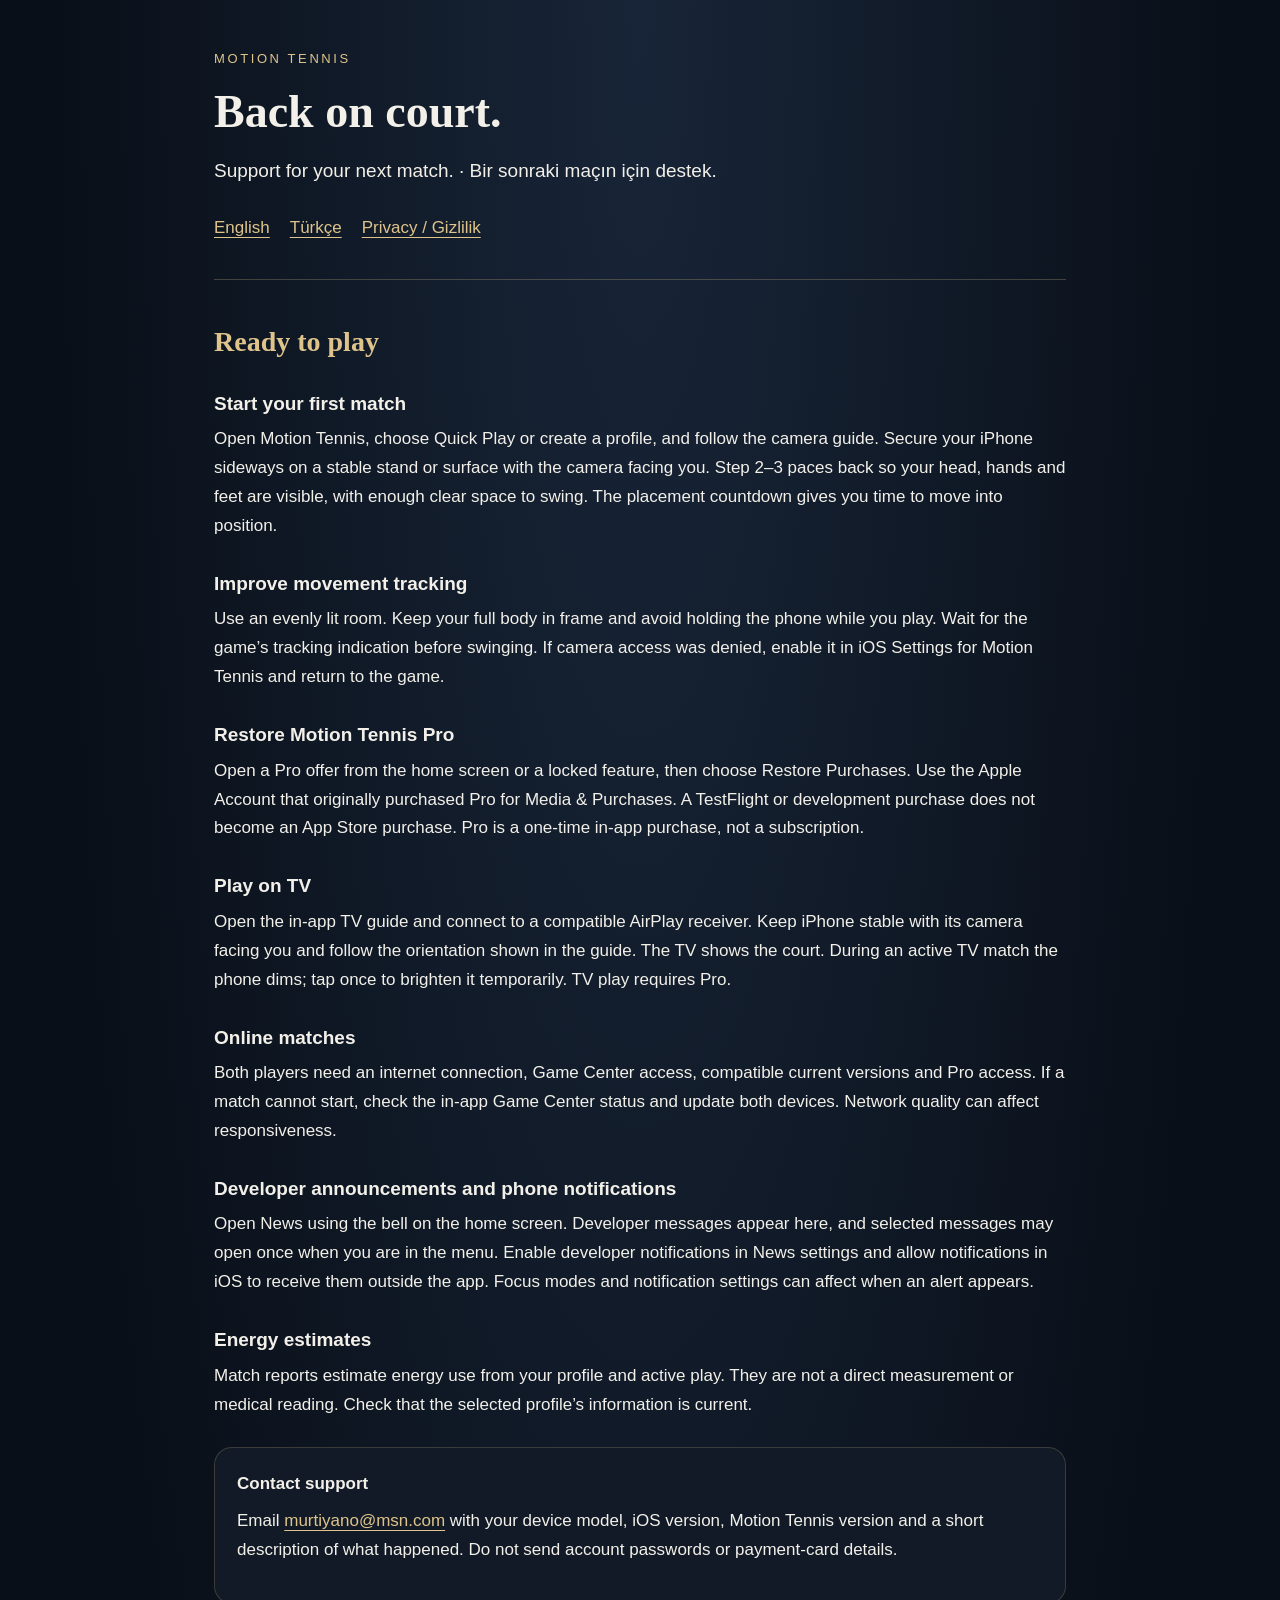
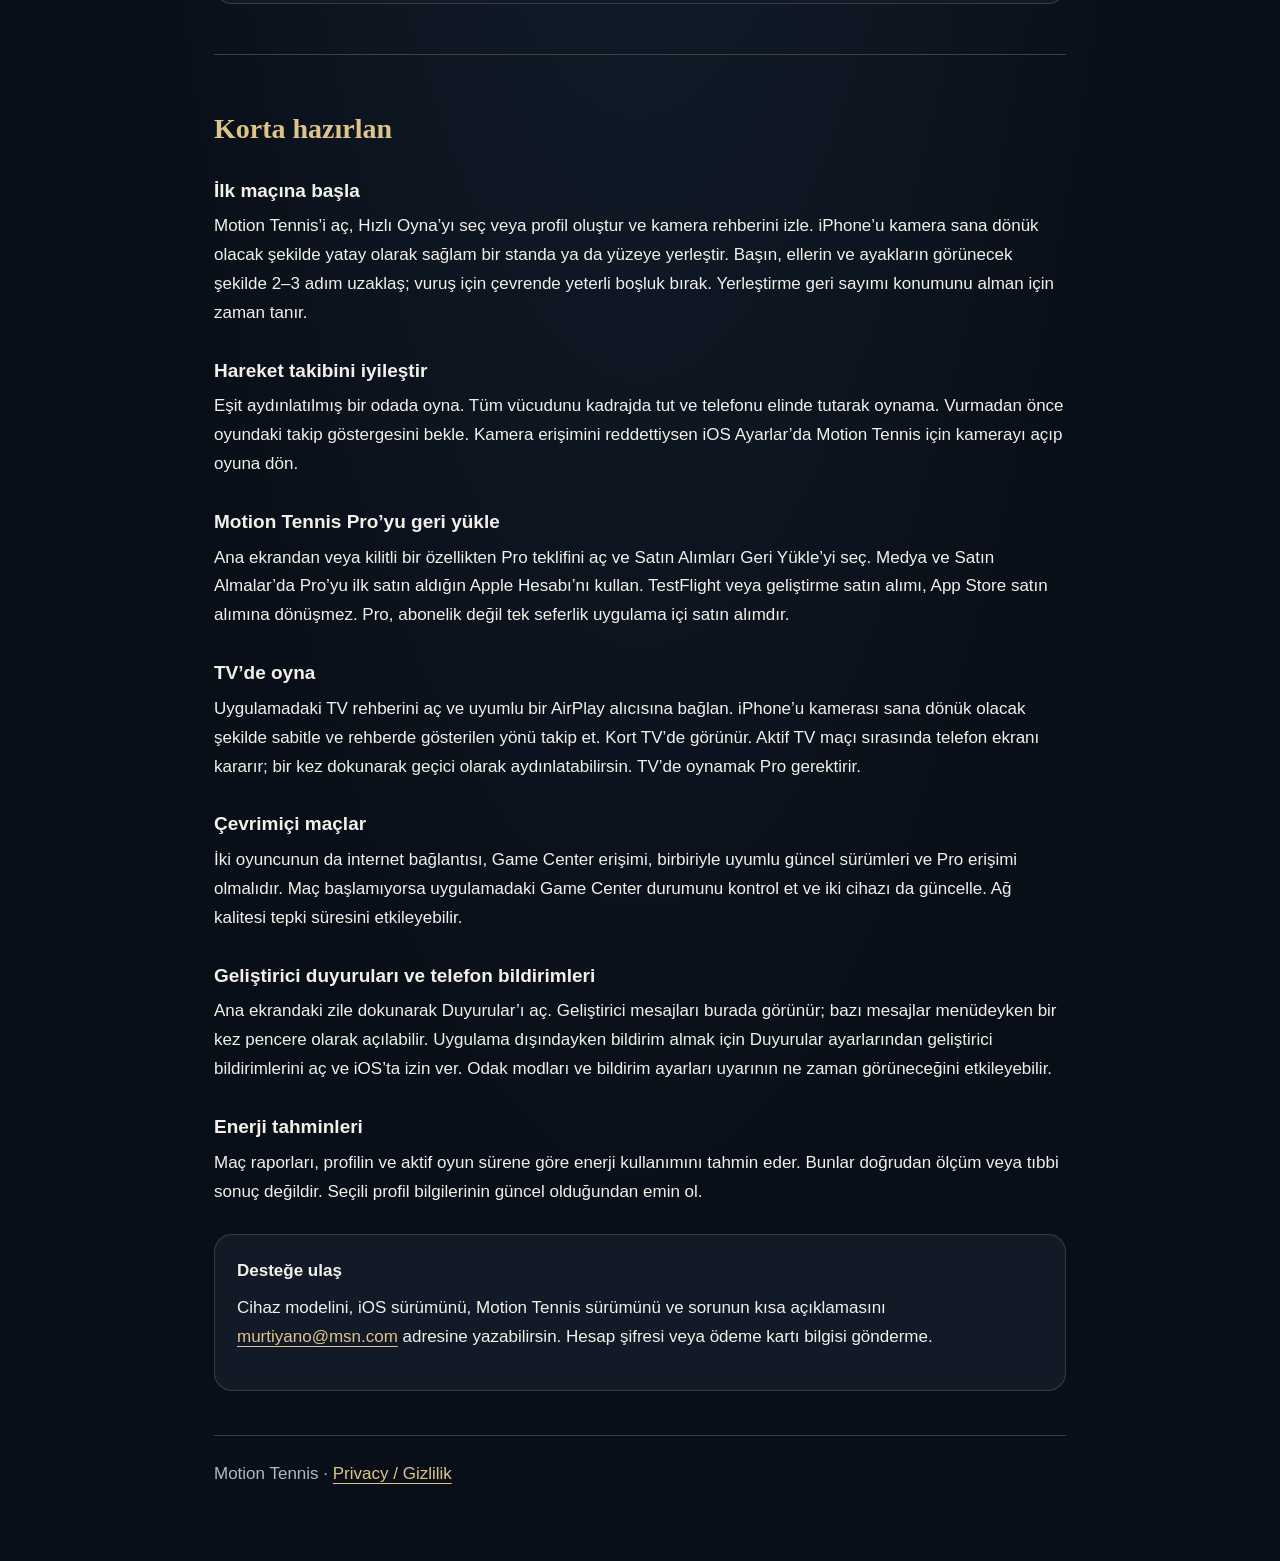
<file: murtiyano.github.io.motiontennis/support.html>
<!doctype html><html lang="en"><head><meta charset="utf-8"><meta name="viewport" content="width=device-width,initial-scale=1"><title>Motion Tennis · Support / Destek</title><meta name="description" content="Get started with Motion Tennis, restore Pro, set up TV play and manage developer notifications."><link rel="stylesheet" href="site.css"></head><body><main>
<header><div class="brand">MOTION TENNIS</div><h1>Back on court.</h1><p class="lead">Support for your next match. · Bir sonraki maçın için destek.</p><nav aria-label="Sections"><a href="#english">English</a><a href="#turkce">Türkçe</a><a href="privacy.html">Privacy / Gizlilik</a></nav></header>
<section id="english" lang="en"><h2>Ready to play</h2><h3>Start your first match</h3><p>Open Motion Tennis, choose Quick Play or create a profile, and follow the camera guide. Secure your iPhone sideways on a stable stand or surface with the camera facing you. Step 2–3 paces back so your head, hands and feet are visible, with enough clear space to swing. The placement countdown gives you time to move into position.</p>
<h3>Improve movement tracking</h3><p>Use an evenly lit room. Keep your full body in frame and avoid holding the phone while you play. Wait for the game’s tracking indication before swinging. If camera access was denied, enable it in iOS Settings for Motion Tennis and return to the game.</p>
<h3>Restore Motion Tennis Pro</h3><p>Open a Pro offer from the home screen or a locked feature, then choose Restore Purchases. Use the Apple Account that originally purchased Pro for Media &amp; Purchases. A TestFlight or development purchase does not become an App Store purchase. Pro is a one-time in-app purchase, not a subscription.</p>
<h3>Play on TV</h3><p>Open the in-app TV guide and connect to a compatible AirPlay receiver. Keep iPhone stable with its camera facing you and follow the orientation shown in the guide. The TV shows the court. During an active TV match the phone dims; tap once to brighten it temporarily. TV play requires Pro.</p>
<h3>Online matches</h3><p>Both players need an internet connection, Game Center access, compatible current versions and Pro access. If a match cannot start, check the in-app Game Center status and update both devices. Network quality can affect responsiveness.</p>
<h3>Developer announcements and phone notifications</h3><p>Open News using the bell on the home screen. Developer messages appear here, and selected messages may open once when you are in the menu. Enable developer notifications in News settings and allow notifications in iOS to receive them outside the app. Focus modes and notification settings can affect when an alert appears.</p>
<h3>Energy estimates</h3><p>Match reports estimate energy use from your profile and active play. They are not a direct measurement or medical reading. Check that the selected profile’s information is current.</p>
<div class="note"><strong>Contact support</strong><p>Email <a href="mailto:murtiyano@msn.com">murtiyano@msn.com</a> with your device model, iOS version, Motion Tennis version and a short description of what happened. Do not send account passwords or payment-card details.</p></div></section>
<section id="turkce" class="lang" lang="tr"><h2>Korta hazırlan</h2><h3>İlk maçına başla</h3><p>Motion Tennis’i aç, Hızlı Oyna’yı seç veya profil oluştur ve kamera rehberini izle. iPhone’u kamera sana dönük olacak şekilde yatay olarak sağlam bir standa ya da yüzeye yerleştir. Başın, ellerin ve ayakların görünecek şekilde 2–3 adım uzaklaş; vuruş için çevrende yeterli boşluk bırak. Yerleştirme geri sayımı konumunu alman için zaman tanır.</p>
<h3>Hareket takibini iyileştir</h3><p>Eşit aydınlatılmış bir odada oyna. Tüm vücudunu kadrajda tut ve telefonu elinde tutarak oynama. Vurmadan önce oyundaki takip göstergesini bekle. Kamera erişimini reddettiysen iOS Ayarlar’da Motion Tennis için kamerayı açıp oyuna dön.</p>
<h3>Motion Tennis Pro’yu geri yükle</h3><p>Ana ekrandan veya kilitli bir özellikten Pro teklifini aç ve Satın Alımları Geri Yükle’yi seç. Medya ve Satın Almalar’da Pro’yu ilk satın aldığın Apple Hesabı’nı kullan. TestFlight veya geliştirme satın alımı, App Store satın alımına dönüşmez. Pro, abonelik değil tek seferlik uygulama içi satın alımdır.</p>
<h3>TV’de oyna</h3><p>Uygulamadaki TV rehberini aç ve uyumlu bir AirPlay alıcısına bağlan. iPhone’u kamerası sana dönük olacak şekilde sabitle ve rehberde gösterilen yönü takip et. Kort TV’de görünür. Aktif TV maçı sırasında telefon ekranı kararır; bir kez dokunarak geçici olarak aydınlatabilirsin. TV’de oynamak Pro gerektirir.</p>
<h3>Çevrimiçi maçlar</h3><p>İki oyuncunun da internet bağlantısı, Game Center erişimi, birbiriyle uyumlu güncel sürümleri ve Pro erişimi olmalıdır. Maç başlamıyorsa uygulamadaki Game Center durumunu kontrol et ve iki cihazı da güncelle. Ağ kalitesi tepki süresini etkileyebilir.</p>
<h3>Geliştirici duyuruları ve telefon bildirimleri</h3><p>Ana ekrandaki zile dokunarak Duyurular’ı aç. Geliştirici mesajları burada görünür; bazı mesajlar menüdeyken bir kez pencere olarak açılabilir. Uygulama dışındayken bildirim almak için Duyurular ayarlarından geliştirici bildirimlerini aç ve iOS’ta izin ver. Odak modları ve bildirim ayarları uyarının ne zaman görüneceğini etkileyebilir.</p>
<h3>Enerji tahminleri</h3><p>Maç raporları, profilin ve aktif oyun sürene göre enerji kullanımını tahmin eder. Bunlar doğrudan ölçüm veya tıbbi sonuç değildir. Seçili profil bilgilerinin güncel olduğundan emin ol.</p>
<div class="note"><strong>Desteğe ulaş</strong><p>Cihaz modelini, iOS sürümünü, Motion Tennis sürümünü ve sorunun kısa açıklamasını <a href="mailto:murtiyano@msn.com">murtiyano@msn.com</a> adresine yazabilirsin. Hesap şifresi veya ödeme kartı bilgisi gönderme.</p></div></section>
<footer>Motion Tennis · <a href="privacy.html">Privacy / Gizlilik</a></footer></main></body></html>
</file>
<file: forme/assets/product.css>
:root{color-scheme:dark;--bg:#0b0f0d;--text:#f3f5ee;--muted:#abb5ac;--lime:#d3fa72;--line:#2b352d;--ice:#9cd8fa}*{box-sizing:border-box}html{scroll-behavior:smooth;scroll-padding-top:100px}body{margin:0;background:var(--bg);color:var(--text);font:17px/1.6 -apple-system,BlinkMacSystemFont,"Segoe UI",sans-serif;-webkit-font-smoothing:antialiased}a{color:inherit;text-underline-offset:5px}button,a{-webkit-tap-highlight-color:transparent}a:focus-visible,video:focus-visible{outline:3px solid var(--lime);outline-offset:6px}img{max-width:100%;height:auto}em{font-style:normal;color:var(--lime)}.accent{color:var(--lime)}.wrap{max-width:1240px;margin:auto;padding-left:40px;padding-right:40px}.skip{position:absolute;left:24px;top:-100px;padding:14px;background:var(--lime);color:var(--bg);z-index:100}.skip:focus{top:12px}header{position:sticky;top:0;z-index:20;background:#0b0f0de8;backdrop-filter:blur(18px);border-bottom:1px solid var(--line)}.nav{height:88px;display:flex;align-items:center;justify-content:space-between;gap:20px}.brand{display:inline-flex;align-items:center;gap:12px;font-size:27px;font-weight:800;text-decoration:none;letter-spacing:-1.4px}.brand>span{white-space:nowrap}.brand img{border-radius:10px}.brand .accent{margin-left:0}.nav nav{display:flex;align-items:center;gap:28px}.nav nav a{text-decoration:none;font-size:14px;font-weight:650;padding:10px 0}.nav .language{border:1px solid var(--line);border-radius:50%;width:44px;height:44px;display:grid;place-items:center}.hero{display:grid;grid-template-columns:1.15fr .85fr;align-items:center;min-height:760px;gap:24px;position:relative}.hero-copy{position:relative;z-index:2;padding:70px 0}.kicker{font:600 12px/1.5 ui-monospace,SFMono-Regular,monospace;letter-spacing:2px;text-transform:uppercase;color:var(--lime);margin:0 0 26px}h1{font-size:clamp(48px,5.8vw,78px);line-height:1.04;letter-spacing:-.055em;margin:0 0 32px}h2{font-size:clamp(36px,4.1vw,54px);line-height:1.12;letter-spacing:-.04em;margin:0 0 24px}h3{font-size:26px;line-height:1.25;letter-spacing:-.03em;margin:0 0 18px}.lead{font-size:20px;line-height:1.6;max-width:480px;color:var(--muted);margin:0 0 34px}.actions{display:flex;align-items:center;gap:24px;flex-wrap:wrap}.button{display:inline-flex;align-items:center;justify-content:center;gap:20px;padding:17px 24px;border:1px solid var(--line);border-radius:14px;text-decoration:none;font-size:15px;font-weight:700;min-height:56px;transition:background .2s,transform .2s}.button.primary{background:var(--lime);color:var(--bg);border-color:var(--lime)}.button:hover{transform:translateY(-2px);background:#222c24}.button.primary:hover{background:#e0ff96}.film-link{font-size:15px;text-decoration:none;display:flex;align-items:center;gap:10px;padding:12px 0}.film-link span{font-size:28px;color:var(--lime)}.fine{font-size:13px;line-height:1.65;color:var(--muted)}.hero-copy>.fine{margin-top:20px}.hero-art{position:relative;min-height:690px;display:flex;align-items:center;justify-content:center;padding:50px 35px}.hero-art:before{content:"";position:absolute;inset:0 -20px;background:radial-gradient(ellipse at 50% 50%,#d3fa721f,transparent 65%);pointer-events:none}.phone{width:264px;border:7px solid #050706;outline:1px solid #6b746c;border-radius:37px;box-shadow:0 35px 65px #0008;display:block;position:relative}.hero-art .phone{transform:rotate(4deg)}.watch{width:156px;position:absolute;right:3%;bottom:100px;border:9px solid #080b09;outline:1px solid #778078;border-radius:48px;box-shadow:0 24px 55px #000a;z-index:2}.art-label{position:absolute;bottom:37px;left:50%;transform:translateX(-50%);font:12px/1.4 ui-monospace,monospace;letter-spacing:2px;color:var(--muted);white-space:nowrap}.orbit{position:absolute;width:100%;height:270px;border:1px solid #d3fa7220;border-radius:50%;transform:rotate(-28deg);pointer-events:none}.disciplines{display:flex;gap:42px;align-items:center;border-top:1px solid var(--line);border-bottom:1px solid var(--line);padding-top:26px;padding-bottom:26px;font-size:15px;font-weight:650}.disciplines span:before{content:"";display:inline-block;width:5px;height:5px;background:var(--lime);border-radius:50%;margin-right:13px;vertical-align:middle}.disciplines .platform{margin-left:auto;color:var(--muted);font-weight:400}.disciplines .platform:before{display:none}.section{padding-top:112px;padding-bottom:80px}.section-note{font-size:18px;color:var(--muted);max-width:670px;margin:0 0 42px}.features{display:grid;grid-template-columns:repeat(3,1fr);gap:24px}.feature{border-top:1px solid var(--line);padding:32px 0 12px}.feature .kicker{font-size:11px;margin-bottom:30px}.feature p:last-child{font-size:16px;color:var(--muted);margin:0;max-width:320px}.feature:nth-child(2) .kicker{color:var(--ice)}.feature:nth-child(3) .kicker{color:#f6a6ce}.library{margin-top:40px;display:grid;grid-template-columns:1fr 1fr;align-items:center;gap:60px;background:linear-gradient(125deg,#131f25,#0e1519);border:1px solid #283640;border-radius:32px;overflow:hidden;min-height:670px;padding-top:50px;padding-bottom:50px}.library em,.library .kicker,.text-link{color:var(--ice)}.library .lead{font-size:18px}.text-link{display:inline-block;margin-top:20px;font-size:15px;font-weight:650}.library-art{display:flex;justify-content:center;align-items:center}.library-art .phone{width:234px;transform:rotate(-4deg);box-shadow:0 25px 80px #9cd8fa12}.film-section{display:grid;grid-template-columns:1fr 1fr;align-items:center;gap:90px}.film-player{max-width:300px;margin:auto}.film-player video{width:100%;aspect-ratio:886/1920;background:#080b09;display:block;border:1px solid var(--line);border-radius:25px}.film-player a{display:block;margin-top:18px;text-align:center;font-size:12px}.plans{display:grid;grid-template-columns:1fr 1fr;gap:24px}.plan{border:1px solid var(--line);border-radius:26px;background:#111713;padding:36px}.plan.pro{border-color:#688042;background:linear-gradient(130deg,#1d2818,#111713)}.plan h3{font-size:32px}.plan>p:not(.kicker){color:var(--muted)}.plan ul{list-style:none;padding:0;margin:30px 0}.plan li{position:relative;padding-left:25px;margin:15px 0;font-size:15px}.plan li:before{content:"✓";position:absolute;left:0;color:var(--lime)}.plan strong{font-size:16px;color:var(--lime)}.closing{padding-top:110px;padding-bottom:110px;text-align:center}.closing h2{margin-bottom:32px}footer{border-top:1px solid var(--line);padding-top:36px;padding-bottom:32px;display:flex;align-items:flex-start;justify-content:space-between;gap:30px;flex-wrap:wrap}footer .brand{gap:0;font-size:23px}footer p{color:var(--muted);font-size:13px;margin:10px 0}footer nav{display:flex;gap:25px;padding-top:10px;font-size:13px;color:var(--muted)}.disclaimer{flex-basis:100%;max-width:900px}
@media(max-width:1000px){.hero{grid-template-columns:1.15fr .85fr;min-height:650px}.hero-art{padding:35px 15px;min-height:610px}.phone{width:225px}.watch{width:125px;right:-12px}.wrap{padding-left:30px;padding-right:30px}.library{margin-left:22px;margin-right:22px}.features{gap:26px}.film-section{gap:45px}}
@media(max-width:760px){.wrap{padding-left:24px;padding-right:24px}.nav{height:74px}.nav nav{gap:18px}.nav nav a:first-child{display:none}.hero{grid-template-columns:1fr;gap:0;min-height:0}.hero-copy{padding:65px 0 15px}h1{font-size:clamp(48px,9vw,70px)}.hero-art{min-height:600px;width:min(400px,100%);margin:auto;padding-top:25px;padding-bottom:65px}.hero-art .phone{width:228px}.watch{right:6%;bottom:100px;width:132px}.hero-art:before{inset:0 -20px}.orbit{width:88%;height:210px}.art-label{bottom:25px}.disciplines{gap:18px;flex-wrap:wrap;font-size:14px;justify-content:center;padding-top:21px;padding-bottom:21px}.disciplines .platform{flex-basis:100%;text-align:center;margin-left:0;font-size:12px}.disciplines span:before{margin-right:7px}.section{padding-top:75px;padding-bottom:38px}.features{grid-template-columns:1fr;gap:20px}.feature{padding:26px 0 12px}.feature .kicker{margin-bottom:16px}.feature p:last-child{max-width:100%}.library{grid-template-columns:1fr;gap:35px;margin-top:35px;margin-left:16px;margin-right:16px;padding-top:40px;padding-bottom:45px;min-height:0}.library .lead{font-size:17px}.library-art .phone{width:220px}.film-section{grid-template-columns:1fr;gap:14px}.film-section .section-note{margin-bottom:18px}.film-player{width:270px;max-width:100%;margin-top:22px}.plans{grid-template-columns:1fr}.plan{padding:28px}.closing{padding-top:80px;padding-bottom:80px}.closing .button{width:100%}footer nav{flex-wrap:wrap;gap:18px}.lead{font-size:18px}.actions{gap:10px 22px}.button{padding:16px 18px;font-size:14px}.hero .button{width:100%}.film-link{padding:16px 0}.hero-copy>.fine{margin-top:10px}h2{font-size:36px}.section-note{font-size:17px}}
@media(prefers-reduced-motion:reduce){html{scroll-behavior:auto}*{transition:none!important}}
</file>
<file: forme/assets/site.css>
/* FORMe support & privacy pages. Colours match the app's lime theme. */
:root {
  --bg: #0B0F0D; --surface: #151B17; --elevated: #1D251F; --border: #2B352D;
  --text: #F3F5EE; --muted: #A2ACA3; --accent: #D3FA72; --accent-ink: #0B0F0D;
  --radius: 22px; --max: 1080px;
  color-scheme: dark;
}
* { box-sizing: border-box; }
html { -webkit-text-size-adjust: 100%; scroll-behavior: smooth; scroll-padding-top: 88px; }
body {
  margin: 0; background: var(--bg); color: var(--text);
  font: 17px/1.6 -apple-system, BlinkMacSystemFont, "SF Pro Text", "Segoe UI", Roboto, "Helvetica Neue", Arial, sans-serif;
  -webkit-font-smoothing: antialiased; overflow-x: hidden;
}
html.en .t-tr, html:not(.en) .t-en { display: none !important; }
a { color: var(--accent); text-decoration-thickness: 1px; text-underline-offset: 3px; }
a:hover { text-decoration-thickness: 2px; }
:focus-visible { outline: 2px solid var(--accent); outline-offset: 3px; border-radius: 8px; }
.wrap { max-width: var(--max); margin: 0 auto; padding: 0 20px; }
.glow { position: fixed; inset: -20vh -20vw auto; height: 80vh; pointer-events: none; z-index: -1;
  background: radial-gradient(60% 60% at 50% 0%, rgba(211,250,114,.16), rgba(211,250,114,.03) 55%, transparent 75%); }

/* Header */
header.top { position: sticky; top: 0; z-index: 10; backdrop-filter: saturate(160%) blur(16px); -webkit-backdrop-filter: saturate(160%) blur(16px);
  background: rgba(11,15,13,.72); border-bottom: 1px solid rgba(43,53,45,.6); }
header.top .wrap { display: flex; align-items: center; gap: 16px; height: 64px; }
.brand { display: flex; align-items: center; gap: 10px; color: var(--text); text-decoration: none; margin-right: auto; }
.brand img { width: 34px; height: 34px; border-radius: 9px; }
.wordmark { font-weight: 800; font-size: 22px; letter-spacing: -.03em; }
.wordmark b { color: var(--accent); font-weight: 800; }
.wordmark i { color: var(--accent); font-weight: 800; }
nav.links { display: flex; gap: 4px; }
nav.links a { color: var(--muted); text-decoration: none; font-size: 15px; font-weight: 600; padding: 8px 12px; border-radius: 999px; }
nav.links a[aria-current="page"] { color: var(--text); background: var(--elevated); }
nav.links a:hover { color: var(--text); }
.lang { display: flex; border: 1px solid var(--border); border-radius: 999px; padding: 3px; }
.lang button { appearance: none; border: 0; background: none; color: var(--muted); font: 600 13px/1 inherit; font-family: inherit;
  padding: 7px 10px; border-radius: 999px; cursor: pointer; min-width: 40px; min-height: 30px; }
.lang button[aria-pressed="true"] { background: var(--accent); color: var(--accent-ink); }

/* Hero */
.hero { display: grid; grid-template-columns: 1.15fr .85fr; gap: 48px; align-items: center; padding: 72px 0 40px; }
.eyebrow { color: var(--accent); font-size: 13px; font-weight: 700; letter-spacing: .14em; text-transform: uppercase; margin: 0 0 14px; }
h1 { font-size: clamp(40px, 6vw, 64px); line-height: 1.02; letter-spacing: -.035em; margin: 0 0 18px; font-weight: 800; }
h1 em { font-style: normal; color: var(--accent); }
.lead { color: var(--muted); font-size: 19px; margin: 0 0 28px; max-width: 34em; }
.actions { display: flex; flex-wrap: wrap; gap: 12px; }
.btn { display: inline-flex; align-items: center; gap: 10px; min-height: 52px; padding: 0 22px; border-radius: 999px;
  font-weight: 700; font-size: 16px; text-decoration: none; border: 1px solid var(--border); color: var(--text); background: var(--surface); }
.btn.primary { background: var(--accent); color: var(--accent-ink); border-color: var(--accent); box-shadow: 0 10px 30px -10px rgba(211,250,114,.55); }
.btn:hover { text-decoration: none; filter: brightness(1.06); }
.btn svg { width: 18px; height: 18px; flex: none; }
.phone { justify-self: center; position: relative; width: min(290px, 100%); aspect-ratio: 600 / 1304; border-radius: 44px; padding: 9px;
  background: #000; border: 1.5px solid rgba(255,255,255,.18);
  box-shadow: 0 40px 80px -30px rgba(211,250,114,.35), 0 30px 60px -20px rgba(0,0,0,.7); transform: rotate(2.5deg); }
.phone img { width: 100%; height: 100%; object-fit: cover; border-radius: 36px; display: block; }

/* Sections */
section { padding: 36px 0; }
h2 { font-size: clamp(28px, 3.6vw, 38px); letter-spacing: -.025em; line-height: 1.1; margin: 0 0 8px; font-weight: 800; }
.sub { color: var(--muted); margin: 0 0 26px; }
.grid { display: grid; grid-template-columns: repeat(3, 1fr); gap: 14px; }
.tile { display: block; background: var(--surface); border: 1px solid var(--border); border-radius: var(--radius); padding: 22px;
  color: var(--text); text-decoration: none; transition: border-color .2s, transform .2s; }
.tile:hover { border-color: rgba(211,250,114,.5); transform: translateY(-2px); text-decoration: none; }
.tile .ico { width: 42px; height: 42px; border-radius: 13px; display: grid; place-items: center; background: rgba(211,250,114,.12); color: var(--accent); margin-bottom: 14px; }
.tile .ico svg { width: 22px; height: 22px; }
.tile h3 { margin: 0 0 4px; font-size: 18px; letter-spacing: -.01em; }
.tile p { margin: 0; color: var(--muted); font-size: 15px; line-height: 1.5; }

/* FAQ */
.faq-group { margin-top: 34px; }
.faq-group h3 { font-size: 13px; font-weight: 700; letter-spacing: .14em; text-transform: uppercase; color: var(--accent); margin: 0 0 12px; }
details { background: var(--surface); border: 1px solid var(--border); border-radius: 18px; margin-bottom: 10px; overflow: hidden; }
details[open] { border-color: #3a4a3d; }
summary { list-style: none; cursor: pointer; padding: 18px 56px 18px 22px; font-weight: 650; font-size: 17px; position: relative; min-height: 44px; }
summary::-webkit-details-marker { display: none; }
summary::after { content: ""; position: absolute; right: 22px; top: 50%; width: 12px; height: 12px; margin-top: -8px;
  border-right: 2px solid var(--muted); border-bottom: 2px solid var(--muted); transform: rotate(45deg); transition: transform .2s; }
details[open] summary::after { transform: rotate(225deg); margin-top: -2px; }
details .a { padding: 0 22px 20px; color: var(--muted); }
details .a p { margin: 0 0 10px; }
details .a p:last-child { margin-bottom: 0; }
.path { display: inline; color: var(--text); font-weight: 600; background: var(--elevated); border: 1px solid var(--border);
  padding: 1px 8px; border-radius: 8px; white-space: nowrap; font-size: .94em; }

/* Contact card */
.contact { position: relative; border-radius: 28px; padding: 36px; margin: 20px 0 10px; background:
  linear-gradient(var(--surface), var(--surface)) padding-box,
  linear-gradient(135deg, rgba(211,250,114,.7), rgba(211,250,114,.08) 45%, rgba(43,53,45,1)) border-box;
  border: 1px solid transparent; display: grid; grid-template-columns: 1fr auto; gap: 24px; align-items: center; }
.contact h2 { margin-bottom: 10px; }
.contact ul { margin: 12px 0 0; padding-left: 20px; color: var(--muted); }
.contact li { margin: 4px 0; }
.note { color: var(--muted); font-size: 14px; margin-top: 12px; }

/* Privacy */
.summary-grid { display: grid; grid-template-columns: repeat(4, 1fr); gap: 12px; margin: 8px 0 8px; }
.pill { background: var(--surface); border: 1px solid var(--border); border-radius: 18px; padding: 18px; }
.pill strong { display: block; font-size: 16px; margin-bottom: 4px; }
.pill span { color: var(--muted); font-size: 14px; line-height: 1.45; display: block; }
.policy { display: grid; grid-template-columns: 240px 1fr; gap: 48px; align-items: start; padding-top: 24px; }
.toc { position: sticky; top: 88px; font-size: 14px; }
.toc p { color: var(--muted); font-weight: 700; letter-spacing: .12em; text-transform: uppercase; font-size: 12px; margin: 0 0 10px; }
.toc a { display: block; color: var(--muted); text-decoration: none; padding: 6px 0 6px 12px; border-left: 2px solid var(--border); }
.toc a:hover { color: var(--text); border-left-color: var(--accent); }
.policy article h2 { font-size: 24px; margin: 40px 0 10px; }
.policy article h2:first-child { margin-top: 0; }
.policy article p, .policy article li { color: #C9D0C8; }
.policy article ul { padding-left: 20px; }
.meta { color: var(--muted); font-size: 15px; margin: 0; }

/* Footer */
footer { border-top: 1px solid var(--border); margin-top: 56px; padding: 28px 0 40px; color: var(--muted); font-size: 14px; }
footer .wrap { display: flex; flex-wrap: wrap; gap: 12px 24px; align-items: center; }
footer nav { display: flex; flex-wrap: wrap; gap: 6px 18px; margin-left: auto; }
footer a { color: var(--muted); text-decoration: none; }
footer a:hover { color: var(--text); }
.disclaimer { flex-basis: 100%; font-size: 13px; line-height: 1.5; margin: 6px 0 0; }

@media (max-width: 900px) {
  .hero { grid-template-columns: 1fr; padding-top: 44px; gap: 36px; }
  .phone { width: min(230px, 70%); transform: none; }
  .grid { grid-template-columns: 1fr 1fr; }
  .summary-grid { grid-template-columns: 1fr 1fr; }
  .policy { grid-template-columns: 1fr; gap: 8px; }
  .toc { position: static; }
  .contact { grid-template-columns: 1fr; padding: 26px; }
}
@media (max-width: 560px) {
  body { font-size: 16px; }
  nav.links a { padding: 8px 9px; font-size: 14px; }
  .wordmark { display: none; }
  .grid, .summary-grid { grid-template-columns: 1fr; }
  .lead { font-size: 17px; }
  .btn { width: 100%; justify-content: center; }
  summary { padding: 16px 48px 16px 18px; font-size: 16px; }
  details .a { padding: 0 18px 18px; }
  .path { white-space: normal; }
}
@media (prefers-reduced-motion: reduce) { * { transition: none !important; scroll-behavior: auto !important; } }

/* Help is a reading and navigation surface: content comes before decoration. */
.support-hero { grid-template-columns: 1fr; max-width: 760px; padding: 40px 0 12px; }
.support-hero h1 { font-size: clamp(34px, 5vw, 54px); line-height: 1.08; }
.support-hero .lead { font-size: 17px; margin-bottom: 22px; }
.lang button { min-height: 44px; min-width: 44px; }
.path { white-space: normal; box-decoration-break: clone; -webkit-box-decoration-break: clone; }
@media (max-width: 560px) {
  .support-hero { padding-top: 26px; }
  .grid { grid-template-columns: repeat(2, minmax(0, 1fr)); gap: 10px; }
  .tile { padding: 16px; }
  .tile h3 { font-size: 16px; }
  .tile p { font-size: 14px; }
  .tile .ico { margin-bottom: 10px; }
}
@media (max-width: 340px) { .grid { grid-template-columns: 1fr; } }

.policy-topic { scroll-margin-top:88px; }
.policy { grid-template-columns:220px minmax(0,1fr); }
@media(max-width:900px){.policy{grid-template-columns:1fr}.summary-grid{grid-template-columns:repeat(2,minmax(0,1fr))}}
@media(max-width:340px){.summary-grid{grid-template-columns:1fr}}

@media(max-width:360px){header.top .wrap{gap:8px}nav.links a{padding-inline:7px}.lang{flex-shrink:0}.brand{flex-shrink:0}}
</file>
<file: forme/android/assets/site.css>
/* FORMe support & privacy pages. Colours match the app's lime theme. */
:root {
  --bg: #0B0F0D; --surface: #151B17; --elevated: #1D251F; --border: #2B352D;
  --text: #F3F5EE; --muted: #A2ACA3; --accent: #D3FA72; --accent-ink: #0B0F0D;
  --radius: 22px; --max: 1080px;
  color-scheme: dark;
}
* { box-sizing: border-box; }
html { -webkit-text-size-adjust: 100%; scroll-behavior: smooth; scroll-padding-top: 88px; }
body {
  margin: 0; background: var(--bg); color: var(--text);
  font: 17px/1.6 -apple-system, BlinkMacSystemFont, "SF Pro Text", "Segoe UI", Roboto, "Helvetica Neue", Arial, sans-serif;
  -webkit-font-smoothing: antialiased; overflow-x: hidden;
}
html.en .t-tr, html:not(.en) .t-en { display: none !important; }
a { color: var(--accent); text-decoration-thickness: 1px; text-underline-offset: 3px; }
a:hover { text-decoration-thickness: 2px; }
:focus-visible { outline: 2px solid var(--accent); outline-offset: 3px; border-radius: 8px; }
.wrap { max-width: var(--max); margin: 0 auto; padding: 0 20px; }
.glow { position: fixed; inset: -20vh -20vw auto; height: 80vh; pointer-events: none; z-index: -1;
  background: radial-gradient(60% 60% at 50% 0%, rgba(211,250,114,.16), rgba(211,250,114,.03) 55%, transparent 75%); }

/* Header */
header.top { position: sticky; top: 0; z-index: 10; backdrop-filter: saturate(160%) blur(16px); -webkit-backdrop-filter: saturate(160%) blur(16px);
  background: rgba(11,15,13,.72); border-bottom: 1px solid rgba(43,53,45,.6); }
header.top .wrap { display: flex; align-items: center; gap: 16px; height: 64px; }
.brand { display: flex; align-items: center; gap: 10px; color: var(--text); text-decoration: none; margin-right: auto; }
.brand img { width: 34px; height: 34px; border-radius: 9px; }
.wordmark { font-weight: 800; font-size: 22px; letter-spacing: -.03em; }
.wordmark b { color: var(--accent); font-weight: 800; }
.wordmark i { color: var(--accent); font-weight: 800; }
nav.links { display: flex; gap: 4px; }
nav.links a { color: var(--muted); text-decoration: none; font-size: 15px; font-weight: 600; padding: 8px 12px; border-radius: 999px; }
nav.links a[aria-current="page"] { color: var(--text); background: var(--elevated); }
nav.links a:hover { color: var(--text); }
.lang { display: flex; border: 1px solid var(--border); border-radius: 999px; padding: 3px; }
.lang button { appearance: none; border: 0; background: none; color: var(--muted); font: 600 13px/1 inherit; font-family: inherit;
  padding: 7px 10px; border-radius: 999px; cursor: pointer; min-width: 40px; min-height: 30px; }
.lang button[aria-pressed="true"] { background: var(--accent); color: var(--accent-ink); }

/* Hero */
.hero { display: grid; grid-template-columns: 1.15fr .85fr; gap: 48px; align-items: center; padding: 72px 0 40px; }
.eyebrow { color: var(--accent); font-size: 13px; font-weight: 700; letter-spacing: .14em; text-transform: uppercase; margin: 0 0 14px; }
h1 { font-size: clamp(40px, 6vw, 64px); line-height: 1.02; letter-spacing: -.035em; margin: 0 0 18px; font-weight: 800; }
h1 em { font-style: normal; color: var(--accent); }
.lead { color: var(--muted); font-size: 19px; margin: 0 0 28px; max-width: 34em; }
.actions { display: flex; flex-wrap: wrap; gap: 12px; }
.btn { display: inline-flex; align-items: center; gap: 10px; min-height: 52px; padding: 0 22px; border-radius: 999px;
  font-weight: 700; font-size: 16px; text-decoration: none; border: 1px solid var(--border); color: var(--text); background: var(--surface); }
.btn.primary { background: var(--accent); color: var(--accent-ink); border-color: var(--accent); box-shadow: 0 10px 30px -10px rgba(211,250,114,.55); }
.btn:hover { text-decoration: none; filter: brightness(1.06); }
.btn svg { width: 18px; height: 18px; flex: none; }
.phone { justify-self: center; position: relative; width: min(290px, 100%); aspect-ratio: 600 / 1304; border-radius: 44px; padding: 9px;
  background: #000; border: 1.5px solid rgba(255,255,255,.18);
  box-shadow: 0 40px 80px -30px rgba(211,250,114,.35), 0 30px 60px -20px rgba(0,0,0,.7); transform: rotate(2.5deg); }
.phone img { width: 100%; height: 100%; object-fit: cover; border-radius: 36px; display: block; }

/* Sections */
section { padding: 36px 0; }
h2 { font-size: clamp(28px, 3.6vw, 38px); letter-spacing: -.025em; line-height: 1.1; margin: 0 0 8px; font-weight: 800; }
.sub { color: var(--muted); margin: 0 0 26px; }
.grid { display: grid; grid-template-columns: repeat(3, 1fr); gap: 14px; }
.tile { display: block; background: var(--surface); border: 1px solid var(--border); border-radius: var(--radius); padding: 22px;
  color: var(--text); text-decoration: none; transition: border-color .2s, transform .2s; }
.tile:hover { border-color: rgba(211,250,114,.5); transform: translateY(-2px); text-decoration: none; }
.tile .ico { width: 42px; height: 42px; border-radius: 13px; display: grid; place-items: center; background: rgba(211,250,114,.12); color: var(--accent); margin-bottom: 14px; }
.tile .ico svg { width: 22px; height: 22px; }
.tile h3 { margin: 0 0 4px; font-size: 18px; letter-spacing: -.01em; }
.tile p { margin: 0; color: var(--muted); font-size: 15px; line-height: 1.5; }

/* FAQ */
.faq-group { margin-top: 34px; }
.faq-group h3 { font-size: 13px; font-weight: 700; letter-spacing: .14em; text-transform: uppercase; color: var(--accent); margin: 0 0 12px; }
details { background: var(--surface); border: 1px solid var(--border); border-radius: 18px; margin-bottom: 10px; overflow: hidden; }
details[open] { border-color: #3a4a3d; }
summary { list-style: none; cursor: pointer; padding: 18px 56px 18px 22px; font-weight: 650; font-size: 17px; position: relative; min-height: 44px; }
summary::-webkit-details-marker { display: none; }
summary::after { content: ""; position: absolute; right: 22px; top: 50%; width: 12px; height: 12px; margin-top: -8px;
  border-right: 2px solid var(--muted); border-bottom: 2px solid var(--muted); transform: rotate(45deg); transition: transform .2s; }
details[open] summary::after { transform: rotate(225deg); margin-top: -2px; }
details .a { padding: 0 22px 20px; color: var(--muted); }
details .a p { margin: 0 0 10px; }
details .a p:last-child { margin-bottom: 0; }
.path { display: inline; color: var(--text); font-weight: 600; background: var(--elevated); border: 1px solid var(--border);
  padding: 1px 8px; border-radius: 8px; white-space: nowrap; font-size: .94em; }

/* Contact card */
.contact { position: relative; border-radius: 28px; padding: 36px; margin: 20px 0 10px; background:
  linear-gradient(var(--surface), var(--surface)) padding-box,
  linear-gradient(135deg, rgba(211,250,114,.7), rgba(211,250,114,.08) 45%, rgba(43,53,45,1)) border-box;
  border: 1px solid transparent; display: grid; grid-template-columns: 1fr auto; gap: 24px; align-items: center; }
.contact h2 { margin-bottom: 10px; }
.contact ul { margin: 12px 0 0; padding-left: 20px; color: var(--muted); }
.contact li { margin: 4px 0; }
.note { color: var(--muted); font-size: 14px; margin-top: 12px; }

/* Privacy */
.summary-grid { display: grid; grid-template-columns: repeat(4, 1fr); gap: 12px; margin: 8px 0 8px; }
.pill { background: var(--surface); border: 1px solid var(--border); border-radius: 18px; padding: 18px; }
.pill strong { display: block; font-size: 16px; margin-bottom: 4px; }
.pill span { color: var(--muted); font-size: 14px; line-height: 1.45; display: block; }
.policy { display: grid; grid-template-columns: 240px 1fr; gap: 48px; align-items: start; padding-top: 24px; }
.toc { position: sticky; top: 88px; font-size: 14px; }
.toc p { color: var(--muted); font-weight: 700; letter-spacing: .12em; text-transform: uppercase; font-size: 12px; margin: 0 0 10px; }
.toc a { display: block; color: var(--muted); text-decoration: none; padding: 6px 0 6px 12px; border-left: 2px solid var(--border); }
.toc a:hover { color: var(--text); border-left-color: var(--accent); }
.policy article h2 { font-size: 24px; margin: 40px 0 10px; }
.policy article h2:first-child { margin-top: 0; }
.policy article p, .policy article li { color: #C9D0C8; }
.policy article ul { padding-left: 20px; }
.meta { color: var(--muted); font-size: 15px; margin: 0; }

/* Footer */
footer { border-top: 1px solid var(--border); margin-top: 56px; padding: 28px 0 40px; color: var(--muted); font-size: 14px; }
footer .wrap { display: flex; flex-wrap: wrap; gap: 12px 24px; align-items: center; }
footer nav { display: flex; flex-wrap: wrap; gap: 6px 18px; margin-left: auto; }
footer a { color: var(--muted); text-decoration: none; }
footer a:hover { color: var(--text); }
.disclaimer { flex-basis: 100%; font-size: 13px; line-height: 1.5; margin: 6px 0 0; }

@media (max-width: 900px) {
  .hero { grid-template-columns: 1fr; padding-top: 44px; gap: 36px; }
  .phone { width: min(230px, 70%); transform: none; }
  .grid { grid-template-columns: 1fr 1fr; }
  .summary-grid { grid-template-columns: 1fr 1fr; }
  .policy { grid-template-columns: 1fr; gap: 8px; }
  .toc { position: static; }
  .contact { grid-template-columns: 1fr; padding: 26px; }
}
@media (max-width: 560px) {
  body { font-size: 16px; }
  nav.links a { padding: 8px 9px; font-size: 14px; }
  .wordmark { display: none; }
  .grid, .summary-grid { grid-template-columns: 1fr; }
  .lead { font-size: 17px; }
  .btn { width: 100%; justify-content: center; }
  summary { padding: 16px 48px 16px 18px; font-size: 16px; }
  details .a { padding: 0 18px 18px; }
  .path { white-space: normal; }
}
@media (prefers-reduced-motion: reduce) { * { transition: none !important; scroll-behavior: auto !important; } }

:root[data-theme="rose"] { --accent: #F6A6CE; --bg: #100D10; --surface: #1D171D; --elevated: #292029; --border: #3C303B; --muted: #B6A7B2; }
:root[data-theme="ice"] { --accent: #9CD8FA; --bg: #0B1014; --surface: #141D24; --elevated: #1E2933; --border: #2D3C48; --muted: #A5B5C2; }
@media (max-width: 340px) { header.top .wrap { gap: 5px; padding: 0 10px; } .brand { gap: 4px; } }
</file>
<file: murtiyano.github.io.motiontennis/site.css>
:root{color-scheme:dark;--ink:#090f18;--panel:#111a26;--gold:#dec48b;--text:#f2f0e9;--muted:#b1b8c3}*{box-sizing:border-box}html{scroll-behavior:smooth}body{margin:0;background:radial-gradient(ellipse at top,#182538,var(--ink) 65%);color:var(--text);font:17px/1.7 -apple-system,BlinkMacSystemFont,"Segoe UI",sans-serif}main{max-width:900px;margin:auto;padding:48px 24px 72px}header{border-bottom:1px solid #dec48b40;padding-bottom:30px;margin-bottom:32px}.brand{font-size:13px;letter-spacing:.2em;color:var(--gold)}h1{font:600 clamp(30px,6vw,46px)/1.15 Georgia,serif;margin:16px 0}h2{font:600 28px/1.3 Georgia,serif;color:var(--gold);margin-top:44px}h3{font-size:19px;line-height:1.4;margin:30px 0 8px}p{margin:8px 0 16px}a{color:var(--gold);text-underline-offset:4px}nav{display:flex;gap:20px;flex-wrap:wrap;margin-top:22px}nav a{padding:6px 0}small,.date{color:var(--muted)}.lead{font-size:19px;line-height:1.65}.note{background:var(--panel);border:1px solid #dec48b33;border-radius:18px;padding:22px;margin:28px 0}.lang{border-top:1px solid #dec48b40;margin-top:50px;padding-top:12px}footer{border-top:1px solid #dec48b40;margin-top:44px;padding-top:24px;color:var(--muted)}li{margin-bottom:10px}:focus-visible{outline:2px solid var(--gold);outline-offset:6px}@media(prefers-reduced-motion:reduce){html{scroll-behavior:auto}}@media(max-width:500px){main{padding:32px 20px 48px}.note{padding:18px}}
</file>
